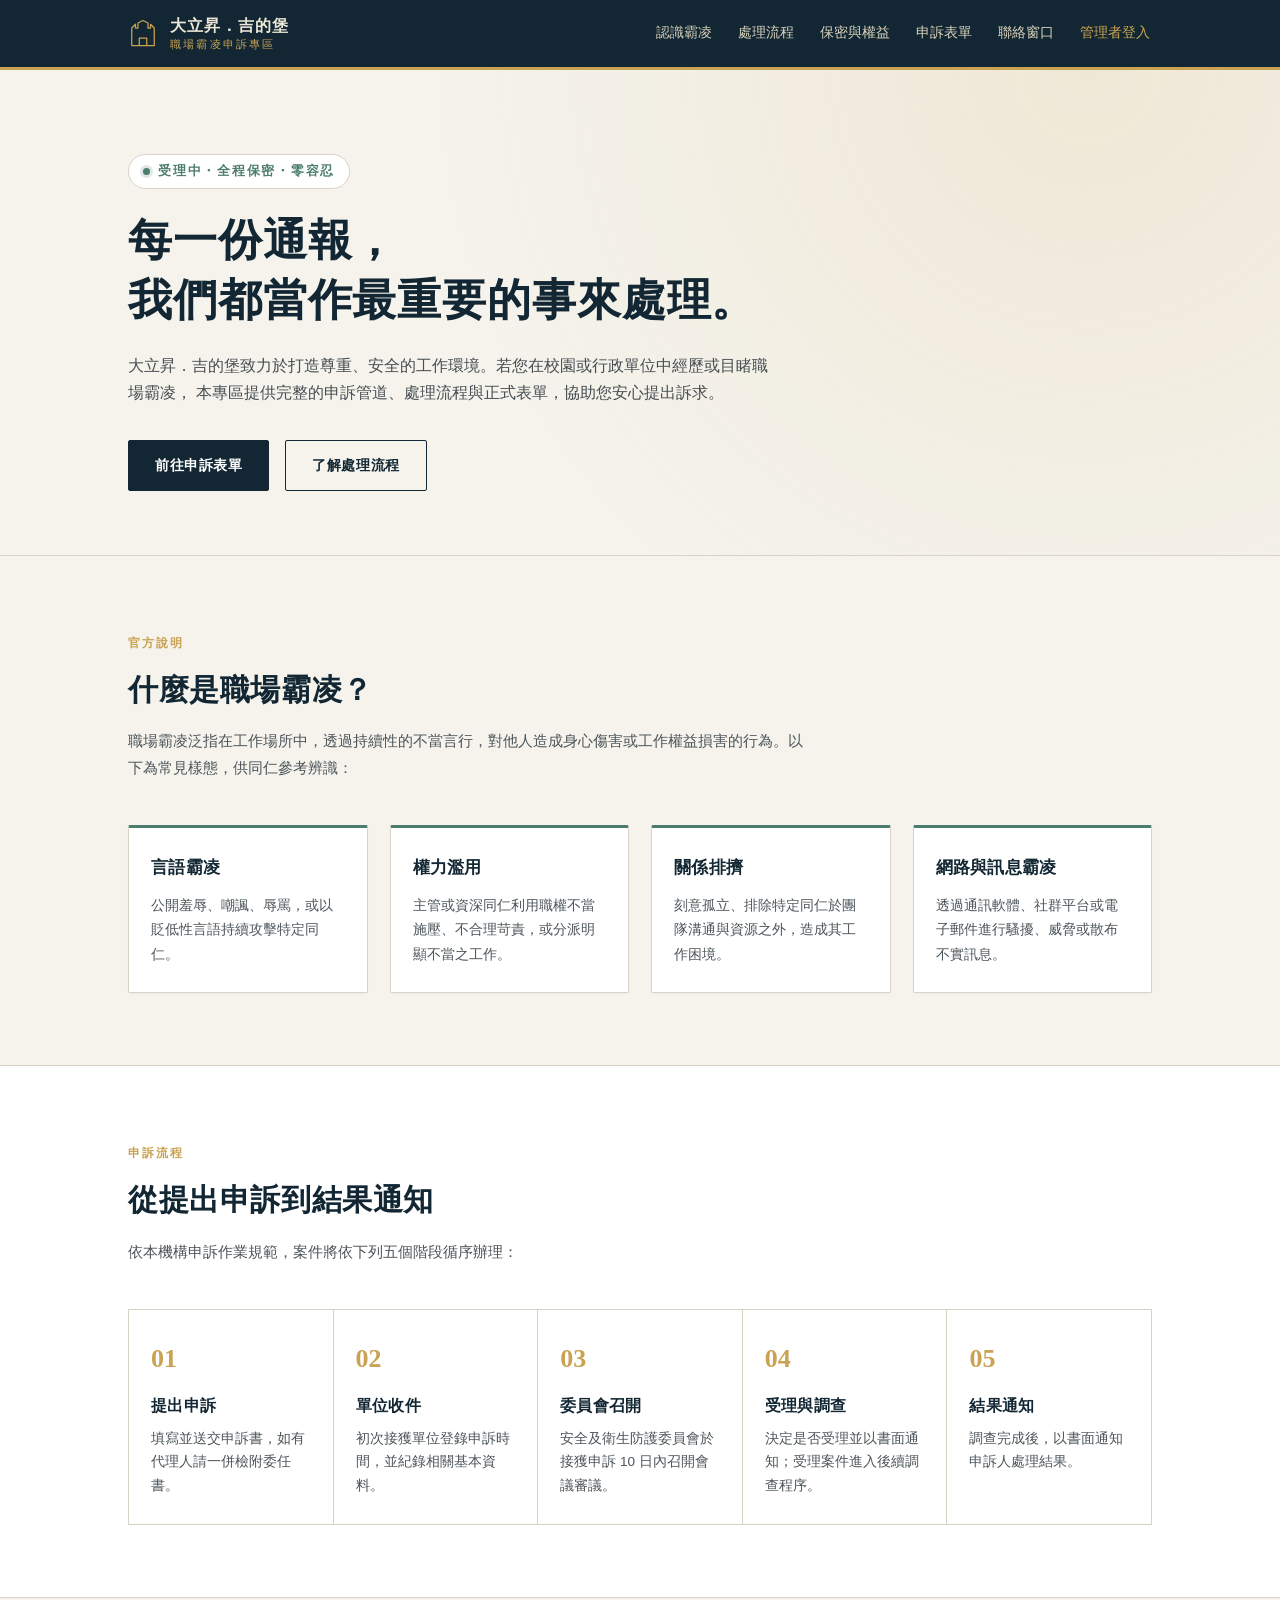
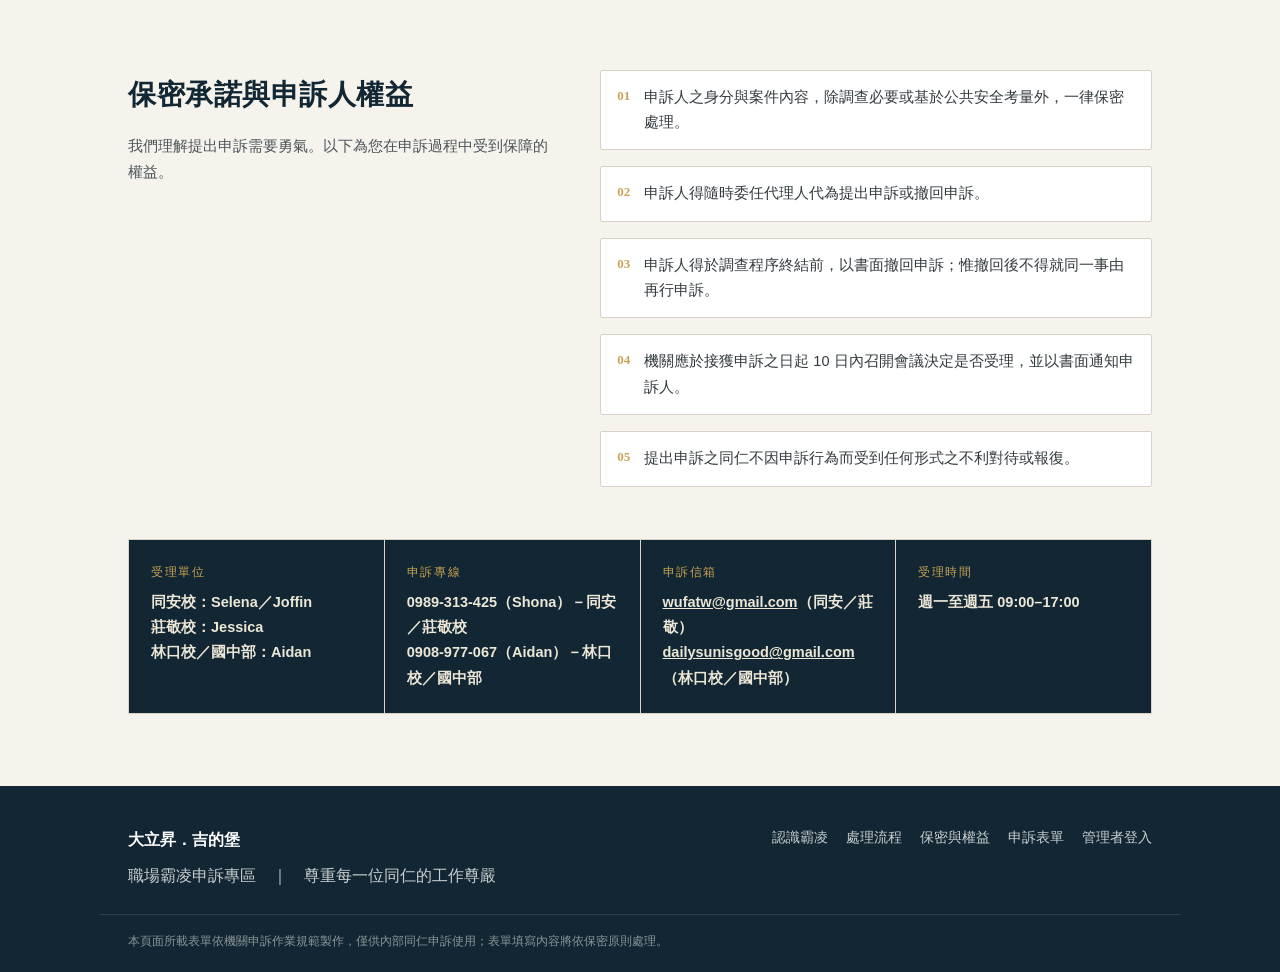
<file: index.html>
<!DOCTYPE html>
<html lang="zh-Hant">
<head>
<meta charset="UTF-8">
<meta name="viewport" content="width=device-width, initial-scale=1.0">
<title>大立昇吉的堡｜職場霸凌申訴專區</title>
<link rel="stylesheet" href="assets/style.css">
</head>
<body>
<header class="site-header">
  <div class="header-inner">
    <div class="brand">
      <svg width="30" height="30" viewBox="0 0 48 48" fill="none" xmlns="http://www.w3.org/2000/svg">
        <path d="M6 44V16L12 10V16H16V8L24 4L32 8V16H36V10L42 16V44H6Z" stroke="#C9A253" stroke-width="2" stroke-linejoin="round"/>
        <path d="M18 44V32H30V44" stroke="#C9A253" stroke-width="2" stroke-linejoin="round"/>
      </svg>
      <div class="brand-text">
        <span class="org">大立昇．吉的堡</span>
        <span class="sub">職場霸凌申訴專區</span>
      </div>
    </div>
    <nav class="main-nav">
      <a href="#about">認識霸凌</a>
      <a href="#process">處理流程</a>
      <a href="#rights">保密與權益</a>
      <a href="report.html">申訴表單</a>
      <a href="#contact">聯絡窗口</a>
      <a href="admin.html" class="admin-link">管理者登入</a>
    </nav>
  </div>
</header>

<section class="hero">
  <div class="wrap">
    <span class="eyebrow"><span class="dot"></span>受理中・全程保密・零容忍</span>
    <h1>每一份通報，<br>我們都當作最重要的事來處理。</h1>
    <p class="lede">
      大立昇．吉的堡致力於打造尊重、安全的工作環境。若您在校園或行政單位中經歷或目睹職場霸凌，
      本專區提供完整的申訴管道、處理流程與正式表單，協助您安心提出訴求。
    </p>
    <div class="cta-row">
      <a href="report.html" class="btn btn-primary">前往申訴表單</a>
      <a href="#process" class="btn btn-outline">了解處理流程</a>
    </div>
  </div>
</section>

<section id="about">
  <div class="wrap">
    <div class="section-head">
      <span class="kicker">官方說明</span>
      <h2>什麼是職場霸凌？</h2>
      <p>職場霸凌泛指在工作場所中，透過持續性的不當言行，對他人造成身心傷害或工作權益損害的行為。以下為常見樣態，供同仁參考辨識：</p>
    </div>
    <div class="card-grid">
      <div class="info-card">
        <h3>言語霸凌</h3>
        <p>公開羞辱、嘲諷、辱罵，或以貶低性言語持續攻擊特定同仁。</p>
      </div>
      <div class="info-card">
        <h3>權力濫用</h3>
        <p>主管或資深同仁利用職權不當施壓、不合理苛責，或分派明顯不當之工作。</p>
      </div>
      <div class="info-card">
        <h3>關係排擠</h3>
        <p>刻意孤立、排除特定同仁於團隊溝通與資源之外，造成其工作困境。</p>
      </div>
      <div class="info-card">
        <h3>網路與訊息霸凌</h3>
        <p>透過通訊軟體、社群平台或電子郵件進行騷擾、威脅或散布不實訊息。</p>
      </div>
    </div>
  </div>
</section>

<section id="process" style="background:#fff;border-top:1px solid var(--line);border-bottom:1px solid var(--line);">
  <div class="wrap">
    <div class="section-head">
      <span class="kicker">申訴流程</span>
      <h2>從提出申訴到結果通知</h2>
      <p>依本機構申訴作業規範，案件將依下列五個階段循序辦理：</p>
    </div>
    <div class="timeline">
      <div class="tl-step">
        <span class="num">01</span>
        <h3>提出申訴</h3>
        <p>填寫並送交申訴書，如有代理人請一併檢附委任書。</p>
      </div>
      <div class="tl-step">
        <span class="num">02</span>
        <h3>單位收件</h3>
        <p>初次接獲單位登錄申訴時間，並紀錄相關基本資料。</p>
      </div>
      <div class="tl-step">
        <span class="num">03</span>
        <h3>委員會召開</h3>
        <p>安全及衛生防護委員會於接獲申訴 10 日內召開會議審議。</p>
      </div>
      <div class="tl-step">
        <span class="num">04</span>
        <h3>受理與調查</h3>
        <p>決定是否受理並以書面通知；受理案件進入後續調查程序。</p>
      </div>
      <div class="tl-step">
        <span class="num">05</span>
        <h3>結果通知</h3>
        <p>調查完成後，以書面通知申訴人處理結果。</p>
      </div>
    </div>
  </div>
</section>

<section id="rights">
  <div class="wrap">
    <div class="rights-panel">
      <div>
        <h2>保密承諾與申訴人權益</h2>
        <p class="lede">我們理解提出申訴需要勇氣。以下為您在申訴過程中受到保障的權益。</p>
      </div>
      <ul class="rights-list">
        <li><span class="mark">01</span> 申訴人之身分與案件內容，除調查必要或基於公共安全考量外，一律保密處理。</li>
        <li><span class="mark">02</span> 申訴人得隨時委任代理人代為提出申訴或撤回申訴。</li>
        <li><span class="mark">03</span> 申訴人得於調查程序終結前，以書面撤回申訴；惟撤回後不得就同一事由再行申訴。</li>
        <li><span class="mark">04</span> 機關應於接獲申訴之日起 10 日內召開會議決定是否受理，並以書面通知申訴人。</li>
        <li><span class="mark">05</span> 提出申訴之同仁不因申訴行為而受到任何形式之不利對待或報復。</li>
      </ul>
    </div>

    <div class="contact-strip" id="contact">
      <div class="contact-item">
        <div class="label">受理單位</div>
        <div class="value">同安校：Selena／Joffin<br>莊敬校：Jessica<br>林口校／國中部：Aidan</div>
      </div>
      <div class="contact-item">
        <div class="label">申訴專線</div>
        <div class="value">0989-313-425（Shona）－同安／莊敬校<br>0908-977-067（Aidan）－林口校／國中部</div>
      </div>
      <div class="contact-item">
        <div class="label">申訴信箱</div>
        <div class="value"><a href="mailto:wufatw@gmail.com">wufatw@gmail.com</a>（同安／莊敬）<br><a href="mailto:dailysunisgood@gmail.com">dailysunisgood@gmail.com</a>（林口校／國中部）</div>
      </div>
      <div class="contact-item">
        <div class="label">受理時間</div>
        <div class="value">週一至週五 09:00–17:00</div>
      </div>
    </div>
  </div>
</section>

<footer>
  <div class="wrap foot-inner">
    <div>
      <div class="foot-brand">大立昇．吉的堡</div>
      <div>職場霸凌申訴專區　｜　尊重每一位同仁的工作尊嚴</div>
    </div>
    <div class="foot-links">
      <a href="#about">認識霸凌</a>
      <a href="#process">處理流程</a>
      <a href="#rights">保密與權益</a>
      <a href="report.html">申訴表單</a>
      <a href="admin.html">管理者登入</a>
    </div>
  </div>
  <div class="wrap copyright">
    本頁面所載表單依機關申訴作業規範製作，僅供內部同仁申訴使用；表單填寫內容將依保密原則處理。
  </div>
</footer>

<script src="js/main.js"></script>
</body>
</html>
</file>
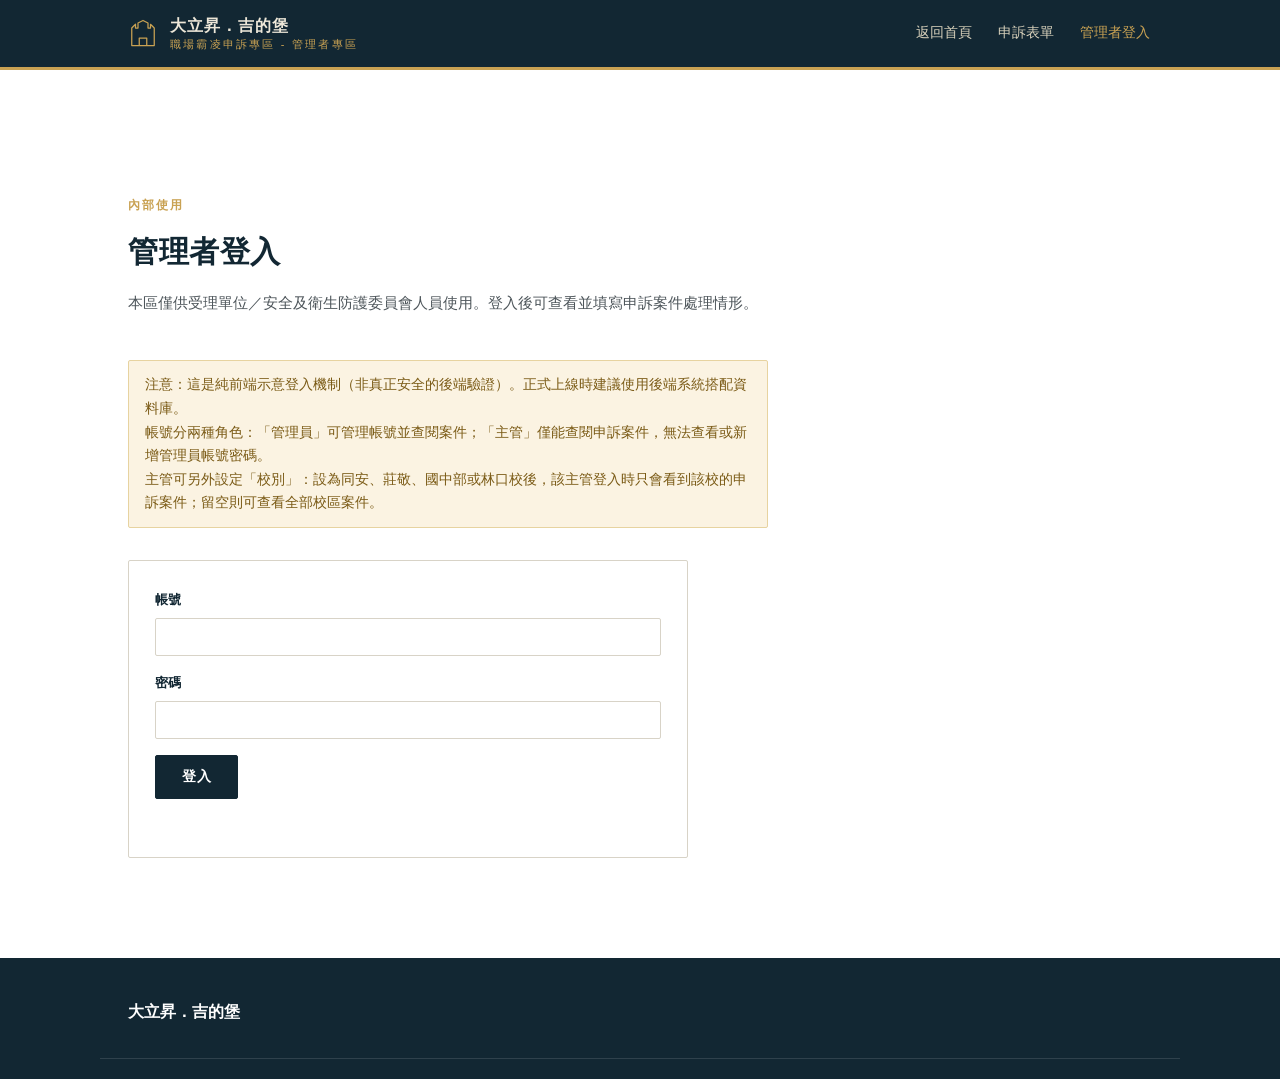
<file: admin.html>
<!DOCTYPE html>
<html lang="zh-Hant">
<head>
<meta charset="UTF-8">
<meta name="viewport" content="width=device-width, initial-scale=1.0">
<title>管理者專區｜大立昇吉的堡職場霸凌申訴專區</title>
<link rel="stylesheet" href="assets/style.css">
</head>
<body>
<header class="site-header">
  <div class="header-inner">
    <div class="brand">
      <svg width="30" height="30" viewBox="0 0 48 48" fill="none" xmlns="http://www.w3.org/2000/svg">
        <path d="M6 44V16L12 10V16H16V8L24 4L32 8V16H36V10L42 16V44H6Z" stroke="#C9A253" stroke-width="2" stroke-linejoin="round"/>
        <path d="M18 44V32H30V44" stroke="#C9A253" stroke-width="2" stroke-linejoin="round"/>
      </svg>
      <div class="brand-text">
        <span class="org">大立昇．吉的堡</span>
        <span class="sub">職場霸凌申訴專區 - 管理者專區</span>
      </div>
    </div>
    <nav class="main-nav">
      <a href="index.html">返回首頁</a>
      <a href="report.html">申訴表單</a>
      <a href="admin.html" class="admin-link">管理者登入</a>
    </nav>
  </div>
</header>

<section class="admin-section" id="admin" style="padding-top:120px; padding-bottom:100px;">
  <div class="wrap">
    <div class="section-head">
      <span class="kicker">內部使用</span>
      <h2>管理者登入</h2>
      <p>本區僅供受理單位／安全及衛生防護委員會人員使用。登入後可查看並填寫申訴案件處理情形。</p>
    </div>

    <div class="admin-note" style="max-width:640px;">
      注意：這是純前端示意登入機制（非真正安全的後端驗證）。正式上線時建議使用後端系統搭配資料庫。<br>
      帳號分兩種角色：「管理員」可管理帳號並查閱案件；「主管」僅能查閱申訴案件，無法查看或新增管理員帳號密碼。<br>
      主管可另外設定「校別」：設為同安、莊敬、國中部或林口校後，該主管登入時只會看到該校的申訴案件；留空則可查看全部校區案件。
    </div>

    <!-- 登入表單 -->
    <div class="admin-box" id="admin-login-box">
      <div class="field">
        <label for="admin-user">帳號</label>
        <input type="text" id="admin-user" autocomplete="username">
      </div>
      <div class="field">
        <label for="admin-pass">密碼</label>
        <input type="password" id="admin-pass" autocomplete="current-password">
      </div>
      <button class="btn btn-primary" onclick="adminLogin()">登入</button>
      <div id="admin-msg"></div>
    </div>

    <!-- 登入後面板 -->
    <div id="admin-panel" style="display:none;">
      <div class="admin-box">
        <p class="status-line">已登入管理者帳號：<strong id="admin-username-display"></strong>　（<span id="admin-role-display"></span>）</p>
        <button class="btn btn-outline" onclick="adminLogout()">登出</button>
      </div>

      <!-- 帳號管理區（僅「管理員」角色可見；主管角色登入時整段隱藏，且不會呼叫讀取帳號名單的 API） -->
      <div id="account-mgmt-panel" style="display:none;">
        <div class="card-grid" style="margin-top:36px;">
          <!-- 管理員列表 -->
          <div class="info-card" style="border-top-color:var(--navy);">
            <h3>管理員帳號一覽</h3>
            <table id="admin-list-table" style="width:100%;border-collapse:collapse;font-size:13.5px;">
              <thead>
                <tr>
                  <th style="text-align:left;border-bottom:1px solid var(--line);padding:6px 4px;color:var(--navy-deep);">帳號</th>
                  <th style="text-align:left;border-bottom:1px solid var(--line);padding:6px 4px;color:var(--navy-deep);">密碼</th>
                  <th style="text-align:left;border-bottom:1px solid var(--line);padding:6px 4px;color:var(--navy-deep);">身分</th>
                  <th style="text-align:left;border-bottom:1px solid var(--line);padding:6px 4px;color:var(--navy-deep);">校別</th>
                  <th style="border-bottom:1px solid var(--line);padding:6px 4px;"></th>
                </tr>
              </thead>
              <tbody id="admin-list-body"></tbody>
            </table>
            <p id="admin-list-note" style="font-size:12px;color:#75808a;margin:10px 0 0;"></p>
          </div>

          <!-- 新增管理員 -->
          <div class="info-card" style="border-top-color:var(--gold);">
            <h3>新增管理員／主管</h3>
            <div class="field">
              <label for="new-admin-user">新帳號</label>
              <input type="text" id="new-admin-user">
            </div>
            <div class="field">
              <label for="new-admin-pass">新密碼</label>
              <input type="text" id="new-admin-pass">
            </div>
            <div class="field">
              <label for="new-admin-role">角色</label>
              <select id="new-admin-role">
                <option value="admin">管理員（可管理帳號＋查閱案件）</option>
                <option value="supervisor">主管（僅可查閱申訴案件）</option>
              </select>
            </div>
            <div class="field">
              <label for="new-admin-branch">校別（僅主管角色會依此過濾案件）</label>
              <select id="new-admin-branch">
                <option value="">不分校（可查看全部）</option>
                <option value="同安">同安</option>
                <option value="莊敬">莊敬</option>
                <option value="國中部">國中部</option>
                <option value="林口校">林口校</option>
              </select>
            </div>
            <button class="btn btn-primary" onclick="addAdminAccount()">新增帳號</button>
            <div id="new-admin-msg" style="min-height:18px;font-size:13px;margin-top:10px;"></div>
          </div>

          <!-- 新案件通知設定 -->
          <div class="info-card" style="border-top-color:var(--danger);">
            <h3>新案件通知設定</h3>
            <p style="font-size:13px;color:#4d555a;margin-bottom:14px;">有新的申請案件送出時，系統會自動寄信通知以下信箱（可填多組，以逗號分隔）。留空則不寄送通知信。</p>
            <div class="field">
              <label for="notify-email">通知信箱</label>
              <input type="text" id="notify-email" placeholder="例如：a@example.com, b@example.com">
            </div>
            <button class="btn btn-primary" onclick="saveNotifySettings()">儲存設定</button>
            <div id="notify-settings-msg" style="min-height:18px;font-size:13px;margin-top:10px;"></div>
          </div>
        </div>
      </div>

      <!-- 申訴案件瀏覽 -->
      <div class="info-card" style="margin-top:24px;border-top-color:var(--teal);">
        <div style="display:flex;align-items:center;justify-content:space-between;flex-wrap:wrap;gap:12px;">
          <h3 style="margin:0;">申訴案件瀏覽</h3>
          <button class="print-btn" onclick="loadCases()">重新整理</button>
        </div>
        <table id="cases-table" style="width:100%;border-collapse:collapse;font-size:13.5px;margin-top:14px;">
          <thead>
            <tr>
              <th style="text-align:left;border-bottom:1px solid var(--line);padding:6px 4px;color:var(--navy-deep);">時間</th>
              <th style="text-align:left;border-bottom:1px solid var(--line);padding:6px 4px;color:var(--navy-deep);">類別</th>
              <th style="text-align:left;border-bottom:1px solid var(--line);padding:6px 4px;color:var(--navy-deep);">校別</th>
              <th style="text-align:left;border-bottom:1px solid var(--line);padding:6px 4px;color:var(--navy-deep);">申請人</th>
              <th style="border-bottom:1px solid var(--line);padding:6px 4px;"></th>
            </tr>
          </thead>
          <tbody id="cases-body"></tbody>
        </table>
        <p id="cases-note" style="font-size:12px;color:#75808a;margin:10px 0 0;"></p>
      </div>
    </div>
  </div>
</section>

<!-- 案件完整內容 -->
<div class="preview-overlay" id="case-detail-overlay">
  <div class="preview-modal">
    <div class="preview-modal-head">
      <h3 id="case-detail-title">案件內容</h3>
      <button class="preview-close" onclick="closeCaseDetail()" aria-label="關閉">&times;</button>
    </div>
    <div class="preview-modal-body">
      <table class="preview-table"><tbody id="case-detail-body"></tbody></table>
    </div>
    <div class="preview-modal-foot">
      <button class="btn btn-outline" onclick="closeCaseDetail()">關閉</button>
    </div>
  </div>
</div>

<footer>
  <div class="wrap foot-inner">
    <div>
      <div class="foot-brand">大立昇．吉的堡</div>
    </div>
  </div>
</footer>

<script src="js/main.js"></script>
</body>
</html>
</file>
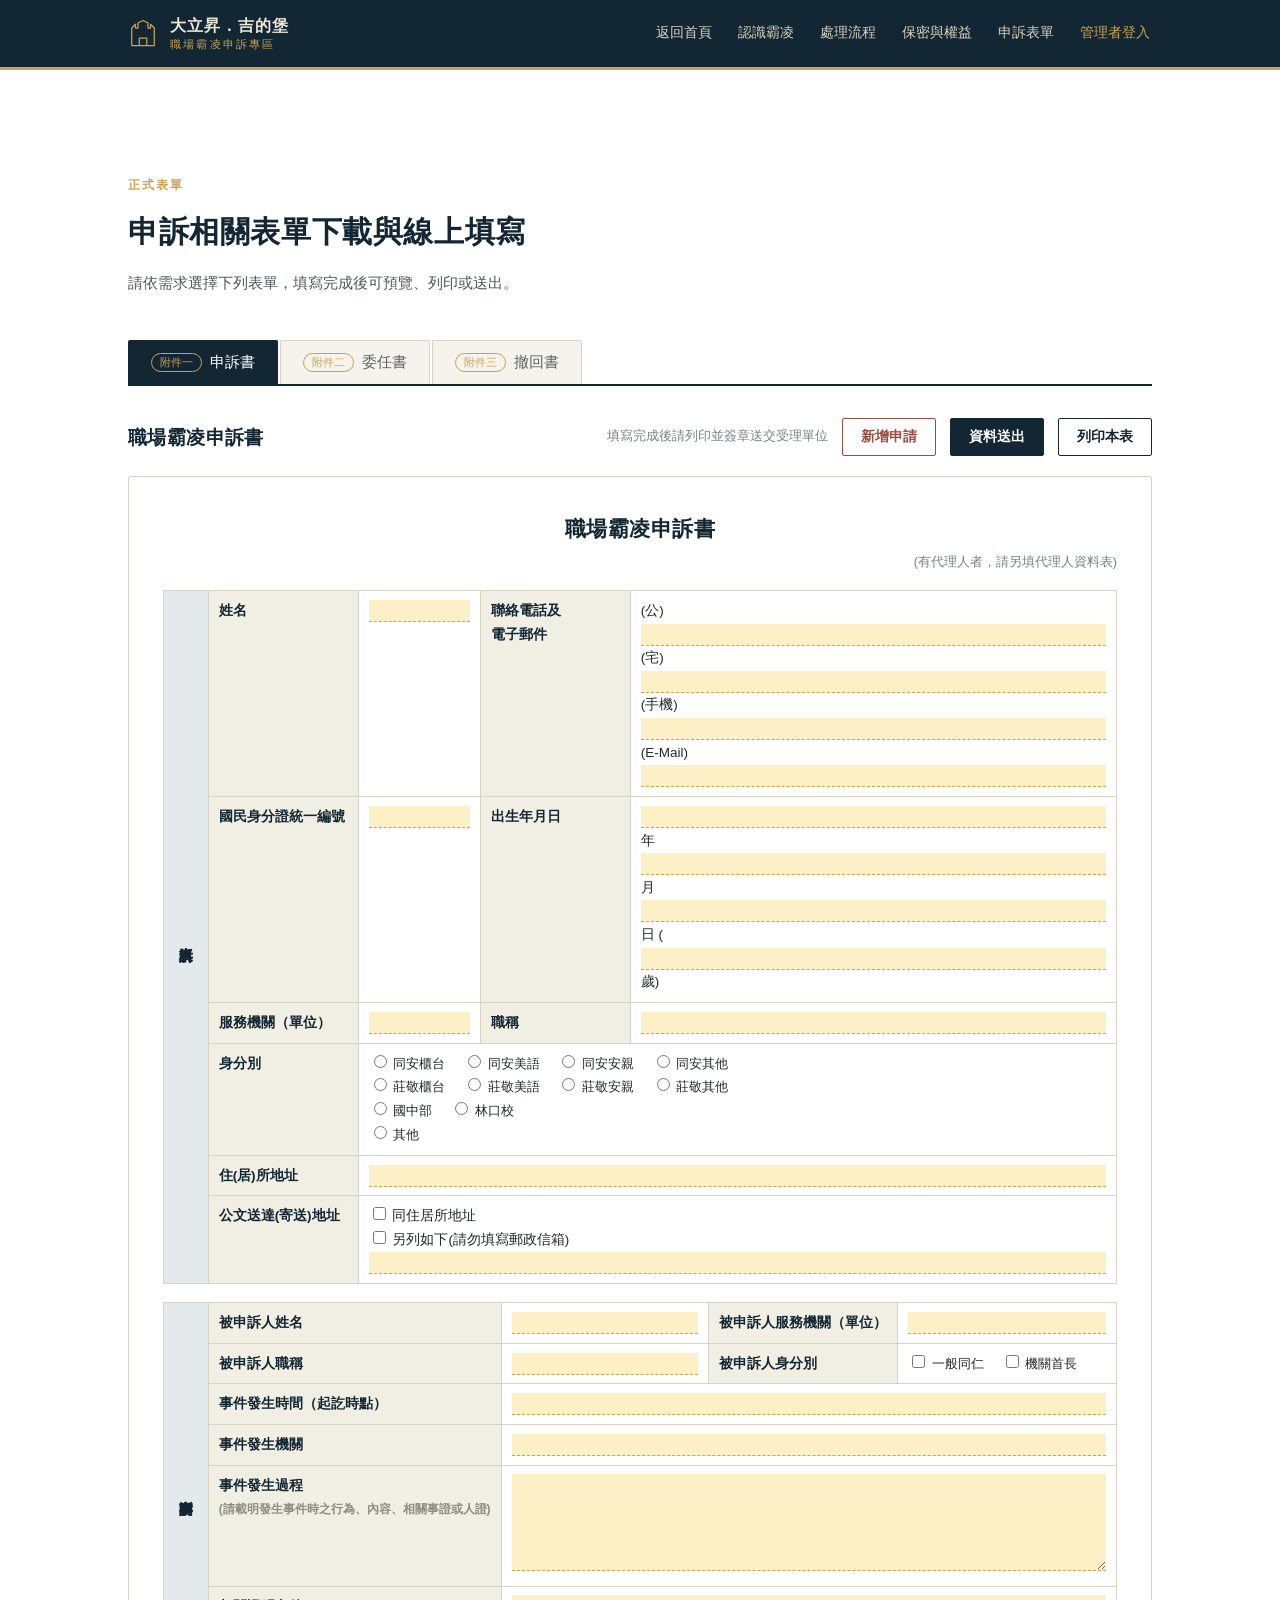
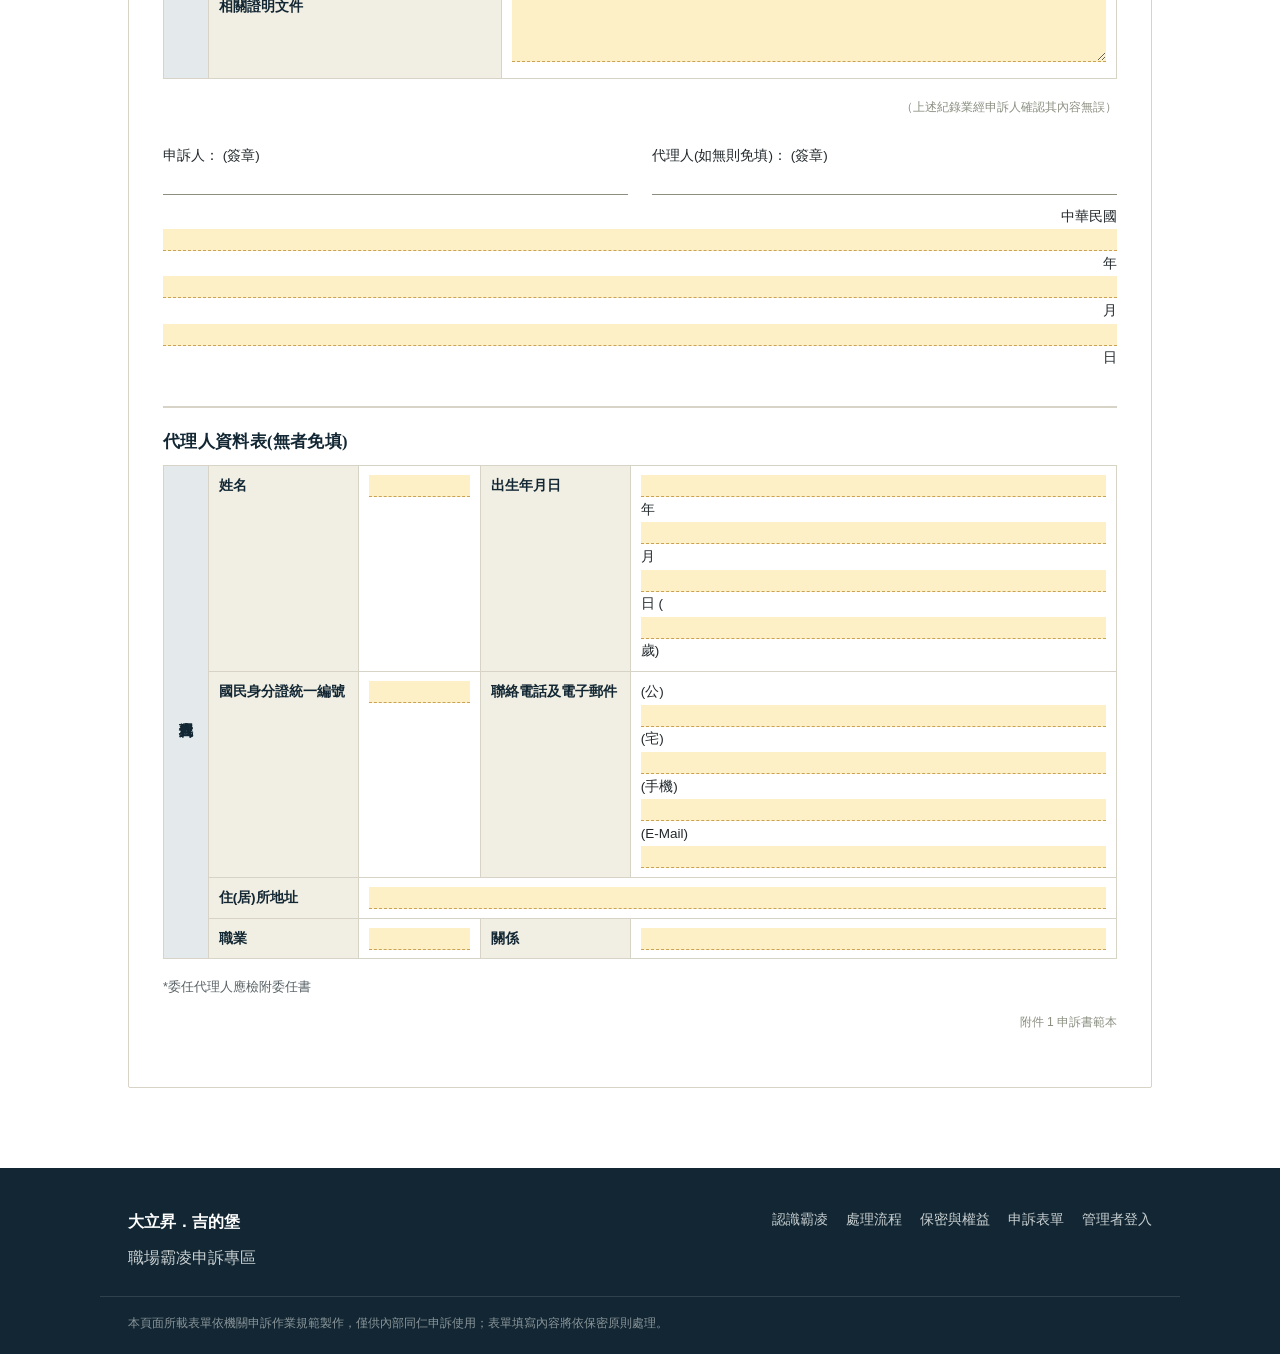
<file: report.html>
<!DOCTYPE html>
<html lang="zh-Hant">
<head>
<meta charset="UTF-8">
<meta name="viewport" content="width=device-width, initial-scale=1.0">
<title>申訴表單｜大立昇吉的堡職場霸凌申訴專區</title>
<link rel="stylesheet" href="assets/style.css">
</head>
<body>
<header class="site-header">
  <div class="header-inner">
    <div class="brand">
      <svg width="30" height="30" viewBox="0 0 48 48" fill="none" xmlns="http://www.w3.org/2000/svg">
        <path d="M6 44V16L12 10V16H16V8L24 4L32 8V16H36V10L42 16V44H6Z" stroke="#C9A253" stroke-width="2" stroke-linejoin="round"/>
        <path d="M18 44V32H30V44" stroke="#C9A253" stroke-width="2" stroke-linejoin="round"/>
      </svg>
      <div class="brand-text">
        <span class="org">大立昇．吉的堡</span>
        <span class="sub">職場霸凌申訴專區</span>
      </div>
    </div>
    <nav class="main-nav">
      <a href="index.html">返回首頁</a>
      <a href="index.html#about">認識霸凌</a>
      <a href="index.html#process">處理流程</a>
      <a href="index.html#rights">保密與權益</a>
      <a href="report.html">申訴表單</a>
      <a href="admin.html" class="admin-link">管理者登入</a>
    </nav>
  </div>
</header>

<section class="forms-section" style="padding:100px 0 80px;">
  <div class="wrap">
    <div class="section-head">
      <span class="kicker">正式表單</span>
      <h2>申訴相關表單下載與線上填寫</h2>
      <p>請依需求選擇下列表單，填寫完成後可預覽、列印或送出。</p>
    </div>

    <div class="tab-bar" role="tablist">
      <button class="tab-btn active" data-tab="tab-suit"><span class="tag">附件一</span>申訴書</button>
      <button class="tab-btn" data-tab="tab-proxy"><span class="tag">附件二</span>委任書</button>
      <button class="tab-btn" data-tab="tab-withdraw"><span class="tag">附件三</span>撤回書</button>
    </div>

    <!-- ================= 附件一：申訴書 ================= -->
    <div class="tab-panel active" id="tab-suit">
      <div class="panel-toolbar">
        <h3>職場霸凌申訴書</h3>
        <div style="display:flex;align-items:center;gap:14px;">
          <span class="hint">填寫完成後請列印並簽章送交受理單位</span>
          <button class="reset-btn" onclick="resetForm('tab-suit', '職場霸凌申訴書')">新增申請</button>
          <button class="submit-btn" onclick="openPreview('tab-suit', '職場霸凌申訴書')">資料送出</button>
          <button class="print-btn" onclick="printTab('tab-suit')">列印本表</button>
        </div>
      </div>
      <div class="form-doc">
        <h1 class="doc-title">職場霸凌申訴書</h1>
        <div class="doc-note">(有代理人者，請另填代理人資料表)</div>

        <table>
          <tr>
            <td class="section-title" rowspan="6">申訴人資料</td>
            <td class="label">姓名</td>
            <td><input type="text" data-field="申訴人姓名"></td>
            <td class="label">聯絡電話及<br>電子郵件</td>
            <td>
              (公) <input type="text" data-field="申訴人電話(公)"><br>
              (宅) <input type="text" data-field="申訴人電話(宅)"><br>
              (手機) <input type="text" data-field="申訴人電話(手機)"><br>
              (E-Mail) <input type="text" data-field="申訴人Email">
            </td>
          </tr>
          <tr>
            <td class="label">國民身分證統一編號</td>
            <td><input type="text" data-field="申訴人身分證字號"></td>
            <td class="label">出生年月日</td>
            <td>
              <input type="text" class="short" data-field="申訴人出生年"> 年
              <input type="text" class="short" data-field="申訴人出生月"> 月
              <input type="text" class="short" data-field="申訴人出生日"> 日
              ( <input type="text" class="short" data-field="申訴人年齡"> 歲)
            </td>
          </tr>
          <tr>
            <td class="label">服務機關（單位）</td>
            <td><input type="text" data-field="申訴人服務機關"></td>
            <td class="label">職稱</td>
            <td><input type="text" data-field="申訴人職稱"></td>
          </tr>
          <tr>
            <td class="label">身分別</td>
            <td colspan="3" class="checkbox-group">
              <label><input type="radio" name="applicant-identity" data-field="申訴人身分別" data-value="同安櫃台"> 同安櫃台</label>
              <label><input type="radio" name="applicant-identity" data-field="申訴人身分別" data-value="同安美語"> 同安美語</label>
              <label><input type="radio" name="applicant-identity" data-field="申訴人身分別" data-value="同安安親"> 同安安親</label>
              <label><input type="radio" name="applicant-identity" data-field="申訴人身分別" data-value="同安其他"> 同安其他</label><br>
              <label><input type="radio" name="applicant-identity" data-field="申訴人身分別" data-value="莊敬櫃台"> 莊敬櫃台</label>
              <label><input type="radio" name="applicant-identity" data-field="申訴人身分別" data-value="莊敬美語"> 莊敬美語</label>
              <label><input type="radio" name="applicant-identity" data-field="申訴人身分別" data-value="莊敬安親"> 莊敬安親</label>
              <label><input type="radio" name="applicant-identity" data-field="申訴人身分別" data-value="莊敬其他"> 莊敬其他</label><br>
              <label><input type="radio" name="applicant-identity" data-field="申訴人身分別" data-value="國中部"> 國中部</label>
              <label><input type="radio" name="applicant-identity" data-field="申訴人身分別" data-value="林口校"> 林口校</label><br>
              <label><input type="radio" name="applicant-identity" data-field="申訴人身分別" data-value="其他"> 其他</label>
            </td>
          </tr>
          <tr>
            <td class="label">住(居)所地址</td>
            <td colspan="3"><input type="text" data-field="申訴人住居所地址"></td>
          </tr>
          <tr>
            <td class="label">公文送達(寄送)地址</td>
            <td colspan="3">
              <label><input type="checkbox" data-field="送達地址方式" data-value="同住居所地址"> 同住居所地址</label><br>
              <label><input type="checkbox" data-field="送達地址方式" data-value="另列如下"> 另列如下(請勿填寫郵政信箱)</label>
              <input type="text" data-field="送達地址(另列)">
            </td>
          </tr>
        </table>

        <table>
          <tr>
            <td class="section-title" rowspan="6">申訴事實內容</td>
            <td class="label">被申訴人姓名</td>
            <td><input type="text" data-field="被申訴人姓名"></td>
            <td class="label">被申訴人服務機關（單位）</td>
            <td><input type="text" data-field="被申訴人服務機關"></td>
          </tr>
          <tr>
            <td class="label">被申訴人職稱</td>
            <td><input type="text" data-field="被申訴人職稱"></td>
            <td class="label">被申訴人身分別</td>
            <td class="checkbox-group">
              <label><input type="checkbox" data-field="被申訴人身分別" data-value="一般同仁"> 一般同仁</label>
              <label><input type="checkbox" data-field="被申訴人身分別" data-value="機關首長"> 機關首長</label>
            </td>
          </tr>
          <tr>
            <td class="label">事件發生時間（起訖時點）</td>
            <td colspan="3"><input type="text" data-field="事件發生時間"></td>
          </tr>
          <tr>
            <td class="label">事件發生機關</td>
            <td colspan="3"><input type="text" data-field="事件發生機關"></td>
          </tr>
          <tr>
            <td class="label">事件發生過程<br><span class="small">(請載明發生事件時之行為、內容、相關事證或人證)</span></td>
            <td colspan="3"><textarea rows="6" data-field="事件發生過程"></textarea></td>
          </tr>
          <tr>
            <td class="label">相關證明文件</td>
            <td colspan="3"><textarea rows="4" data-field="相關證明文件"></textarea></td>
          </tr>
        </table>

        <p class="small" style="text-align:right;">（上述紀錄業經申訴人確認其內容無誤）</p>

        <div class="signature-line">
          <div>申訴人： (簽章)</div>
          <div>代理人(如無則免填)： (簽章)</div>
        </div>

        <div class="date-line">
          中華民國 <input type="text" class="short" data-field="申訴日期-年"> 年
          <input type="text" class="short" data-field="申訴日期-月"> 月
          <input type="text" class="short" data-field="申訴日期-日"> 日
        </div>

        <h2>代理人資料表(無者免填)</h2>
        <table>
          <tr>
            <td class="section-title" rowspan="4">代理人資料</td>
            <td class="label">姓名</td>
            <td><input type="text" data-field="代理人姓名"></td>
            <td class="label">出生年月日</td>
            <td>
              <input type="text" class="short" data-field="代理人出生年"> 年
              <input type="text" class="short" data-field="代理人出生月"> 月
              <input type="text" class="short" data-field="代理人出生日"> 日
              ( <input type="text" class="short" data-field="代理人年齡"> 歲)
            </td>
          </tr>
          <tr>
            <td class="label">國民身分證統一編號</td>
            <td><input type="text" data-field="代理人身分證字號"></td>
            <td class="label">聯絡電話及電子郵件</td>
            <td>
              (公) <input type="text" data-field="代理人電話(公)"><br>
              (宅) <input type="text" data-field="代理人電話(宅)"><br>
              (手機) <input type="text" data-field="代理人電話(手機)"><br>
              (E-Mail) <input type="text" data-field="代理人Email">
            </td>
          </tr>
          <tr>
            <td class="label">住(居)所地址</td>
            <td colspan="3"><input type="text" data-field="代理人住居所地址"></td>
          </tr>
          <tr>
            <td class="label">職業</td>
            <td><input type="text" data-field="代理人職業"></td>
            <td class="label">關係</td>
            <td><input type="text" data-field="代理人與申訴人關係"></td>
          </tr>
        </table>
        <p class="footer-note">*委任代理人應檢附委任書</p>

        <div class="admin-only" id="staff-block-suit">
          <h2 style="margin-top:0;">處理情形摘要（以下申訴人免填）</h2>
          <table>
            <tr>
              <td class="section-title" rowspan="4">初次接獲單位</td>
              <td class="label">單位名稱</td>
              <td><input type="text" data-field="受理單位名稱"></td>
              <td class="label">紀錄人姓名</td>
              <td><input type="text" data-field="紀錄人姓名"></td>
            </tr>
            <tr>
              <td class="label">聯絡電話</td>
              <td><input type="text" data-field="紀錄人聯絡電話"></td>
              <td class="label">職稱</td>
              <td><input type="text" data-field="紀錄人職稱"></td>
            </tr>
            <tr>
              <td class="label">被申訴人姓名</td>
              <td><input type="text" data-field="受理登記-被申訴人姓名"></td>
              <td class="label">被申訴人國民身分證統一編號</td>
              <td><input type="text" data-field="受理登記-被申訴人身分證字號"></td>
            </tr>
            <tr>
              <td class="label">接獲申訴時間</td>
              <td colspan="3">
                <input type="text" class="short" data-field="接獲申訴時間-年"> 年
                <input type="text" class="short" data-field="接獲申訴時間-月"> 月
                <input type="text" class="short" data-field="接獲申訴時間-日"> 日
                上（下）午 <input type="text" class="short" data-field="接獲申訴時間-時"> 時
                <input type="text" class="short" data-field="接獲申訴時間-分"> 分
              </td>
            </tr>
          </table>
          <p style="text-align:right;">紀錄人： (簽章)</p>

          <table>
            <tr>
              <td class="section-title" rowspan="3">安全及衛生防護委員會</td>
              <td class="label">召開會議時間</td>
              <td colspan="3">
                <input type="text" class="short" data-field="委員會會議時間-年"> 年
                <input type="text" class="short" data-field="委員會會議時間-月"> 月
                <input type="text" class="short" data-field="委員會會議時間-日"> 日
                上（下）午 <input type="text" class="short" data-field="委員會會議時間-時"> 時
                <input type="text" class="short" data-field="委員會會議時間-分"> 分
              </td>
            </tr>
            <tr>
              <td class="label">申訴是否受理</td>
              <td colspan="3">
                <label><input type="checkbox" data-field="是否受理" data-value="受理"> 受理</label>
                <label><input type="checkbox" data-field="是否受理" data-value="不受理"> 不受理</label>
                <textarea rows="2" placeholder="理由（不受理者應敘明理由）" data-field="不受理理由"></textarea>
              </td>
            </tr>
            <tr>
              <td class="label">召集人</td>
              <td colspan="3">（簽章）</td>
            </tr>
          </table>
          <p class="footer-note">附註：機關應於接獲申訴之日起 10 日內，召開防護委員會會議，決定是否受理，並以書面通知申訴人是否受理；無從通知者，免予通知；不受理者，應於書面通知內敘明理由。</p>
        </div>

        <p class="small" style="text-align:right;">附件 1 申訴書範本</p>
      </div>
    </div>

    <!-- ================= 附件二：委任書 ================= -->
    <div class="tab-panel" id="tab-proxy">
      <div class="panel-toolbar">
        <h3>職場霸凌事件申訴委任書</h3>
        <div style="display:flex;align-items:center;gap:14px;">
          <span class="hint">若申訴人委任他人代為申訴，請填寫本表</span>
          <button class="reset-btn" onclick="resetForm('tab-proxy', '職場霸凌事件申訴委任書')">新增申請</button>
          <button class="submit-btn" onclick="openPreview('tab-proxy', '職場霸凌事件申訴委任書')">資料送出</button>
          <button class="print-btn" onclick="printTab('tab-proxy')">列印本表</button>
        </div>
      </div>
      <div class="form-doc">
        <h1 class="doc-title">職場霸凌事件申訴委任書</h1>

        <div class="checkbox-group" style="text-align:right;margin-bottom:10px;">
          <label><input type="checkbox" data-field="委任狀態" data-value="並有"> 並有</label>
          <label><input type="checkbox" data-field="委任狀態" data-value="但無"> 但無</label>
        </div>

        <table>
          <tr>
            <th></th>
            <th>稱謂</th>
            <th>姓名</th>
            <th>出生年月日</th>
            <th>國民身分證統一編號</th>
            <th>住(居)所地址</th>
            <th>聯絡電話</th>
          </tr>
          <tr>
            <td class="section-title">委任人</td>
            <td><input type="text" data-field="委任人稱謂"></td>
            <td><input type="text" data-field="委任人姓名"></td>
            <td><input type="text" data-field="委任人出生年月日"></td>
            <td><input type="text" data-field="委任人身分證字號"></td>
            <td><input type="text" data-field="委任人住居所地址"></td>
            <td><input type="text" data-field="委任人聯絡電話"></td>
          </tr>
          <tr>
            <td class="section-title">委任代理人</td>
            <td><input type="text" data-field="委任代理人稱謂"></td>
            <td><input type="text" data-field="委任代理人姓名"></td>
            <td><input type="text" data-field="委任代理人出生年月日"></td>
            <td><input type="text" data-field="委任代理人身分證字號"></td>
            <td><input type="text" data-field="委任代理人住居所地址"></td>
            <td><input type="text" data-field="委任代理人聯絡電話"></td>
          </tr>
        </table>

        <div class="statement">
          茲委任 <input type="text" data-field="受任人姓名"> 為代理人，受委任人就本人與 <input type="text" data-field="相對人(被申訴人)姓名"> 間職場霸凌案件，有為一切申訴行為之代理權限，
          <label><input type="checkbox" data-field="委任特別權限" data-value="撤回申訴"> 撤回申訴</label> 之特別權限，爰依法提出本件委任書。
        </div>

        <div class="to-line">
          此致<br>
          <input type="text" class="wide" data-field="受理機關名稱">（機關名稱）
        </div>

        <div class="signature-line">
          <div>申訴人： (簽章)</div>
          <div>代理人(如無則免填)： (簽章)</div>
        </div>

        <div class="date-line">
          中華民國 <input type="text" class="short" data-field="委任書日期-年"> 年
          <input type="text" class="short" data-field="委任書日期-月"> 月
          <input type="text" class="short" data-field="委任書日期-日"> 日
        </div>

        <p class="small" style="text-align:right;">附件 2 委任書範本</p>
      </div>
    </div>

    <!-- ================= 附件三：撤回書 ================= -->
    <div class="tab-panel" id="tab-withdraw">
      <div class="panel-toolbar">
        <h3>職場霸凌申訴撤回書</h3>
        <div style="display:flex;align-items:center;gap:14px;">
          <span class="hint">申訴人得於調查程序終結前撤回申訴</span>
          <button class="reset-btn" onclick="resetForm('tab-withdraw', '職場霸凌申訴撤回書')">新增申請</button>
          <button class="submit-btn" onclick="openPreview('tab-withdraw', '職場霸凌申訴撤回書')">資料送出</button>
          <button class="print-btn" onclick="printTab('tab-withdraw')">列印本表</button>
        </div>
      </div>
      <div class="form-doc">
        <h1 class="doc-title">職場霸凌申訴撤回書</h1>

        <table>
          <tr>
            <td class="label">申訴人姓名</td>
            <td><input type="text" data-field="申訴人姓名"></td>
            <td class="label">出生年月日</td>
            <td>
              <input type="text" class="short" data-field="申訴人出生年"> 年
              <input type="text" class="short" data-field="申訴人出生月"> 月
              <input type="text" class="short" data-field="申訴人出生日"> 日
              ( <input type="text" class="short" data-field="申訴人年齡"> 歲)
            </td>
          </tr>
          <tr>
            <td class="label">國民身分證統一編號</td>
            <td><input type="text" data-field="申訴人身分證字號"></td>
            <td class="label">聯絡電話及電子郵件</td>
            <td>
              (公) <input type="text" data-field="申訴人電話(公)"><br>
              (宅) <input type="text" data-field="申訴人電話(宅)"><br>
              (手機) <input type="text" data-field="申訴人電話(手機)"><br>
              (E-Mail) <input type="text" data-field="申訴人Email">
            </td>
          </tr>
          <tr>
            <td class="label">住(居)所地址</td>
            <td colspan="3"><input type="text" data-field="申訴人住居所地址"></td>
          </tr>
          <tr>
            <td class="label">公文送達(寄送)地址</td>
            <td colspan="3">
              <label><input type="checkbox" data-field="送達地址方式" data-value="同住居所地址"> 同住居所地址</label><br>
              <label><input type="checkbox" data-field="送達地址方式" data-value="另列如下"> 另列如下(請勿填寫郵政信箱)</label>
              <input type="text" data-field="送達地址(另列)">
            </td>
          </tr>
          <tr>
            <td class="label">撤回原因（請簡述）</td>
            <td colspan="3"><textarea rows="4" data-field="撤回原因"></textarea></td>
          </tr>
          <tr>
            <td class="label">附件</td>
            <td colspan="3">檢附原申訴書影本</td>
          </tr>
        </table>

        <h2 style="margin-top:24px;">說明</h2>
        <ol>
          <li>本撤回書送達申訴受理機關後，申訴調查程序即予終止，但機關認有必要者，得本於職權繼續調查處理。</li>
          <li>申訴經撤回者，不得就同一事由再為申訴。</li>
          <li>本撤回書所載當事人相關資料，除有調查之必要或基於公共安全之考量者外，應予保密。</li>
        </ol>

        <div class="statement">
          本人（申訴人）已瞭解上開說明內容，撤回於
          <input type="text" class="short" data-field="撤回日期-年"> 年
          <input type="text" class="short" data-field="撤回日期-月"> 月
          <input type="text" class="short" data-field="撤回日期-日"> 日申訴
          <input type="text" class="mid" data-field="原申訴之被申訴人姓名">（被申訴人姓名）之職場霸凌申訴事件，特此聲明。
        </div>

        <div class="to-line">
          此致<br>
          <input type="text" class="wide" data-field="受理機關名稱">（申訴處理機關）
        </div>

        <div class="signature-line">
          <div>本人（申訴人）簽名： <input type="text" data-field="申訴人簽名"></div>
          <div>代理人簽名（無則免填）： <input type="text" data-field="代理人簽名"></div>
        </div>

        <div class="date-line">
          中華民國 <input type="text" class="short" data-field="撤回書填寫日期-年"> 年
          <input type="text" class="short" data-field="撤回書填寫日期-月"> 月
          <input type="text" class="short" data-field="撤回書填寫日期-日"> 日
        </div>

        <p class="small" style="text-align:right;">附件 3 申訴撤回書範本</p>
      </div>
    </div>
  </div>
</section>

<footer>
  <div class="wrap foot-inner">
    <div>
      <div class="foot-brand">大立昇．吉的堡</div>
      <div>職場霸凌申訴專區</div>
    </div>
    <div class="foot-links">
      <a href="index.html#about">認識霸凌</a>
      <a href="index.html#process">處理流程</a>
      <a href="index.html#rights">保密與權益</a>
      <a href="report.html">申訴表單</a>
      <a href="admin.html">管理者登入</a>
    </div>
  </div>
  <div class="wrap copyright">
    本頁面所載表單依機關申訴作業規範製作，僅供內部同仁申訴使用；表單填寫內容將依保密原則處理。
  </div>
</footer>

<!-- 預覽視窗 -->
<div class="preview-overlay" id="preview-overlay">
  <div class="preview-modal">
    <div class="preview-modal-head">
      <h3 id="preview-title">表單預覽</h3>
      <button class="preview-close" onclick="closePreview()" aria-label="關閉">&times;</button>
    </div>
    <div class="preview-modal-body">
      <table class="preview-table"><tbody id="preview-body"></tbody></table>
    </div>
    <div class="preview-modal-foot">
      <span class="submit-status" id="submit-status"></span>
      <button class="btn btn-outline" onclick="closePreview()">返回修改</button>
      <button class="btn btn-primary" id="confirm-submit-btn" onclick="confirmSubmit()">確認送出</button>
    </div>
  </div>
</div>

<script src="js/main.js"></script>
</body>
</html>
</file>
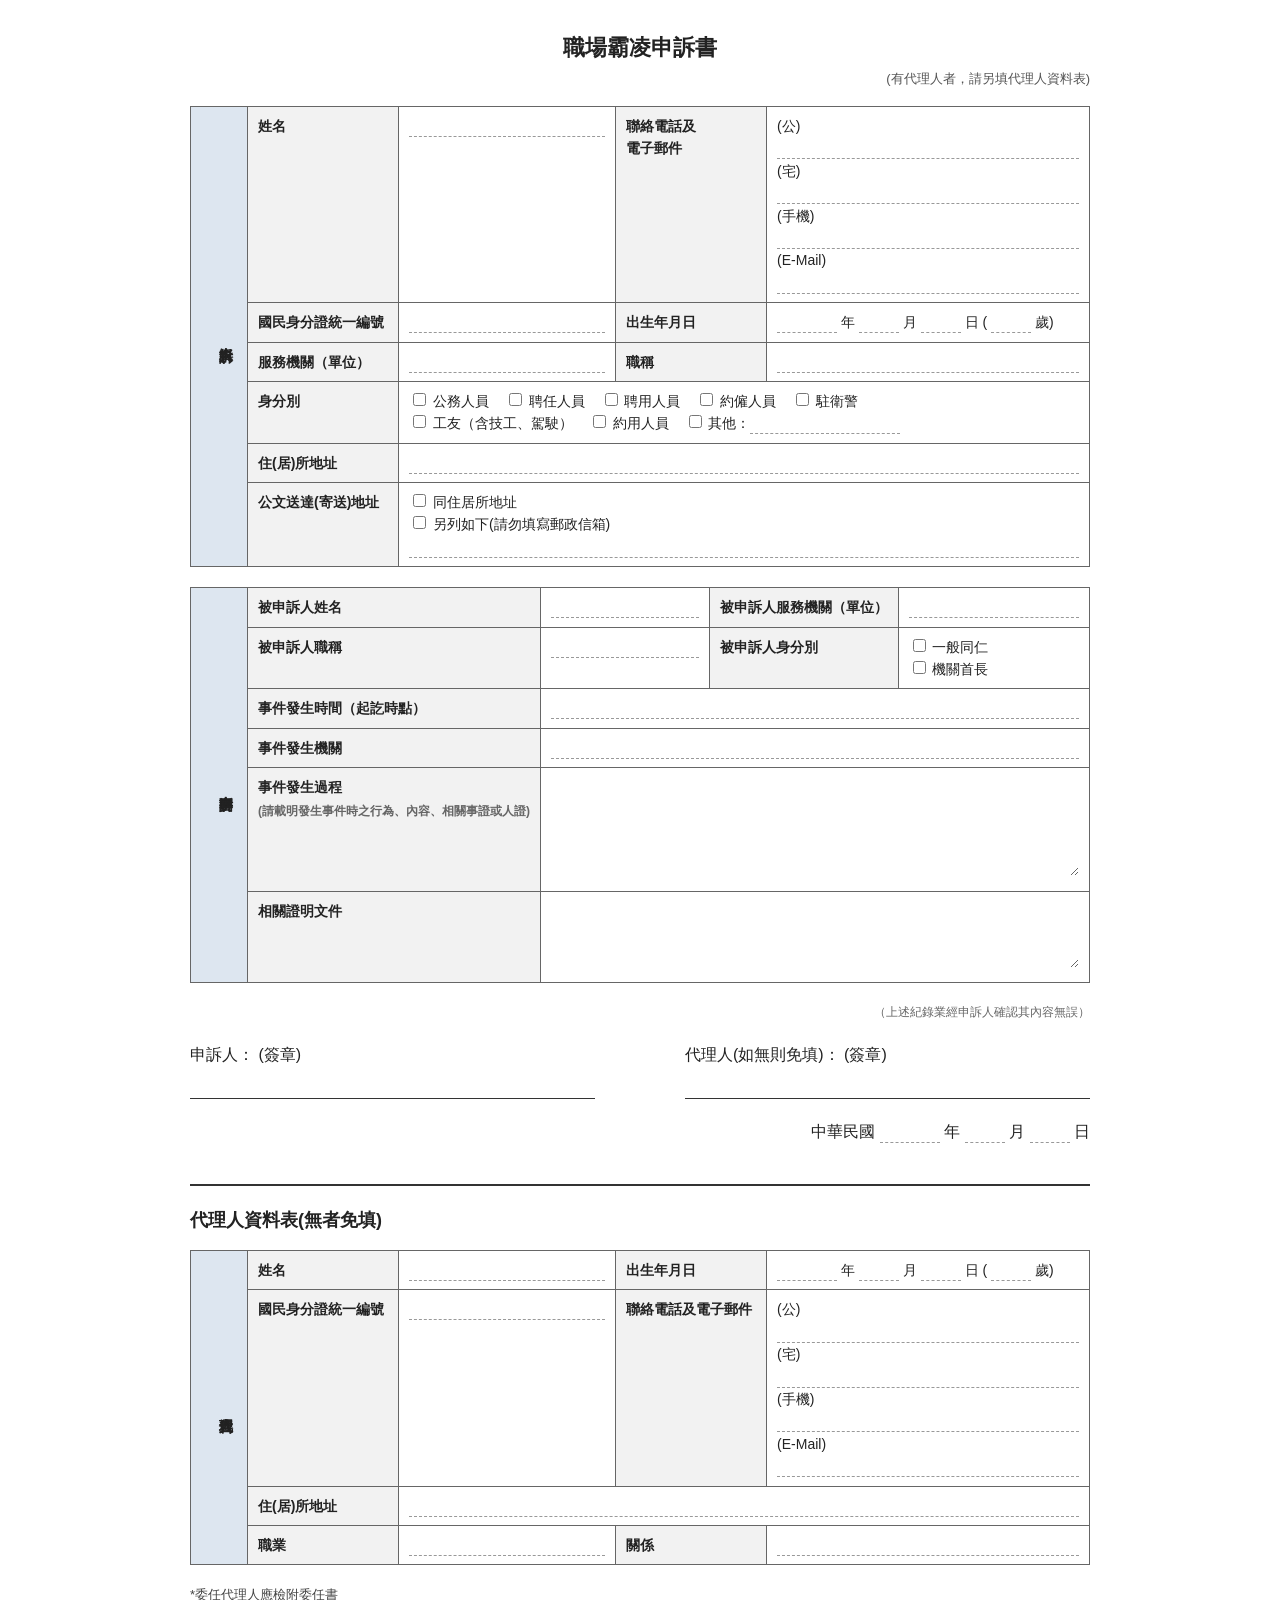
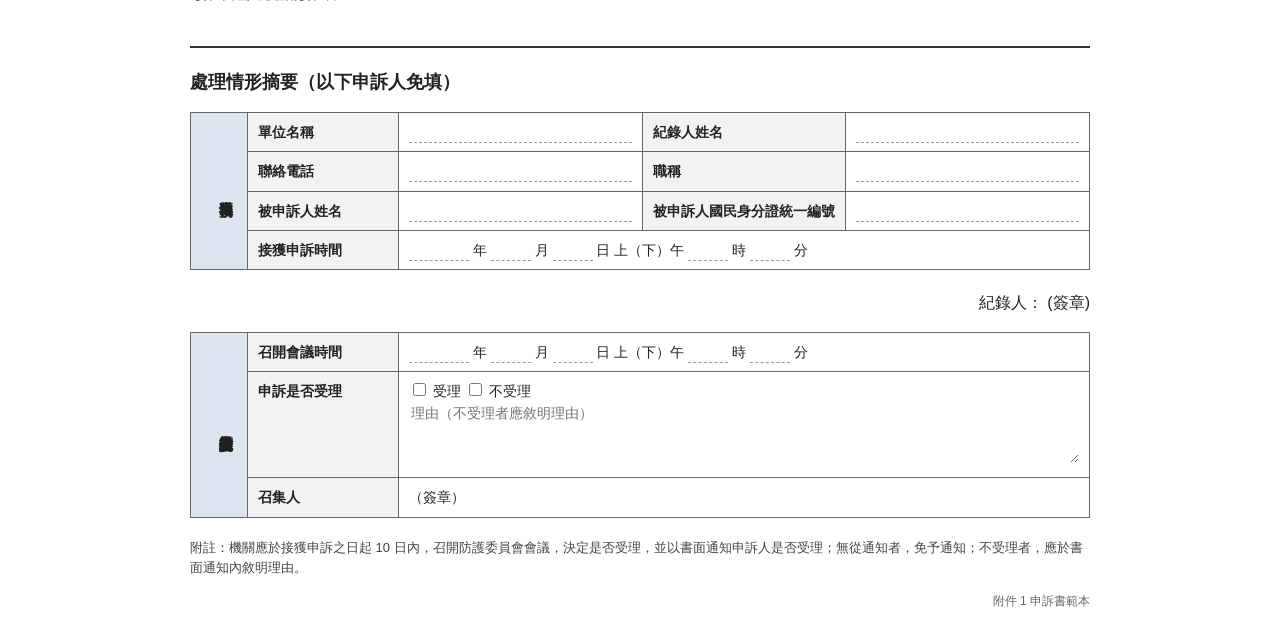
<file: 附件一_申訴書範本.html>
<!DOCTYPE html>
<html lang="zh-Hant">
<head>
<meta charset="UTF-8">
<title>職場霸凌申訴書</title>
<style>
  body {
    font-family: "Microsoft JhengHei", "PMingLiU", "Noto Sans TC", sans-serif;
    max-width: 900px;
    margin: 30px auto;
    color: #222;
    line-height: 1.6;
  }
  h1 {
    text-align: center;
    font-size: 22px;
    margin-bottom: 4px;
  }
  .note {
    text-align: right;
    font-size: 13px;
    color: #555;
    margin-bottom: 16px;
  }
  table {
    width: 100%;
    border-collapse: collapse;
    margin-bottom: 20px;
  }
  th, td {
    border: 1px solid #666;
    padding: 8px 10px;
    vertical-align: top;
    font-size: 14px;
  }
  .label {
    background: #f2f2f2;
    font-weight: bold;
    white-space: nowrap;
    width: 130px;
  }
  .section-title {
    background: #dde6f0;
    font-weight: bold;
    text-align: center;
    writing-mode: vertical-rl;
    width: 40px;
  }
  input[type="text"], textarea {
    width: 100%;
    border: none;
    border-bottom: 1px dashed #999;
    font-size: 14px;
    font-family: inherit;
    padding: 2px;
    box-sizing: border-box;
    background: transparent;
  }
  textarea {
    border: none;
    resize: vertical;
    min-height: 60px;
  }
  .checkbox-group label {
    margin-right: 12px;
    white-space: nowrap;
    display: inline-block;
  }
  .signature-line {
    display: flex;
    justify-content: space-between;
    margin: 20px 0;
  }
  .signature-line div {
    width: 45%;
    border-bottom: 1px solid #333;
    padding-bottom: 30px;
  }
  .date-line {
    text-align: right;
    margin-top: 10px;
  }
  h2 {
    font-size: 18px;
    margin-top: 40px;
    border-top: 2px solid #333;
    padding-top: 20px;
  }
  .footer-note {
    font-size: 13px;
    color: #444;
    margin-top: 10px;
  }
  .small {
    font-size: 12px;
    color: #666;
  }
  @media print {
    body { margin: 0; }
  }
</style>
</head>
<body>

<h1>職場霸凌申訴書</h1>
<div class="note">(有代理人者，請另填代理人資料表)</div>

<table>
  <tr>
    <td class="section-title" rowspan="6">申訴人資料</td>
    <td class="label">姓名</td>
    <td><input type="text"></td>
    <td class="label">聯絡電話及<br>電子郵件</td>
    <td>
      (公) <input type="text"><br>
      (宅) <input type="text"><br>
      (手機) <input type="text"><br>
      (E-Mail) <input type="text">
    </td>
  </tr>
  <tr>
    <td class="label">國民身分證統一編號</td>
    <td><input type="text"></td>
    <td class="label">出生年月日</td>
    <td><input type="text" style="width:auto;display:inline-block;width:60px;"> 年 <input type="text" style="width:auto;display:inline-block;width:40px;"> 月 <input type="text" style="width:auto;display:inline-block;width:40px;"> 日 ( <input type="text" style="width:auto;display:inline-block;width:40px;"> 歲)</td>
  </tr>
  <tr>
    <td class="label">服務機關（單位）</td>
    <td><input type="text"></td>
    <td class="label">職稱</td>
    <td><input type="text"></td>
  </tr>
  <tr>
    <td class="label">身分別</td>
    <td colspan="3" class="checkbox-group">
      <label><input type="checkbox"> 公務人員</label>
      <label><input type="checkbox"> 聘任人員</label>
      <label><input type="checkbox"> 聘用人員</label>
      <label><input type="checkbox"> 約僱人員</label>
      <label><input type="checkbox"> 駐衛警</label><br>
      <label><input type="checkbox"> 工友（含技工、駕駛）</label>
      <label><input type="checkbox"> 約用人員</label>
      <label><input type="checkbox"> 其他：<input type="text" style="width:150px;display:inline-block;"></label>
    </td>
  </tr>
  <tr>
    <td class="label">住(居)所地址</td>
    <td colspan="3"><input type="text"></td>
  </tr>
  <tr>
    <td class="label">公文送達(寄送)地址</td>
    <td colspan="3">
      <label><input type="checkbox"> 同住居所地址</label><br>
      <label><input type="checkbox"> 另列如下(請勿填寫郵政信箱)</label>
      <input type="text">
    </td>
  </tr>
</table>

<table>
  <tr>
    <td class="section-title" rowspan="6">申訴事實內容</td>
    <td class="label">被申訴人姓名</td>
    <td><input type="text"></td>
    <td class="label">被申訴人服務機關（單位）</td>
    <td><input type="text"></td>
  </tr>
  <tr>
    <td class="label">被申訴人職稱</td>
    <td><input type="text"></td>
    <td class="label">被申訴人身分別</td>
    <td class="checkbox-group">
      <label><input type="checkbox"> 一般同仁</label>
      <label><input type="checkbox"> 機關首長</label>
    </td>
  </tr>
  <tr>
    <td class="label">事件發生時間（起訖時點）</td>
    <td colspan="3"><input type="text"></td>
  </tr>
  <tr>
    <td class="label">事件發生機關</td>
    <td colspan="3"><input type="text"></td>
  </tr>
  <tr>
    <td class="label">事件發生過程<br><span class="small">(請載明發生事件時之行為、內容、相關事證或人證)</span></td>
    <td colspan="3"><textarea rows="6"></textarea></td>
  </tr>
  <tr>
    <td class="label">相關證明文件</td>
    <td colspan="3"><textarea rows="4"></textarea></td>
  </tr>
</table>

<p class="small" style="text-align:right;">（上述紀錄業經申訴人確認其內容無誤）</p>

<div class="signature-line">
  <div>申訴人： (簽章)</div>
  <div>代理人(如無則免填)： (簽章)</div>
</div>

<div class="date-line">中華民國 <input type="text" style="width:60px;display:inline-block;"> 年 <input type="text" style="width:40px;display:inline-block;"> 月 <input type="text" style="width:40px;display:inline-block;"> 日</div>

<h2>代理人資料表(無者免填)</h2>
<table>
  <tr>
    <td class="section-title" rowspan="4">代理人資料</td>
    <td class="label">姓名</td>
    <td><input type="text"></td>
    <td class="label">出生年月日</td>
    <td><input type="text" style="width:60px;display:inline-block;"> 年 <input type="text" style="width:40px;display:inline-block;"> 月 <input type="text" style="width:40px;display:inline-block;"> 日 ( <input type="text" style="width:40px;display:inline-block;"> 歲)</td>
  </tr>
  <tr>
    <td class="label">國民身分證統一編號</td>
    <td><input type="text"></td>
    <td class="label">聯絡電話及電子郵件</td>
    <td>
      (公) <input type="text"><br>
      (宅) <input type="text"><br>
      (手機) <input type="text"><br>
      (E-Mail) <input type="text">
    </td>
  </tr>
  <tr>
    <td class="label">住(居)所地址</td>
    <td colspan="3"><input type="text"></td>
  </tr>
  <tr>
    <td class="label">職業</td>
    <td><input type="text"></td>
    <td class="label">關係</td>
    <td><input type="text"></td>
  </tr>
</table>
<p class="footer-note">*委任代理人應檢附委任書</p>

<h2>處理情形摘要（以下申訴人免填）</h2>
<table>
  <tr>
    <td class="section-title" rowspan="4">初次接獲單位</td>
    <td class="label">單位名稱</td>
    <td><input type="text"></td>
    <td class="label">紀錄人姓名</td>
    <td><input type="text"></td>
  </tr>
  <tr>
    <td class="label">聯絡電話</td>
    <td><input type="text"></td>
    <td class="label">職稱</td>
    <td><input type="text"></td>
  </tr>
  <tr>
    <td class="label">被申訴人姓名</td>
    <td><input type="text"></td>
    <td class="label">被申訴人國民身分證統一編號</td>
    <td><input type="text"></td>
  </tr>
  <tr>
    <td class="label">接獲申訴時間</td>
    <td colspan="3"><input type="text" style="width:60px;display:inline-block;"> 年 <input type="text" style="width:40px;display:inline-block;"> 月 <input type="text" style="width:40px;display:inline-block;"> 日 上（下）午 <input type="text" style="width:40px;display:inline-block;"> 時 <input type="text" style="width:40px;display:inline-block;"> 分</td>
  </tr>
</table>
<p style="text-align:right;">紀錄人： (簽章)</p>

<table>
  <tr>
    <td class="section-title" rowspan="3">安全及衛生防護委員會</td>
    <td class="label">召開會議時間</td>
    <td colspan="3"><input type="text" style="width:60px;display:inline-block;"> 年 <input type="text" style="width:40px;display:inline-block;"> 月 <input type="text" style="width:40px;display:inline-block;"> 日 上（下）午 <input type="text" style="width:40px;display:inline-block;"> 時 <input type="text" style="width:40px;display:inline-block;"> 分</td>
  </tr>
  <tr>
    <td class="label">申訴是否受理</td>
    <td colspan="3">
      <label><input type="checkbox"> 受理</label>
      <label><input type="checkbox"> 不受理</label>
      <textarea rows="2" placeholder="理由（不受理者應敘明理由）"></textarea>
    </td>
  </tr>
  <tr>
    <td class="label">召集人</td>
    <td colspan="3">（簽章）</td>
  </tr>
</table>
<p class="footer-note">附註：機關應於接獲申訴之日起 10 日內，召開防護委員會會議，決定是否受理，並以書面通知申訴人是否受理；無從通知者，免予通知；不受理者，應於書面通知內敘明理由。</p>

<p class="small" style="text-align:right;">附件 1 申訴書範本</p>

</body>
</html>
</file>
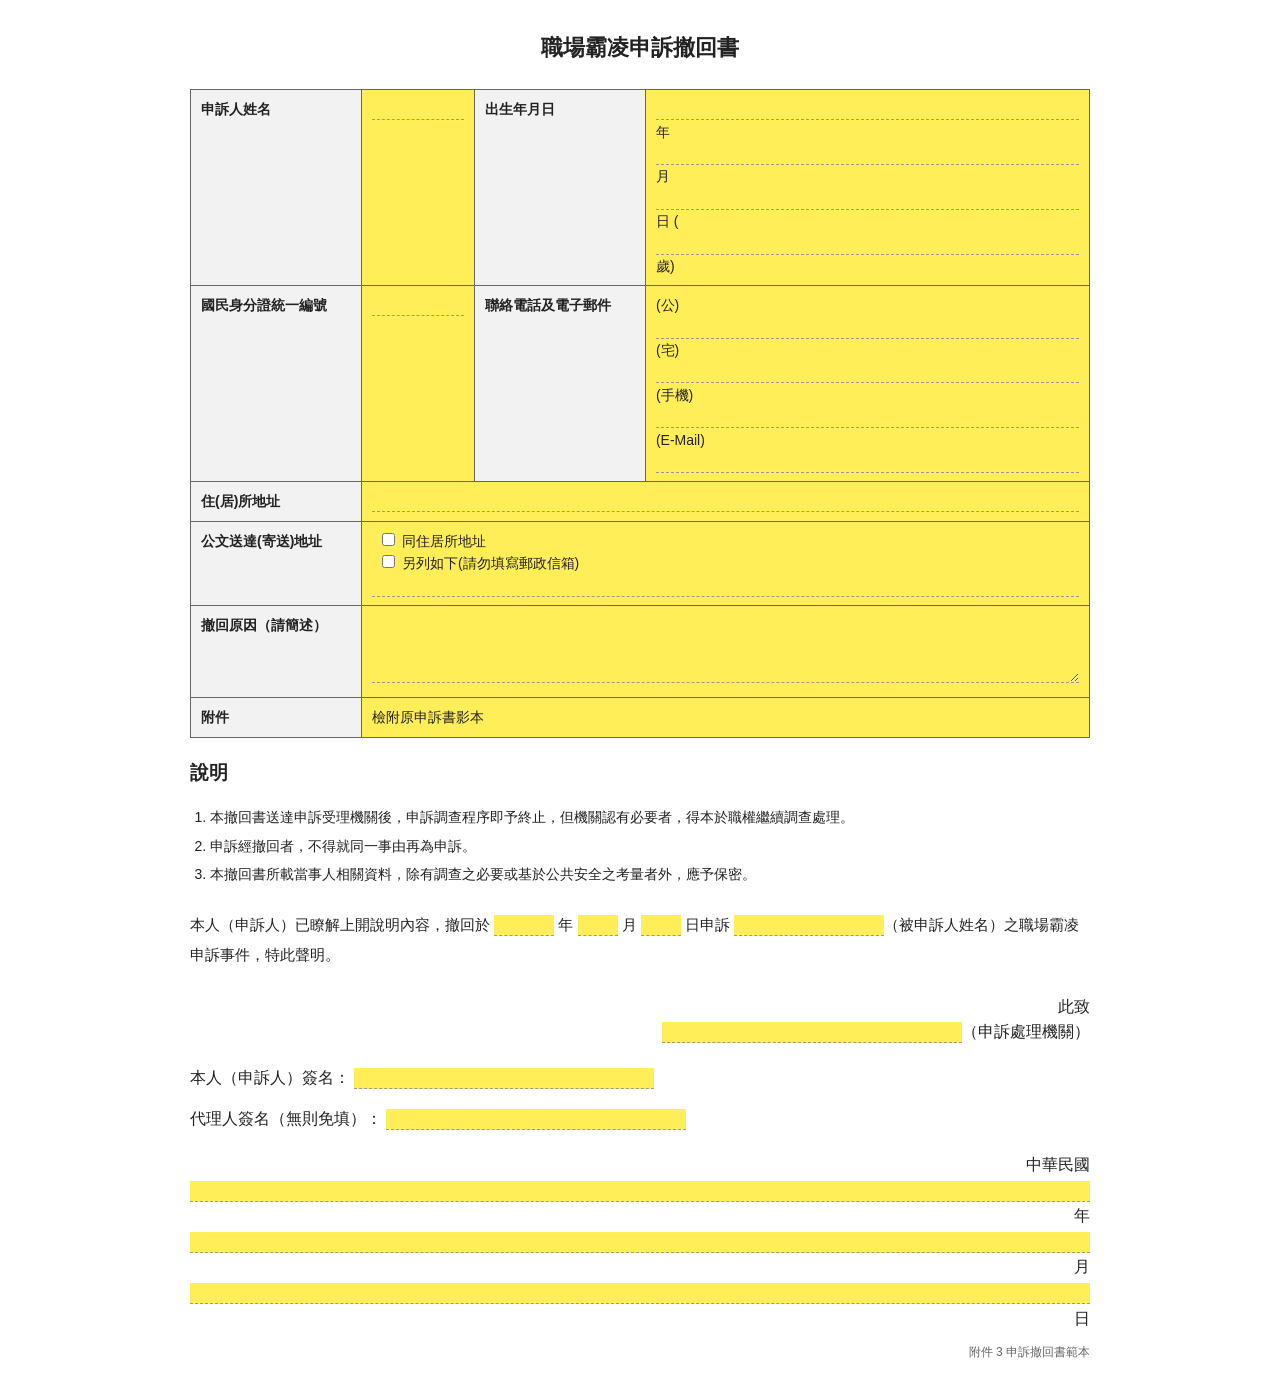
<file: 附件三_申訴撤回書範本.html>
<!DOCTYPE html>
<html lang="zh-Hant">
<head>
<meta charset="UTF-8">
<title>職場霸凌申訴撤回書</title>
<style>
  body {
    font-family: "Microsoft JhengHei", "PMingLiU", "Noto Sans TC", sans-serif;
    max-width: 900px;
    margin: 30px auto;
    color: #222;
    line-height: 1.6;
  }
  h1 {
    text-align: center;
    font-size: 22px;
    margin-bottom: 24px;
  }
  table {
    width: 100%;
    border-collapse: collapse;
    margin-bottom: 20px;
  }
  th, td {
    border: 1px solid #666;
    padding: 8px 10px;
    vertical-align: top;
    font-size: 14px;
  }
  .label {
    background: #f2f2f2;
    font-weight: bold;
    white-space: nowrap;
    width: 150px;
  }
  input[type="text"], textarea {
    width: 100%;
    border: none;
    border-bottom: 1px dashed #999;
    font-size: 14px;
    font-family: inherit;
    padding: 2px;
    box-sizing: border-box;
    background: transparent;
  }
  textarea {
    resize: vertical;
    min-height: 50px;
  }
  .short {
    width: 50px;
    display: inline-block;
  }
  ol {
    font-size: 14px;
    padding-left: 20px;
  }
  ol li {
    margin-bottom: 6px;
  }
  .statement {
    font-size: 15px;
    line-height: 2;
    margin: 24px 0;
  }
  .to-line {
    text-align: right;
    margin: 20px 0;
  }
  .signature-line div {
    margin-bottom: 16px;
  }
  .date-line {
    text-align: right;
    margin-top: 20px;
  }
  .small {
    font-size: 12px;
    color: #666;
    text-align: right;
  }
  /* 申訴人需填寫的部分反白（黃底標示） */
  .fillable td:not(.label) {
    background-color: #ffee58;
  }
  .fillable input[type="text"],
  .fillable textarea {
    background: transparent;
  }
  .fillable label {
    background-color: #ffee58;
    padding: 2px 6px;
    border-radius: 2px;
  }
  .statement input[type="text"],
  .to-line input[type="text"],
  .signature-line input[type="text"],
  .date-line input[type="text"] {
    background-color: #ffee58;
  }
</style>
</head>
<body>

<h1>職場霸凌申訴撤回書</h1>

<table class="fillable">
  <tr>
    <td class="label">申訴人姓名</td>
    <td><input type="text"></td>
    <td class="label">出生年月日</td>
    <td><input type="text" class="short"> 年 <input type="text" class="short"> 月 <input type="text" class="short"> 日 ( <input type="text" class="short"> 歲)</td>
  </tr>
  <tr>
    <td class="label">國民身分證統一編號</td>
    <td><input type="text"></td>
    <td class="label">聯絡電話及電子郵件</td>
    <td>
      (公) <input type="text"><br>
      (宅) <input type="text"><br>
      (手機) <input type="text"><br>
      (E-Mail) <input type="text">
    </td>
  </tr>
  <tr>
    <td class="label">住(居)所地址</td>
    <td colspan="3"><input type="text"></td>
  </tr>
  <tr>
    <td class="label">公文送達(寄送)地址</td>
    <td colspan="3">
      <label><input type="checkbox"> 同住居所地址</label><br>
      <label><input type="checkbox"> 另列如下(請勿填寫郵政信箱)</label>
      <input type="text">
    </td>
  </tr>
  <tr>
    <td class="label">撤回原因（請簡述）</td>
    <td colspan="3"><textarea rows="4"></textarea></td>
  </tr>
  <tr>
    <td class="label">附件</td>
    <td colspan="3">檢附原申訴書影本</td>
  </tr>
</table>

<h3>說明</h3>
<ol>
  <li>本撤回書送達申訴受理機關後，申訴調查程序即予終止，但機關認有必要者，得本於職權繼續調查處理。</li>
  <li>申訴經撤回者，不得就同一事由再為申訴。</li>
  <li>本撤回書所載當事人相關資料，除有調查之必要或基於公共安全之考量者外，應予保密。</li>
</ol>

<div class="statement">
  本人（申訴人）已瞭解上開說明內容，撤回於 <input type="text" style="width:60px;display:inline-block;"> 年
  <input type="text" style="width:40px;display:inline-block;"> 月 <input type="text" style="width:40px;display:inline-block;"> 日申訴
  <input type="text" style="width:150px;display:inline-block;">（被申訴人姓名）之職場霸凌申訴事件，特此聲明。
</div>

<div class="to-line">
  此致<br>
  <input type="text" style="width:300px; display:inline-block;">（申訴處理機關）
</div>

<div class="signature-line">
  <div>本人（申訴人）簽名： <input type="text" style="width:300px;display:inline-block;"></div>
  <div>代理人簽名（無則免填）： <input type="text" style="width:300px;display:inline-block;"></div>
</div>

<div class="date-line">中華民國 <input type="text" class="short"> 年 <input type="text" class="short"> 月 <input type="text" class="short"> 日</div>

<p class="small">附件 3 申訴撤回書範本</p>

</body>
</html>
</file>
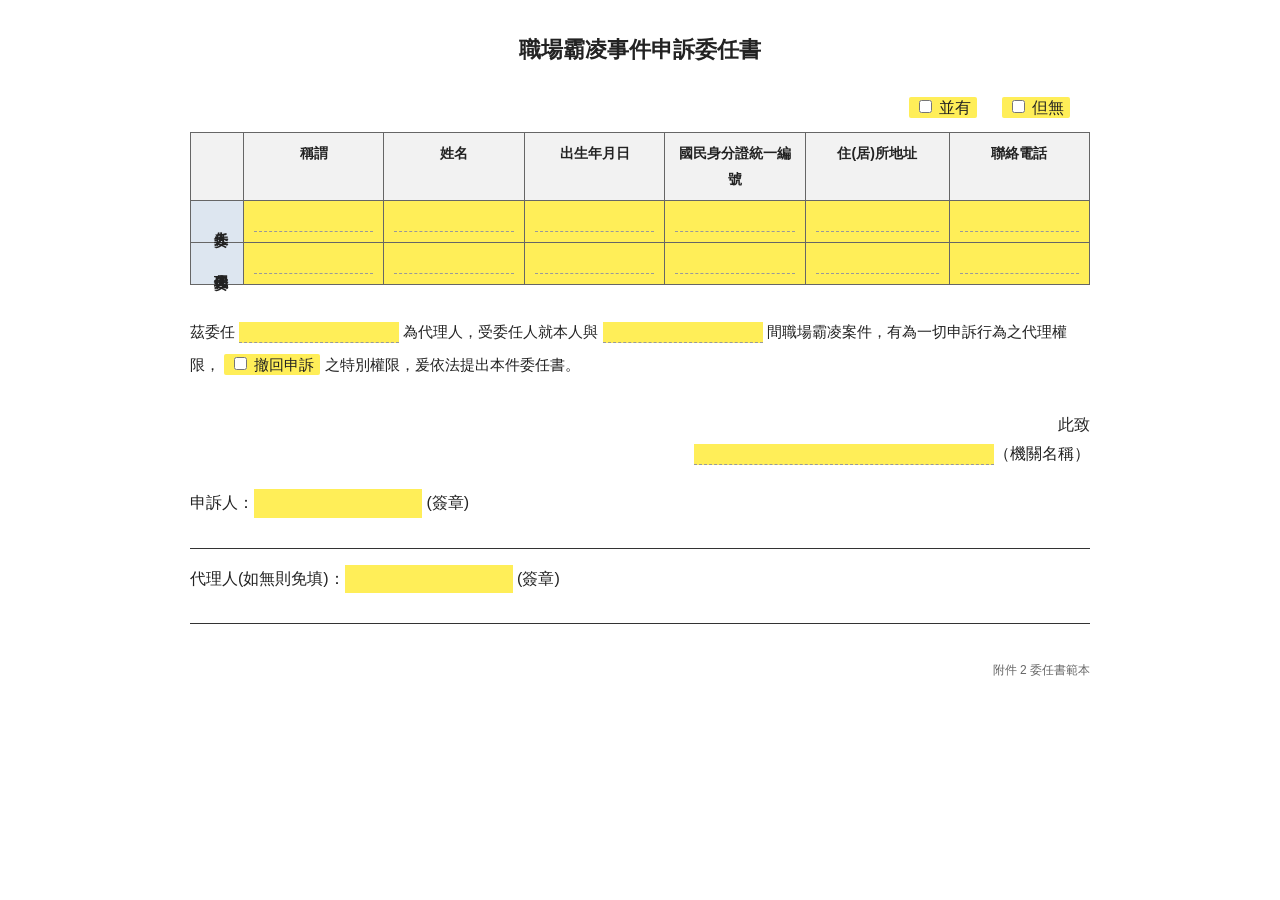
<file: 附件二_委任書範本.html>
<!DOCTYPE html>
<html lang="zh-Hant">
<head>
<meta charset="UTF-8">
<title>職場霸凌事件申訴委任書</title>
<style>
  body {
    font-family: "Microsoft JhengHei", "PMingLiU", "Noto Sans TC", sans-serif;
    max-width: 900px;
    margin: 30px auto;
    color: #222;
    line-height: 1.8;
  }
  h1 {
    text-align: center;
    font-size: 22px;
    margin-bottom: 24px;
  }
  table {
    width: 100%;
    border-collapse: collapse;
    margin-bottom: 24px;
  }
  th, td {
    border: 1px solid #666;
    padding: 8px 10px;
    vertical-align: top;
    font-size: 14px;
    text-align: center;
  }
  th {
    background: #f2f2f2;
    font-weight: bold;
  }
  .section-title {
    background: #dde6f0;
    font-weight: bold;
    writing-mode: vertical-rl;
    width: 36px;
  }
  input[type="text"] {
    width: 100%;
    border: none;
    border-bottom: 1px dashed #999;
    font-size: 14px;
    font-family: inherit;
    padding: 2px;
    box-sizing: border-box;
    background: transparent;
    text-align: center;
  }
  .checkbox-line label {
    margin-right: 20px;
  }
  .statement {
    font-size: 15px;
    line-height: 2.2;
    margin: 30px 0;
  }
  .statement input[type="text"] {
    display: inline-block;
    width: 160px;
    text-align: center;
  }
  .to-line {
    text-align: right;
    margin: 20px 0;
  }
  .signature-line {
    margin: 20px 0;
  }
  .signature-line div {
    margin-bottom: 16px;
    border-bottom: 1px solid #333;
    display: inline-block;
    padding-bottom: 30px;
    width: 100%;
  }
  .small {
    font-size: 12px;
    color: #666;
    text-align: right;
  }
  /* 申訴人（委任人）需填寫的部分反白（黃底標示） */
  .fillable td:not(.section-title) {
    background-color: #ffee58;
  }
  .fillable input[type="text"] {
    background: transparent;
  }
  .checkbox-line label,
  .statement label {
    background-color: #ffee58;
    padding: 2px 6px;
    border-radius: 2px;
  }
  .statement input[type="text"],
  .to-line input[type="text"] {
    background-color: #ffee58;
  }
  .fillable-inline {
    background-color: #ffee58;
    display: inline-block;
    min-width: 160px;
    padding: 0 4px;
  }
</style>
</head>
<body>

<h1>職場霸凌事件申訴委任書</h1>

<div class="checkbox-line" style="text-align:right; margin-bottom:10px;">
  <label><input type="checkbox"> 並有</label>
  <label><input type="checkbox"> 但無</label>
</div>

<table class="fillable">
  <tr>
    <th></th>
    <th>稱謂</th>
    <th>姓名</th>
    <th>出生年月日</th>
    <th>國民身分證統一編號</th>
    <th>住(居)所地址</th>
    <th>聯絡電話</th>
  </tr>
  <tr>
    <td class="section-title">委任人</td>
    <td><input type="text"></td>
    <td><input type="text"></td>
    <td><input type="text"></td>
    <td><input type="text"></td>
    <td><input type="text"></td>
    <td><input type="text"></td>
  </tr>
  <tr>
    <td class="section-title">委任代理人</td>
    <td><input type="text"></td>
    <td><input type="text"></td>
    <td><input type="text"></td>
    <td><input type="text"></td>
    <td><input type="text"></td>
    <td><input type="text"></td>
  </tr>
</table>

<div class="statement">
  茲委任 <input type="text"> 為代理人，受委任人就本人與 <input type="text"> 間職場霸凌案件，有為一切申訴行為之代理權限，
  <label><input type="checkbox"> 撤回申訴</label> 之特別權限，爰依法提出本件委任書。
</div>

<div class="to-line">
  此致<br>
  <input type="text" style="width:300px; display:inline-block;">（機關名稱）
</div>

<div class="signature-line">
  <div>申訴人：<span class="fillable-inline">&nbsp;</span> (簽章)</div>
  <div>代理人(如無則免填)：<span class="fillable-inline">&nbsp;</span> (簽章)</div>
</div>

<p class="small">附件 2 委任書範本</p>

</body>
</html>
</file>
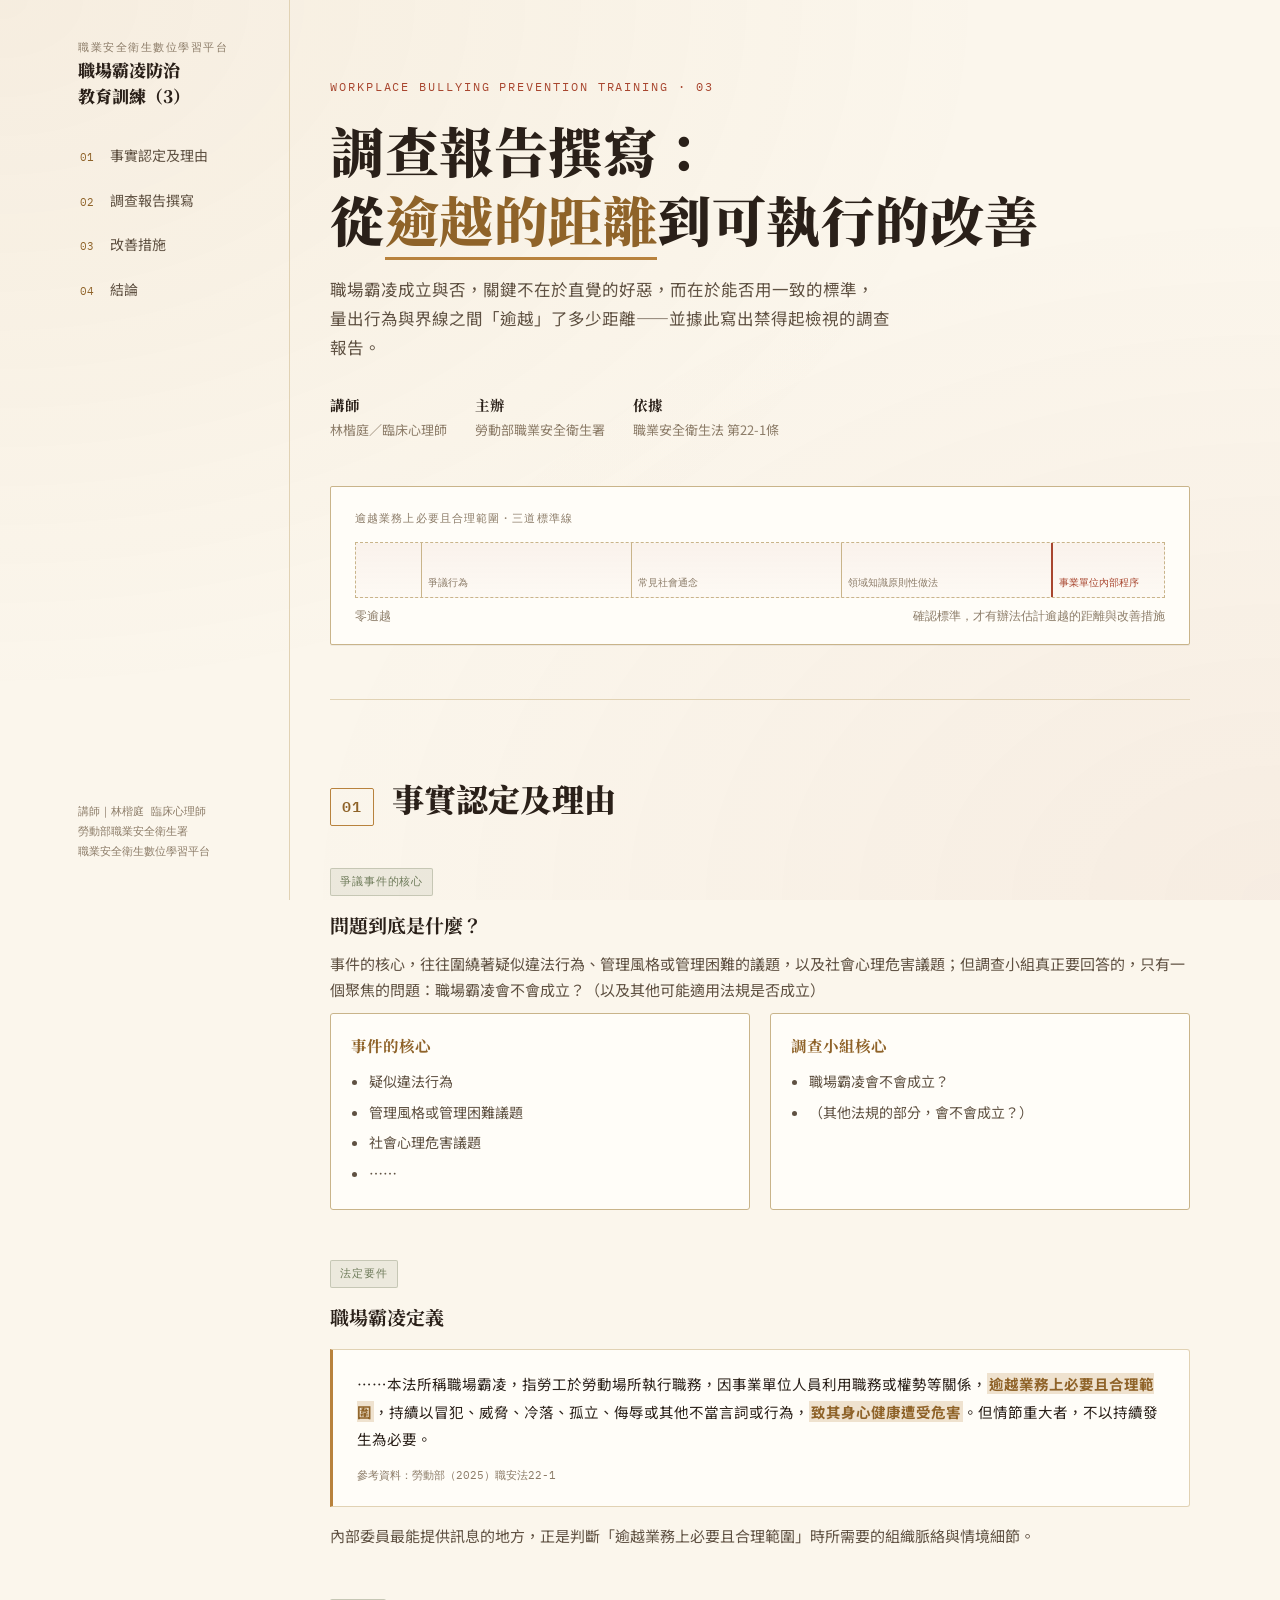
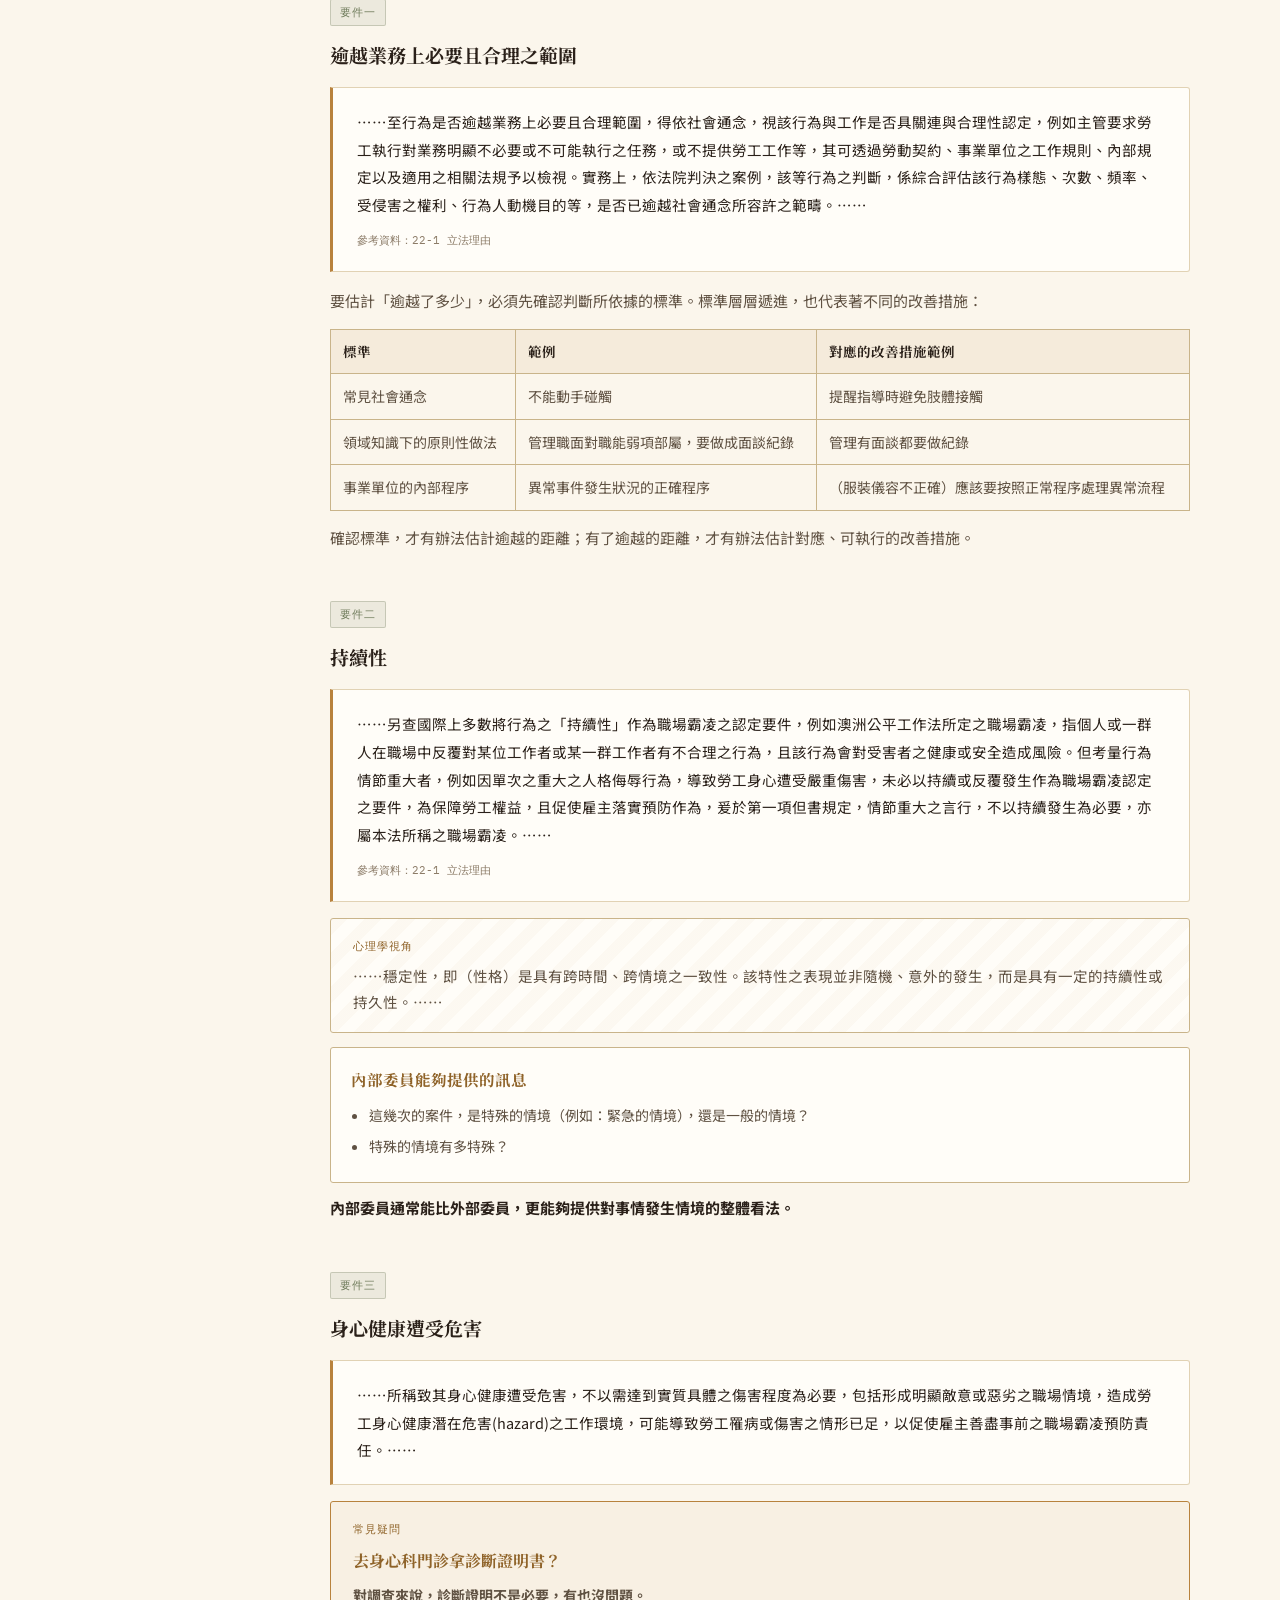
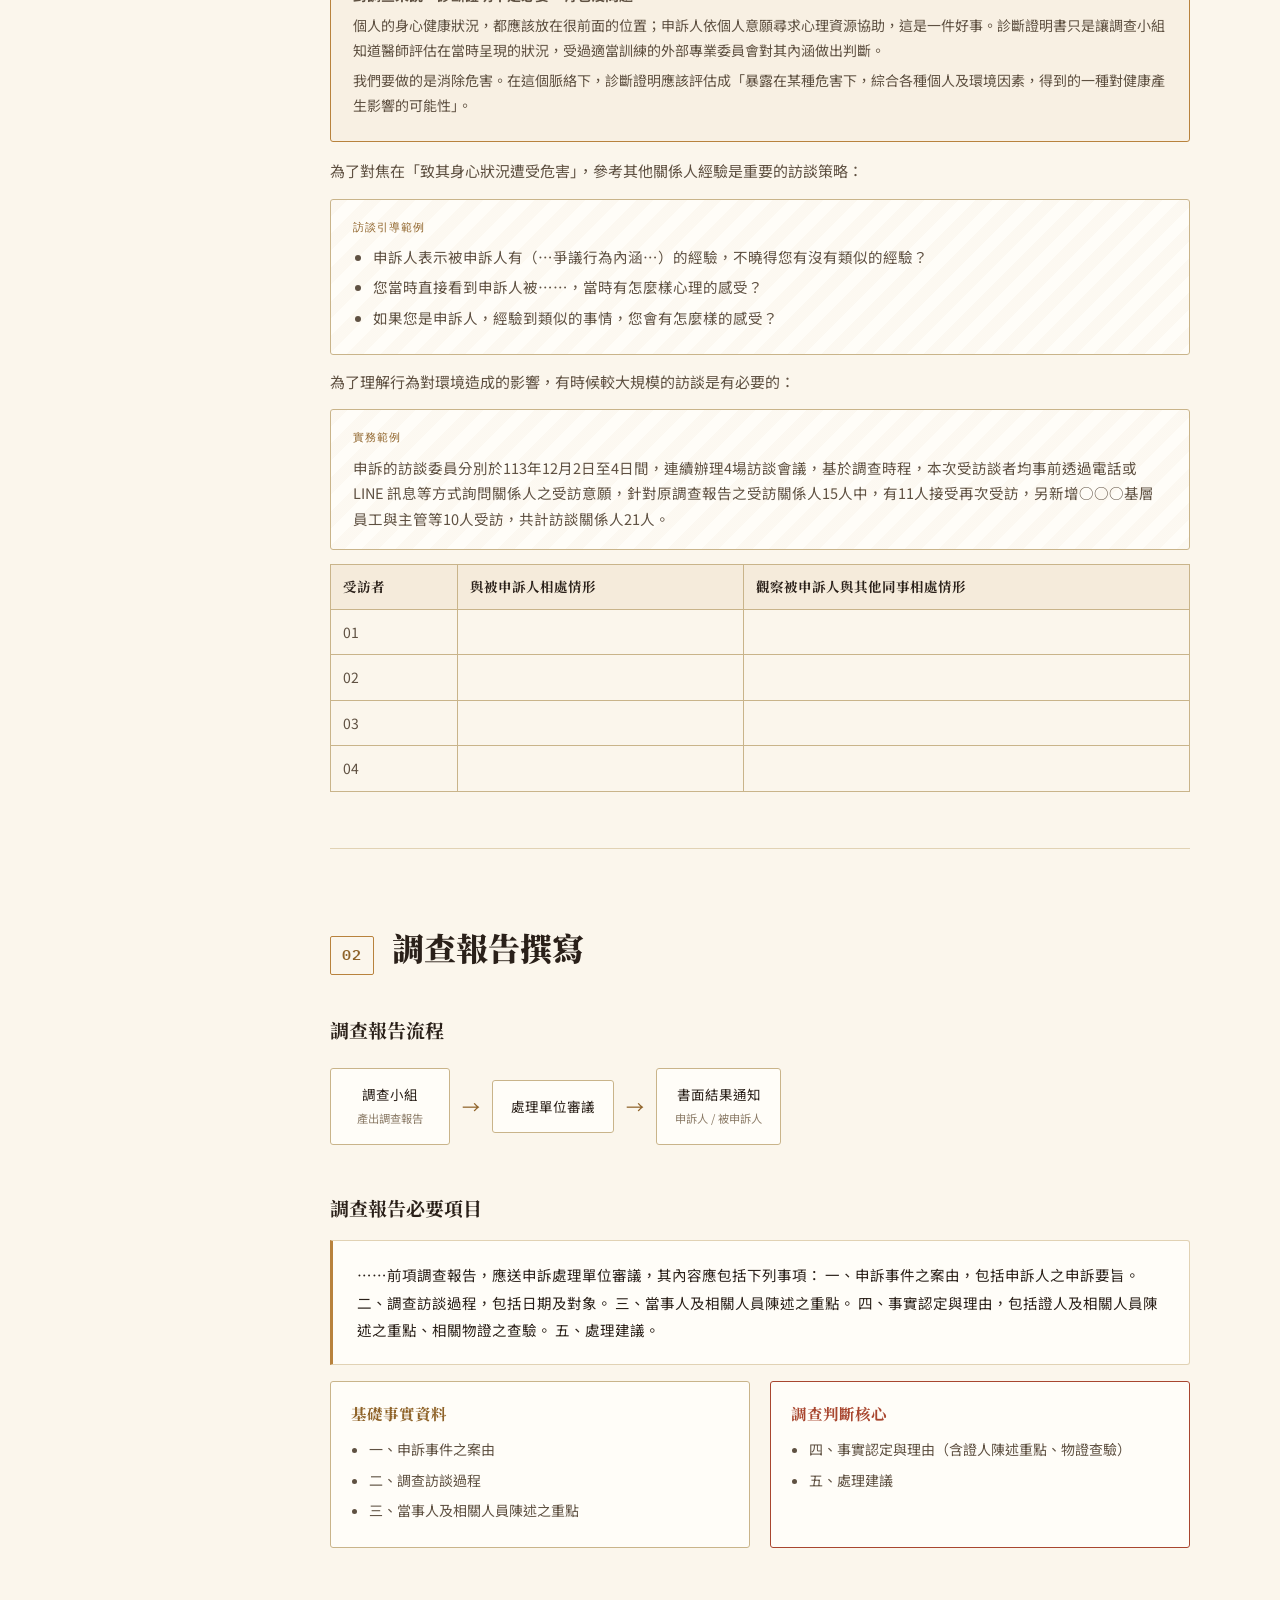
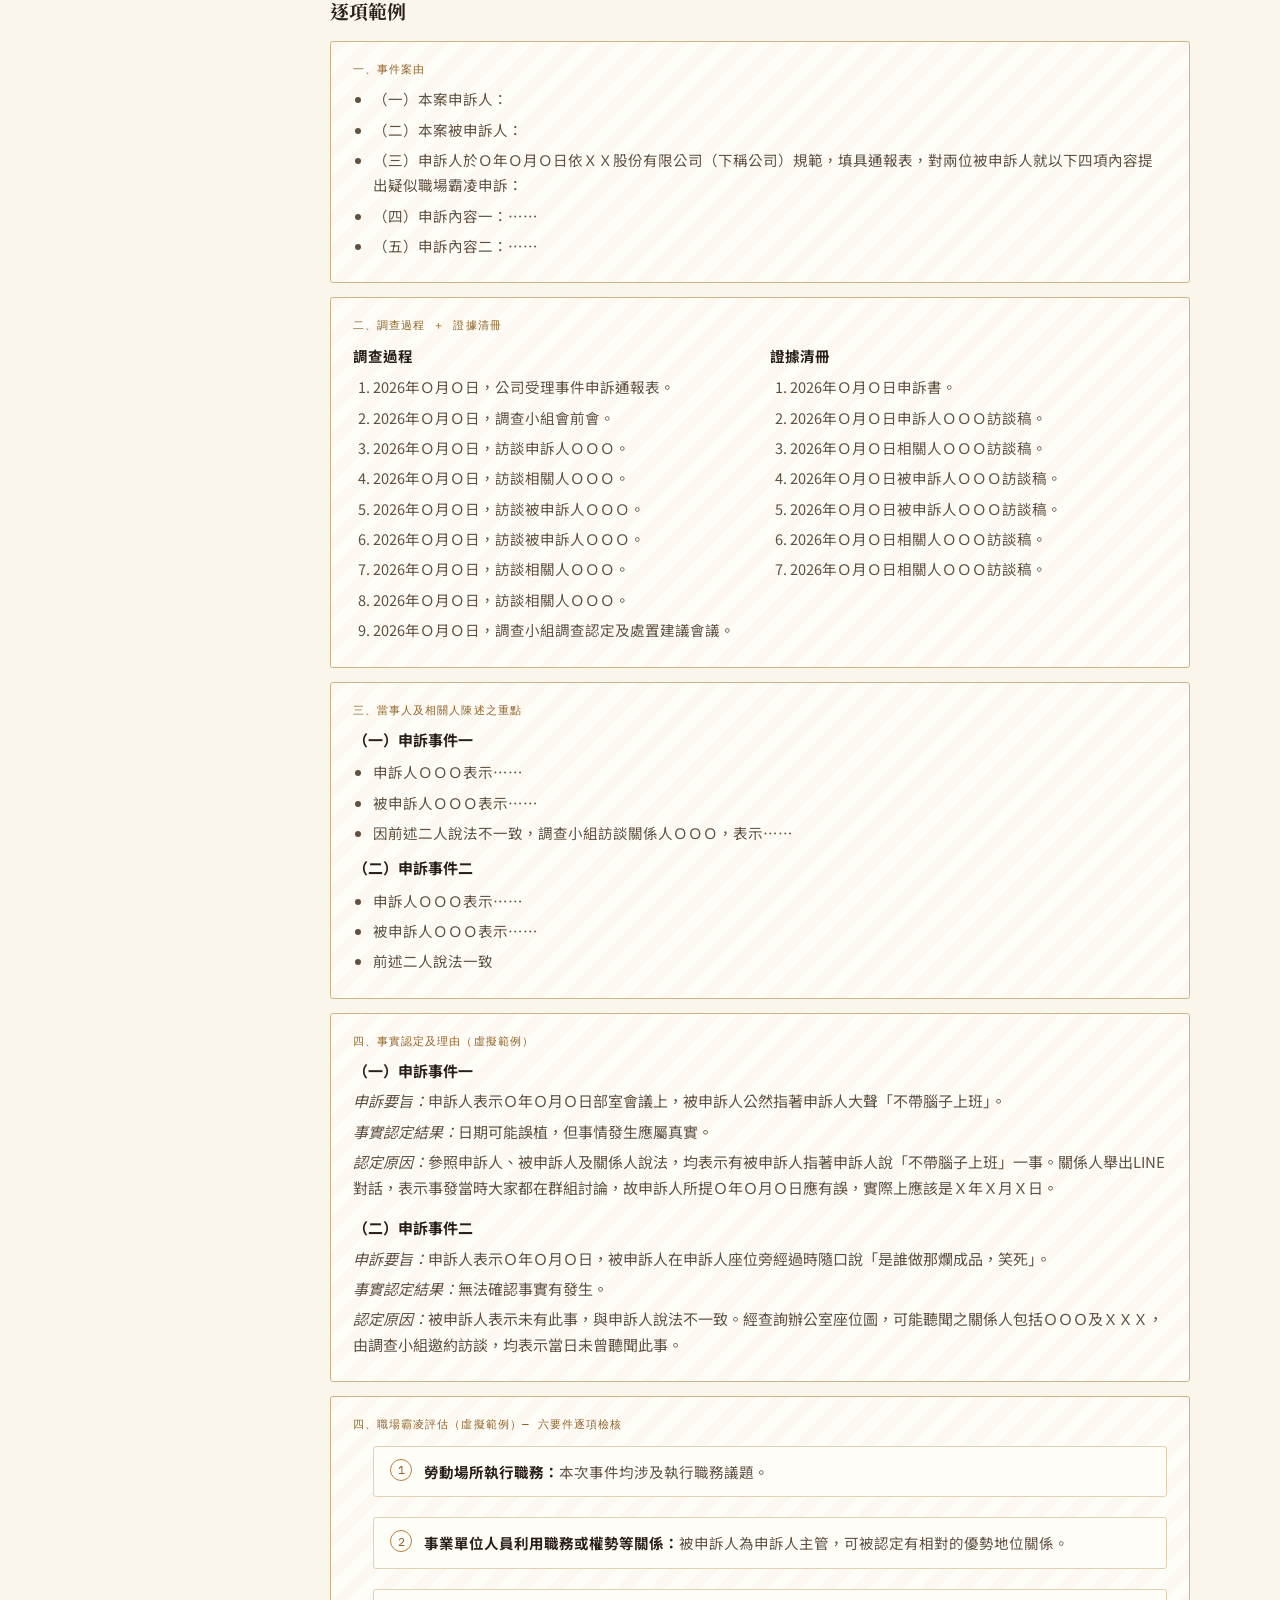
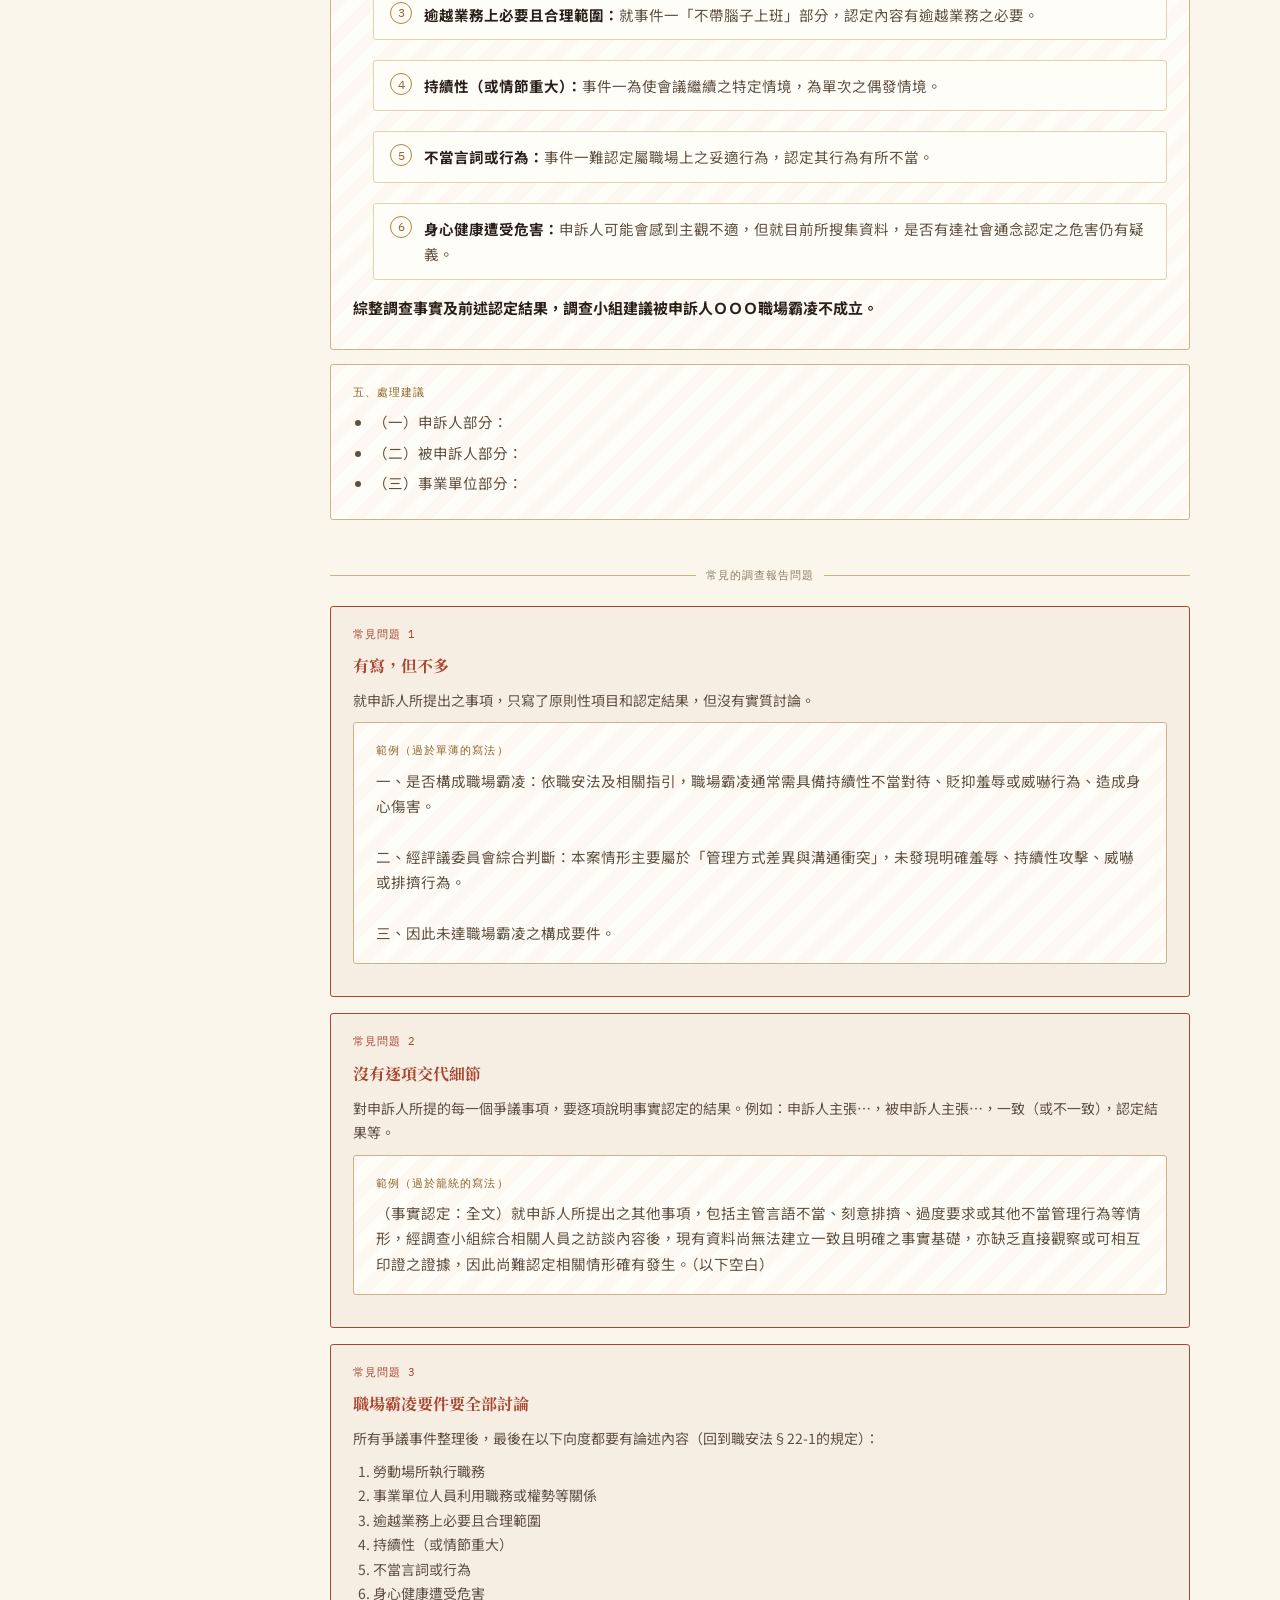
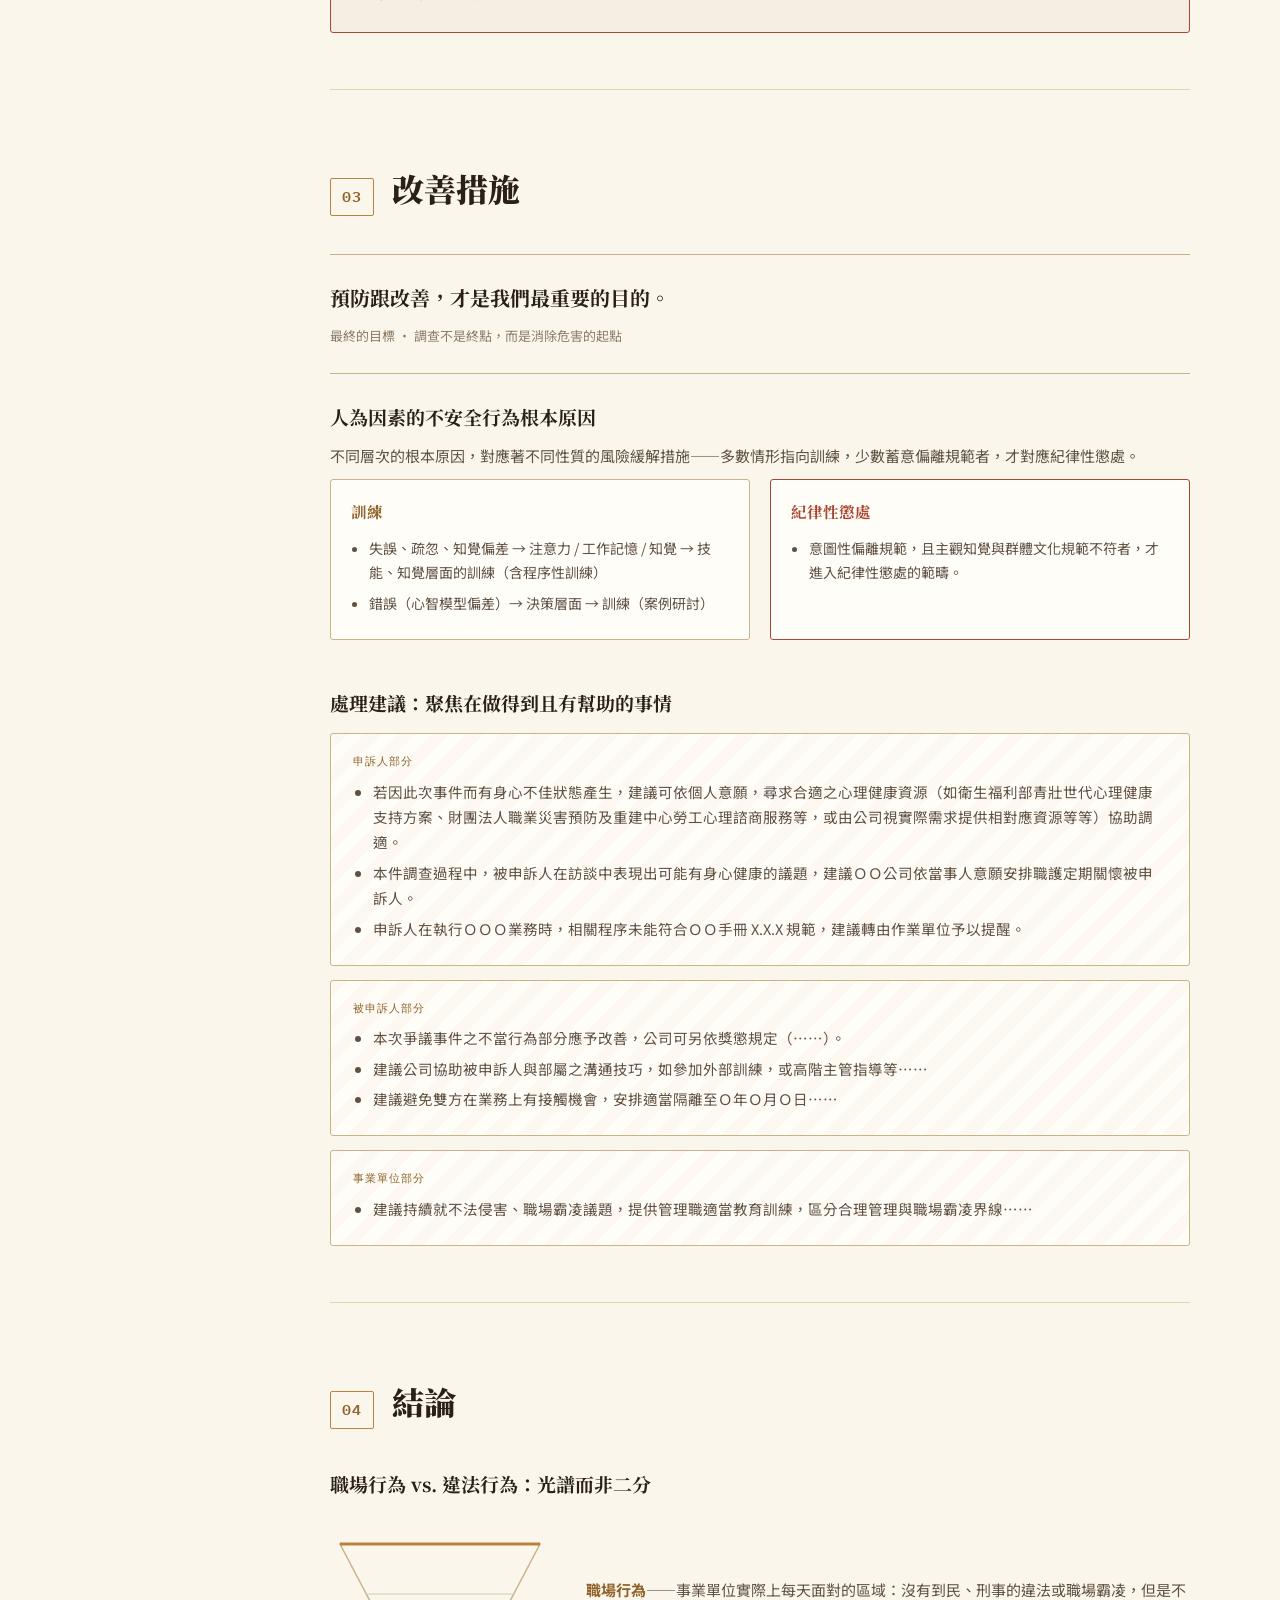
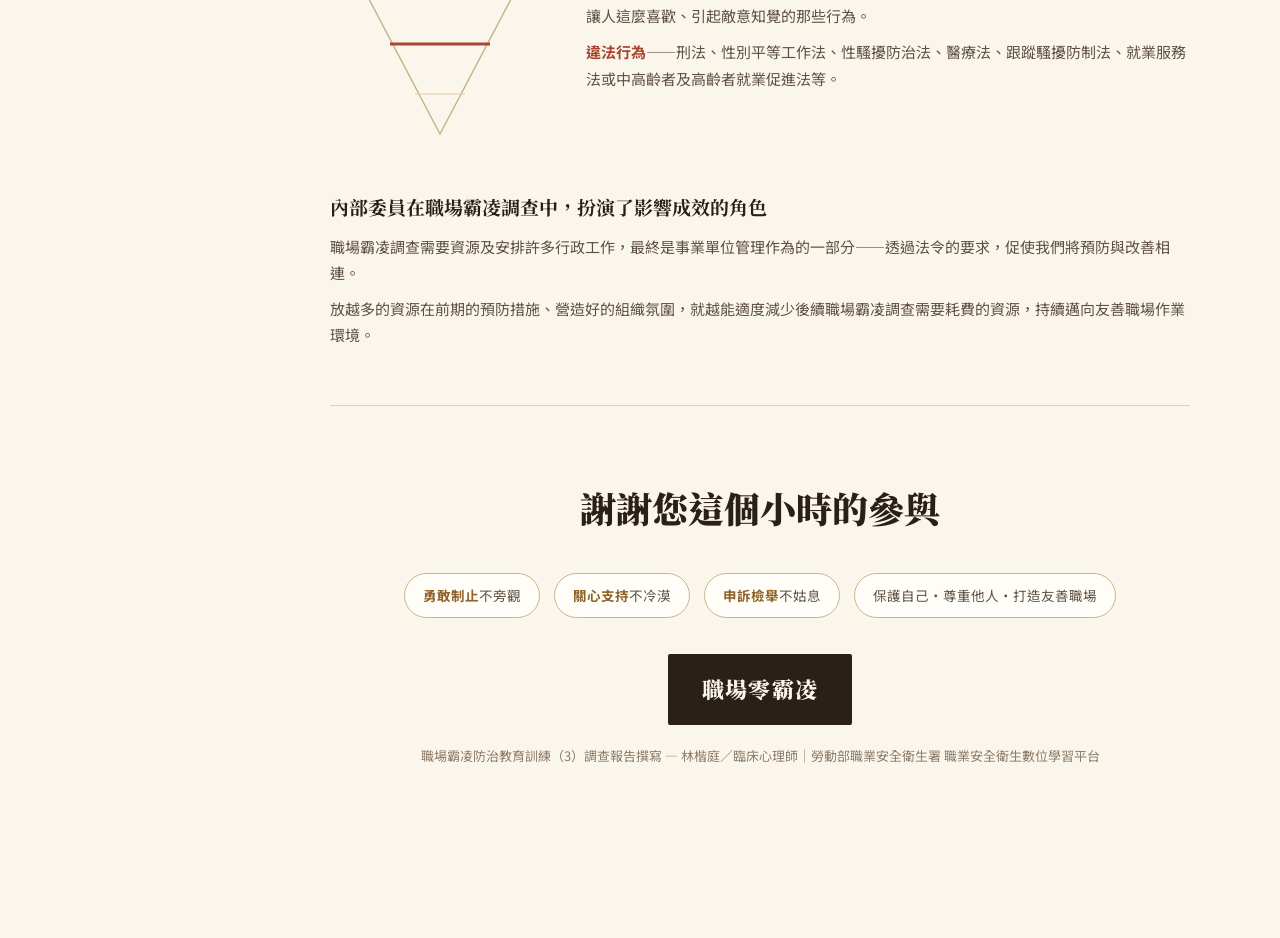
<file: Education/BullyPrevention3WriteReport.html>
<!DOCTYPE html>
<html lang="zh-Hant">
<head>
<meta charset="UTF-8">
<meta name="viewport" content="width=device-width, initial-scale=1.0">
<title>職場霸凌防治教育訓練（3）調查報告撰寫</title>
<link rel="preconnect" href="https://fonts.googleapis.com">
<link rel="preconnect" href="https://fonts.gstatic.com" crossorigin>
<link href="https://fonts.googleapis.com/css2?family=Noto+Serif+TC:wght@500;700;900&family=Noto+Sans+TC:wght@400;500;700;900&family=IBM+Plex+Mono:wght@500;600&display=swap" rel="stylesheet">
<style>
  :root{
    --paper:#FBF6EC;
    --card:#FFFDF8;
    --ink:#2A2019;
    --ink-soft:#5F5142;
    --ink-faint:#8C7C68;
    --gold:#B8823D;
    --gold-deep:#8F6329;
    --clay:#A8462F;
    --sage:#6E7B5A;
    --line:#E1D2B4;
    --line-strong:#C9B48A;
    --shadow: 0 1px 0 rgba(42,32,25,0.06);
    --serif:'Noto Serif TC', serif;
    --sans:'Noto Sans TC', sans-serif;
    --mono:'IBM Plex Mono', monospace;
  }
  *{box-sizing:border-box;}
  html{scroll-behavior:smooth;}
  body{
    margin:0;
    background:var(--paper);
    color:var(--ink);
    font-family:var(--sans);
    line-height:1.75;
    -webkit-font-smoothing:antialiased;
  }
  body::before{
    content:"";
    position:fixed;inset:0;
    background-image:
      radial-gradient(ellipse at top left, rgba(184,130,61,0.07), transparent 55%),
      radial-gradient(ellipse at bottom right, rgba(168,70,47,0.05), transparent 55%);
    pointer-events:none;
    z-index:0;
  }
  a{color:inherit;}

  /* ===== Layout shell ===== */
  .shell{
    position:relative;
    z-index:1;
    display:grid;
    grid-template-columns: 240px minmax(0,1fr);
    max-width:1180px;
    margin:0 auto;
  }
  @media (max-width:900px){
    .shell{grid-template-columns: 1fr;}
  }

  /* ===== Sidebar / ruler nav ===== */
  .rail{
    position:sticky;
    top:0;
    align-self:start;
    height:100vh;
    padding:38px 0 38px 28px;
    display:flex;
    flex-direction:column;
    gap:26px;
    border-right:1px solid var(--line);
  }
  @media (max-width:900px){
    .rail{position:static;height:auto;padding:24px 20px;border-right:none;border-bottom:1px solid var(--line);flex-direction:row;flex-wrap:wrap;align-items:center;gap:14px;}
  }
  .rail-brand{
    font-family:var(--mono);
    font-size:11px;
    letter-spacing:.14em;
    color:var(--ink-faint);
    text-transform:uppercase;
  }
  .rail-title{
    font-family:var(--serif);
    font-weight:900;
    font-size:17px;
    line-height:1.5;
    color:var(--ink);
    max-width:190px;
  }
  .rail nav{display:flex;flex-direction:column;gap:2px;}
  @media (max-width:900px){ .rail nav{flex-direction:row;flex-wrap:wrap;gap:8px 16px;} }
  .rail nav a{
    display:flex;
    align-items:baseline;
    gap:10px;
    padding:9px 10px 9px 0;
    text-decoration:none;
    font-size:14px;
    color:var(--ink-soft);
    border-left:2px solid transparent;
    transition:color .15s, border-color .15s;
  }
  .rail nav a:hover{color:var(--gold-deep); border-left-color:var(--gold);}
  .rail nav a .n{
    font-family:var(--mono);
    font-size:11px;
    color:var(--gold-deep);
    min-width:20px;
  }
  .rail-foot{
    margin-top:auto;
    font-family:var(--mono);
    font-size:10.5px;
    color:var(--ink-faint);
    line-height:1.9;
  }
  @media (max-width:900px){ .rail-foot{display:none;} }

  /* ===== Main column ===== */
  main{padding:0 40px 80px;}
  @media (max-width:900px){ main{padding:0 20px 60px;} }
  @media (max-width:520px){ main{padding:0 16px 48px;} }

  /* ===== Hero ===== */
  .hero{
    padding:76px 0 54px;
    border-bottom:1px solid var(--line);
  }
  .hero-eyebrow{
    font-family:var(--mono);
    font-size:12px;
    letter-spacing:.16em;
    color:var(--clay);
    text-transform:uppercase;
    margin-bottom:18px;
  }
  .hero h1{
    font-family:var(--serif);
    font-weight:900;
    font-size:clamp(32px, 5vw, 54px);
    line-height:1.28;
    margin:0 0 22px;
    letter-spacing:.01em;
  }
  .hero h1 em{
    font-style:normal;
    color:var(--gold-deep);
    border-bottom:3px solid var(--gold);
  }
  .hero p.lede{
    font-size:16.5px;
    color:var(--ink-soft);
    max-width:560px;
    margin:0 0 30px;
  }
  .hero-meta{
    display:flex;
    gap:28px;
    flex-wrap:wrap;
    font-size:13px;
    color:var(--ink-faint);
  }
  .hero-meta strong{display:block;color:var(--ink);font-family:var(--serif);font-weight:700;font-size:14.5px;margin-bottom:2px;}

  /* ===== gauge signature (ruler measuring the "overreach distance") ===== */
  .gauge{
    margin-top:44px;
    border:1px solid var(--line-strong);
    background:var(--card);
    border-radius:2px;
    padding:22px 24px 18px;
    box-shadow:var(--shadow);
  }
  .gauge-label{
    font-family:var(--mono);
    font-size:11px;
    letter-spacing:.1em;
    color:var(--ink-faint);
    margin-bottom:14px;
    text-transform:uppercase;
  }
  .gauge-track{
    position:relative;
    height:56px;
    background:linear-gradient(180deg, rgba(168,70,47,0.06), rgba(168,70,47,0.02));
    border:1px dashed var(--line-strong);
  }
  .gauge-tick{
    position:absolute; top:0; bottom:0;
    border-left:1px solid var(--line-strong);
  }
  .gauge-tick span{
    position:absolute; bottom:6px; left:6px;
    font-family:var(--mono);
    font-size:10px;
    color:var(--ink-faint);
    white-space:nowrap;
  }
  .gauge-tick.overreach{border-left:2px solid var(--clay);}
  .gauge-tick.overreach span{color:var(--clay);}
  .gauge-cap{
    display:flex; justify-content:space-between;
    font-size:11.5px; color:var(--ink-faint); margin-top:8px;
    font-family:var(--mono);
  }

  /* ===== chapter blocks ===== */
  .chapter{
    padding:70px 0 10px;
    border-bottom:1px solid var(--line);
  }
  .chapter:last-of-type{border-bottom:none;}
  .chapter-head{
    display:flex;
    align-items:flex-end;
    gap:18px;
    margin-bottom:38px;
  }
  .chapter-num{
    font-family:var(--mono);
    font-weight:600;
    font-size:15px;
    color:var(--gold-deep);
    border:1px solid var(--gold);
    padding:5px 11px;
    border-radius:2px;
    letter-spacing:.05em;
  }
  .chapter-head h2{
    font-family:var(--serif);
    font-weight:900;
    font-size:clamp(24px,3.4vw,32px);
    margin:0;
  }

  .section{margin:0 0 46px;}
  .section h3{
    font-family:var(--serif);
    font-weight:700;
    font-size:19px;
    margin:0 0 6px;
    color:var(--ink);
  }
  .section .kicker{
    display:inline-block;
    font-family:var(--mono);
    font-size:11px;
    letter-spacing:.08em;
    color:var(--sage);
    background:rgba(110,123,90,0.1);
    border:1px solid rgba(110,123,90,0.3);
    padding:3px 9px;
    border-radius:2px;
    margin-bottom:12px;
    text-transform:uppercase;
  }
  .section p{margin:10px 0; color:var(--ink-soft); font-size:15px;}

  .lawbox{
    background:var(--card);
    border-left:3px solid var(--gold);
    border-top:1px solid var(--line);
    border-right:1px solid var(--line);
    border-bottom:1px solid var(--line);
    padding:20px 24px;
    margin:16px 0;
    font-size:14.5px;
    color:var(--ink);
    line-height:1.9;
    border-radius:0 3px 3px 0;
  }
  .lawbox .cite{
    display:block; margin-top:12px;
    font-family:var(--mono); font-size:11px; color:var(--ink-faint);
  }
  .lawbox mark{
    background:rgba(184,130,61,0.22);
    color:var(--gold-deep);
    padding:0 2px;
    font-weight:700;
  }

  .example{
    background:repeating-linear-gradient(135deg, rgba(184,130,61,0.035) 0 12px, transparent 12px 24px), var(--card);
    border:1px solid var(--line-strong);
    padding:18px 22px;
    margin:14px 0;
    border-radius:3px;
    font-size:14.5px;
    color:var(--ink-soft);
  }
  .example .tag{
    font-family:var(--mono);
    font-size:10.5px;
    letter-spacing:.1em;
    color:var(--gold-deep);
    text-transform:uppercase;
    margin-bottom:8px;
    display:block;
  }
  .example ul, .example ol{margin:6px 0; padding-left:20px;}
  .example li{margin:5px 0;}
  .example strong{color:var(--ink);}

  .two-col{display:grid; grid-template-columns:1fr 1fr; gap:20px;}
  @media (max-width:640px){.two-col{grid-template-columns:1fr;}}

  .card-pair{
    border:1px solid var(--line-strong);
    border-radius:3px;
    padding:18px 20px;
    background:var(--card);
  }
  .card-pair h4{margin:0 0 10px; font-family:var(--serif); font-size:15.5px; color:var(--gold-deep);}
  .card-pair ul{margin:0; padding-left:18px; font-size:14px; color:var(--ink-soft);}
  .card-pair li{margin:6px 0;}

  .checklist{list-style:none; margin:14px 0; padding:0; display:flex; flex-direction:column; gap:10px;}
  .checklist li{
    display:flex; gap:12px; align-items:flex-start;
    font-size:14.5px; color:var(--ink-soft);
    padding:12px 16px;
    background:var(--card);
    border:1px solid var(--line);
    border-radius:3px;
  }
  .checklist li .idx{
    font-family:var(--mono); font-size:12px; color:var(--gold-deep);
    border:1px solid var(--gold); border-radius:50%;
    width:22px; height:22px; flex:none;
    display:flex; align-items:center; justify-content:center;
  }
  .checklist li strong{color:var(--ink); font-weight:700;}

  table.simple{
    width:100%; border-collapse:collapse; margin:14px 0; font-size:14px;
  }
  table.simple th, table.simple td{
    border:1px solid var(--line-strong);
    padding:10px 12px;
    text-align:left;
    color:var(--ink-soft);
  }
  table.simple th{
    background:rgba(184,130,61,0.09);
    color:var(--ink);
    font-family:var(--serif);
    font-weight:700;
    font-size:13.5px;
  }

  .flow{
    display:flex; align-items:center; gap:0; flex-wrap:wrap;
    margin:22px 0;
  }
  .flow .node{
    background:var(--card);
    border:1px solid var(--line-strong);
    border-radius:3px;
    padding:14px 18px;
    font-size:13.5px;
    color:var(--ink);
    text-align:center;
    min-width:120px;
  }
  .flow .arrow{
    color:var(--gold-deep);
    font-size:18px;
    padding:0 12px;
  }
  @media (max-width:640px){
    .flow{flex-direction:column; align-items:stretch;}
    .flow .arrow{transform:rotate(90deg); align-self:center; padding:6px;}
  }

  .quote-callout{
    font-family:var(--serif);
    font-weight:700;
    font-size:20px;
    line-height:1.7;
    color:var(--ink);
    padding:26px 0;
    border-top:1px solid var(--line-strong);
    border-bottom:1px solid var(--line-strong);
    margin:26px 0;
  }
  .quote-callout .who{
    display:block; margin-top:10px;
    font-family:var(--sans); font-weight:400; font-size:13px; color:var(--ink-faint);
  }

  .problem-card{
    border:1px solid var(--clay);
    background:rgba(168,70,47,0.045);
    border-radius:3px;
    padding:18px 22px;
    margin:16px 0;
  }
  .problem-card .ptag{
    font-family:var(--mono);
    font-size:11px;
    color:var(--clay);
    letter-spacing:.08em;
    text-transform:uppercase;
    margin-bottom:8px;
    display:block;
  }
  .problem-card h4{margin:0 0 8px; font-family:var(--serif); font-size:16px; color:var(--clay);}
  .problem-card p{margin:6px 0; font-size:14px; color:var(--ink-soft);}

  .funnel-wrap{display:flex; gap:36px; align-items:center; flex-wrap:wrap; margin:24px 0;}
  .funnel-copy{flex:1; min-width:240px; font-size:14.5px; color:var(--ink-soft);}
  .funnel-copy strong{color:var(--ink);}

  .divider-tick{
    display:flex; align-items:center; gap:10px;
    margin:34px 0 20px;
    color:var(--ink-faint);
    font-family:var(--mono); font-size:11px; letter-spacing:.1em; text-transform:uppercase;
  }
  .divider-tick::before, .divider-tick::after{
    content:""; flex:1; height:1px; background:var(--line-strong);
  }

  .closing{
    padding:70px 0 90px;
    text-align:center;
  }
  .closing h2{
    font-family:var(--serif);
    font-weight:900;
    font-size:clamp(26px,4vw,36px);
    margin:0 0 34px;
  }
  .values{
    display:flex; justify-content:center; flex-wrap:wrap; gap:14px;
    margin-bottom:36px;
  }
  .values span{
    font-family:var(--sans);
    font-size:13.5px;
    padding:10px 18px;
    border:1px solid var(--line-strong);
    border-radius:30px;
    color:var(--ink-soft);
    background:var(--card);
  }
  .values span b{color:var(--gold-deep);}
  .banner{
    display:inline-block;
    font-family:var(--serif);
    font-weight:900;
    font-size:22px;
    color:var(--paper);
    background:var(--ink);
    padding:16px 34px;
    letter-spacing:.05em;
    border-radius:2px;
  }
  .closing .sub{margin-top:20px; font-size:13px; color:var(--ink-faint);}

  ::selection{background:rgba(184,130,61,0.3);}

  @media print{
    .rail{display:none;}
    .shell{grid-template-columns:1fr;}
  }
</style>
</head>
<body>
<div class="shell">

  <aside class="rail">
    <div>
      <div class="rail-brand">職業安全衛生數位學習平台</div>
      <div class="rail-title">職場霸凌防治<br>教育訓練（3）</div>
    </div>
    <nav>
      <a href="#ch1"><span class="n">01</span>事實認定及理由</a>
      <a href="#ch2"><span class="n">02</span>調查報告撰寫</a>
      <a href="#ch3"><span class="n">03</span>改善措施</a>
      <a href="#ch4"><span class="n">04</span>結論</a>
    </nav>
    <div class="rail-foot">
      講師｜林楷庭 臨床心理師<br>
      勞動部職業安全衛生署<br>
      職業安全衛生數位學習平台
    </div>
  </aside>

  <main>

    <section class="hero">
      <div class="hero-eyebrow">workplace bullying prevention training · 03</div>
      <h1>調查報告撰寫：<br>從<em>逾越的距離</em>到可執行的改善</h1>
      <p class="lede">職場霸凌成立與否，關鍵不在於直覺的好惡，而在於能否用一致的標準，量出行為與界線之間「逾越」了多少距離——並據此寫出禁得起檢視的調查報告。</p>
      <div class="hero-meta">
        <div><strong>講師</strong>林楷庭／臨床心理師</div>
        <div><strong>主辦</strong>勞動部職業安全衛生署</div>
        <div><strong>依據</strong>職業安全衛生法 第22-1條</div>
      </div>

      <div class="gauge">
        <div class="gauge-label">逾越業務上必要且合理範圍・三道標準線</div>
        <div class="gauge-track">
          <div class="gauge-tick" style="left:8%"><span>爭議行為</span></div>
          <div class="gauge-tick" style="left:34%"><span>常見社會通念</span></div>
          <div class="gauge-tick" style="left:60%"><span>領域知識原則性做法</span></div>
          <div class="gauge-tick overreach" style="left:86%"><span>事業單位內部程序</span></div>
        </div>
        <div class="gauge-cap">
          <span>零逾越</span>
          <span>確認標準，才有辦法估計逾越的距離與改善措施</span>
        </div>
      </div>
    </section>

    <!-- ============ CHAPTER 1 ============ -->
    <section class="chapter" id="ch1">
      <div class="chapter-head">
        <span class="chapter-num">01</span>
        <h2>事實認定及理由</h2>
      </div>

      <div class="section">
        <span class="kicker">爭議事件的核心</span>
        <h3>問題到底是什麼？</h3>
        <p>事件的核心，往往圍繞著疑似違法行為、管理風格或管理困難的議題，以及社會心理危害議題；但調查小組真正要回答的，只有一個聚焦的問題：職場霸凌會不會成立？（以及其他可能適用法規是否成立）</p>
        <div class="two-col">
          <div class="card-pair">
            <h4>事件的核心</h4>
            <ul>
              <li>疑似違法行為</li>
              <li>管理風格或管理困難議題</li>
              <li>社會心理危害議題</li>
              <li>……</li>
            </ul>
          </div>
          <div class="card-pair">
            <h4>調查小組核心</h4>
            <ul>
              <li>職場霸凌會不會成立？</li>
              <li>（其他法規的部分，會不會成立？）</li>
            </ul>
          </div>
        </div>
      </div>

      <div class="section">
        <span class="kicker">法定要件</span>
        <h3>職場霸凌定義</h3>
        <div class="lawbox">
          ……本法所稱職場霸凌，指勞工於勞動場所執行職務，因事業單位人員利用職務或權勢等關係，<mark>逾越業務上必要且合理範圍</mark>，持續以冒犯、威脅、冷落、孤立、侮辱或其他不當言詞或行為，<mark>致其身心健康遭受危害</mark>。但情節重大者，不以持續發生為必要。
          <span class="cite">參考資料：勞動部（2025）職安法22-1</span>
        </div>
        <p>內部委員最能提供訊息的地方，正是判斷「逾越業務上必要且合理範圍」時所需要的組織脈絡與情境細節。</p>
      </div>

      <div class="section">
        <span class="kicker">要件一</span>
        <h3>逾越業務上必要且合理之範圍</h3>
        <div class="lawbox">
          ……至行為是否逾越業務上必要且合理範圍，得依社會通念，視該行為與工作是否具關連與合理性認定，例如主管要求勞工執行對業務明顯不必要或不可能執行之任務，或不提供勞工工作等，其可透過勞動契約、事業單位之工作規則、內部規定以及適用之相關法規予以檢視。實務上，依法院判決之案例，該等行為之判斷，係綜合評估該行為樣態、次數、頻率、受侵害之權利、行為人動機目的等，是否已逾越社會通念所容許之範疇。……
          <span class="cite">參考資料：22-1 立法理由</span>
        </div>
        <p>要估計「逾越了多少」，必須先確認判斷所依據的標準。標準層層遞進，也代表著不同的改善措施：</p>

        <table class="simple">
          <tr><th>標準</th><th>範例</th><th>對應的改善措施範例</th></tr>
          <tr><td>常見社會通念</td><td>不能動手碰觸</td><td>提醒指導時避免肢體接觸</td></tr>
          <tr><td>領域知識下的原則性做法</td><td>管理職面對職能弱項部屬，要做成面談紀錄</td><td>管理有面談都要做紀錄</td></tr>
          <tr><td>事業單位的內部程序</td><td>異常事件發生狀況的正確程序</td><td>（服裝儀容不正確）應該要按照正常程序處理異常流程</td></tr>
        </table>
        <p>確認標準，才有辦法估計逾越的距離；有了逾越的距離，才有辦法估計對應、可執行的改善措施。</p>
      </div>

      <div class="section">
        <span class="kicker">要件二</span>
        <h3>持續性</h3>
        <div class="lawbox">
          ……另查國際上多數將行為之「持續性」作為職場霸凌之認定要件，例如澳洲公平工作法所定之職場霸凌，指個人或一群人在職場中反覆對某位工作者或某一群工作者有不合理之行為，且該行為會對受害者之健康或安全造成風險。但考量行為情節重大者，例如因單次之重大之人格侮辱行為，導致勞工身心遭受嚴重傷害，未必以持續或反覆發生作為職場霸凌認定之要件，為保障勞工權益，且促使雇主落實預防作為，爰於第一項但書規定，情節重大之言行，不以持續發生為必要，亦屬本法所稱之職場霸凌。……
          <span class="cite">參考資料：22-1 立法理由</span>
        </div>
        <div class="example">
          <span class="tag">心理學視角</span>
          ……穩定性，即（性格）是具有跨時間、跨情境之一致性。該特性之表現並非隨機、意外的發生，而是具有一定的持續性或持久性。……
        </div>
        <div class="card-pair" style="margin-top:14px;">
          <h4>內部委員能夠提供的訊息</h4>
          <ul>
            <li>這幾次的案件，是特殊的情境（例如：緊急的情境），還是一般的情境？</li>
            <li>特殊的情境有多特殊？</li>
          </ul>
        </div>
        <p style="margin-top:12px;"><strong style="color:var(--ink)">內部委員通常能比外部委員，更能夠提供對事情發生情境的整體看法。</strong></p>
      </div>

      <div class="section">
        <span class="kicker">要件三</span>
        <h3>身心健康遭受危害</h3>
        <div class="lawbox">
          ……所稱致其身心健康遭受危害，不以需達到實質具體之傷害程度為必要，包括形成明顯敵意或惡劣之職場情境，造成勞工身心健康潛在危害(hazard)之工作環境，可能導致勞工罹病或傷害之情形已足，以促使雇主善盡事前之職場霸凌預防責任。……
        </div>

        <div class="problem-card" style="border-color:var(--gold); background:rgba(184,130,61,0.05);">
          <span class="ptag" style="color:var(--gold-deep);">常見疑問</span>
          <h4 style="color:var(--gold-deep);">去身心科門診拿診斷證明書？</h4>
          <p><strong>對調查來說，診斷證明不是必要，有也沒問題。</strong></p>
          <p>個人的身心健康狀況，都應該放在很前面的位置；申訴人依個人意願尋求心理資源協助，這是一件好事。診斷證明書只是讓調查小組知道醫師評估在當時呈現的狀況，受過適當訓練的外部專業委員會對其內涵做出判斷。</p>
          <p>我們要做的是消除危害。在這個脈絡下，診斷證明應該評估成「暴露在某種危害下，綜合各種個人及環境因素，得到的一種對健康產生影響的可能性」。</p>
        </div>

        <p>為了對焦在「致其身心狀況遭受危害」，參考其他關係人經驗是重要的訪談策略：</p>
        <div class="example">
          <span class="tag">訪談引導範例</span>
          <ul>
            <li>申訴人表示被申訴人有（…爭議行為內涵…）的經驗，不曉得您有沒有類似的經驗？</li>
            <li>您當時直接看到申訴人被……，當時有怎麼樣心理的感受？</li>
            <li>如果您是申訴人，經驗到類似的事情，您會有怎麼樣的感受？</li>
          </ul>
        </div>
        <p>為了理解行為對環境造成的影響，有時候較大規模的訪談是有必要的：</p>
        <div class="example">
          <span class="tag">實務範例</span>
          申訴的訪談委員分別於113年12月2日至4日間，連續辦理4場訪談會議，基於調查時程，本次受訪談者均事前透過電話或 LINE 訊息等方式詢問關係人之受訪意願，針對原調查報告之受訪關係人15人中，有11人接受再次受訪，另新增○○○基層員工與主管等10人受訪，共計訪談關係人21人。
        </div>
        <table class="simple">
          <tr><th>受訪者</th><th>與被申訴人相處情形</th><th>觀察被申訴人與其他同事相處情形</th></tr>
          <tr><td>01</td><td></td><td></td></tr>
          <tr><td>02</td><td></td><td></td></tr>
          <tr><td>03</td><td></td><td></td></tr>
          <tr><td>04</td><td></td><td></td></tr>
        </table>
      </div>
    </section>

    <!-- ============ CHAPTER 2 ============ -->
    <section class="chapter" id="ch2">
      <div class="chapter-head">
        <span class="chapter-num">02</span>
        <h2>調查報告撰寫</h2>
      </div>

      <div class="section">
        <h3>調查報告流程</h3>
        <div class="flow">
          <div class="node">調查小組<br><small style="color:var(--ink-faint)">產出調查報告</small></div>
          <div class="arrow">→</div>
          <div class="node">處理單位審議</div>
          <div class="arrow">→</div>
          <div class="node">書面結果通知<br><small style="color:var(--ink-faint)">申訴人 / 被申訴人</small></div>
        </div>
      </div>

      <div class="section">
        <h3>調查報告必要項目</h3>
        <div class="lawbox">
          ……前項調查報告，應送申訴處理單位審議，其內容應包括下列事項：
          一、申訴事件之案由，包括申訴人之申訴要旨。
          二、調查訪談過程，包括日期及對象。
          三、當事人及相關人員陳述之重點。
          四、事實認定與理由，包括證人及相關人員陳述之重點、相關物證之查驗。
          五、處理建議。
        </div>
        <div class="two-col">
          <div class="card-pair">
            <h4>基礎事實資料</h4>
            <ul>
              <li>一、申訴事件之案由</li>
              <li>二、調查訪談過程</li>
              <li>三、當事人及相關人員陳述之重點</li>
            </ul>
          </div>
          <div class="card-pair" style="border-color:var(--clay);">
            <h4 style="color:var(--clay);">調查判斷核心</h4>
            <ul>
              <li>四、事實認定與理由（含證人陳述重點、物證查驗）</li>
              <li>五、處理建議</li>
            </ul>
          </div>
        </div>
      </div>

      <div class="section">
        <h3>逐項範例</h3>

        <div class="example">
          <span class="tag">一、事件案由</span>
          <ul>
            <li>（一）本案申訴人：</li>
            <li>（二）本案被申訴人：</li>
            <li>（三）申訴人於Ｏ年Ｏ月Ｏ日依ＸＸ股份有限公司（下稱公司）規範，填具通報表，對兩位被申訴人就以下四項內容提出疑似職場霸凌申訴：</li>
            <li>（四）申訴內容一：……</li>
            <li>（五）申訴內容二：……</li>
          </ul>
        </div>

        <div class="example">
          <span class="tag">二、調查過程 ＋ 證據清冊</span>
          <div class="two-col">
            <div>
              <strong>調查過程</strong>
              <ol>
                <li>2026年Ｏ月Ｏ日，公司受理事件申訴通報表。</li>
                <li>2026年Ｏ月Ｏ日，調查小組會前會。</li>
                <li>2026年Ｏ月Ｏ日，訪談申訴人ＯＯＯ。</li>
                <li>2026年Ｏ月Ｏ日，訪談相關人ＯＯＯ。</li>
                <li>2026年Ｏ月Ｏ日，訪談被申訴人ＯＯＯ。</li>
                <li>2026年Ｏ月Ｏ日，訪談被申訴人ＯＯＯ。</li>
                <li>2026年Ｏ月Ｏ日，訪談相關人ＯＯＯ。</li>
                <li>2026年Ｏ月Ｏ日，訪談相關人ＯＯＯ。</li>
                <li>2026年Ｏ月Ｏ日，調查小組調查認定及處置建議會議。</li>
              </ol>
            </div>
            <div>
              <strong>證據清冊</strong>
              <ol>
                <li>2026年Ｏ月Ｏ日申訴書。</li>
                <li>2026年Ｏ月Ｏ日申訴人ＯＯＯ訪談稿。</li>
                <li>2026年Ｏ月Ｏ日相關人ＯＯＯ訪談稿。</li>
                <li>2026年Ｏ月Ｏ日被申訴人ＯＯＯ訪談稿。</li>
                <li>2026年Ｏ月Ｏ日被申訴人ＯＯＯ訪談稿。</li>
                <li>2026年Ｏ月Ｏ日相關人ＯＯＯ訪談稿。</li>
                <li>2026年Ｏ月Ｏ日相關人ＯＯＯ訪談稿。</li>
              </ol>
            </div>
          </div>
        </div>

        <div class="example">
          <span class="tag">三、當事人及相關人陳述之重點</span>
          <p style="margin:4px 0;"><strong>（一）申訴事件一</strong></p>
          <ul>
            <li>申訴人ＯＯＯ表示……</li>
            <li>被申訴人ＯＯＯ表示……</li>
            <li>因前述二人說法不一致，調查小組訪談關係人ＯＯＯ，表示……</li>
          </ul>
          <p style="margin:10px 0 4px;"><strong>（二）申訴事件二</strong></p>
          <ul>
            <li>申訴人ＯＯＯ表示……</li>
            <li>被申訴人ＯＯＯ表示……</li>
            <li>前述二人說法一致</li>
          </ul>
        </div>

        <div class="example">
          <span class="tag">四、事實認定及理由（虛擬範例）</span>
          <p style="margin:4px 0;"><strong>（一）申訴事件一</strong></p>
          <p style="margin:4px 0;"><em>申訴要旨：</em>申訴人表示Ｏ年Ｏ月Ｏ日部室會議上，被申訴人公然指著申訴人大聲「不帶腦子上班」。</p>
          <p style="margin:4px 0;"><em>事實認定結果：</em>日期可能誤植，但事情發生應屬真實。</p>
          <p style="margin:4px 0;"><em>認定原因：</em>參照申訴人、被申訴人及關係人說法，均表示有被申訴人指著申訴人說「不帶腦子上班」一事。關係人舉出LINE對話，表示事發當時大家都在群組討論，故申訴人所提Ｏ年Ｏ月Ｏ日應有誤，實際上應該是Ｘ年Ｘ月Ｘ日。</p>
          <p style="margin:14px 0 4px;"><strong>（二）申訴事件二</strong></p>
          <p style="margin:4px 0;"><em>申訴要旨：</em>申訴人表示Ｏ年Ｏ月Ｏ日，被申訴人在申訴人座位旁經過時隨口說「是誰做那爛成品，笑死」。</p>
          <p style="margin:4px 0;"><em>事實認定結果：</em>無法確認事實有發生。</p>
          <p style="margin:4px 0;"><em>認定原因：</em>被申訴人表示未有此事，與申訴人說法不一致。經查詢辦公室座位圖，可能聽聞之關係人包括ＯＯＯ及ＸＸＸ，由調查小組邀約訪談，均表示當日未曾聽聞此事。</p>
        </div>

        <div class="example">
          <span class="tag">四、職場霸凌評估（虛擬範例）— 六要件逐項檢核</span>
          <ul class="checklist" style="margin:8px 0;">
            <li><span class="idx">1</span><span><strong>勞動場所執行職務：</strong>本次事件均涉及執行職務議題。</span></li>
            <li><span class="idx">2</span><span><strong>事業單位人員利用職務或權勢等關係：</strong>被申訴人為申訴人主管，可被認定有相對的優勢地位關係。</span></li>
            <li><span class="idx">3</span><span><strong>逾越業務上必要且合理範圍：</strong>就事件一「不帶腦子上班」部分，認定內容有逾越業務之必要。</span></li>
            <li><span class="idx">4</span><span><strong>持續性（或情節重大）：</strong>事件一為使會議繼續之特定情境，為單次之偶發情境。</span></li>
            <li><span class="idx">5</span><span><strong>不當言詞或行為：</strong>事件一難認定屬職場上之妥適行為，認定其行為有所不當。</span></li>
            <li><span class="idx">6</span><span><strong>身心健康遭受危害：</strong>申訴人可能會感到主觀不適，但就目前所搜集資料，是否有達社會通念認定之危害仍有疑義。</span></li>
          </ul>
          <p style="margin-top:10px;"><strong style="color:var(--ink)">綜整調查事實及前述認定結果，調查小組建議被申訴人ＯＯＯ職場霸凌不成立。</strong></p>
        </div>

        <div class="example">
          <span class="tag">五、處理建議</span>
          <ul>
            <li>（一）申訴人部分：</li>
            <li>（二）被申訴人部分：</li>
            <li>（三）事業單位部分：</li>
          </ul>
        </div>
      </div>

      <div class="divider-tick">常見的調查報告問題</div>

      <div class="section">
        <div class="problem-card">
          <span class="ptag">常見問題 1</span>
          <h4>有寫，但不多</h4>
          <p>就申訴人所提出之事項，只寫了原則性項目和認定結果，但沒有實質討論。</p>
          <div class="example" style="margin-top:10px;">
            <span class="tag">範例（過於單薄的寫法）</span>
            一、是否構成職場霸凌：依職安法及相關指引，職場霸凌通常需具備持續性不當對待、貶抑羞辱或威嚇行為、造成身心傷害。<br><br>
            二、經評議委員會綜合判斷：本案情形主要屬於「管理方式差異與溝通衝突」，未發現明確羞辱、持續性攻擊、威嚇或排擠行為。<br><br>
            三、因此未達職場霸凌之構成要件。
          </div>
        </div>

        <div class="problem-card">
          <span class="ptag">常見問題 2</span>
          <h4>沒有逐項交代細節</h4>
          <p>對申訴人所提的每一個爭議事項，要逐項說明事實認定的結果。例如：申訴人主張…，被申訴人主張…，一致（或不一致），認定結果等。</p>
          <div class="example" style="margin-top:10px;">
            <span class="tag">範例（過於籠統的寫法）</span>
            （事實認定：全文）就申訴人所提出之其他事項，包括主管言語不當、刻意排擠、過度要求或其他不當管理行為等情形，經調查小組綜合相關人員之訪談內容後，現有資料尚無法建立一致且明確之事實基礎，亦缺乏直接觀察或可相互印證之證據，因此尚難認定相關情形確有發生。（以下空白）
          </div>
        </div>

        <div class="problem-card">
          <span class="ptag">常見問題 3</span>
          <h4>職場霸凌要件要全部討論</h4>
          <p>所有爭議事件整理後，最後在以下向度都要有論述內容（回到職安法§22-1的規定）：</p>
          <ol style="margin:8px 0; padding-left:20px; font-size:14px; color:var(--ink-soft);">
            <li>勞動場所執行職務</li>
            <li>事業單位人員利用職務或權勢等關係</li>
            <li>逾越業務上必要且合理範圍</li>
            <li>持續性（或情節重大）</li>
            <li>不當言詞或行為</li>
            <li>身心健康遭受危害</li>
          </ol>
        </div>
      </div>
    </section>

    <!-- ============ CHAPTER 3 ============ -->
    <section class="chapter" id="ch3">
      <div class="chapter-head">
        <span class="chapter-num">03</span>
        <h2>改善措施</h2>
      </div>

      <div class="quote-callout">
        預防跟改善，才是我們最重要的目的。
        <span class="who">最終的目標 · 調查不是終點，而是消除危害的起點</span>
      </div>

      <div class="section">
        <h3>人為因素的不安全行為根本原因</h3>
        <p>不同層次的根本原因，對應著不同性質的風險緩解措施——多數情形指向訓練，少數蓄意偏離規範者，才對應紀律性懲處。</p>
        <div class="two-col">
          <div class="card-pair">
            <h4>訓練</h4>
            <ul>
              <li>失誤、疏忽、知覺偏差 → 注意力 / 工作記憶 / 知覺 → 技能、知覺層面的訓練（含程序性訓練）</li>
              <li>錯誤（心智模型偏差）→ 決策層面 → 訓練（案例研討）</li>
            </ul>
          </div>
          <div class="card-pair" style="border-color:var(--clay);">
            <h4 style="color:var(--clay);">紀律性懲處</h4>
            <ul>
              <li>意圖性偏離規範，且主觀知覺與群體文化規範不符者，才進入紀律性懲處的範疇。</li>
            </ul>
          </div>
        </div>
      </div>

      <div class="section">
        <h3>處理建議：聚焦在做得到且有幫助的事情</h3>

        <div class="example">
          <span class="tag">申訴人部分</span>
          <ul>
            <li>若因此次事件而有身心不佳狀態產生，建議可依個人意願，尋求合適之心理健康資源（如衛生福利部青壯世代心理健康支持方案、財團法人職業災害預防及重建中心勞工心理諮商服務等，或由公司視實際需求提供相對應資源等等）協助調適。</li>
            <li>本件調查過程中，被申訴人在訪談中表現出可能有身心健康的議題，建議ＯＯ公司依當事人意願安排職護定期關懷被申訴人。</li>
            <li>申訴人在執行ＯＯＯ業務時，相關程序未能符合ＯＯ手冊 X.X.X 規範，建議轉由作業單位予以提醒。</li>
          </ul>
        </div>

        <div class="example">
          <span class="tag">被申訴人部分</span>
          <ul>
            <li>本次爭議事件之不當行為部分應予改善，公司可另依獎懲規定（……）。</li>
            <li>建議公司協助被申訴人與部屬之溝通技巧，如參加外部訓練，或高階主管指導等……</li>
            <li>建議避免雙方在業務上有接觸機會，安排適當隔離至Ｏ年Ｏ月Ｏ日……</li>
          </ul>
        </div>

        <div class="example">
          <span class="tag">事業單位部分</span>
          <ul>
            <li>建議持續就不法侵害、職場霸凌議題，提供管理職適當教育訓練，區分合理管理與職場霸凌界線……</li>
          </ul>
        </div>
      </div>
    </section>

    <!-- ============ CHAPTER 4 ============ -->
    <section class="chapter" id="ch4">
      <div class="chapter-head">
        <span class="chapter-num">04</span>
        <h2>結論</h2>
      </div>

      <div class="section">
        <h3>職場行為 vs. 違法行為：光譜而非二分</h3>
        <div class="funnel-wrap">
          <svg width="220" height="220" viewBox="0 0 220 220" role="img" aria-label="職場行為到違法行為的倒三角光譜圖">
            <polygon points="10,20 210,20 110,210" fill="none" stroke="#C9B48A" stroke-width="1.5"/>
            <line x1="10" y1="20" x2="210" y2="20" stroke="#B8823D" stroke-width="3"/>
            <line x1="60" y1="120" x2="160" y2="120" stroke="#A8462F" stroke-width="3"/>
            <line x1="35" y1="70"  x2="185" y2="70"  stroke="#DCCBAE" stroke-width="1"/>
            <line x1="85" y1="170" x2="135" y2="170" stroke="#DCCBAE" stroke-width="1"/>
          </svg>
          <div class="funnel-copy">
            <p><strong style="color:var(--gold-deep)">職場行為</strong>——事業單位實際上每天面對的區域：沒有到民、刑事的違法或職場霸凌，但是不讓人這麼喜歡、引起敵意知覺的那些行為。</p>
            <p><strong style="color:var(--clay)">違法行為</strong>——刑法、性別平等工作法、性騷擾防治法、醫療法、跟蹤騷擾防制法、就業服務法或中高齡者及高齡者就業促進法等。</p>
          </div>
        </div>
      </div>

      <div class="section">
        <h3>內部委員在職場霸凌調查中，扮演了影響成效的角色</h3>
        <p>職場霸凌調查需要資源及安排許多行政工作，最終是事業單位管理作為的一部分——透過法令的要求，促使我們將預防與改善相連。</p>
        <p>放越多的資源在前期的預防措施、營造好的組織氛圍，就越能適度減少後續職場霸凌調查需要耗費的資源，持續邁向友善職場作業環境。</p>
      </div>
    </section>

    <section class="closing">
      <h2>謝謝您這個小時的參與</h2>
      <div class="values">
        <span><b>勇敢制止</b>不旁觀</span>
        <span><b>關心支持</b>不冷漠</span>
        <span><b>申訴檢舉</b>不姑息</span>
        <span>保護自己・尊重他人・打造友善職場</span>
      </div>
      <div class="banner">職場零霸凌</div>
      <div class="sub">職場霸凌防治教育訓練（3）調查報告撰寫 — 林楷庭／臨床心理師｜勞動部職業安全衛生署 職業安全衛生數位學習平台</div>
    </section>

  </main>
</div>
</body>
</html>
</file>
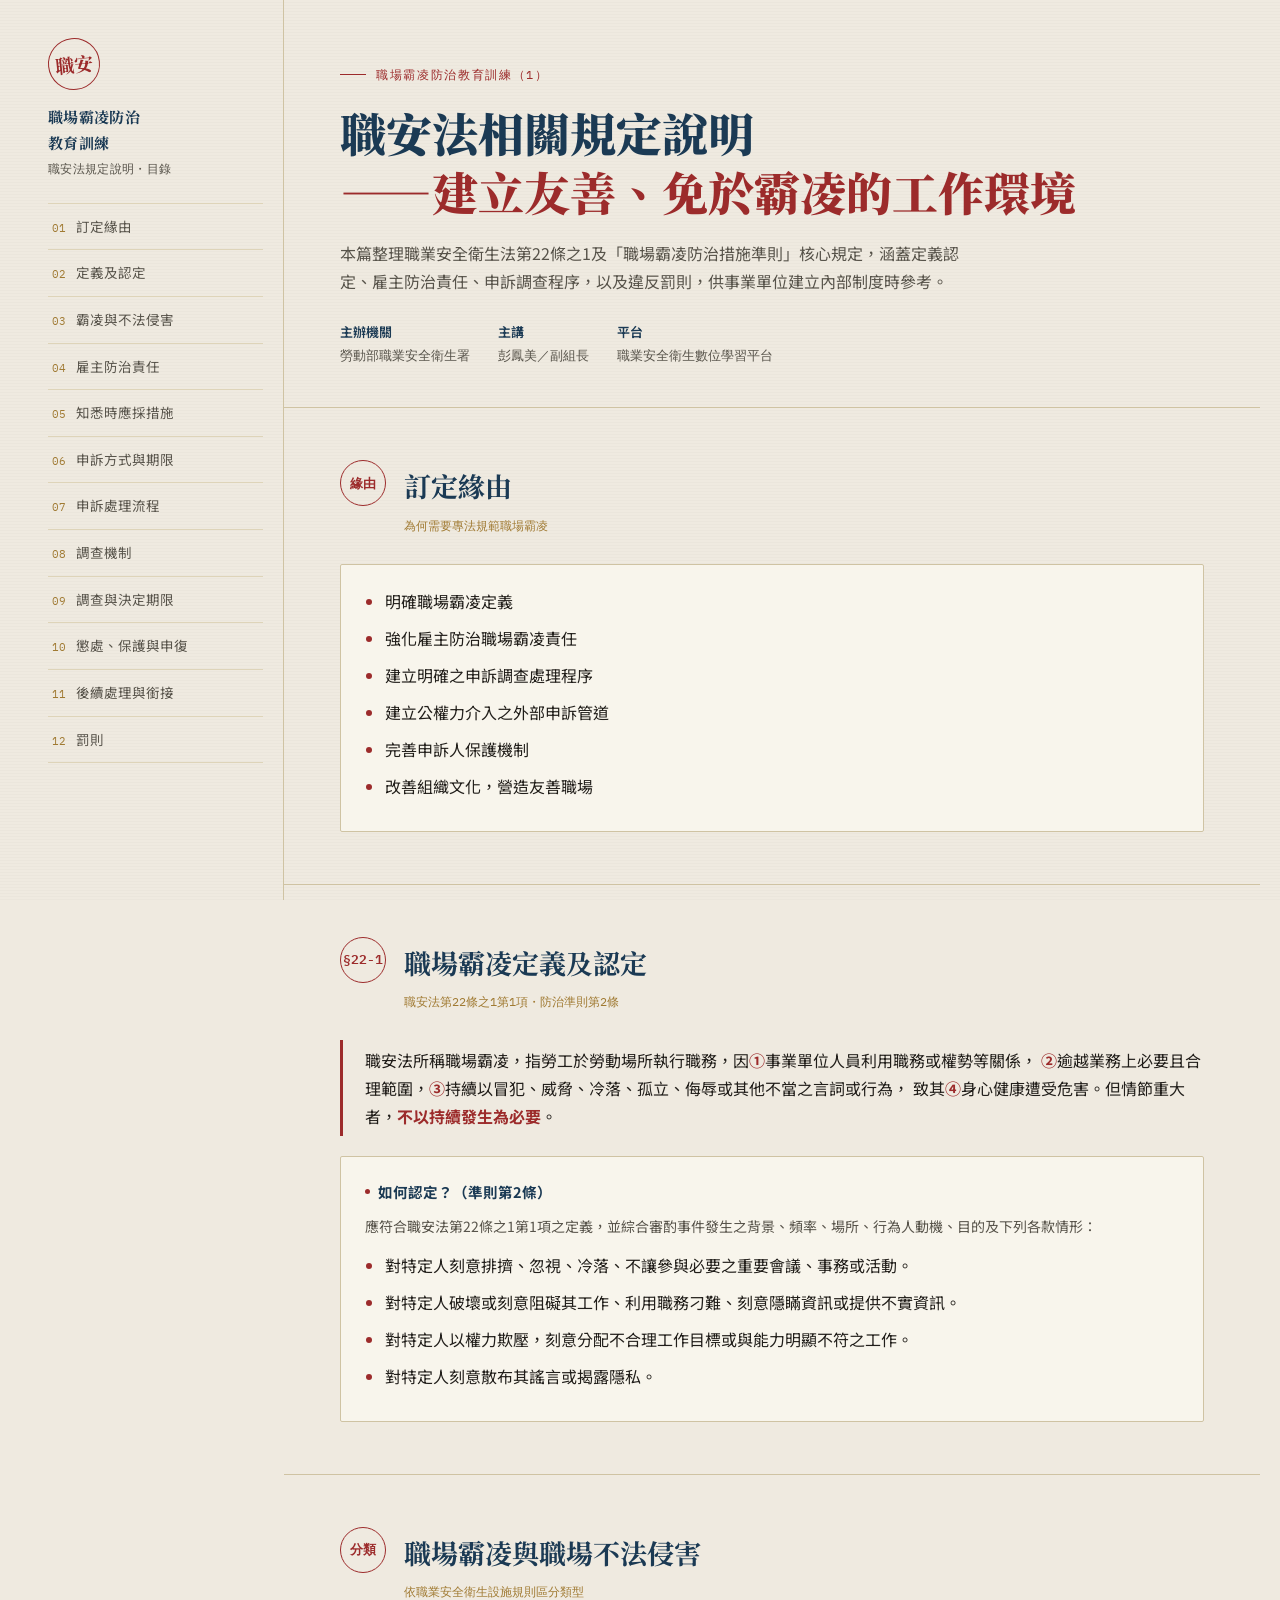
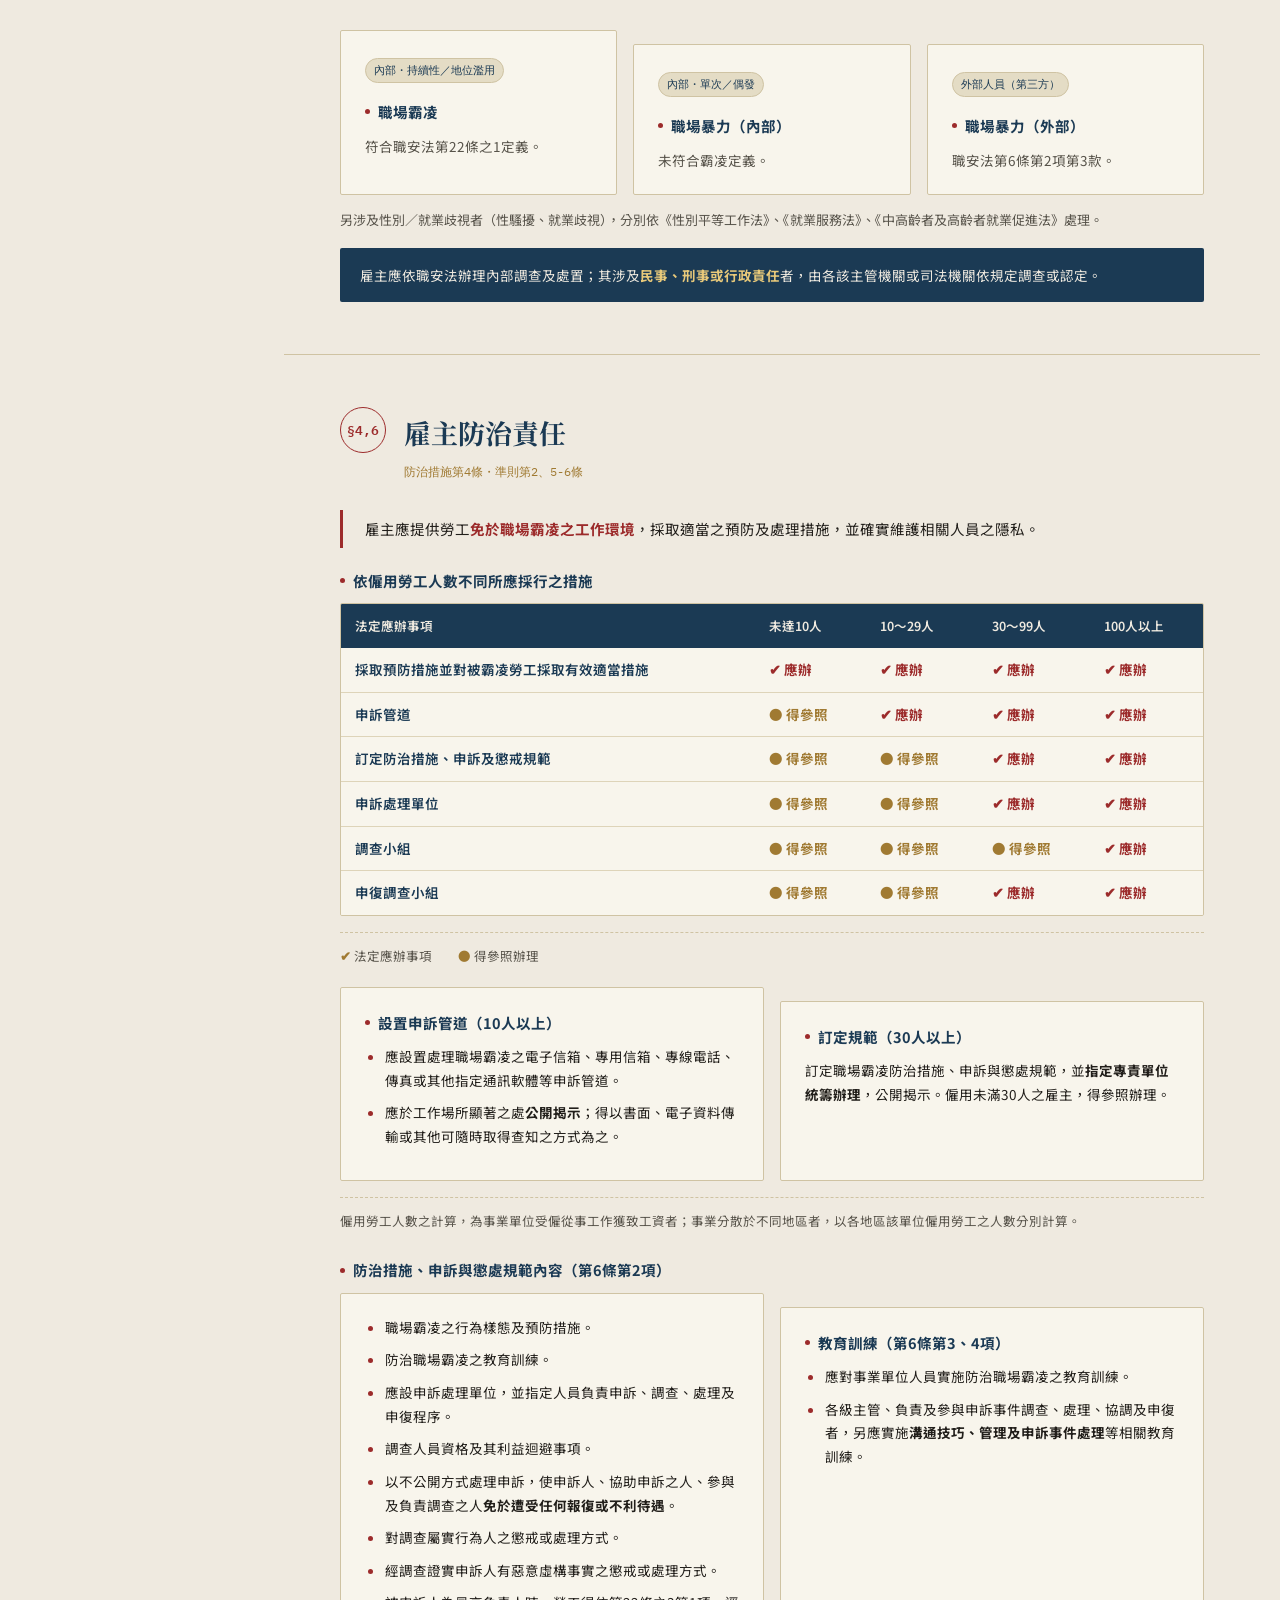
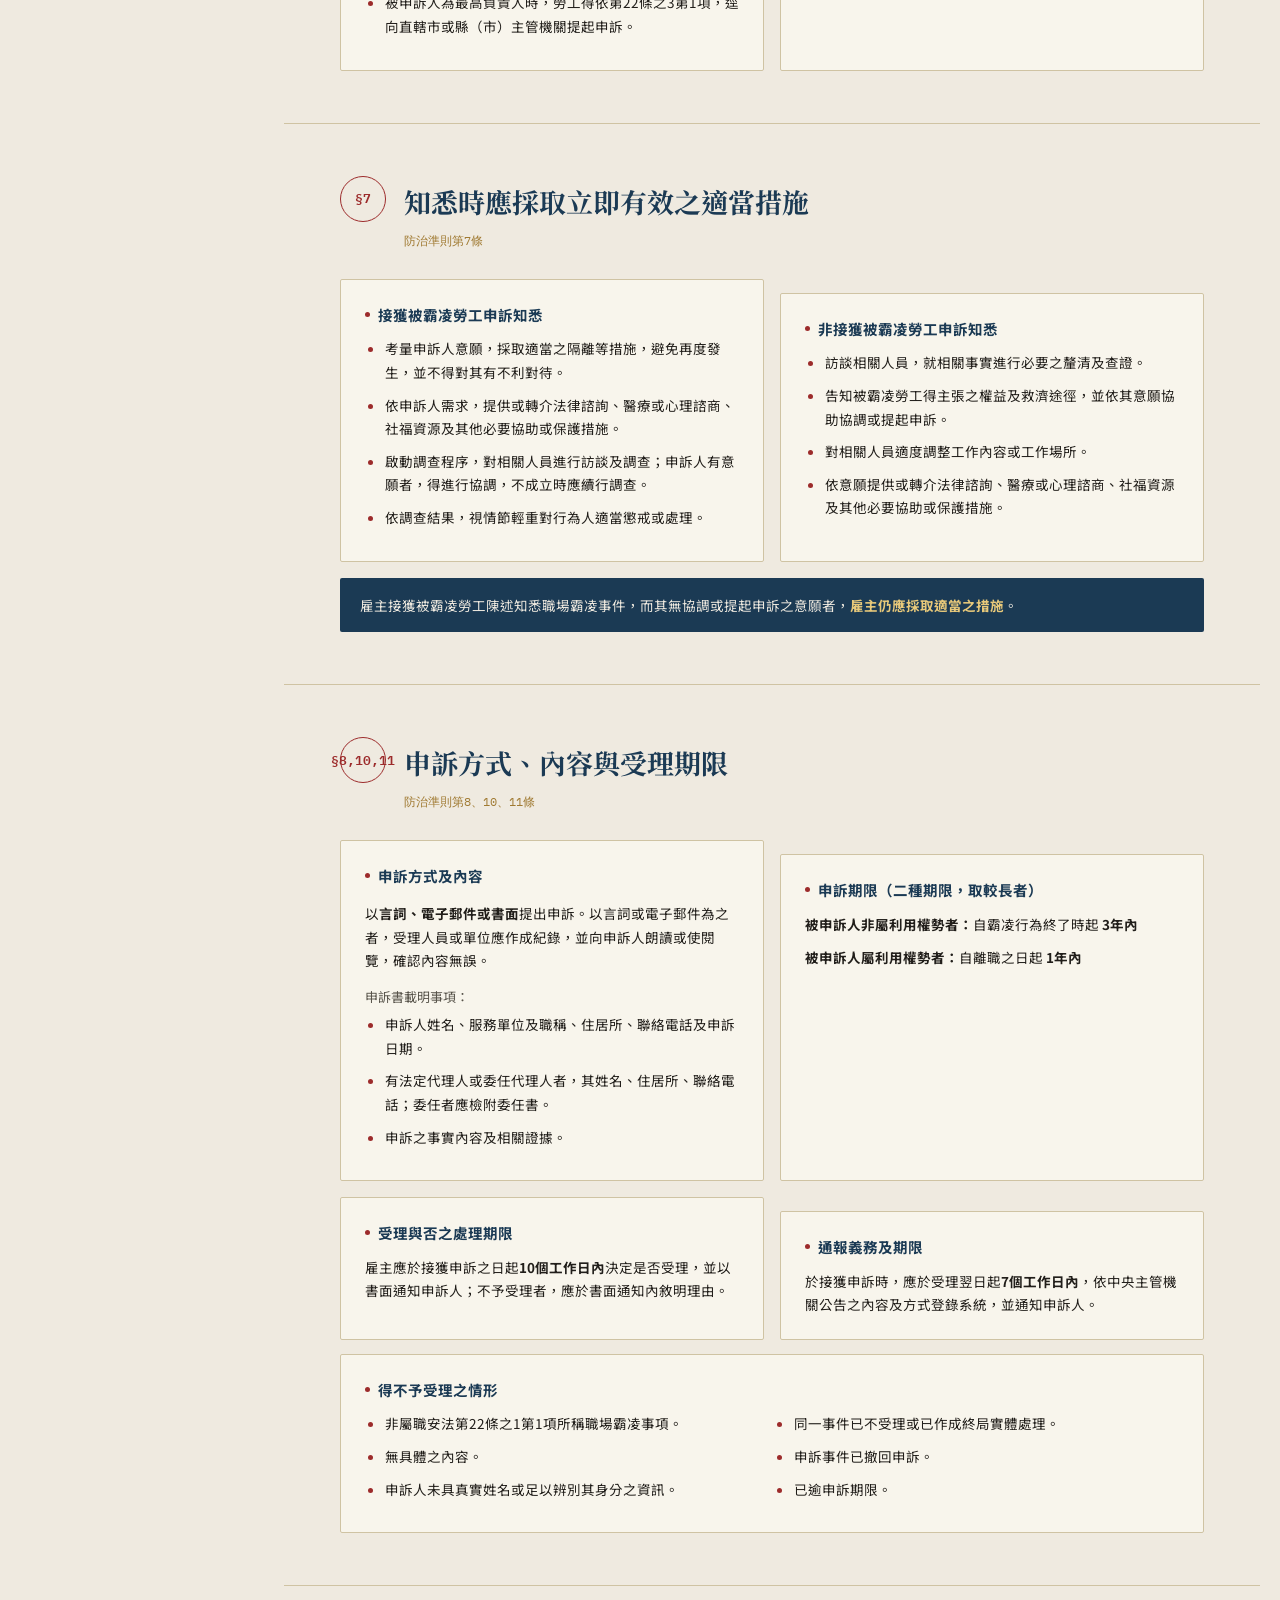
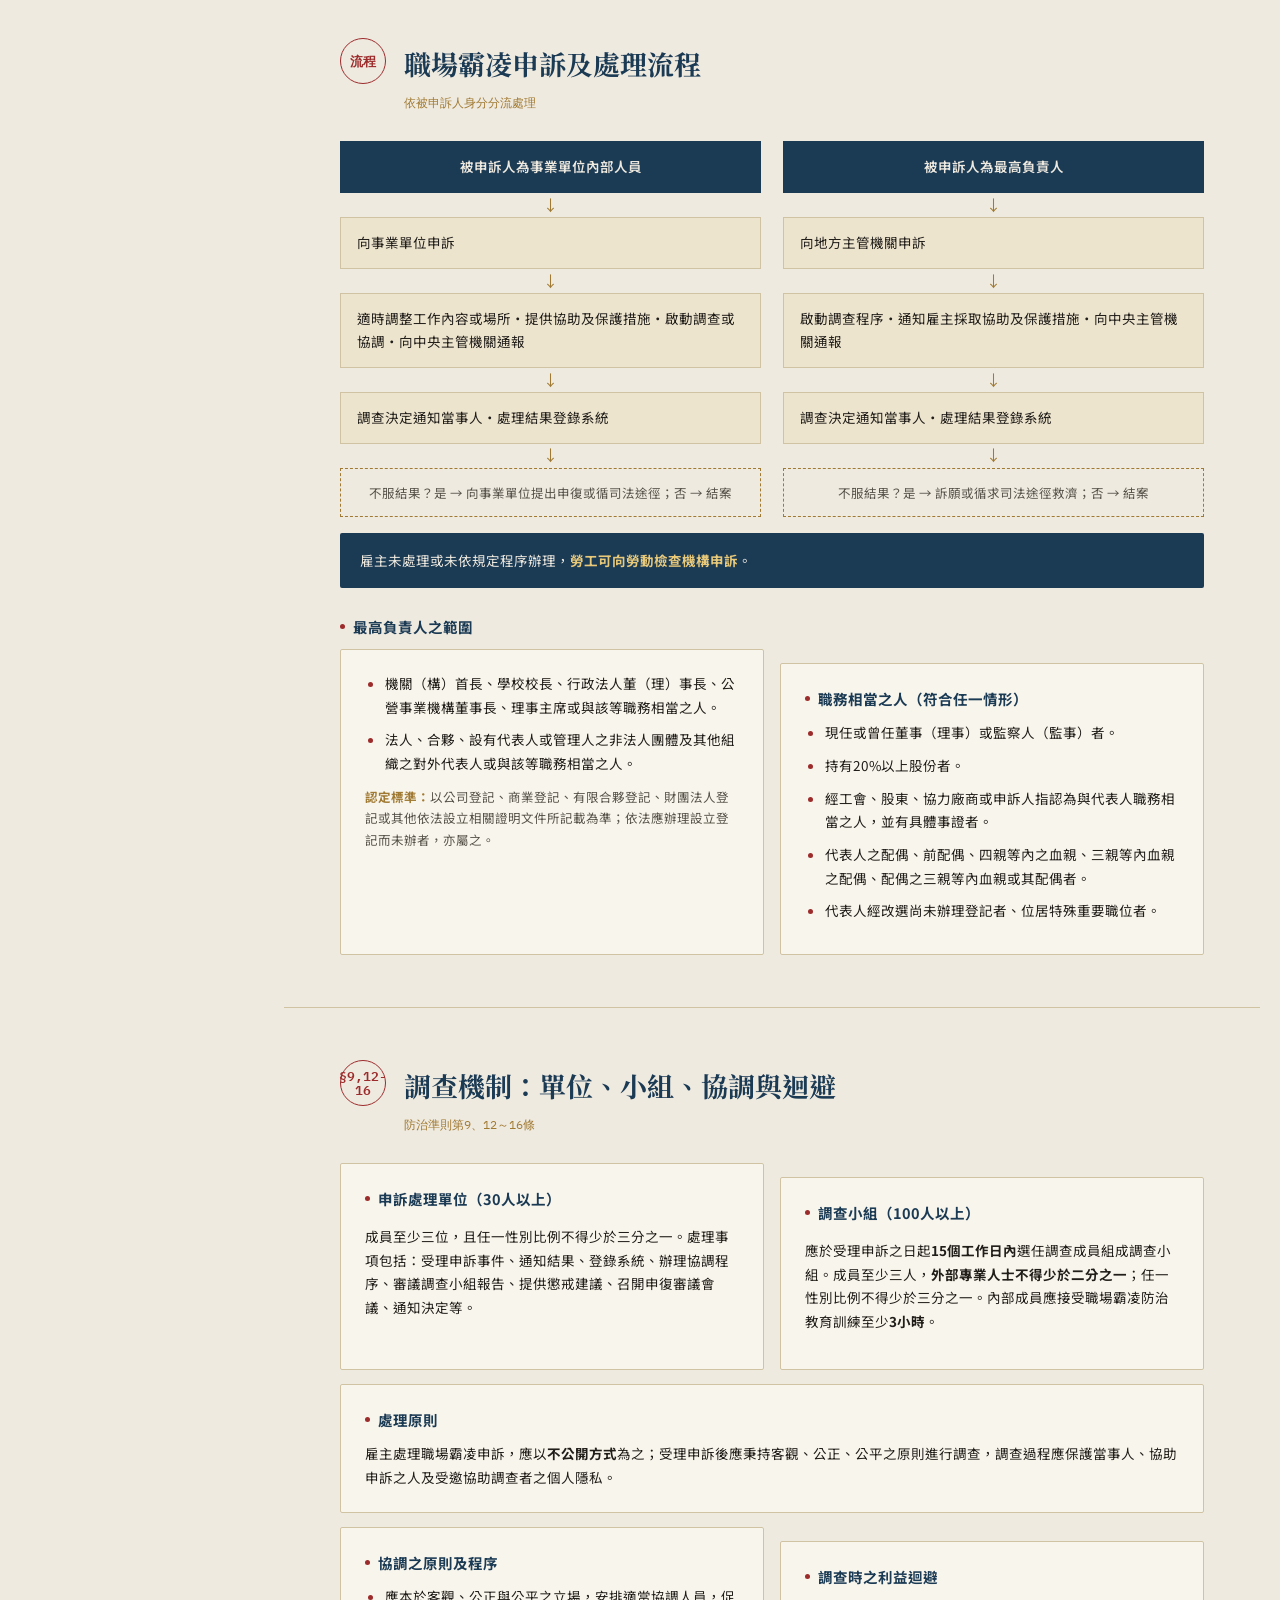
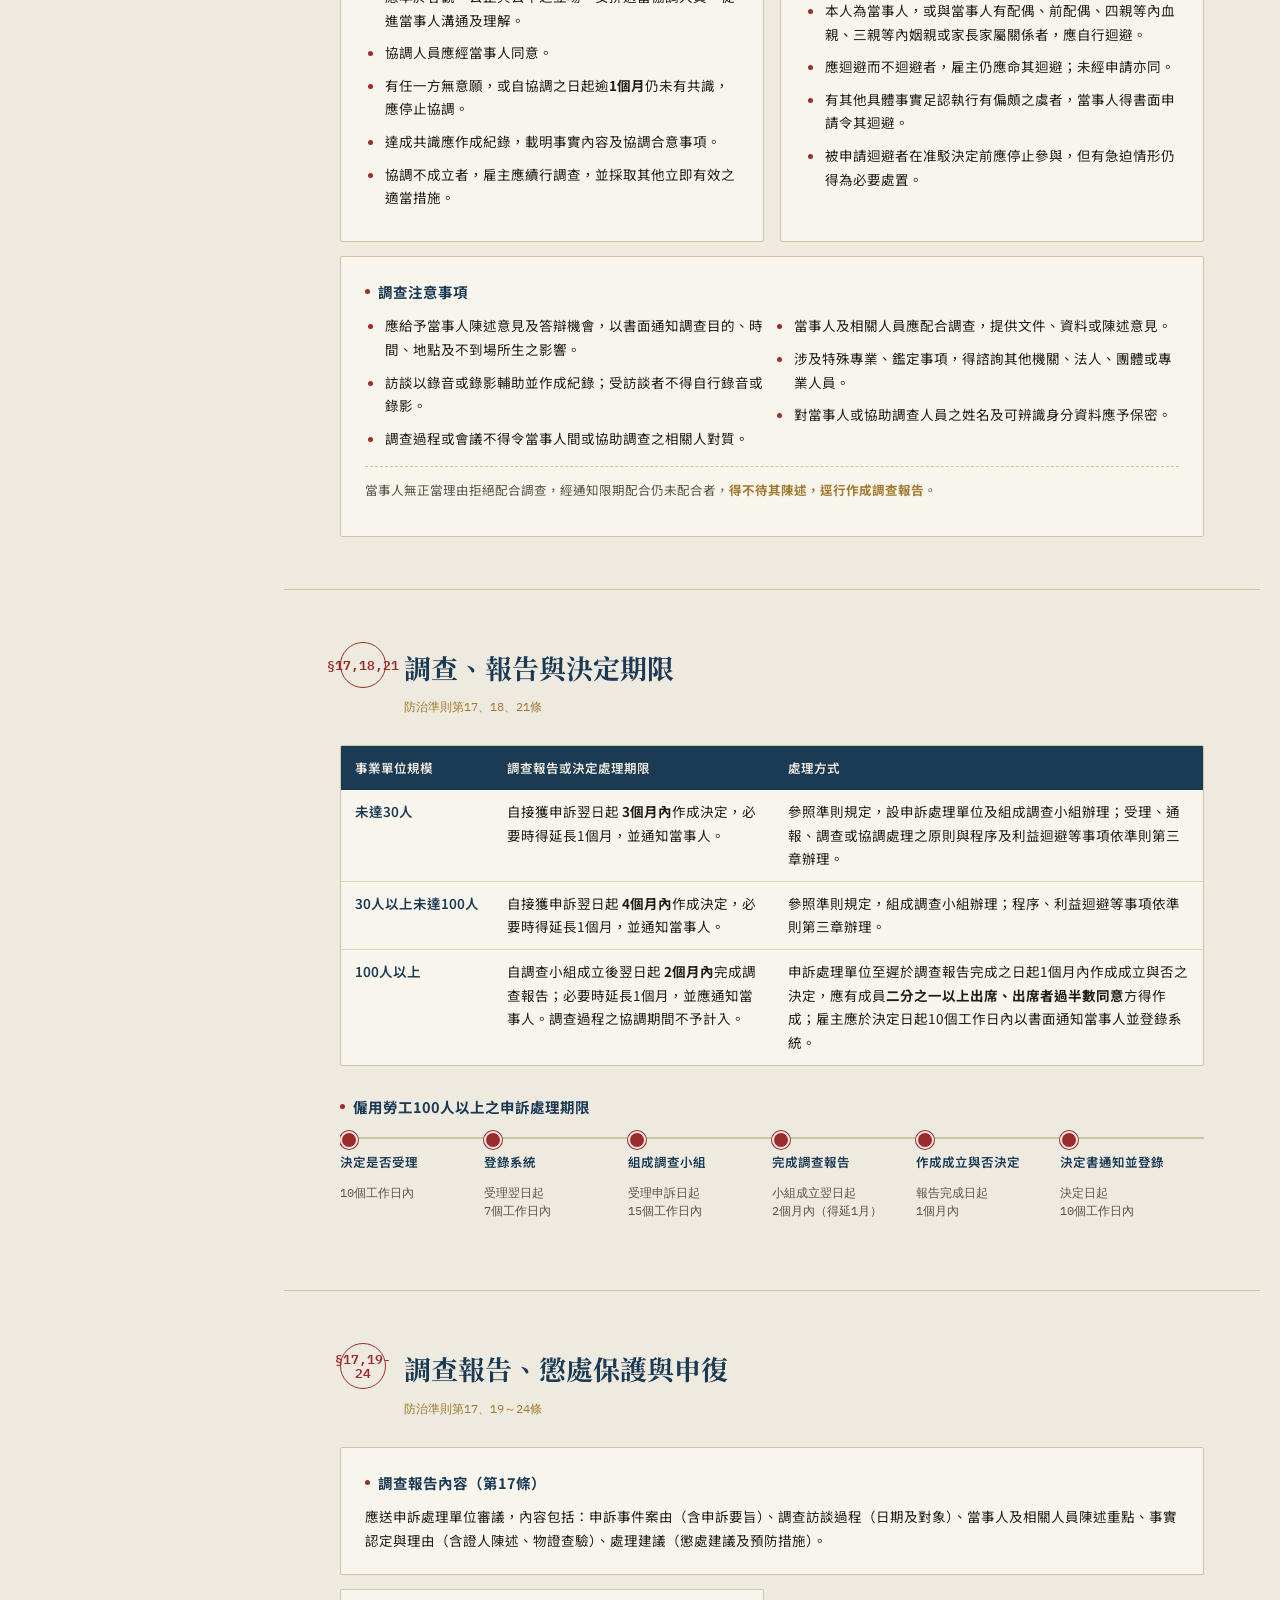
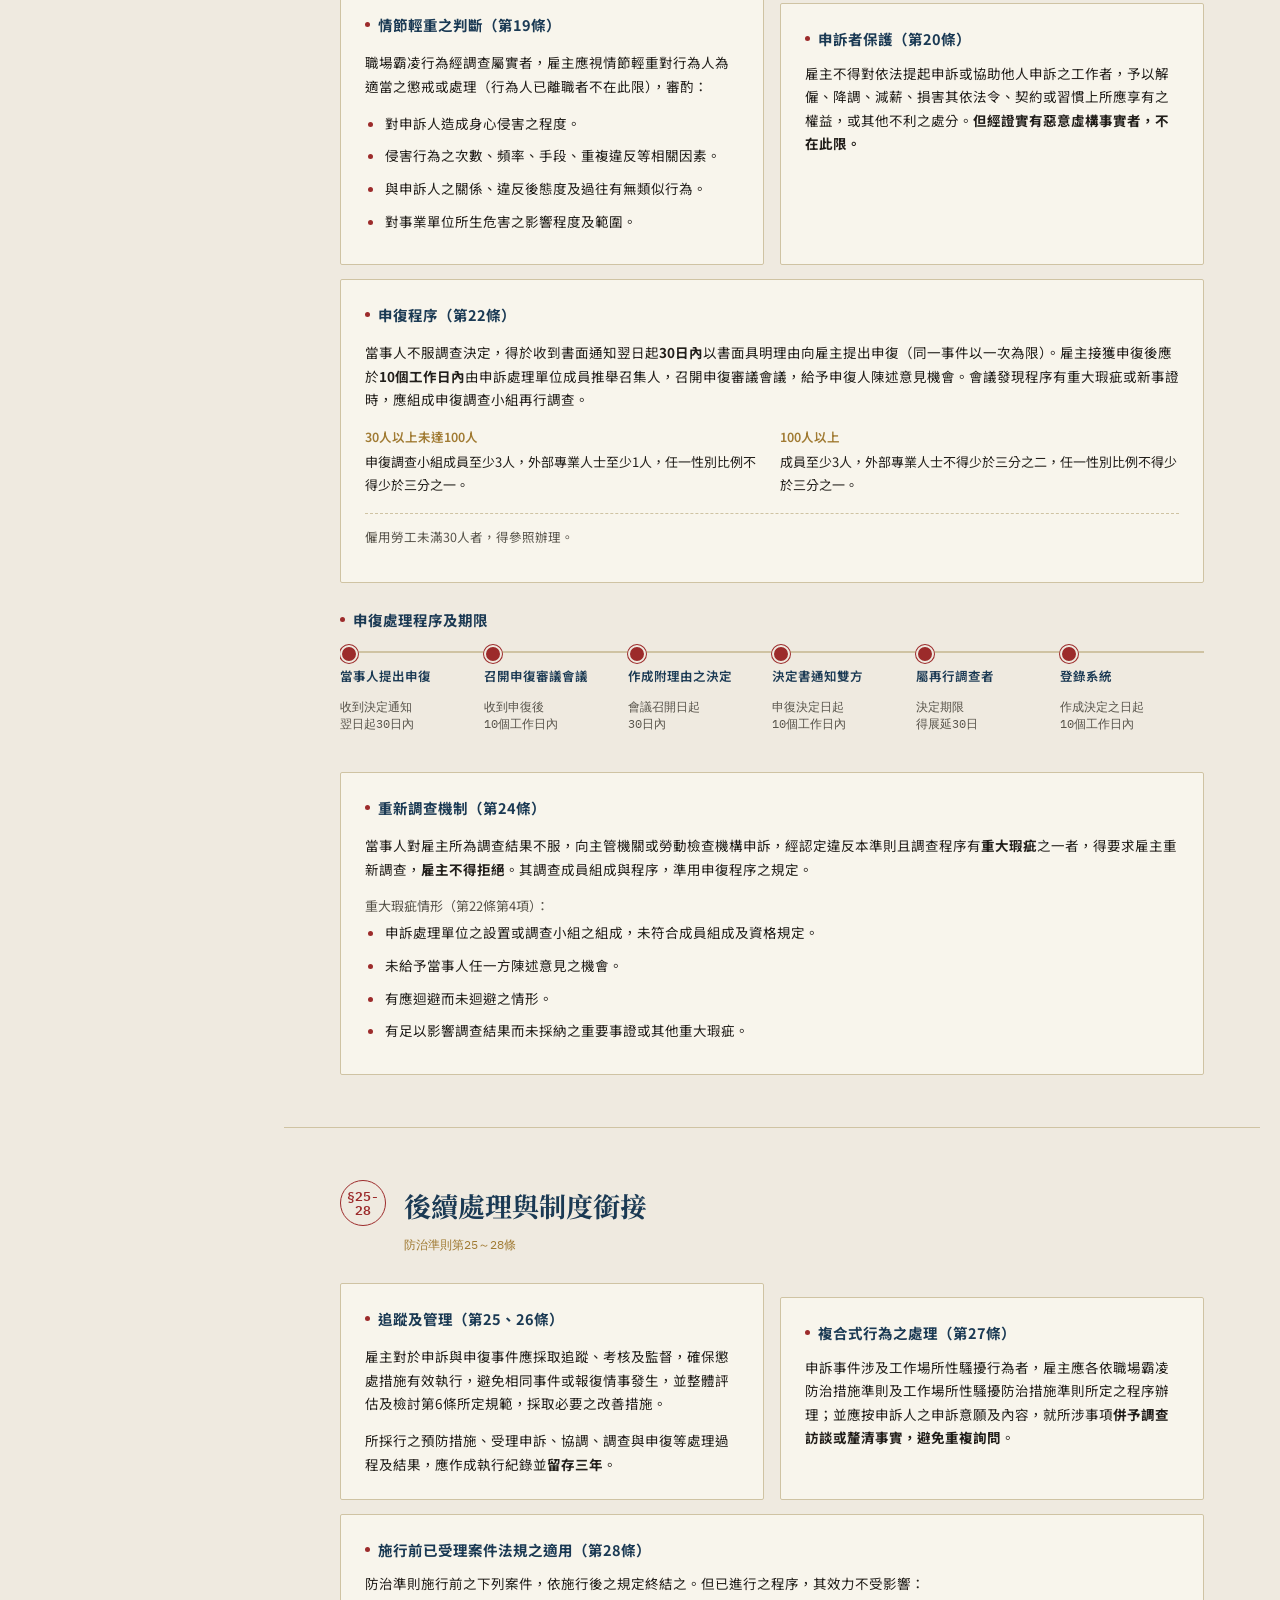
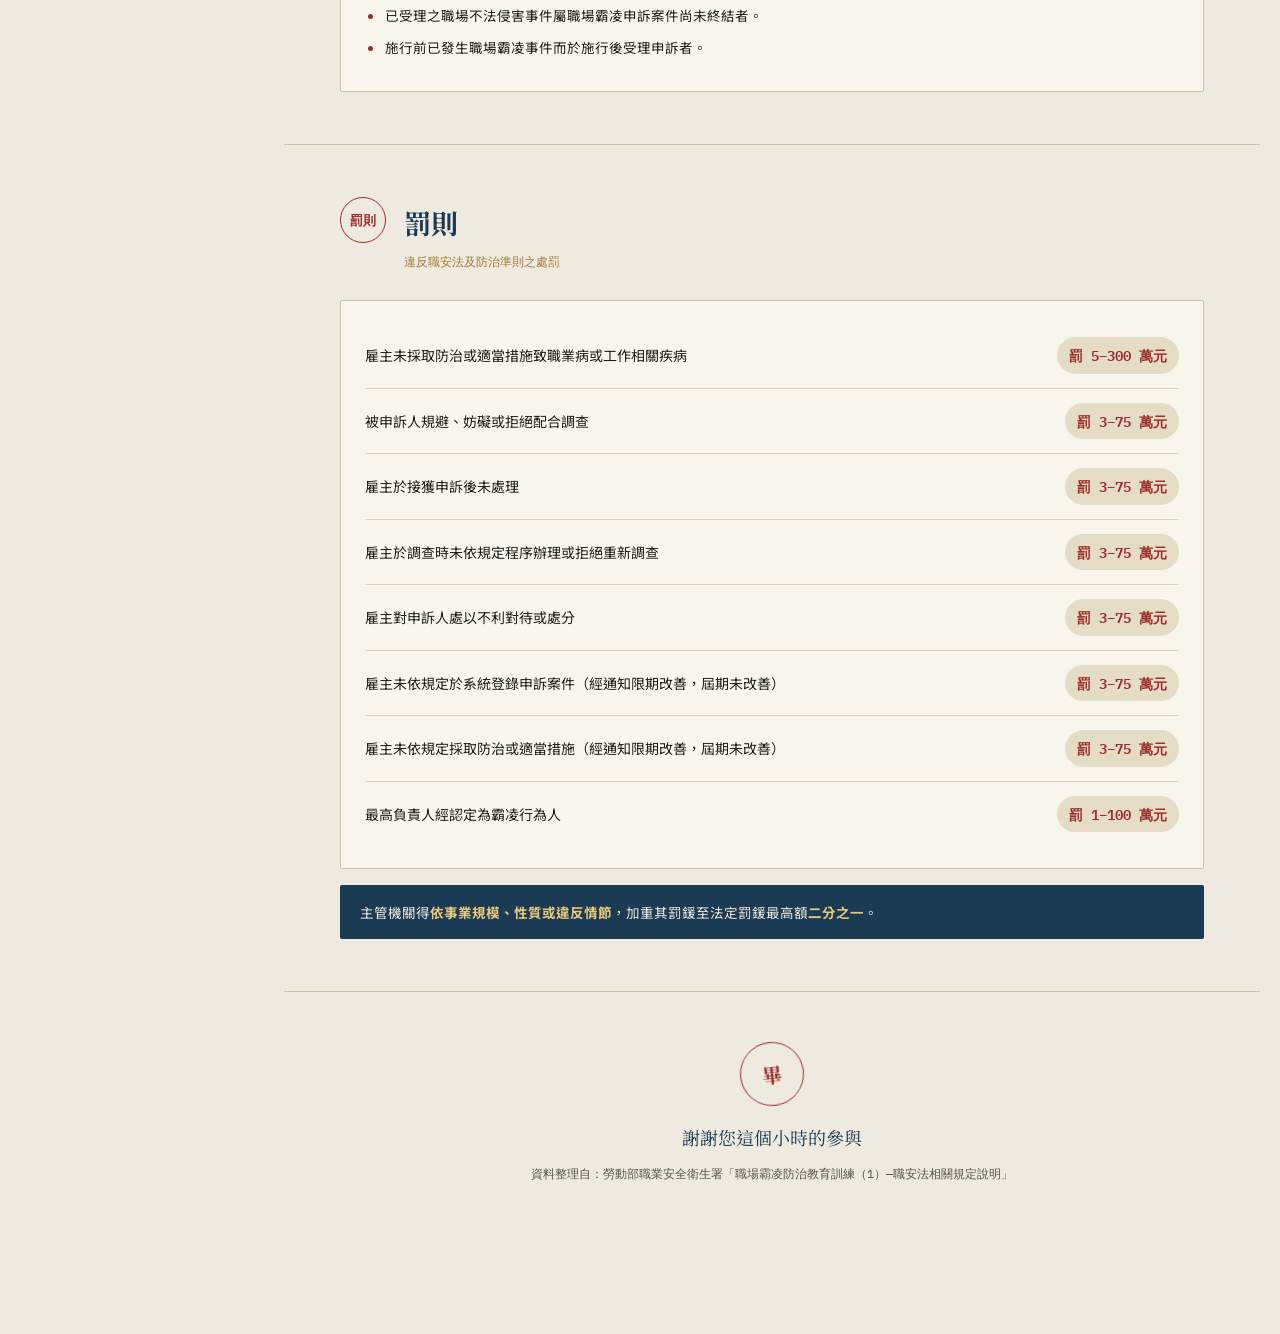
<file: Education/BullyPreventionEducation-Rules.html>
<!DOCTYPE html>
<html lang="zh-Hant">
<head>
<meta charset="UTF-8">
<meta name="viewport" content="width=device-width, initial-scale=1.0">
<title>職場霸凌防治教育訓練｜職安法相關規定說明</title>
<link rel="preconnect" href="https://fonts.googleapis.com">
<link rel="preconnect" href="https://fonts.gstatic.com" crossorigin>
<link href="https://fonts.googleapis.com/css2?family=Noto+Serif+TC:wght@500;600;700;900&family=Noto+Sans+TC:wght@400;500;600;700&family=IBM+Plex+Mono:wght@400;500;600&display=swap" rel="stylesheet">
<style>
:root{
  --paper:#EFEAE0;
  --paper-card:#F8F5EC;
  --paper-alt:#E4DCC5;
  --ink:#211E1A;
  --ink-soft:#57534A;
  --navy:#1B3A54;
  --navy-soft:#345170;
  --seal:#9C2B2B;
  --seal-soft:#B85555;
  --brass:#A07A32;
  --line:#CFC3A3;
  --line-soft:#DED4B9;
  --radius:2px;
  --serif:'Noto Serif TC', serif;
  --sans:'Noto Sans TC', sans-serif;
  --mono:'IBM Plex Mono', monospace;
}
*{box-sizing:border-box;}
html{scroll-behavior:smooth;}
@media (prefers-reduced-motion: reduce){
  html{scroll-behavior:auto;}
  *{animation-duration:0.01ms !important; transition-duration:0.01ms !important;}
}
body{
  margin:0;
  background:var(--paper);
  color:var(--ink);
  font-family:var(--sans);
  line-height:1.75;
  -webkit-font-smoothing:antialiased;
}
a{color:inherit;}

/* subtle paper texture */
body::before{
  content:"";
  position:fixed; inset:0;
  background-image:
    repeating-linear-gradient(0deg, rgba(0,0,0,0.015) 0px, rgba(0,0,0,0.015) 1px, transparent 1px, transparent 3px);
  pointer-events:none;
  z-index:0;
}

/* ===== Layout shell ===== */
.shell{
  display:grid;
  grid-template-columns: 264px 1fr;
  max-width:1240px;
  margin:0 auto;
  position:relative;
  z-index:1;
}
@media (max-width: 900px){
  .shell{grid-template-columns: 1fr;}
}

/* ===== Sidebar ===== */
.toc{
  position:sticky;
  top:0;
  align-self:start;
  height:100vh;
  overflow-y:auto;
  padding:38px 20px 40px 28px;
  border-right:1px solid var(--line);
}
@media (max-width: 900px){
  .toc{position:relative; height:auto; border-right:none; border-bottom:1px solid var(--line); padding:24px 20px;}
}
.toc-seal{
  width:52px; height:52px;
  border-radius:50%;
  border:1.5px solid var(--seal);
  color:var(--seal);
  display:flex; align-items:center; justify-content:center;
  font-family:var(--serif); font-weight:700; font-size:19px;
  margin-bottom:14px;
  transform:rotate(-6deg);
}
.toc-title{
  font-family:var(--serif);
  font-weight:700;
  font-size:15px;
  color:var(--navy);
  margin:0 0 2px;
  letter-spacing:0.02em;
}
.toc-sub{
  font-size:11.5px;
  color:var(--ink-soft);
  margin:0 0 24px;
  font-family:var(--mono);
  letter-spacing:0.03em;
}
.toc-list{
  list-style:none; margin:0; padding:0;
  border-top:1px solid var(--line-soft);
}
.toc-list li{border-bottom:1px solid var(--line-soft);}
.toc-list a{
  display:flex; gap:10px; align-items:baseline;
  padding:11px 4px;
  text-decoration:none;
  font-size:13.5px;
  color:var(--ink-soft);
  transition:color .15s ease, padding-left .15s ease;
}
.toc-list a:hover{color:var(--seal); padding-left:6px;}
.toc-num{
  font-family:var(--mono);
  font-size:11px;
  color:var(--brass);
  flex-shrink:0;
  padding-top:1px;
}

/* ===== Main ===== */
main{padding:0 0 80px;}
.hero{
  padding:64px 56px 40px;
  border-bottom:1px solid var(--line);
  position:relative;
}
@media (max-width:640px){.hero{padding:44px 24px 32px;}}
.hero-eyebrow{
  font-family:var(--mono);
  font-size:12px;
  letter-spacing:0.14em;
  color:var(--seal);
  text-transform:uppercase;
  margin:0 0 18px;
  display:flex; align-items:center; gap:10px;
}
.hero-eyebrow::before{
  content:"";
  width:26px; height:1px; background:var(--seal);
  display:inline-block;
}
.hero h1{
  font-family:var(--serif);
  font-weight:900;
  font-size:clamp(30px, 4.4vw, 46px);
  line-height:1.28;
  color:var(--navy);
  margin:0 0 18px;
}
.hero h1 em{
  font-style:normal;
  color:var(--seal);
}
.hero p.lead{
  max-width:640px;
  font-size:16px;
  color:var(--ink-soft);
  margin:0 0 26px;
}
.hero-meta{
  display:flex; flex-wrap:wrap; gap:28px;
  font-size:13px;
  color:var(--ink-soft);
  font-family:var(--mono);
}
.hero-meta strong{color:var(--navy); font-family:var(--sans); font-weight:600;}

section.block{
  padding:52px 56px;
  border-bottom:1px solid var(--line);
}
@media (max-width:640px){section.block{padding:40px 24px;}}
section.block:target{animation:flash 1.4s ease;}
@keyframes flash{ from{background:var(--paper-alt);} to{background:transparent;} }

.block-head{
  display:flex; align-items:flex-start; gap:18px;
  margin-bottom:28px;
}
.stamp{
  flex-shrink:0;
  width:46px; height:46px;
  border-radius:50%;
  border:1.5px solid var(--seal);
  color:var(--seal);
  font-family:var(--mono);
  font-weight:600;
  font-size:13px;
  display:flex; align-items:center; justify-content:center;
  text-align:center;
  line-height:1.1;
}
.block-head h2{
  font-family:var(--serif);
  font-weight:700;
  font-size:clamp(21px,2.6vw,27px);
  color:var(--navy);
  margin:2px 0 0;
}
.block-head .cite{
  font-family:var(--mono);
  font-size:12px;
  color:var(--brass);
  display:block;
  margin-top:5px;
}

.card{
  background:var(--paper-card);
  border:1px solid var(--line);
  border-radius:var(--radius);
  padding:22px 24px;
}
.card + .card{margin-top:14px;}
.grid2{display:grid; grid-template-columns:1fr 1fr; gap:16px;}
.grid3{display:grid; grid-template-columns:repeat(3,1fr); gap:16px;}
@media (max-width:760px){.grid2,.grid3{grid-template-columns:1fr;}}

.tag{
  display:inline-block;
  font-family:var(--mono);
  font-size:11px;
  color:var(--navy);
  background:var(--paper-alt);
  border:1px solid var(--line);
  padding:2px 8px;
  border-radius:20px;
  margin-bottom:10px;
}

ul.plain{margin:0; padding-left:20px;}
ul.plain li{margin-bottom:9px;}
ul.plain li::marker{color:var(--seal);}

.definition{
  border-left:3px solid var(--seal);
  padding:6px 0 6px 22px;
  font-size:16px;
  color:var(--ink);
  margin:0 0 20px;
}
.definition b{color:var(--seal); font-weight:700;}

table{
  width:100%;
  border-collapse:collapse;
  font-size:13.5px;
  background:var(--paper-card);
}
thead th{
  background:var(--navy);
  color:var(--paper);
  font-family:var(--sans);
  font-weight:600;
  text-align:left;
  padding:11px 14px;
  font-size:12.5px;
}
tbody td, tbody th{
  padding:10px 14px;
  border-bottom:1px solid var(--line-soft);
  vertical-align:top;
}
tbody th{text-align:left; font-weight:600; color:var(--navy); white-space:nowrap;}
tbody tr:last-child td, tbody tr:last-child th{border-bottom:none;}
.table-wrap{overflow-x:auto; border:1px solid var(--line); border-radius:var(--radius);}

.check{color:var(--seal); font-weight:700;}
.dot{color:var(--brass); font-weight:700;}

/* flow diagram */
.flow{
  display:grid; grid-template-columns:1fr 1fr; gap:22px;
}
@media (max-width:760px){.flow{grid-template-columns:1fr;}}
.flow-col{display:flex; flex-direction:column; gap:0;}
.flow-node{
  background:var(--paper-card);
  border:1px solid var(--line);
  padding:13px 16px;
  font-size:13.5px;
  position:relative;
}
.flow-node.start{background:var(--navy); color:var(--paper); border-color:var(--navy); font-weight:600; text-align:center;}
.flow-node.action{background:#EDE4CE;}
.flow-node.decision{
  background:transparent; border:1px dashed var(--brass); color:var(--ink-soft); font-size:12.5px; text-align:center;
}
.flow-arrow{
  height:24px; display:flex; align-items:center; justify-content:center;
  color:var(--brass); font-size:15px;
}

/* timeline steps */
.timeline{
  display:flex; overflow-x:auto; gap:0; padding-bottom:8px;
  scrollbar-width:thin;
}
.tstep{
  flex:1 1 140px; min-width:140px;
  position:relative;
  padding:22px 14px 0 0;
}
.tstep::before{
  content:"";
  position:absolute; top:8px; left:0; right:0;
  height:2px; background:var(--line);
}
.tstep:first-child::before{left:8px;}
.tstep::after{
  content:"";
  position:absolute; top:2px; left:0;
  width:14px; height:14px; border-radius:50%;
  background:var(--seal); border:2px solid var(--paper);
  box-shadow:0 0 0 1px var(--seal);
}
.tstep .tt{font-family:var(--sans); font-weight:600; font-size:12.5px; color:var(--navy); margin:0 0 6px;}
.tstep .td{font-family:var(--mono); font-size:11.5px; color:var(--ink-soft); line-height:1.5;}

/* penalty rows */
.penalty{
  display:flex; justify-content:space-between; align-items:center; gap:16px;
  padding:14px 0; border-bottom:1px solid var(--line-soft);
  flex-wrap:wrap;
}
.penalty:last-child{border-bottom:none;}
.penalty .pdesc{font-size:14px; flex:1 1 320px;}
.penalty .pfine{
  font-family:var(--mono); font-weight:600; font-size:14px;
  color:var(--seal); background:var(--paper-alt);
  padding:6px 12px; border-radius:20px; white-space:nowrap;
}

.note{
  font-size:12.5px; color:var(--ink-soft);
  border-top:1px dashed var(--line);
  margin-top:16px; padding-top:12px;
}
.note b{color:var(--brass);}

.callout{
  background:var(--navy); color:var(--paper);
  padding:16px 20px; border-radius:var(--radius);
  font-size:13.5px; margin-top:16px;
  line-height:1.65;
}
.callout b{color:#E8C97A;}

footer{
  padding:50px 56px 70px;
  text-align:center;
}
footer .seal-big{
  width:64px; height:64px; margin:0 auto 16px;
  border-radius:50%; border:1.5px solid var(--seal); color:var(--seal);
  display:flex; align-items:center; justify-content:center;
  font-family:var(--serif); font-weight:700; font-size:20px;
  transform:rotate(-6deg);
}
footer p{font-family:var(--serif); color:var(--navy); font-size:18px; margin:0;}
footer span{display:block; font-family:var(--mono); font-size:11.5px; color:var(--ink-soft); margin-top:10px;}

h3.sub{
  font-family:var(--sans); font-weight:700; font-size:14.5px;
  color:var(--navy); margin:0 0 10px;
  display:flex; align-items:center; gap:8px;
}
h3.sub::before{content:""; width:5px; height:5px; background:var(--seal); border-radius:50%; display:inline-block;}
</style>
</head>
<body>

<div class="shell">
  <nav class="toc">
    <div class="toc-seal">職安</div>
    <p class="toc-title">職場霸凌防治<br>教育訓練</p>
    <p class="toc-sub">職安法規定說明・目錄</p>
    <ul class="toc-list">
      <li><a href="#sec1"><span class="toc-num">01</span>訂定緣由</a></li>
      <li><a href="#sec2"><span class="toc-num">02</span>定義及認定</a></li>
      <li><a href="#sec3"><span class="toc-num">03</span>霸凌與不法侵害</a></li>
      <li><a href="#sec4"><span class="toc-num">04</span>雇主防治責任</a></li>
      <li><a href="#sec5"><span class="toc-num">05</span>知悉時應採措施</a></li>
      <li><a href="#sec6"><span class="toc-num">06</span>申訴方式與期限</a></li>
      <li><a href="#sec7"><span class="toc-num">07</span>申訴處理流程</a></li>
      <li><a href="#sec8"><span class="toc-num">08</span>調查機制</a></li>
      <li><a href="#sec9"><span class="toc-num">09</span>調查與決定期限</a></li>
      <li><a href="#sec10"><span class="toc-num">10</span>懲處、保護與申復</a></li>
      <li><a href="#sec11"><span class="toc-num">11</span>後續處理與銜接</a></li>
      <li><a href="#sec12"><span class="toc-num">12</span>罰則</a></li>
    </ul>
  </nav>

  <main>
    <div class="hero">
      <p class="hero-eyebrow">職場霸凌防治教育訓練（1）</p>
      <h1>職安法相關規定說明<br><em>——建立友善、免於霸凌的工作環境</em></h1>
      <p class="lead">本篇整理職業安全衛生法第22條之1及「職場霸凌防治措施準則」核心規定，涵蓋定義認定、雇主防治責任、申訴調查程序，以及違反罰則，供事業單位建立內部制度時參考。</p>
      <div class="hero-meta">
        <div><strong>主辦機關</strong><br>勞動部職業安全衛生署</div>
        <div><strong>主講</strong><br>彭鳳美／副組長</div>
        <div><strong>平台</strong><br>職業安全衛生數位學習平台</div>
      </div>
    </div>

    <!-- 01 -->
    <section class="block" id="sec1">
      <div class="block-head">
        <div class="stamp">緣由</div>
        <div>
          <h2>訂定緣由</h2>
          <span class="cite">為何需要專法規範職場霸凌</span>
        </div>
      </div>
      <div class="card">
        <ul class="plain">
          <li>明確職場霸凌定義</li>
          <li>強化雇主防治職場霸凌責任</li>
          <li>建立明確之申訴調查處理程序</li>
          <li>建立公權力介入之外部申訴管道</li>
          <li>完善申訴人保護機制</li>
          <li>改善組織文化，營造友善職場</li>
        </ul>
      </div>
    </section>

    <!-- 02 -->
    <section class="block" id="sec2">
      <div class="block-head">
        <div class="stamp">§22-1</div>
        <div>
          <h2>職場霸凌定義及認定</h2>
          <span class="cite">職安法第22條之1第1項・防治準則第2條</span>
        </div>
      </div>

      <p class="definition">
        職安法所稱職場霸凌，指勞工於勞動場所執行職務，因<b>①</b>事業單位人員利用職務或權勢等關係，
        <b>②</b>逾越業務上必要且合理範圍，<b>③</b>持續以冒犯、威脅、冷落、孤立、侮辱或其他不當之言詞或行為，
        致其<b>④</b>身心健康遭受危害。但情節重大者，<b>不以持續發生為必要</b>。
      </p>

      <div class="card">
        <h3 class="sub">如何認定？（準則第2條）</h3>
        <p style="margin:0 0 12px; font-size:14px; color:var(--ink-soft);">應符合職安法第22條之1第1項之定義，並綜合審酌事件發生之背景、頻率、場所、行為人動機、目的及下列各款情形：</p>
        <ul class="plain">
          <li>對特定人刻意排擠、忽視、冷落、不讓參與必要之重要會議、事務或活動。</li>
          <li>對特定人破壞或刻意阻礙其工作、利用職務刁難、刻意隱瞞資訊或提供不實資訊。</li>
          <li>對特定人以權力欺壓，刻意分配不合理工作目標或與能力明顯不符之工作。</li>
          <li>對特定人刻意散布其謠言或揭露隱私。</li>
        </ul>
      </div>
    </section>

    <!-- 03 -->
    <section class="block" id="sec3">
      <div class="block-head">
        <div class="stamp">分類</div>
        <div>
          <h2>職場霸凌與職場不法侵害</h2>
          <span class="cite">依職業安全衛生設施規則區分類型</span>
        </div>
      </div>

      <div class="grid3">
        <div class="card">
          <span class="tag">內部・持續性／地位濫用</span>
          <h3 class="sub" style="margin-top:6px;">職場霸凌</h3>
          <p style="font-size:13.5px; color:var(--ink-soft); margin:0;">符合職安法第22條之1定義。</p>
        </div>
        <div class="card">
          <span class="tag">內部・單次／偶發</span>
          <h3 class="sub" style="margin-top:6px;">職場暴力（內部）</h3>
          <p style="font-size:13.5px; color:var(--ink-soft); margin:0;">未符合霸凌定義。</p>
        </div>
        <div class="card">
          <span class="tag">外部人員（第三方）</span>
          <h3 class="sub" style="margin-top:6px;">職場暴力（外部）</h3>
          <p style="font-size:13.5px; color:var(--ink-soft); margin:0;">職安法第6條第2項第3款。</p>
        </div>
      </div>
      <p style="font-size:13px; color:var(--ink-soft); margin:14px 0 0;">另涉及性別／就業歧視者（性騷擾、就業歧視），分別依《性別平等工作法》、《就業服務法》、《中高齡者及高齡者就業促進法》處理。</p>

      <div class="callout">
        雇主應依職安法辦理內部調查及處置；其涉及<b>民事、刑事或行政責任</b>者，由各該主管機關或司法機關依規定調查或認定。
      </div>
    </section>

    <!-- 04 -->
    <section class="block" id="sec4">
      <div class="block-head">
        <div class="stamp">§4,6</div>
        <div>
          <h2>雇主防治責任</h2>
          <span class="cite">防治措施第4條・準則第2、5-6條</span>
        </div>
      </div>

      <p class="definition" style="font-size:14.5px;">雇主應提供勞工<b>免於職場霸凌之工作環境</b>，採取適當之預防及處理措施，並確實維護相關人員之隱私。</p>

      <h3 class="sub">依僱用勞工人數不同所應採行之措施</h3>
      <div class="table-wrap">
        <table>
          <thead>
            <tr><th>法定應辦事項</th><th>未達10人</th><th>10～29人</th><th>30～99人</th><th>100人以上</th></tr>
          </thead>
          <tbody>
            <tr><th>採取預防措施並對被霸凌勞工採取有效適當措施</th><td class="check">✔ 應辦</td><td class="check">✔ 應辦</td><td class="check">✔ 應辦</td><td class="check">✔ 應辦</td></tr>
            <tr><th>申訴管道</th><td class="dot">● 得參照</td><td class="check">✔ 應辦</td><td class="check">✔ 應辦</td><td class="check">✔ 應辦</td></tr>
            <tr><th>訂定防治措施、申訴及懲戒規範</th><td class="dot">● 得參照</td><td class="dot">● 得參照</td><td class="check">✔ 應辦</td><td class="check">✔ 應辦</td></tr>
            <tr><th>申訴處理單位</th><td class="dot">● 得參照</td><td class="dot">● 得參照</td><td class="check">✔ 應辦</td><td class="check">✔ 應辦</td></tr>
            <tr><th>調查小組</th><td class="dot">● 得參照</td><td class="dot">● 得參照</td><td class="dot">● 得參照</td><td class="check">✔ 應辦</td></tr>
            <tr><th>申復調查小組</th><td class="dot">● 得參照</td><td class="dot">● 得參照</td><td class="check">✔ 應辦</td><td class="check">✔ 應辦</td></tr>
          </tbody>
        </table>
      </div>
      <p class="note"><b>✔</b> 法定應辦事項　　<b>●</b> 得參照辦理</p>

      <div class="grid2" style="margin-top:20px;">
        <div class="card">
          <h3 class="sub">設置申訴管道（10人以上）</h3>
          <ul class="plain" style="font-size:13.5px;">
            <li>應設置處理職場霸凌之電子信箱、專用信箱、專線電話、傳真或其他指定通訊軟體等申訴管道。</li>
            <li>應於工作場所顯著之處<b>公開揭示</b>；得以書面、電子資料傳輸或其他可隨時取得查知之方式為之。</li>
          </ul>
        </div>
        <div class="card">
          <h3 class="sub">訂定規範（30人以上）</h3>
          <p style="font-size:13.5px; margin:0;">訂定職場霸凌防治措施、申訴與懲處規範，並<b>指定專責單位統籌辦理</b>，公開揭示。僱用未滿30人之雇主，得參照辦理。</p>
        </div>
      </div>
      <p class="note">僱用勞工人數之計算，為事業單位受僱從事工作獲致工資者；事業分散於不同地區者，以各地區該單位僱用勞工之人數分別計算。</p>

      <h3 class="sub" style="margin-top:26px;">防治措施、申訴與懲處規範內容（第6條第2項）</h3>
      <div class="grid2">
        <div class="card">
          <ul class="plain" style="font-size:13.5px;">
            <li>職場霸凌之行為樣態及預防措施。</li>
            <li>防治職場霸凌之教育訓練。</li>
            <li>應設申訴處理單位，並指定人員負責申訴、調查、處理及申復程序。</li>
            <li>調查人員資格及其利益迴避事項。</li>
            <li>以不公開方式處理申訴，使申訴人、協助申訴之人、參與及負責調查之人<b>免於遭受任何報復或不利待遇</b>。</li>
            <li>對調查屬實行為人之懲戒或處理方式。</li>
            <li>經調查證實申訴人有惡意虛構事實之懲戒或處理方式。</li>
            <li>被申訴人為最高負責人時，勞工得依第22條之3第1項，逕向直轄市或縣（市）主管機關提起申訴。</li>
          </ul>
        </div>
        <div class="card">
          <h3 class="sub">教育訓練（第6條第3、4項）</h3>
          <ul class="plain" style="font-size:13.5px;">
            <li>應對事業單位人員實施防治職場霸凌之教育訓練。</li>
            <li>各級主管、負責及參與申訴事件調查、處理、協調及申復者，另應實施<b>溝通技巧、管理及申訴事件處理</b>等相關教育訓練。</li>
          </ul>
        </div>
      </div>
    </section>

    <!-- 05 -->
    <section class="block" id="sec5">
      <div class="block-head">
        <div class="stamp">§7</div>
        <div>
          <h2>知悉時應採取立即有效之適當措施</h2>
          <span class="cite">防治準則第7條</span>
        </div>
      </div>
      <div class="grid2">
        <div class="card">
          <h3 class="sub">接獲被霸凌勞工申訴知悉</h3>
          <ul class="plain" style="font-size:13.5px;">
            <li>考量申訴人意願，採取適當之隔離等措施，避免再度發生，並不得對其有不利對待。</li>
            <li>依申訴人需求，提供或轉介法律諮詢、醫療或心理諮商、社福資源及其他必要協助或保護措施。</li>
            <li>啟動調查程序，對相關人員進行訪談及調查；申訴人有意願者，得進行協調，不成立時應續行調查。</li>
            <li>依調查結果，視情節輕重對行為人適當懲戒或處理。</li>
          </ul>
        </div>
        <div class="card">
          <h3 class="sub">非接獲被霸凌勞工申訴知悉</h3>
          <ul class="plain" style="font-size:13.5px;">
            <li>訪談相關人員，就相關事實進行必要之釐清及查證。</li>
            <li>告知被霸凌勞工得主張之權益及救濟途徑，並依其意願協助協調或提起申訴。</li>
            <li>對相關人員適度調整工作內容或工作場所。</li>
            <li>依意願提供或轉介法律諮詢、醫療或心理諮商、社福資源及其他必要協助或保護措施。</li>
          </ul>
        </div>
      </div>
      <div class="callout">雇主接獲被霸凌勞工陳述知悉職場霸凌事件，而其無協調或提起申訴之意願者，<b>雇主仍應採取適當之措施</b>。</div>
    </section>

    <!-- 06 -->
    <section class="block" id="sec6">
      <div class="block-head">
        <div class="stamp">§8,10,11</div>
        <div>
          <h2>申訴方式、內容與受理期限</h2>
          <span class="cite">防治準則第8、10、11條</span>
        </div>
      </div>

      <div class="grid2">
        <div class="card">
          <h3 class="sub">申訴方式及內容</h3>
          <p style="font-size:13.5px;">以<b>言詞、電子郵件或書面</b>提出申訴。以言詞或電子郵件為之者，受理人員或單位應作成紀錄，並向申訴人朗讀或使閱覽，確認內容無誤。</p>
          <p style="font-size:13px; color:var(--ink-soft); margin-bottom:4px;">申訴書載明事項：</p>
          <ul class="plain" style="font-size:13.5px;">
            <li>申訴人姓名、服務單位及職稱、住居所、聯絡電話及申訴日期。</li>
            <li>有法定代理人或委任代理人者，其姓名、住居所、聯絡電話；委任者應檢附委任書。</li>
            <li>申訴之事實內容及相關證據。</li>
          </ul>
        </div>
        <div class="card">
          <h3 class="sub">申訴期限（二種期限，取較長者）</h3>
          <p style="font-size:13.5px; margin:0 0 10px;"><b>被申訴人非屬利用權勢者：</b>自霸凌行為終了時起 <b>3年內</b></p>
          <p style="font-size:13.5px; margin:0;"><b>被申訴人屬利用權勢者：</b>自離職之日起 <b>1年內</b></p>
        </div>
      </div>

      <div class="grid2" style="margin-top:16px;">
        <div class="card">
          <h3 class="sub">受理與否之處理期限</h3>
          <p style="font-size:13.5px; margin:0;">雇主應於接獲申訴之日起<b>10個工作日內</b>決定是否受理，並以書面通知申訴人；不予受理者，應於書面通知內敘明理由。</p>
        </div>
        <div class="card">
          <h3 class="sub">通報義務及期限</h3>
          <p style="font-size:13.5px; margin:0;">於接獲申訴時，應於受理翌日起<b>7個工作日內</b>，依中央主管機關公告之內容及方式登錄系統，並通知申訴人。</p>
        </div>
      </div>

      <div class="card" style="margin-top:14px;">
        <h3 class="sub">得不予受理之情形</h3>
        <ul class="plain" style="font-size:13.5px; columns:2; column-gap:24px;">
          <li>非屬職安法第22條之1第1項所稱職場霸凌事項。</li>
          <li>無具體之內容。</li>
          <li>申訴人未具真實姓名或足以辨別其身分之資訊。</li>
          <li>同一事件已不受理或已作成終局實體處理。</li>
          <li>申訴事件已撤回申訴。</li>
          <li>已逾申訴期限。</li>
        </ul>
      </div>
    </section>

    <!-- 07 -->
    <section class="block" id="sec7">
      <div class="block-head">
        <div class="stamp">流程</div>
        <div>
          <h2>職場霸凌申訴及處理流程</h2>
          <span class="cite">依被申訴人身分分流處理</span>
        </div>
      </div>

      <div class="flow">
        <div class="flow-col">
          <div class="flow-node start">被申訴人為事業單位內部人員</div>
          <div class="flow-arrow">↓</div>
          <div class="flow-node action">向事業單位申訴</div>
          <div class="flow-arrow">↓</div>
          <div class="flow-node action">適時調整工作內容或場所・提供協助及保護措施・啟動調查或協調・向中央主管機關通報</div>
          <div class="flow-arrow">↓</div>
          <div class="flow-node action">調查決定通知當事人・處理結果登錄系統</div>
          <div class="flow-arrow">↓</div>
          <div class="flow-node decision">不服結果？是 → 向事業單位提出申復或循司法途徑；否 → 結案</div>
        </div>
        <div class="flow-col">
          <div class="flow-node start">被申訴人為最高負責人</div>
          <div class="flow-arrow">↓</div>
          <div class="flow-node action">向地方主管機關申訴</div>
          <div class="flow-arrow">↓</div>
          <div class="flow-node action">啟動調查程序・通知雇主採取協助及保護措施・向中央主管機關通報</div>
          <div class="flow-arrow">↓</div>
          <div class="flow-node action">調查決定通知當事人・處理結果登錄系統</div>
          <div class="flow-arrow">↓</div>
          <div class="flow-node decision">不服結果？是 → 訴願或循求司法途徑救濟；否 → 結案</div>
        </div>
      </div>
      <div class="callout">雇主未處理或未依規定程序辦理，<b>勞工可向勞動檢查機構申訴</b>。</div>

      <h3 class="sub" style="margin-top:26px;">最高負責人之範圍</h3>
      <div class="grid2">
        <div class="card">
          <ul class="plain" style="font-size:13.5px;">
            <li>機關（構）首長、學校校長、行政法人董（理）事長、公營事業機構董事長、理事主席或與該等職務相當之人。</li>
            <li>法人、合夥、設有代表人或管理人之非法人團體及其他組織之對外代表人或與該等職務相當之人。</li>
          </ul>
          <p style="font-size:12.5px; color:var(--ink-soft); margin-top:10px;"><b style="color:var(--brass);">認定標準：</b>以公司登記、商業登記、有限合夥登記、財團法人登記或其他依法設立相關證明文件所記載為準；依法應辦理設立登記而未辦者，亦屬之。</p>
        </div>
        <div class="card">
          <h3 class="sub">職務相當之人（符合任一情形）</h3>
          <ul class="plain" style="font-size:13.5px;">
            <li>現任或曾任董事（理事）或監察人（監事）者。</li>
            <li>持有20%以上股份者。</li>
            <li>經工會、股東、協力廠商或申訴人指認為與代表人職務相當之人，並有具體事證者。</li>
            <li>代表人之配偶、前配偶、四親等內之血親、三親等內血親之配偶、配偶之三親等內血親或其配偶者。</li>
            <li>代表人經改選尚未辦理登記者、位居特殊重要職位者。</li>
          </ul>
        </div>
      </div>
    </section>

    <!-- 08 -->
    <section class="block" id="sec8">
      <div class="block-head">
        <div class="stamp">§9,12-16</div>
        <div>
          <h2>調查機制：單位、小組、協調與迴避</h2>
          <span class="cite">防治準則第9、12～16條</span>
        </div>
      </div>

      <div class="grid2">
        <div class="card">
          <h3 class="sub">申訴處理單位（30人以上）</h3>
          <p style="font-size:13.5px;">成員至少三位，且任一性別比例不得少於三分之一。處理事項包括：受理申訴事件、通知結果、登錄系統、辦理協調程序、審議調查小組報告、提供懲戒建議、召開申復審議會議、通知決定等。</p>
        </div>
        <div class="card">
          <h3 class="sub">調查小組（100人以上）</h3>
          <p style="font-size:13.5px;">應於受理申訴之日起<b>15個工作日內</b>選任調查成員組成調查小組。成員至少三人，<b>外部專業人士不得少於二分之一</b>；任一性別比例不得少於三分之一。內部成員應接受職場霸凌防治教育訓練至少<b>3小時</b>。</p>
        </div>
      </div>

      <div class="card" style="margin-top:14px;">
        <h3 class="sub">處理原則</h3>
        <p style="font-size:13.5px; margin:0;">雇主處理職場霸凌申訴，應以<b>不公開方式</b>為之；受理申訴後應秉持客觀、公正、公平之原則進行調查，調查過程應保護當事人、協助申訴之人及受邀協助調查者之個人隱私。</p>
      </div>

      <div class="grid2" style="margin-top:14px;">
        <div class="card">
          <h3 class="sub">協調之原則及程序</h3>
          <ul class="plain" style="font-size:13.5px;">
            <li>應本於客觀、公正與公平之立場，安排適當協調人員，促進當事人溝通及理解。</li>
            <li>協調人員應經當事人同意。</li>
            <li>有任一方無意願，或自協調之日起逾<b>1個月</b>仍未有共識，應停止協調。</li>
            <li>達成共識應作成紀錄，載明事實內容及協調合意事項。</li>
            <li>協調不成立者，雇主應續行調查，並採取其他立即有效之適當措施。</li>
          </ul>
        </div>
        <div class="card">
          <h3 class="sub">調查時之利益迴避</h3>
          <ul class="plain" style="font-size:13.5px;">
            <li>本人為當事人，或與當事人有配偶、前配偶、四親等內血親、三親等內姻親或家長家屬關係者，應自行迴避。</li>
            <li>應迴避而不迴避者，雇主仍應命其迴避；未經申請亦同。</li>
            <li>有其他具體事實足認執行有偏頗之虞者，當事人得書面申請令其迴避。</li>
            <li>被申請迴避者在准駁決定前應停止參與，但有急迫情形仍得為必要處置。</li>
          </ul>
        </div>
      </div>

      <div class="card" style="margin-top:14px;">
        <h3 class="sub">調查注意事項</h3>
        <ul class="plain" style="font-size:13.5px; columns:2; column-gap:24px;">
          <li>應給予當事人陳述意見及答辯機會，以書面通知調查目的、時間、地點及不到場所生之影響。</li>
          <li>訪談以錄音或錄影輔助並作成紀錄；受訪談者不得自行錄音或錄影。</li>
          <li>調查過程或會議不得令當事人間或協助調查之相關人對質。</li>
          <li>當事人及相關人員應配合調查，提供文件、資料或陳述意見。</li>
          <li>涉及特殊專業、鑑定事項，得諮詢其他機關、法人、團體或專業人員。</li>
          <li>對當事人或協助調查人員之姓名及可辨識身分資料應予保密。</li>
        </ul>
        <p class="note">當事人無正當理由拒絕配合調查，經通知限期配合仍未配合者，<b>得不待其陳述，逕行作成調查報告</b>。</p>
      </div>
    </section>

    <!-- 09 -->
    <section class="block" id="sec9">
      <div class="block-head">
        <div class="stamp">§17,18,21</div>
        <div>
          <h2>調查、報告與決定期限</h2>
          <span class="cite">防治準則第17、18、21條</span>
        </div>
      </div>

      <div class="table-wrap">
        <table>
          <thead>
            <tr><th>事業單位規模</th><th>調查報告或決定處理期限</th><th>處理方式</th></tr>
          </thead>
          <tbody>
            <tr>
              <th>未達30人</th>
              <td>自接獲申訴翌日起 <b>3個月內</b>作成決定，必要時得延長1個月，並通知當事人。</td>
              <td>參照準則規定，設申訴處理單位及組成調查小組辦理；受理、通報、調查或協調處理之原則與程序及利益迴避等事項依準則第三章辦理。</td>
            </tr>
            <tr>
              <th>30人以上未達100人</th>
              <td>自接獲申訴翌日起 <b>4個月內</b>作成決定，必要時得延長1個月，並通知當事人。</td>
              <td>參照準則規定，組成調查小組辦理；程序、利益迴避等事項依準則第三章辦理。</td>
            </tr>
            <tr>
              <th>100人以上</th>
              <td>自調查小組成立後翌日起 <b>2個月內</b>完成調查報告；必要時延長1個月，並應通知當事人。調查過程之協調期間不予計入。</td>
              <td>申訴處理單位至遲於調查報告完成之日起1個月內作成成立與否之決定，應有成員<b>二分之一以上出席、出席者過半數同意</b>方得作成；雇主應於決定日起10個工作日內以書面通知當事人並登錄系統。</td>
            </tr>
          </tbody>
        </table>
      </div>

      <h3 class="sub" style="margin-top:28px;">僱用勞工100人以上之申訴處理期限</h3>
      <div class="timeline">
        <div class="tstep"><p class="tt">決定是否受理</p><p class="td">10個工作日內</p></div>
        <div class="tstep"><p class="tt">登錄系統</p><p class="td">受理翌日起<br>7個工作日內</p></div>
        <div class="tstep"><p class="tt">組成調查小組</p><p class="td">受理申訴日起<br>15個工作日內</p></div>
        <div class="tstep"><p class="tt">完成調查報告</p><p class="td">小組成立翌日起<br>2個月內（得延1月）</p></div>
        <div class="tstep"><p class="tt">作成成立與否決定</p><p class="td">報告完成日起<br>1個月內</p></div>
        <div class="tstep"><p class="tt">決定書通知並登錄</p><p class="td">決定日起<br>10個工作日內</p></div>
      </div>
    </section>

    <!-- 10 -->
    <section class="block" id="sec10">
      <div class="block-head">
        <div class="stamp">§17,19-24</div>
        <div>
          <h2>調查報告、懲處保護與申復</h2>
          <span class="cite">防治準則第17、19～24條</span>
        </div>
      </div>

      <div class="card">
        <h3 class="sub">調查報告內容（第17條）</h3>
        <p style="font-size:13.5px; margin:0;">應送申訴處理單位審議，內容包括：申訴事件案由（含申訴要旨）、調查訪談過程（日期及對象）、當事人及相關人員陳述重點、事實認定與理由（含證人陳述、物證查驗）、處理建議（懲處建議及預防措施）。</p>
      </div>

      <div class="grid2" style="margin-top:14px;">
        <div class="card">
          <h3 class="sub">情節輕重之判斷（第19條）</h3>
          <p style="font-size:13.5px;">職場霸凌行為經調查屬實者，雇主應視情節輕重對行為人為適當之懲戒或處理（行為人已離職者不在此限），審酌：</p>
          <ul class="plain" style="font-size:13.5px;">
            <li>對申訴人造成身心侵害之程度。</li>
            <li>侵害行為之次數、頻率、手段、重複違反等相關因素。</li>
            <li>與申訴人之關係、違反後態度及過往有無類似行為。</li>
            <li>對事業單位所生危害之影響程度及範圍。</li>
          </ul>
        </div>
        <div class="card">
          <h3 class="sub">申訴者保護（第20條）</h3>
          <p style="font-size:13.5px; margin:0;">雇主不得對依法提起申訴或協助他人申訴之工作者，予以解僱、降調、減薪、損害其依法令、契約或習慣上所應享有之權益，或其他不利之處分。<b>但經證實有惡意虛構事實者，不在此限。</b></p>
        </div>
      </div>

      <div class="card" style="margin-top:14px;">
        <h3 class="sub">申復程序（第22條）</h3>
        <p style="font-size:13.5px;">當事人不服調查決定，得於收到書面通知翌日起<b>30日內</b>以書面具明理由向雇主提出申復（同一事件以一次為限）。雇主接獲申復後應於<b>10個工作日內</b>由申訴處理單位成員推舉召集人，召開申復審議會議，給予申復人陳述意見機會。會議發現程序有重大瑕疵或新事證時，應組成申復調查小組再行調查。</p>
        <div class="grid2" style="margin-top:12px;">
          <div>
            <p style="font-size:12.5px; color:var(--brass); margin:0 0 4px; font-weight:600;">30人以上未達100人</p>
            <p style="font-size:13px; margin:0;">申復調查小組成員至少3人，外部專業人士至少1人，任一性別比例不得少於三分之一。</p>
          </div>
          <div>
            <p style="font-size:12.5px; color:var(--brass); margin:0 0 4px; font-weight:600;">100人以上</p>
            <p style="font-size:13px; margin:0;">成員至少3人，外部專業人士不得少於三分之二，任一性別比例不得少於三分之一。</p>
          </div>
        </div>
        <p class="note">僱用勞工未滿30人者，得參照辦理。</p>
      </div>

      <h3 class="sub" style="margin-top:24px;">申復處理程序及期限</h3>
      <div class="timeline">
        <div class="tstep"><p class="tt">當事人提出申復</p><p class="td">收到決定通知<br>翌日起30日內</p></div>
        <div class="tstep"><p class="tt">召開申復審議會議</p><p class="td">收到申復後<br>10個工作日內</p></div>
        <div class="tstep"><p class="tt">作成附理由之決定</p><p class="td">會議召開日起<br>30日內</p></div>
        <div class="tstep"><p class="tt">決定書通知雙方</p><p class="td">申復決定日起<br>10個工作日內</p></div>
        <div class="tstep"><p class="tt">屬再行調查者</p><p class="td">決定期限<br>得展延30日</p></div>
        <div class="tstep"><p class="tt">登錄系統</p><p class="td">作成決定之日起<br>10個工作日內</p></div>
      </div>

      <div class="card" style="margin-top:20px;">
        <h3 class="sub">重新調查機制（第24條）</h3>
        <p style="font-size:13.5px;">當事人對雇主所為調查結果不服，向主管機關或勞動檢查機構申訴，經認定違反本準則且調查程序有<b>重大瑕疵</b>之一者，得要求雇主重新調查，<b>雇主不得拒絕</b>。其調查成員組成與程序，準用申復程序之規定。</p>
        <p style="font-size:13px; color:var(--ink-soft); margin-bottom:4px;">重大瑕疵情形（第22條第4項）：</p>
        <ul class="plain" style="font-size:13.5px;">
          <li>申訴處理單位之設置或調查小組之組成，未符合成員組成及資格規定。</li>
          <li>未給予當事人任一方陳述意見之機會。</li>
          <li>有應迴避而未迴避之情形。</li>
          <li>有足以影響調查結果而未採納之重要事證或其他重大瑕疵。</li>
        </ul>
      </div>
    </section>

    <!-- 11 -->
    <section class="block" id="sec11">
      <div class="block-head">
        <div class="stamp">§25-28</div>
        <div>
          <h2>後續處理與制度銜接</h2>
          <span class="cite">防治準則第25～28條</span>
        </div>
      </div>

      <div class="grid2">
        <div class="card">
          <h3 class="sub">追蹤及管理（第25、26條）</h3>
          <p style="font-size:13.5px;">雇主對於申訴與申復事件應採取追蹤、考核及監督，確保懲處措施有效執行，避免相同事件或報復情事發生，並整體評估及檢討第6條所定規範，採取必要之改善措施。</p>
          <p style="font-size:13.5px; margin:0;">所採行之預防措施、受理申訴、協調、調查與申復等處理過程及結果，應作成執行紀錄並<b>留存三年</b>。</p>
        </div>
        <div class="card">
          <h3 class="sub">複合式行為之處理（第27條）</h3>
          <p style="font-size:13.5px; margin:0;">申訴事件涉及工作場所性騷擾行為者，雇主應各依職場霸凌防治措施準則及工作場所性騷擾防治措施準則所定之程序辦理；並應按申訴人之申訴意願及內容，就所涉事項<b>併予調查訪談或釐清事實，避免重複詢問</b>。</p>
        </div>
      </div>

      <div class="card" style="margin-top:14px;">
        <h3 class="sub">施行前已受理案件法規之適用（第28條）</h3>
        <p style="font-size:13.5px; margin:0 0 8px;">防治準則施行前之下列案件，依施行後之規定終結之。但已進行之程序，其效力不受影響：</p>
        <ul class="plain" style="font-size:13.5px;">
          <li>已受理之職場不法侵害事件屬職場霸凌申訴案件尚未終結者。</li>
          <li>施行前已發生職場霸凌事件而於施行後受理申訴者。</li>
        </ul>
      </div>
    </section>

    <!-- 12 -->
    <section class="block" id="sec12">
      <div class="block-head">
        <div class="stamp">罰則</div>
        <div>
          <h2>罰則</h2>
          <span class="cite">違反職安法及防治準則之處罰</span>
        </div>
      </div>

      <div class="card">
        <div class="penalty">
          <div class="pdesc">雇主未採取防治或適當措施致職業病或工作相關疾病</div>
          <div class="pfine">罰 5–300 萬元</div>
        </div>
        <div class="penalty">
          <div class="pdesc">被申訴人規避、妨礙或拒絕配合調查</div>
          <div class="pfine">罰 3–75 萬元</div>
        </div>
        <div class="penalty">
          <div class="pdesc">雇主於接獲申訴後未處理</div>
          <div class="pfine">罰 3–75 萬元</div>
        </div>
        <div class="penalty">
          <div class="pdesc">雇主於調查時未依規定程序辦理或拒絕重新調查</div>
          <div class="pfine">罰 3–75 萬元</div>
        </div>
        <div class="penalty">
          <div class="pdesc">雇主對申訴人處以不利對待或處分</div>
          <div class="pfine">罰 3–75 萬元</div>
        </div>
        <div class="penalty">
          <div class="pdesc">雇主未依規定於系統登錄申訴案件（經通知限期改善，屆期未改善）</div>
          <div class="pfine">罰 3–75 萬元</div>
        </div>
        <div class="penalty">
          <div class="pdesc">雇主未依規定採取防治或適當措施（經通知限期改善，屆期未改善）</div>
          <div class="pfine">罰 3–75 萬元</div>
        </div>
        <div class="penalty">
          <div class="pdesc">最高負責人經認定為霸凌行為人</div>
          <div class="pfine">罰 1–100 萬元</div>
        </div>
      </div>

      <div class="callout" style="margin-top:16px;">主管機關得<b>依事業規模、性質或違反情節</b>，加重其罰鍰至法定罰鍰最高額<b>二分之一</b>。</div>
    </section>

    <footer>
      <div class="seal-big">畢</div>
      <p>謝謝您這個小時的參與</p>
      <span>資料整理自：勞動部職業安全衛生署「職場霸凌防治教育訓練（1）—職安法相關規定說明」</span>
    </footer>
  </main>
</div>

</body>
</html>
</file>
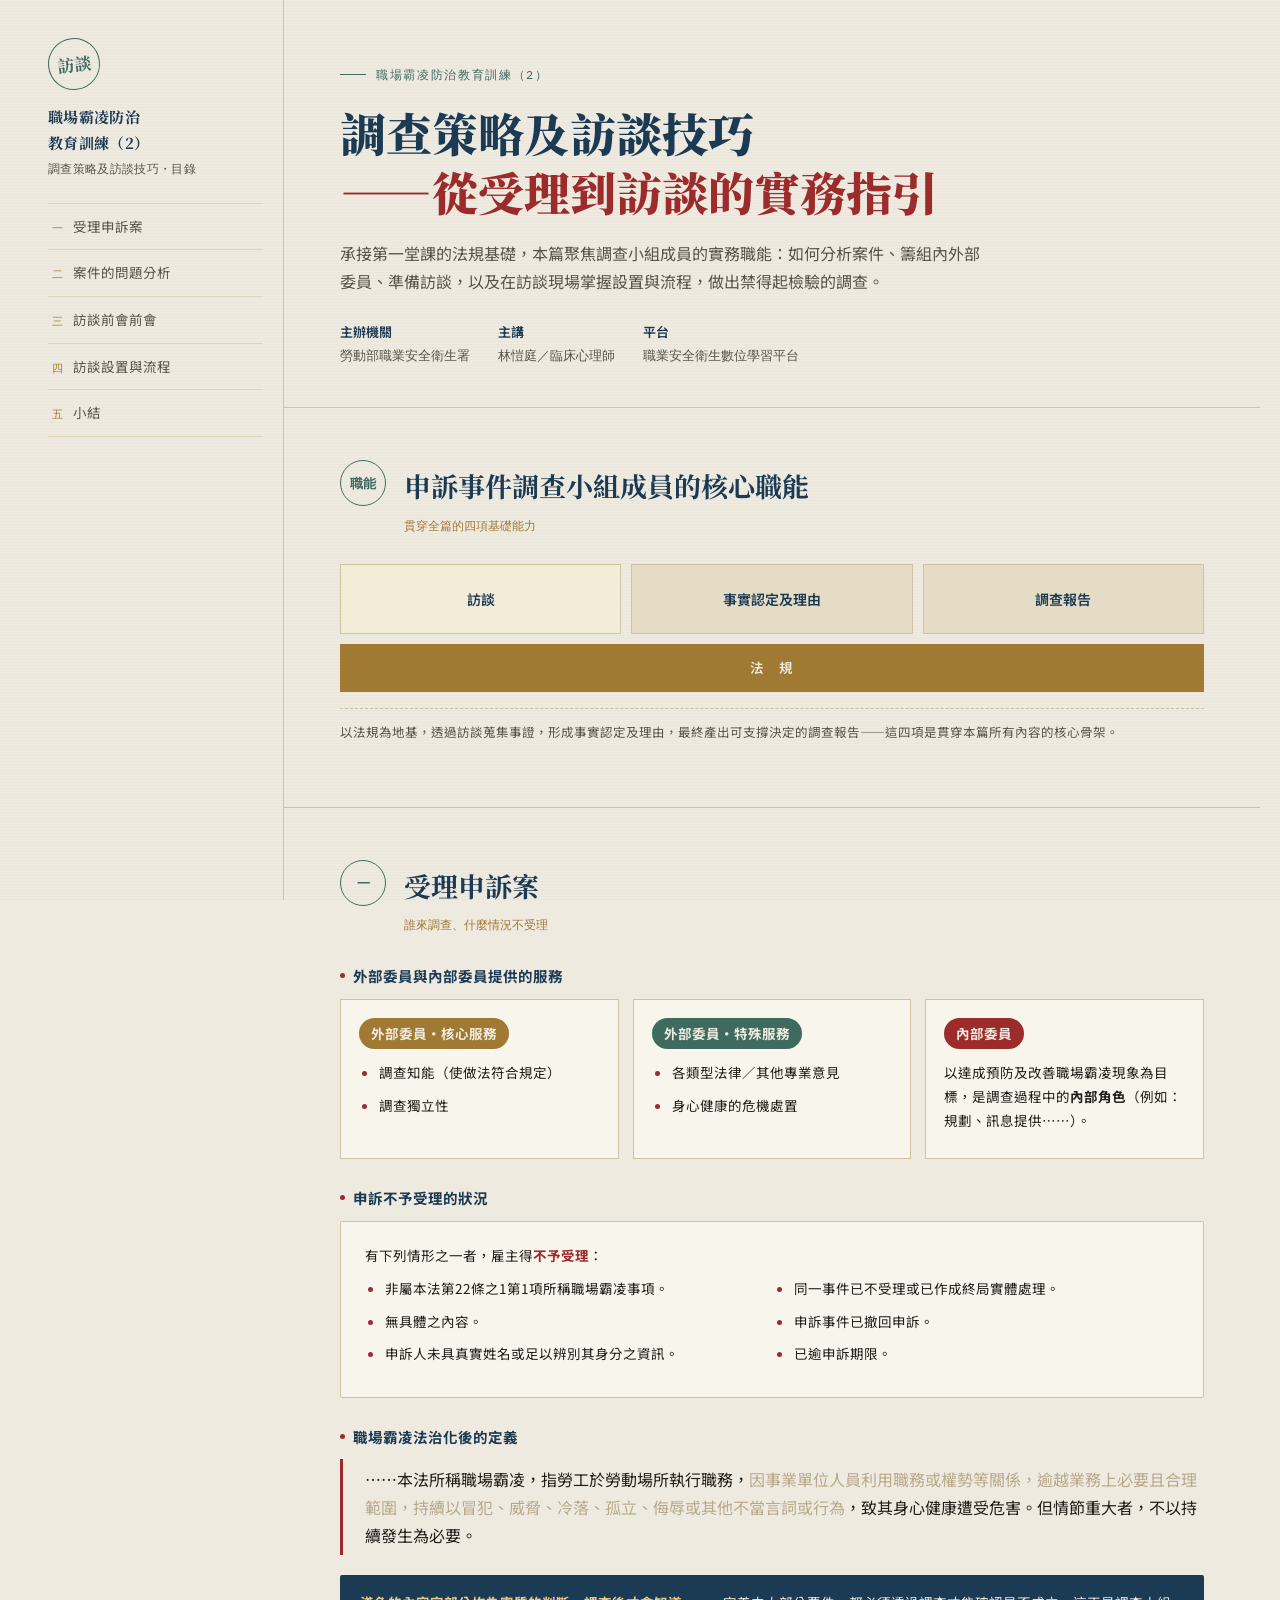
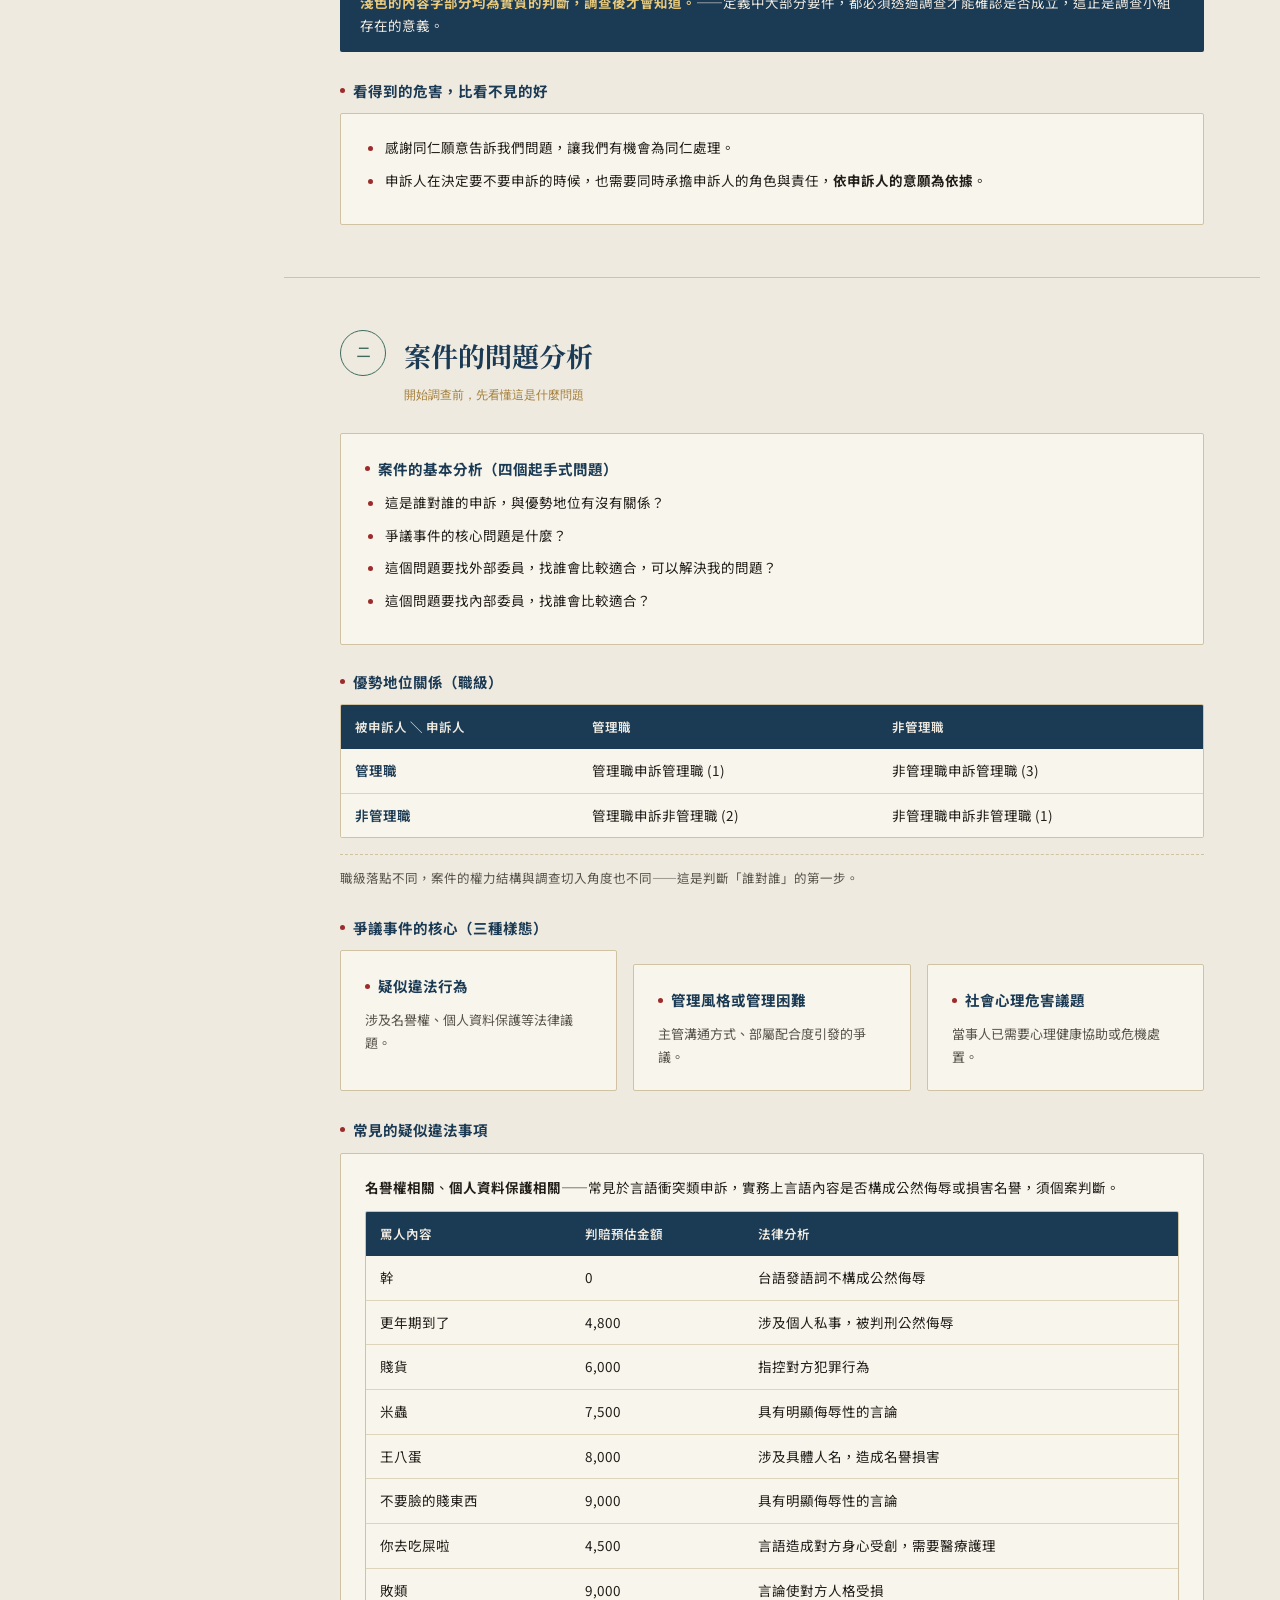
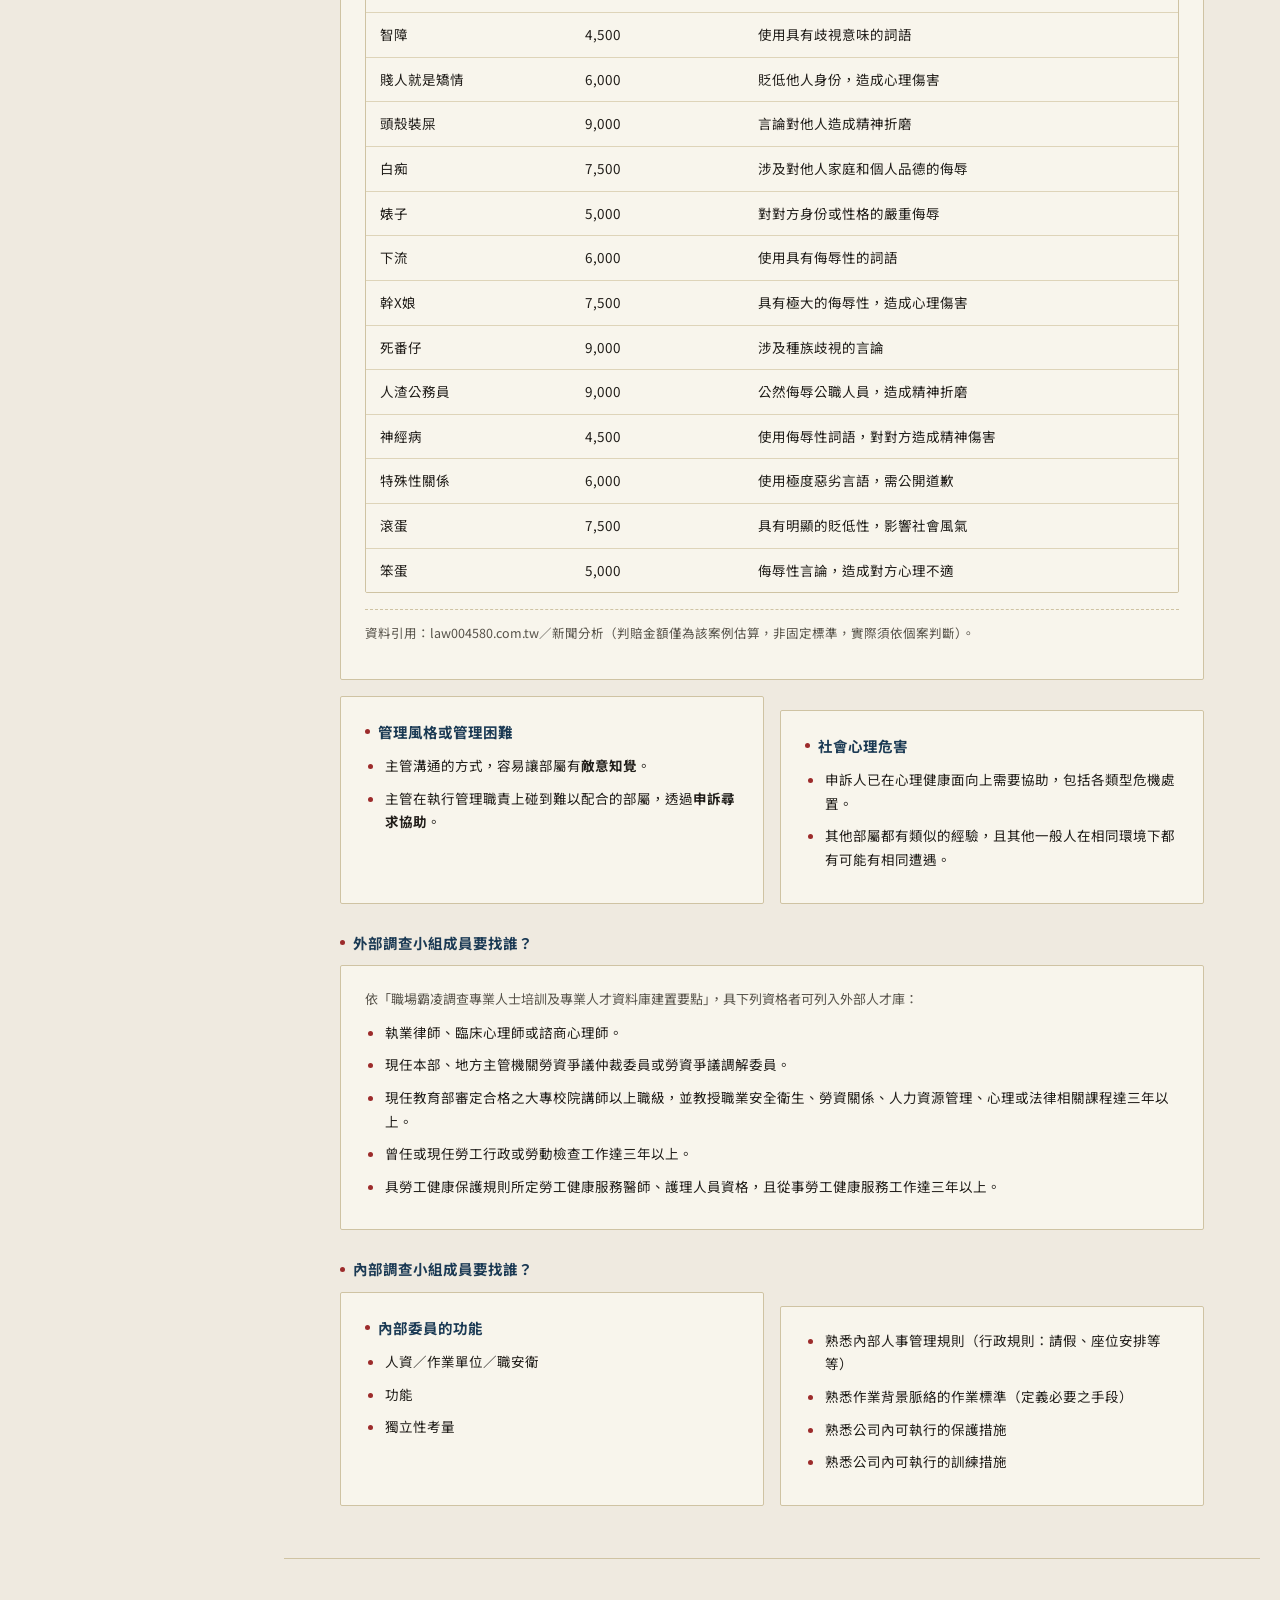
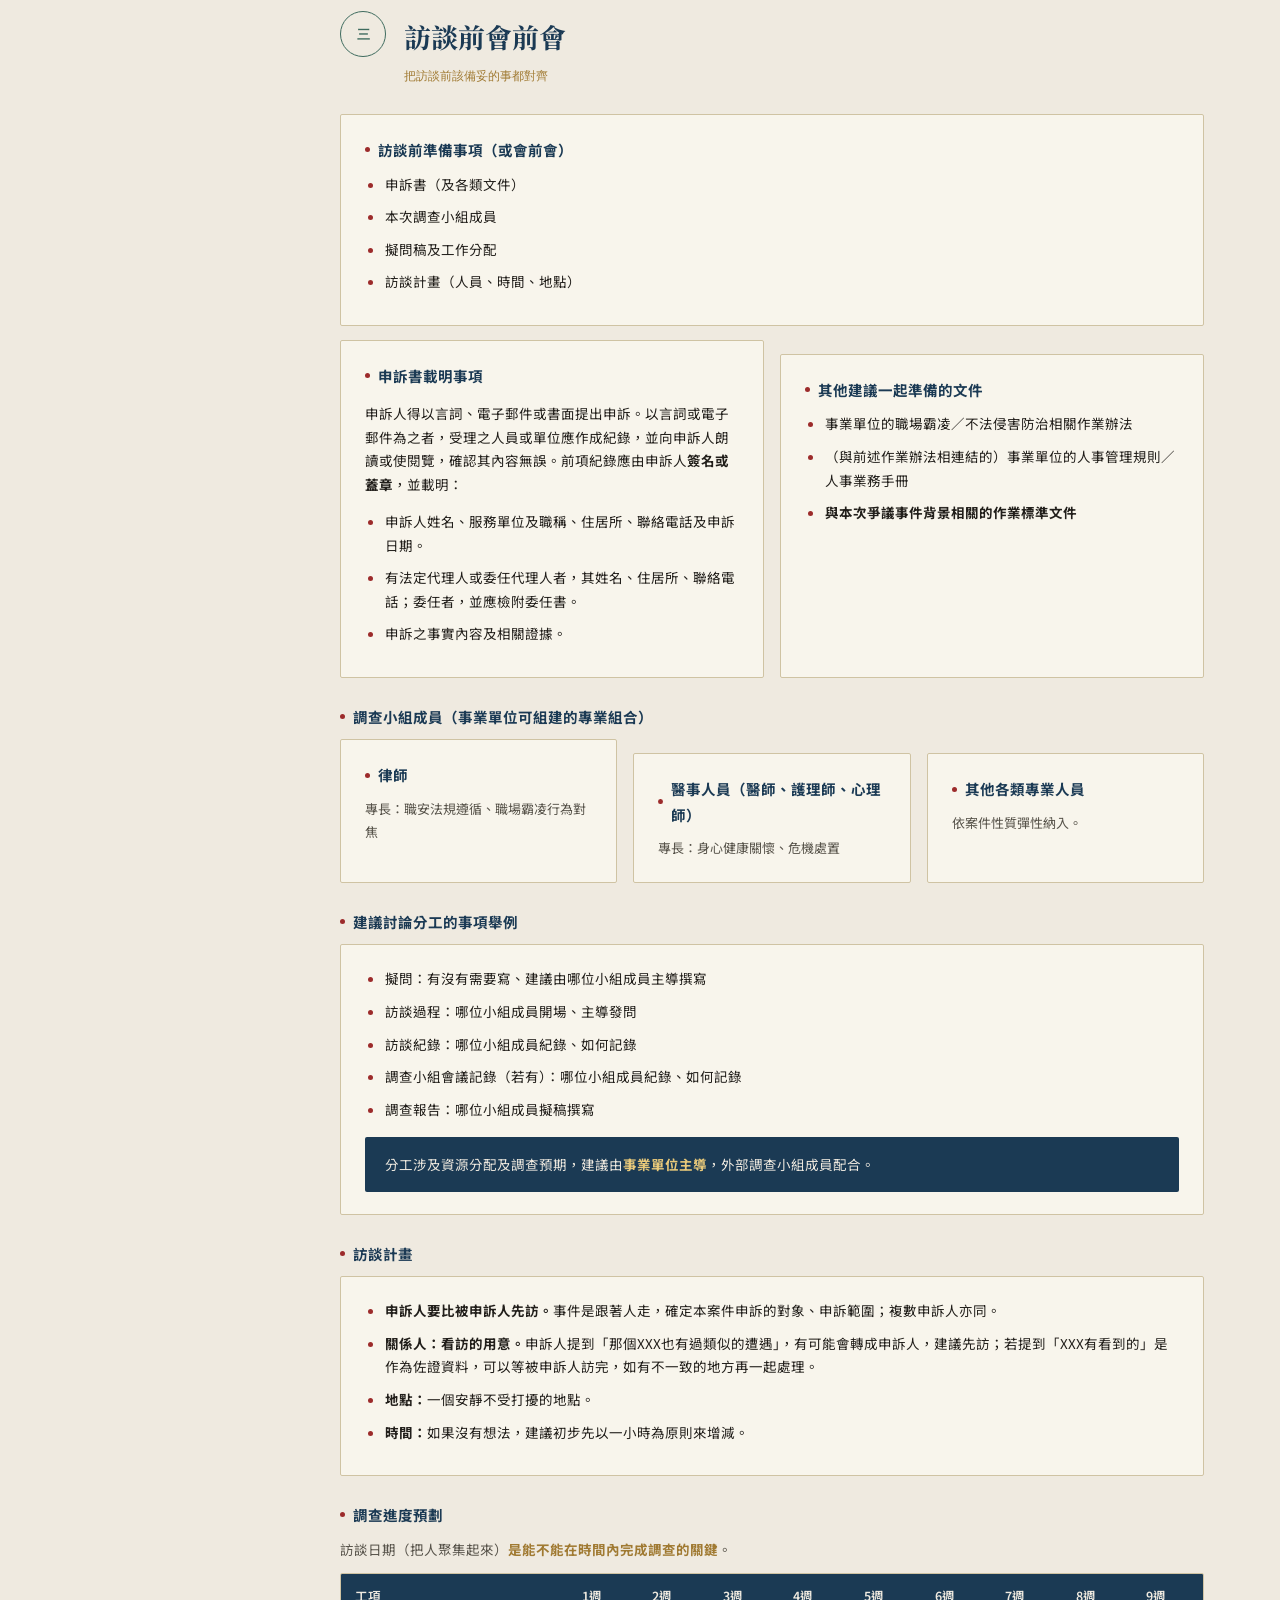
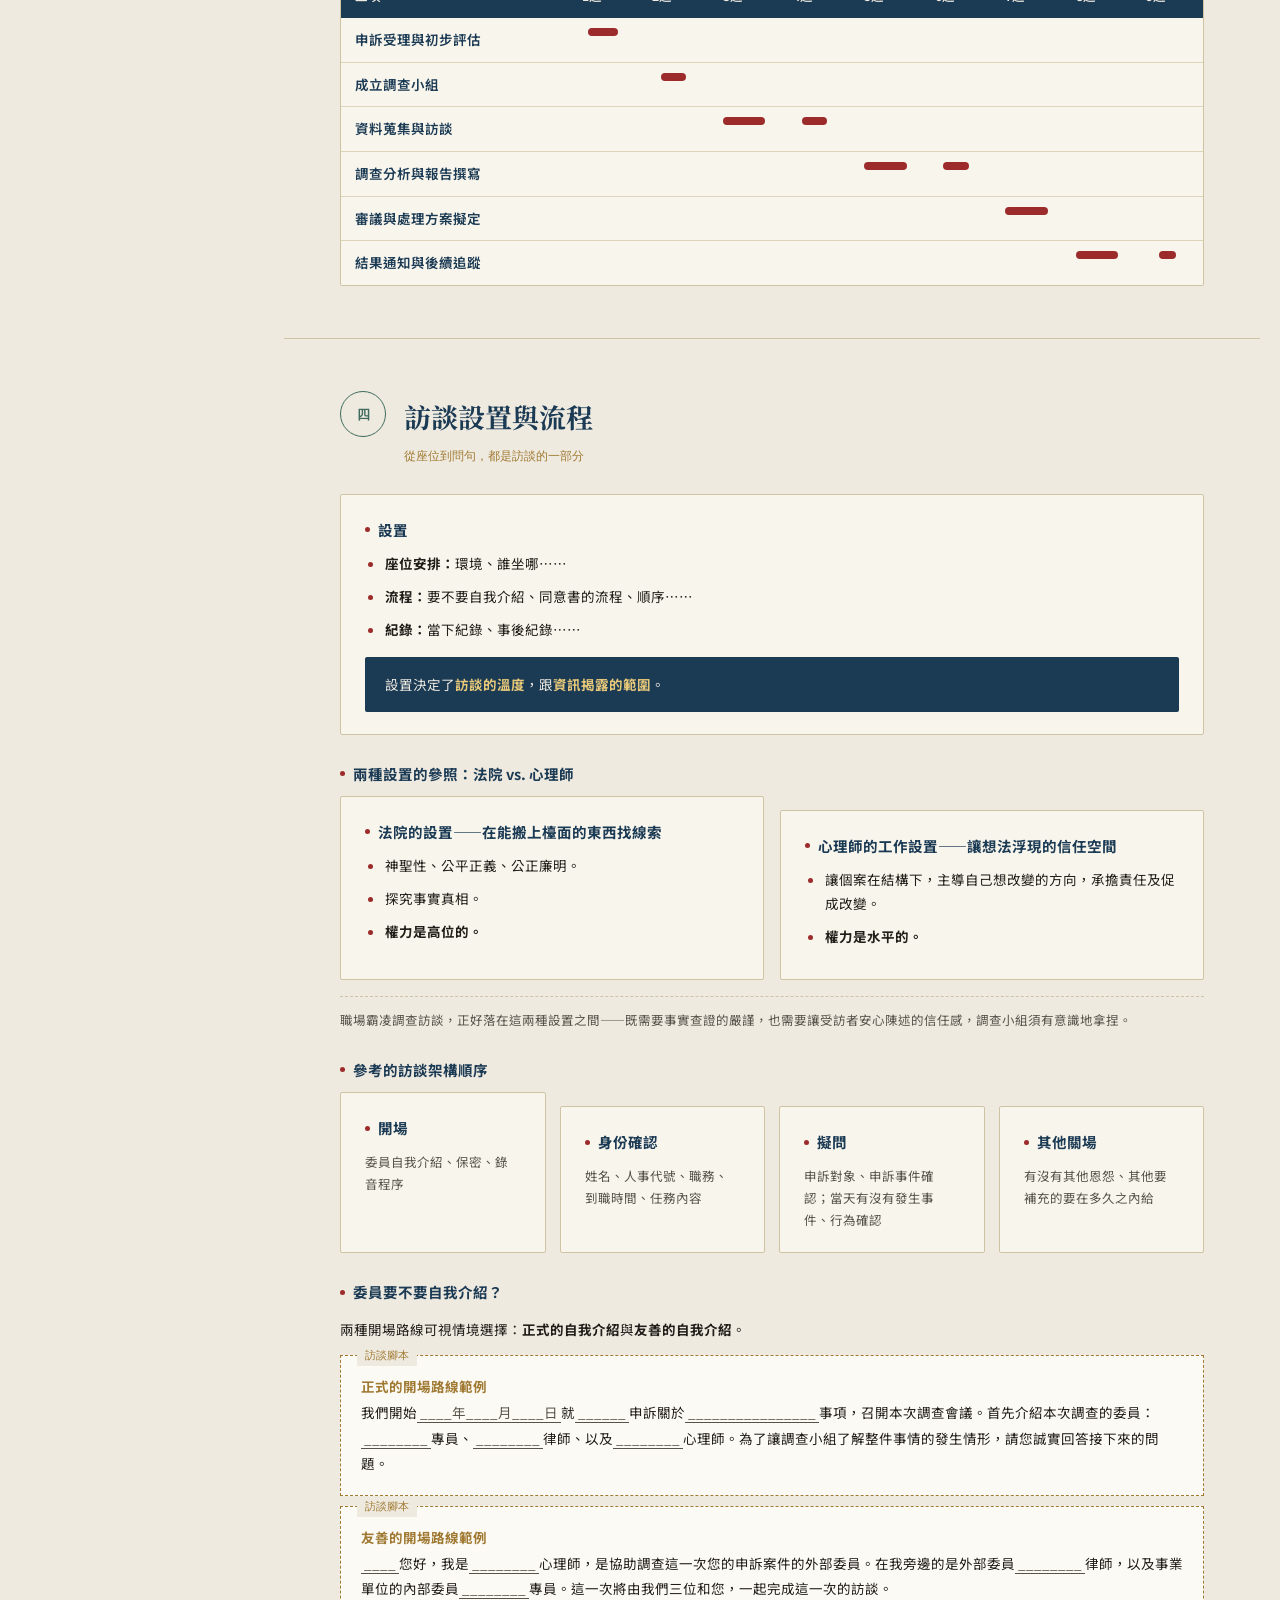
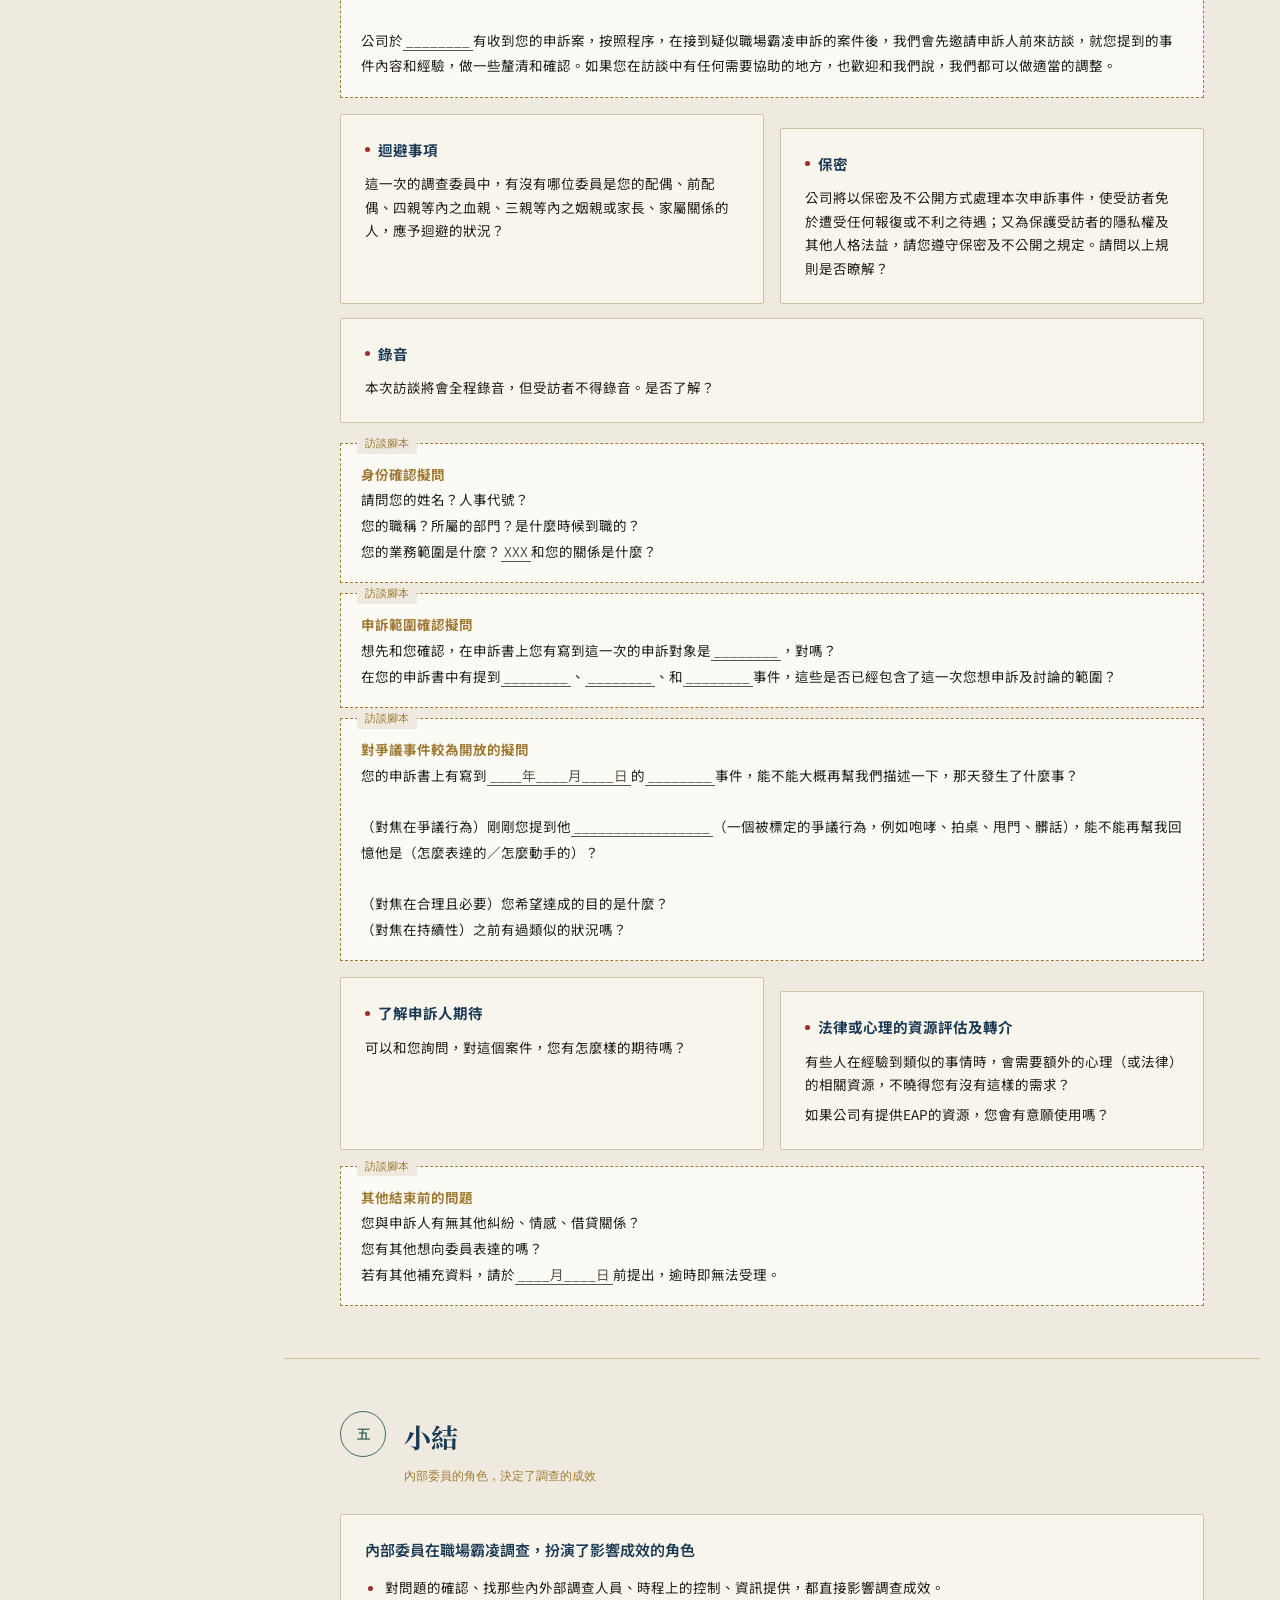
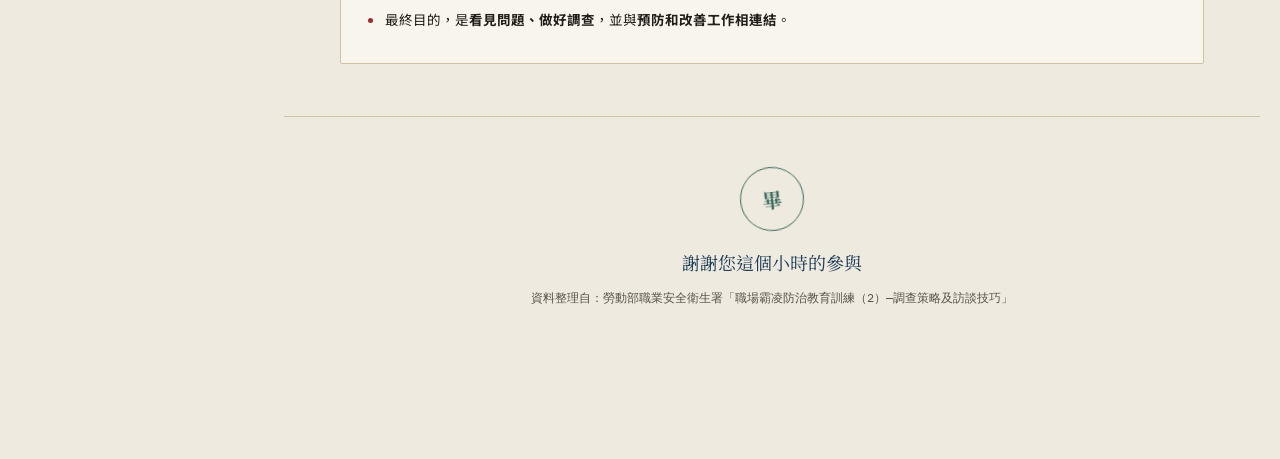
<file: Education/BullyPreventionTrainingInvestigatation.html>
<!DOCTYPE html>
<html lang="zh-Hant">
<head>
<meta charset="UTF-8">
<meta name="viewport" content="width=device-width, initial-scale=1.0">
<title>職場霸凌防治教育訓練（2）｜調查策略及訪談技巧</title>
<link rel="preconnect" href="https://fonts.googleapis.com">
<link rel="preconnect" href="https://fonts.gstatic.com" crossorigin>
<link href="https://fonts.googleapis.com/css2?family=Noto+Serif+TC:wght@500;600;700;900&family=Noto+Sans+TC:wght@400;500;600;700&family=IBM+Plex+Mono:wght@400;500;600&display=swap" rel="stylesheet">
<style>
:root{
  --paper:#EFEAE0;
  --paper-card:#F8F5EC;
  --paper-alt:#E4DCC5;
  --ink:#211E1A;
  --ink-soft:#57534A;
  --navy:#1B3A54;
  --navy-soft:#345170;
  --seal:#9C2B2B;
  --seal-soft:#B85555;
  --brass:#A07A32;
  --teal:#3E6B5E;
  --line:#CFC3A3;
  --line-soft:#DED4B9;
  --radius:2px;
  --serif:'Noto Serif TC', serif;
  --sans:'Noto Sans TC', sans-serif;
  --mono:'IBM Plex Mono', monospace;
}
*{box-sizing:border-box;}
html{scroll-behavior:smooth;}
@media (prefers-reduced-motion: reduce){
  html{scroll-behavior:auto;}
  *{animation-duration:0.01ms !important; transition-duration:0.01ms !important;}
}
body{
  margin:0;
  background:var(--paper);
  color:var(--ink);
  font-family:var(--sans);
  line-height:1.75;
  -webkit-font-smoothing:antialiased;
}
a{color:inherit;}
body::before{
  content:"";
  position:fixed; inset:0;
  background-image:
    repeating-linear-gradient(0deg, rgba(0,0,0,0.015) 0px, rgba(0,0,0,0.015) 1px, transparent 1px, transparent 3px);
  pointer-events:none;
  z-index:0;
}
.shell{
  display:grid;
  grid-template-columns: 264px 1fr;
  max-width:1240px;
  margin:0 auto;
  position:relative;
  z-index:1;
}
@media (max-width: 900px){ .shell{grid-template-columns: 1fr;} }
.toc{
  position:sticky; top:0; align-self:start; height:100vh; overflow-y:auto;
  padding:38px 20px 40px 28px; border-right:1px solid var(--line);
}
@media (max-width: 900px){
  .toc{position:relative; height:auto; border-right:none; border-bottom:1px solid var(--line); padding:24px 20px;}
}
.toc-seal{
  width:52px; height:52px; border-radius:50%;
  border:1.5px solid var(--teal); color:var(--teal);
  display:flex; align-items:center; justify-content:center;
  font-family:var(--serif); font-weight:700; font-size:17px;
  margin-bottom:14px; transform:rotate(-6deg);
}
.toc-title{font-family:var(--serif); font-weight:700; font-size:15px; color:var(--navy); margin:0 0 2px; letter-spacing:0.02em;}
.toc-sub{font-size:11.5px; color:var(--ink-soft); margin:0 0 24px; font-family:var(--mono); letter-spacing:0.03em;}
.toc-list{list-style:none; margin:0; padding:0; border-top:1px solid var(--line-soft);}
.toc-list li{border-bottom:1px solid var(--line-soft);}
.toc-list a{display:flex; gap:10px; align-items:baseline; padding:11px 4px; text-decoration:none; font-size:13.5px; color:var(--ink-soft); transition:color .15s ease, padding-left .15s ease;}
.toc-list a:hover{color:var(--teal); padding-left:6px;}
.toc-num{font-family:var(--mono); font-size:11px; color:var(--brass); flex-shrink:0; padding-top:1px;}

main{padding:0 0 80px;}
.hero{padding:64px 56px 40px; border-bottom:1px solid var(--line); position:relative;}
@media (max-width:640px){.hero{padding:44px 24px 32px;}}
.hero-eyebrow{font-family:var(--mono); font-size:12px; letter-spacing:0.14em; color:var(--teal); text-transform:uppercase; margin:0 0 18px; display:flex; align-items:center; gap:10px;}
.hero-eyebrow::before{content:""; width:26px; height:1px; background:var(--teal); display:inline-block;}
.hero h1{font-family:var(--serif); font-weight:900; font-size:clamp(30px, 4.4vw, 46px); line-height:1.28; color:var(--navy); margin:0 0 18px;}
.hero h1 em{font-style:normal; color:var(--seal);}
.hero p.lead{max-width:640px; font-size:16px; color:var(--ink-soft); margin:0 0 26px;}
.hero-meta{display:flex; flex-wrap:wrap; gap:28px; font-size:13px; color:var(--ink-soft); font-family:var(--mono);}
.hero-meta strong{color:var(--navy); font-family:var(--sans); font-weight:600;}

section.block{padding:52px 56px; border-bottom:1px solid var(--line);}
@media (max-width:640px){section.block{padding:40px 24px;}}
section.block:target{animation:flash 1.4s ease;}
@keyframes flash{ from{background:var(--paper-alt);} to{background:transparent;} }
.block-head{display:flex; align-items:flex-start; gap:18px; margin-bottom:28px;}
.stamp{
  flex-shrink:0; width:46px; height:46px; border-radius:50%;
  border:1.5px solid var(--teal); color:var(--teal);
  font-family:var(--mono); font-weight:600; font-size:13px;
  display:flex; align-items:center; justify-content:center; text-align:center; line-height:1.1;
}
.block-head h2{font-family:var(--serif); font-weight:700; font-size:clamp(21px,2.6vw,27px); color:var(--navy); margin:2px 0 0;}
.block-head .cite{font-family:var(--mono); font-size:12px; color:var(--brass); display:block; margin-top:5px;}

.card{background:var(--paper-card); border:1px solid var(--line); border-radius:var(--radius); padding:22px 24px;}
.card + .card{margin-top:14px;}
.grid2{display:grid; grid-template-columns:1fr 1fr; gap:16px;}
.grid3{display:grid; grid-template-columns:repeat(3,1fr); gap:16px;}
.grid4{display:grid; grid-template-columns:repeat(4,1fr); gap:14px;}
@media (max-width:760px){.grid2,.grid3,.grid4{grid-template-columns:1fr;}}

.tag{display:inline-block; font-family:var(--mono); font-size:11px; color:var(--navy); background:var(--paper-alt); border:1px solid var(--line); padding:2px 8px; border-radius:20px; margin-bottom:10px;}
ul.plain{margin:0; padding-left:20px;}
ul.plain li{margin-bottom:9px;}
ul.plain li::marker{color:var(--seal);}
.definition{border-left:3px solid var(--seal); padding:6px 0 6px 22px; font-size:16px; color:var(--ink); margin:0 0 20px;}
.definition b{color:var(--seal); font-weight:700;}
.definition .faded{color:#B7A98A;}

table{width:100%; border-collapse:collapse; font-size:13.5px; background:var(--paper-card);}
thead th{background:var(--navy); color:var(--paper); font-family:var(--sans); font-weight:600; text-align:left; padding:11px 14px; font-size:12.5px;}
tbody td, tbody th{padding:10px 14px; border-bottom:1px solid var(--line-soft); vertical-align:top;}
tbody th{text-align:left; font-weight:600; color:var(--navy); white-space:nowrap;}
tbody tr:last-child td, tbody tr:last-child th{border-bottom:none;}
.table-wrap{overflow-x:auto; border:1px solid var(--line); border-radius:var(--radius);}

.note{font-size:12.5px; color:var(--ink-soft); border-top:1px dashed var(--line); margin-top:16px; padding-top:12px;}
.note b{color:var(--brass);}
.callout{background:var(--navy); color:var(--paper); padding:16px 20px; border-radius:var(--radius); font-size:13.5px; margin-top:16px; line-height:1.65;}
.callout b{color:#E8C97A;}
h3.sub{font-family:var(--sans); font-weight:700; font-size:14.5px; color:var(--navy); margin:0 0 10px; display:flex; align-items:center; gap:8px;}
h3.sub::before{content:""; width:5px; height:5px; background:var(--seal); border-radius:50%; display:inline-block;}

/* pillar diagram */
.pillars{display:flex; flex-direction:column; gap:0; margin-bottom:6px;}
.pillar-row{display:grid; grid-template-columns:repeat(3,1fr); gap:10px; margin-bottom:10px;}
@media (max-width:640px){.pillar-row{grid-template-columns:1fr;}}
.pillar{
  background:var(--paper-alt); border:1px solid var(--line);
  padding:22px 14px; text-align:center; font-weight:600; font-size:14px; color:var(--navy);
}
.pillar.light{background:#F3ECD8;}
.foundation{
  background:var(--brass); color:var(--paper);
  text-align:center; padding:12px; font-weight:600; font-size:13.5px; letter-spacing:0.05em;
}

/* speech / script card */
.script{
  background:#FBFAF5; border:1px dashed var(--brass);
  padding:18px 20px; font-size:13.5px; color:var(--ink); line-height:1.9;
  position:relative; margin-top:10px;
}
.script::before{
  content:"訪談腳本";
  position:absolute; top:-11px; left:16px;
  background:var(--paper); padding:0 8px;
  font-family:var(--mono); font-size:11px; color:var(--brass);
}
.blank{border-bottom:1px solid var(--ink-soft); padding:0 3px; color:var(--ink-soft);}

/* gantt */
.gantt{overflow-x:auto;}
.gantt table{min-width:640px;}
.gbar{height:8px; background:var(--seal); border-radius:4px; margin:0 auto;}

/* venn-ish comparison */
.compare3{display:grid; grid-template-columns:repeat(3,1fr); gap:14px;}
@media (max-width:760px){.compare3{grid-template-columns:1fr;}}
.compare-card{border:1px solid var(--line); background:var(--paper-card); padding:18px;}
.compare-card .head{
  font-family:var(--sans); font-weight:700; font-size:13.5px; color:var(--paper);
  background:var(--brass); display:inline-block; padding:4px 12px; border-radius:20px; margin-bottom:12px;
}
.compare-card.alt .head{background:var(--teal);}
.compare-card.main .head{background:var(--seal);}

footer{padding:50px 56px 70px; text-align:center;}
footer .seal-big{width:64px; height:64px; margin:0 auto 16px; border-radius:50%; border:1.5px solid var(--teal); color:var(--teal); display:flex; align-items:center; justify-content:center; font-family:var(--serif); font-weight:700; font-size:20px; transform:rotate(-6deg);}
footer p{font-family:var(--serif); color:var(--navy); font-size:18px; margin:0;}
footer span{display:block; font-family:var(--mono); font-size:11.5px; color:var(--ink-soft); margin-top:10px;}
</style>
</head>
<body>

<div class="shell">
  <nav class="toc">
    <div class="toc-seal">訪談</div>
    <p class="toc-title">職場霸凌防治<br>教育訓練（2）</p>
    <p class="toc-sub">調查策略及訪談技巧・目錄</p>
    <ul class="toc-list">
      <li><a href="#sec1"><span class="toc-num">一</span>受理申訴案</a></li>
      <li><a href="#sec2"><span class="toc-num">二</span>案件的問題分析</a></li>
      <li><a href="#sec3"><span class="toc-num">三</span>訪談前會前會</a></li>
      <li><a href="#sec4"><span class="toc-num">四</span>訪談設置與流程</a></li>
      <li><a href="#sec5"><span class="toc-num">五</span>小結</a></li>
    </ul>
  </nav>

  <main>
    <div class="hero">
      <p class="hero-eyebrow">職場霸凌防治教育訓練（2）</p>
      <h1>調查策略及訪談技巧<br><em>——從受理到訪談的實務指引</em></h1>
      <p class="lead">承接第一堂課的法規基礎，本篇聚焦調查小組成員的實務職能：如何分析案件、籌組內外部委員、準備訪談，以及在訪談現場掌握設置與流程，做出禁得起檢驗的調查。</p>
      <div class="hero-meta">
        <div><strong>主辦機關</strong><br>勞動部職業安全衛生署</div>
        <div><strong>主講</strong><br>林愷庭／臨床心理師</div>
        <div><strong>平台</strong><br>職業安全衛生數位學習平台</div>
      </div>
    </div>

    <!-- 核心職能 overview -->
    <section class="block">
      <div class="block-head">
        <div class="stamp">職能</div>
        <div>
          <h2>申訴事件調查小組成員的核心職能</h2>
          <span class="cite">貫穿全篇的四項基礎能力</span>
        </div>
      </div>
      <div class="pillars">
        <div class="pillar-row">
          <div class="pillar light">訪談</div>
          <div class="pillar">事實認定及理由</div>
          <div class="pillar">調查報告</div>
        </div>
        <div class="foundation">法　規</div>
      </div>
      <p class="note">以法規為地基，透過訪談蒐集事證，形成事實認定及理由，最終產出可支撐決定的調查報告——這四項是貫穿本篇所有內容的核心骨架。</p>
    </section>

    <!-- 01 -->
    <section class="block" id="sec1">
      <div class="block-head">
        <div class="stamp">一</div>
        <div>
          <h2>受理申訴案</h2>
          <span class="cite">誰來調查、什麼情況不受理</span>
        </div>
      </div>

      <h3 class="sub">外部委員與內部委員提供的服務</h3>
      <div class="compare3">
        <div class="compare-card">
          <span class="head">外部委員・核心服務</span>
          <ul class="plain" style="font-size:13.5px;">
            <li>調查知能（使做法符合規定）</li>
            <li>調查獨立性</li>
          </ul>
        </div>
        <div class="compare-card alt">
          <span class="head">外部委員・特殊服務</span>
          <ul class="plain" style="font-size:13.5px;">
            <li>各類型法律／其他專業意見</li>
            <li>身心健康的危機處置</li>
          </ul>
        </div>
        <div class="compare-card main">
          <span class="head">內部委員</span>
          <p style="font-size:13.5px; margin:0 0 8px;">以達成預防及改善職場霸凌現象為目標，是調查過程中的<b>內部角色</b>（例如：規劃、訊息提供……）。</p>
        </div>
      </div>

      <h3 class="sub" style="margin-top:26px;">申訴不予受理的狀況</h3>
      <div class="card">
        <p style="font-size:13.5px; margin:0 0 10px;">有下列情形之一者，雇主得<b style="color:var(--seal);">不予受理</b>：</p>
        <ul class="plain" style="font-size:13.5px; columns:2; column-gap:24px;">
          <li>非屬本法第22條之1第1項所稱職場霸凌事項。</li>
          <li>無具體之內容。</li>
          <li>申訴人未具真實姓名或足以辨別其身分之資訊。</li>
          <li>同一事件已不受理或已作成終局實體處理。</li>
          <li>申訴事件已撤回申訴。</li>
          <li>已逾申訴期限。</li>
        </ul>
      </div>

      <h3 class="sub" style="margin-top:26px;">職場霸凌法治化後的定義</h3>
      <p class="definition">
        ……本法所稱職場霸凌，指勞工於勞動場所執行職務，<span class="faded">因事業單位人員利用職務或權勢等關係，逾越業務上必要且合理範圍，持續以冒犯、威脅、冷落、孤立、侮辱或其他不當言詞或行為</span>，致其身心健康遭受危害。但情節重大者，不以持續發生為必要。
      </p>
      <div class="callout"><b>淺色的內容字部分均為實質的判斷，調查後才會知道。</b>——定義中大部分要件，都必須透過調查才能確認是否成立，這正是調查小組存在的意義。</div>

      <h3 class="sub" style="margin-top:26px;">看得到的危害，比看不見的好</h3>
      <div class="card">
        <ul class="plain" style="font-size:13.5px;">
          <li>感謝同仁願意告訴我們問題，讓我們有機會為同仁處理。</li>
          <li>申訴人在決定要不要申訴的時候，也需要同時承擔申訴人的角色與責任，<b>依申訴人的意願為依據</b>。</li>
        </ul>
      </div>
    </section>

    <!-- 02 -->
    <section class="block" id="sec2">
      <div class="block-head">
        <div class="stamp">二</div>
        <div>
          <h2>案件的問題分析</h2>
          <span class="cite">開始調查前，先看懂這是什麼問題</span>
        </div>
      </div>

      <div class="card">
        <h3 class="sub">案件的基本分析（四個起手式問題）</h3>
        <ul class="plain" style="font-size:13.5px;">
          <li>這是誰對誰的申訴，與優勢地位有沒有關係？</li>
          <li>爭議事件的核心問題是什麼？</li>
          <li>這個問題要找外部委員，找誰會比較適合，可以解決我的問題？</li>
          <li>這個問題要找內部委員，找誰會比較適合？</li>
        </ul>
      </div>

      <h3 class="sub" style="margin-top:24px;">優勢地位關係（職級）</h3>
      <div class="table-wrap">
        <table>
          <thead><tr><th>被申訴人 ＼ 申訴人</th><th>管理職</th><th>非管理職</th></tr></thead>
          <tbody>
            <tr><th>管理職</th><td>管理職申訴管理職 (1)</td><td>非管理職申訴管理職 (3)</td></tr>
            <tr><th>非管理職</th><td>管理職申訴非管理職 (2)</td><td>非管理職申訴非管理職 (1)</td></tr>
          </tbody>
        </table>
      </div>
      <p class="note">職級落點不同，案件的權力結構與調查切入角度也不同——這是判斷「誰對誰」的第一步。</p>

      <h3 class="sub" style="margin-top:26px;">爭議事件的核心（三種樣態）</h3>
      <div class="grid3">
        <div class="card"><h3 class="sub">疑似違法行為</h3><p style="font-size:13px; color:var(--ink-soft); margin:0;">涉及名譽權、個人資料保護等法律議題。</p></div>
        <div class="card"><h3 class="sub">管理風格或管理困難</h3><p style="font-size:13px; color:var(--ink-soft); margin:0;">主管溝通方式、部屬配合度引發的爭議。</p></div>
        <div class="card"><h3 class="sub">社會心理危害議題</h3><p style="font-size:13px; color:var(--ink-soft); margin:0;">當事人已需要心理健康協助或危機處置。</p></div>
      </div>

      <h3 class="sub" style="margin-top:26px;">常見的疑似違法事項</h3>
      <div class="card">
        <p style="font-size:13.5px; margin:0 0 12px;"><b>名譽權相關</b>、<b>個人資料保護相關</b>——常見於言語衝突類申訴，實務上言語內容是否構成公然侮辱或損害名譽，須個案判斷。</p>
        <div class="table-wrap">
          <table>
            <thead><tr><th>罵人內容</th><th>判賠預估金額</th><th>法律分析</th></tr></thead>
            <tbody>
              <tr><td>幹</td><td>0</td><td>台語發語詞不構成公然侮辱</td></tr>
              <tr><td>更年期到了</td><td>4,800</td><td>涉及個人私事，被判刑公然侮辱</td></tr>
              <tr><td>賤貨</td><td>6,000</td><td>指控對方犯罪行為</td></tr>
              <tr><td>米蟲</td><td>7,500</td><td>具有明顯侮辱性的言論</td></tr>
              <tr><td>王八蛋</td><td>8,000</td><td>涉及具體人名，造成名譽損害</td></tr>
              <tr><td>不要臉的賤東西</td><td>9,000</td><td>具有明顯侮辱性的言論</td></tr>
              <tr><td>你去吃屎啦</td><td>4,500</td><td>言語造成對方身心受創，需要醫療護理</td></tr>
              <tr><td>敗類</td><td>9,000</td><td>言論使對方人格受損</td></tr>
              <tr><td>智障</td><td>4,500</td><td>使用具有歧視意味的詞語</td></tr>
              <tr><td>賤人就是矯情</td><td>6,000</td><td>貶低他人身份，造成心理傷害</td></tr>
              <tr><td>頭殼裝屎</td><td>9,000</td><td>言論對他人造成精神折磨</td></tr>
              <tr><td>白痴</td><td>7,500</td><td>涉及對他人家庭和個人品德的侮辱</td></tr>
              <tr><td>婊子</td><td>5,000</td><td>對對方身份或性格的嚴重侮辱</td></tr>
              <tr><td>下流</td><td>6,000</td><td>使用具有侮辱性的詞語</td></tr>
              <tr><td>幹X娘</td><td>7,500</td><td>具有極大的侮辱性，造成心理傷害</td></tr>
              <tr><td>死番仔</td><td>9,000</td><td>涉及種族歧視的言論</td></tr>
              <tr><td>人渣公務員</td><td>9,000</td><td>公然侮辱公職人員，造成精神折磨</td></tr>
              <tr><td>神經病</td><td>4,500</td><td>使用侮辱性詞語，對對方造成精神傷害</td></tr>
              <tr><td>特殊性關係</td><td>6,000</td><td>使用極度惡劣言語，需公開道歉</td></tr>
              <tr><td>滾蛋</td><td>7,500</td><td>具有明顯的貶低性，影響社會風氣</td></tr>
              <tr><td>笨蛋</td><td>5,000</td><td>侮辱性言論，造成對方心理不適</td></tr>
            </tbody>
          </table>
        </div>
        <p class="note">資料引用：law004580.com.tw／新聞分析（判賠金額僅為該案例估算，非固定標準，實際須依個案判斷）。</p>
      </div>

      <div class="grid2" style="margin-top:16px;">
        <div class="card">
          <h3 class="sub">管理風格或管理困難</h3>
          <ul class="plain" style="font-size:13.5px;">
            <li>主管溝通的方式，容易讓部屬有<b>敵意知覺</b>。</li>
            <li>主管在執行管理職責上碰到難以配合的部屬，透過<b>申訴尋求協助</b>。</li>
          </ul>
        </div>
        <div class="card">
          <h3 class="sub">社會心理危害</h3>
          <ul class="plain" style="font-size:13.5px;">
            <li>申訴人已在心理健康面向上需要協助，包括各類型危機處置。</li>
            <li>其他部屬都有類似的經驗，且其他一般人在相同環境下都有可能有相同遭遇。</li>
          </ul>
        </div>
      </div>

      <h3 class="sub" style="margin-top:26px;">外部調查小組成員要找誰？</h3>
      <div class="card">
        <p style="font-size:13px; color:var(--ink-soft); margin:0 0 10px;">依「職場霸凌調查專業人士培訓及專業人才資料庫建置要點」，具下列資格者可列入外部人才庫：</p>
        <ul class="plain" style="font-size:13.5px;">
          <li>執業律師、臨床心理師或諮商心理師。</li>
          <li>現任本部、地方主管機關勞資爭議仲裁委員或勞資爭議調解委員。</li>
          <li>現任教育部審定合格之大專校院講師以上職級，並教授職業安全衛生、勞資關係、人力資源管理、心理或法律相關課程達三年以上。</li>
          <li>曾任或現任勞工行政或勞動檢查工作達三年以上。</li>
          <li>具勞工健康保護規則所定勞工健康服務醫師、護理人員資格，且從事勞工健康服務工作達三年以上。</li>
        </ul>
      </div>

      <h3 class="sub" style="margin-top:26px;">內部調查小組成員要找誰？</h3>
      <div class="grid2">
        <div class="card">
          <h3 class="sub">內部委員的功能</h3>
          <ul class="plain" style="font-size:13.5px;">
            <li>人資／作業單位／職安衛</li>
            <li>功能</li>
            <li>獨立性考量</li>
          </ul>
        </div>
        <div class="card">
          <ul class="plain" style="font-size:13.5px;">
            <li>熟悉內部人事管理規則（行政規則：請假、座位安排等等）</li>
            <li>熟悉作業背景脈絡的作業標準（定義必要之手段）</li>
            <li>熟悉公司內可執行的保護措施</li>
            <li>熟悉公司內可執行的訓練措施</li>
          </ul>
        </div>
      </div>
    </section>

    <!-- 03 -->
    <section class="block" id="sec3">
      <div class="block-head">
        <div class="stamp">三</div>
        <div>
          <h2>訪談前會前會</h2>
          <span class="cite">把訪談前該備妥的事都對齊</span>
        </div>
      </div>

      <div class="card">
        <h3 class="sub">訪談前準備事項（或會前會）</h3>
        <ul class="plain" style="font-size:13.5px;">
          <li>申訴書（及各類文件）</li>
          <li>本次調查小組成員</li>
          <li>擬問稿及工作分配</li>
          <li>訪談計畫（人員、時間、地點）</li>
        </ul>
      </div>

      <div class="grid2" style="margin-top:14px;">
        <div class="card">
          <h3 class="sub">申訴書載明事項</h3>
          <p style="font-size:13.5px;">申訴人得以言詞、電子郵件或書面提出申訴。以言詞或電子郵件為之者，受理之人員或單位應作成紀錄，並向申訴人朗讀或使閱覽，確認其內容無誤。前項紀錄應由申訴人<b>簽名或蓋章</b>，並載明：</p>
          <ul class="plain" style="font-size:13.5px;">
            <li>申訴人姓名、服務單位及職稱、住居所、聯絡電話及申訴日期。</li>
            <li>有法定代理人或委任代理人者，其姓名、住居所、聯絡電話；委任者，並應檢附委任書。</li>
            <li>申訴之事實內容及相關證據。</li>
          </ul>
        </div>
        <div class="card">
          <h3 class="sub">其他建議一起準備的文件</h3>
          <ul class="plain" style="font-size:13.5px;">
            <li>事業單位的職場霸凌／不法侵害防治相關作業辦法</li>
            <li>（與前述作業辦法相連結的）事業單位的人事管理規則／人事業務手冊</li>
            <li><b>與本次爭議事件背景相關的作業標準文件</b></li>
          </ul>
        </div>
      </div>

      <h3 class="sub" style="margin-top:26px;">調查小組成員（事業單位可組建的專業組合）</h3>
      <div class="grid3">
        <div class="card"><h3 class="sub">律師</h3><p style="font-size:13px; color:var(--ink-soft); margin:0;">專長：職安法規遵循、職場霸凌行為對焦</p></div>
        <div class="card"><h3 class="sub">醫事人員（醫師、護理師、心理師）</h3><p style="font-size:13px; color:var(--ink-soft); margin:0;">專長：身心健康關懷、危機處置</p></div>
        <div class="card"><h3 class="sub">其他各類專業人員</h3><p style="font-size:13px; color:var(--ink-soft); margin:0;">依案件性質彈性納入。</p></div>
      </div>

      <h3 class="sub" style="margin-top:26px;">建議討論分工的事項舉例</h3>
      <div class="card">
        <ul class="plain" style="font-size:13.5px;">
          <li>擬問：有沒有需要寫、建議由哪位小組成員主導撰寫</li>
          <li>訪談過程：哪位小組成員開場、主導發問</li>
          <li>訪談紀錄：哪位小組成員紀錄、如何記錄</li>
          <li>調查小組會議記錄（若有）：哪位小組成員紀錄、如何記錄</li>
          <li>調查報告：哪位小組成員擬稿撰寫</li>
        </ul>
        <div class="callout">分工涉及資源分配及調查預期，建議由<b>事業單位主導</b>，外部調查小組成員配合。</div>
      </div>

      <h3 class="sub" style="margin-top:26px;">訪談計畫</h3>
      <div class="card">
        <ul class="plain" style="font-size:13.5px;">
          <li><b>申訴人要比被申訴人先訪。</b>事件是跟著人走，確定本案件申訴的對象、申訴範圍；複數申訴人亦同。</li>
          <li><b>關係人：看訪的用意。</b>申訴人提到「那個XXX也有過類似的遭遇」，有可能會轉成申訴人，建議先訪；若提到「XXX有看到的」是作為佐證資料，可以等被申訴人訪完，如有不一致的地方再一起處理。</li>
          <li><b>地點：</b>一個安靜不受打擾的地點。</li>
          <li><b>時間：</b>如果沒有想法，建議初步先以一小時為原則來增減。</li>
        </ul>
      </div>

      <h3 class="sub" style="margin-top:26px;">調查進度預劃</h3>
      <p style="font-size:13.5px; color:var(--ink-soft); margin:0 0 12px;">訪談日期（把人聚集起來）<b style="color:var(--brass);">是能不能在時間內完成調查的關鍵</b>。</p>
      <div class="gantt table-wrap">
        <table>
          <thead>
            <tr><th>工項</th><th>1週</th><th>2週</th><th>3週</th><th>4週</th><th>5週</th><th>6週</th><th>7週</th><th>8週</th><th>9週</th></tr>
          </thead>
          <tbody>
            <tr><th>申訴受理與初步評估</th><td><div class="gbar" style="width:70%;"></div></td><td></td><td></td><td></td><td></td><td></td><td></td><td></td><td></td></tr>
            <tr><th>成立調查小組</th><td></td><td><div class="gbar" style="width:60%;"></div></td><td></td><td></td><td></td><td></td><td></td><td></td><td></td></tr>
            <tr><th>資料蒐集與訪談</th><td></td><td></td><td><div class="gbar" style="width:100%;"></div></td><td><div class="gbar" style="width:60%;"></div></td><td></td><td></td><td></td><td></td><td></td></tr>
            <tr><th>調查分析與報告撰寫</th><td></td><td></td><td></td><td></td><td><div class="gbar" style="width:100%;"></div></td><td><div class="gbar" style="width:60%;"></div></td><td></td><td></td><td></td></tr>
            <tr><th>審議與處理方案擬定</th><td></td><td></td><td></td><td></td><td></td><td></td><td><div class="gbar" style="width:100%;"></div></td><td></td><td></td></tr>
            <tr><th>結果通知與後續追蹤</th><td></td><td></td><td></td><td></td><td></td><td></td><td></td><td><div class="gbar" style="width:100%;"></div></td><td><div class="gbar" style="width:40%;"></div></td></tr>
          </tbody>
        </table>
      </div>
    </section>

    <!-- 04 -->
    <section class="block" id="sec4">
      <div class="block-head">
        <div class="stamp">四</div>
        <div>
          <h2>訪談設置與流程</h2>
          <span class="cite">從座位到問句，都是訪談的一部分</span>
        </div>
      </div>

      <div class="card">
        <h3 class="sub">設置</h3>
        <ul class="plain" style="font-size:13.5px;">
          <li><b>座位安排：</b>環境、誰坐哪……</li>
          <li><b>流程：</b>要不要自我介紹、同意書的流程、順序……</li>
          <li><b>紀錄：</b>當下紀錄、事後紀錄……</li>
        </ul>
        <div class="callout">設置決定了<b>訪談的溫度</b>，跟<b>資訊揭露的範圍</b>。</div>
      </div>

      <h3 class="sub" style="margin-top:26px;">兩種設置的參照：法院 vs. 心理師</h3>
      <div class="grid2">
        <div class="card">
          <h3 class="sub">法院的設置——在能搬上檯面的東西找線索</h3>
          <ul class="plain" style="font-size:13.5px;">
            <li>神聖性、公平正義、公正廉明。</li>
            <li>探究事實真相。</li>
            <li><b>權力是高位的。</b></li>
          </ul>
        </div>
        <div class="card">
          <h3 class="sub">心理師的工作設置——讓想法浮現的信任空間</h3>
          <ul class="plain" style="font-size:13.5px;">
            <li>讓個案在結構下，主導自己想改變的方向，承擔責任及促成改變。</li>
            <li><b>權力是水平的。</b></li>
          </ul>
        </div>
      </div>
      <p class="note">職場霸凌調查訪談，正好落在這兩種設置之間——既需要事實查證的嚴謹，也需要讓受訪者安心陳述的信任感，調查小組須有意識地拿捏。</p>

      <h3 class="sub" style="margin-top:26px;">參考的訪談架構順序</h3>
      <div class="grid4">
        <div class="card"><h3 class="sub">開場</h3><p style="font-size:12.5px; color:var(--ink-soft); margin:0;">委員自我介紹、保密、錄音程序</p></div>
        <div class="card"><h3 class="sub">身份確認</h3><p style="font-size:12.5px; color:var(--ink-soft); margin:0;">姓名、人事代號、職務、到職時間、任務內容</p></div>
        <div class="card"><h3 class="sub">擬問</h3><p style="font-size:12.5px; color:var(--ink-soft); margin:0;">申訴對象、申訴事件確認；當天有沒有發生事件、行為確認</p></div>
        <div class="card"><h3 class="sub">其他關場</h3><p style="font-size:12.5px; color:var(--ink-soft); margin:0;">有沒有其他恩怨、其他要補充的要在多久之內給</p></div>
      </div>

      <h3 class="sub" style="margin-top:26px;">委員要不要自我介紹？</h3>
      <p style="font-size:13.5px;">兩種開場路線可視情境選擇：<b>正式的自我介紹</b>與<b>友善的自我介紹</b>。</p>

      <div class="script">
        <b style="color:var(--brass);">正式的開場路線範例</b><br>
        我們開始<span class="blank">____年____月____日</span>就<span class="blank">______</span>申訴關於<span class="blank">________________</span>事項，召開本次調查會議。首先介紹本次調查的委員：<span class="blank">________</span>專員、<span class="blank">________</span>律師、以及<span class="blank">________</span>心理師。為了讓調查小組了解整件事情的發生情形，請您誠實回答接下來的問題。
      </div>

      <div class="script">
        <b style="color:var(--brass);">友善的開場路線範例</b><br>
        <span class="blank">____</span>您好，我是<span class="blank">________</span>心理師，是協助調查這一次您的申訴案件的外部委員。在我旁邊的是外部委員<span class="blank">________</span>律師，以及事業單位的內部委員<span class="blank">________</span>專員。這一次將由我們三位和您，一起完成這一次的訪談。<br><br>
        公司於<span class="blank">________</span>有收到您的申訴案，按照程序，在接到疑似職場霸凌申訴的案件後，我們會先邀請申訴人前來訪談，就您提到的事件內容和經驗，做一些釐清和確認。如果您在訪談中有任何需要協助的地方，也歡迎和我們說，我們都可以做適當的調整。
      </div>

      <div class="grid2" style="margin-top:16px;">
        <div class="card">
          <h3 class="sub">迴避事項</h3>
          <p style="font-size:13.5px; margin:0;">這一次的調查委員中，有沒有哪位委員是您的配偶、前配偶、四親等內之血親、三親等內之姻親或家長、家屬關係的人，應予迴避的狀況？</p>
        </div>
        <div class="card">
          <h3 class="sub">保密</h3>
          <p style="font-size:13.5px; margin:0;">公司將以保密及不公開方式處理本次申訴事件，使受訪者免於遭受任何報復或不利之待遇；又為保護受訪者的隱私權及其他人格法益，請您遵守保密及不公開之規定。請問以上規則是否瞭解？</p>
        </div>
      </div>

      <div class="card" style="margin-top:14px;">
        <h3 class="sub">錄音</h3>
        <p style="font-size:13.5px; margin:0;">本次訪談將會全程錄音，但受訪者不得錄音。是否了解？</p>
      </div>

      <div class="script" style="margin-top:20px;">
        <b style="color:var(--brass);">身份確認擬問</b><br>
        請問您的姓名？人事代號？<br>
        您的職稱？所屬的部門？是什麼時候到職的？<br>
        您的業務範圍是什麼？<span class="blank">XXX</span>和您的關係是什麼？
      </div>

      <div class="script">
        <b style="color:var(--brass);">申訴範圍確認擬問</b><br>
        想先和您確認，在申訴書上您有寫到這一次的申訴對象是<span class="blank">________</span>，對嗎？<br>
        在您的申訴書中有提到<span class="blank">________</span>、<span class="blank">________</span>、和<span class="blank">________</span>事件，這些是否已經包含了這一次您想申訴及討論的範圍？
      </div>

      <div class="script">
        <b style="color:var(--brass);">對爭議事件較為開放的擬問</b><br>
        您的申訴書上有寫到<span class="blank">____年____月____日</span>的<span class="blank">________</span>事件，能不能大概再幫我們描述一下，那天發生了什麼事？<br><br>
        （對焦在爭議行為）剛剛您提到他<span class="blank">_________________</span>（一個被標定的爭議行為，例如咆哮、拍桌、甩門、髒話），能不能再幫我回憶他是（怎麼表達的／怎麼動手的）？<br><br>
        （對焦在合理且必要）您希望達成的目的是什麼？<br>
        （對焦在持續性）之前有過類似的狀況嗎？
      </div>

      <div class="grid2" style="margin-top:16px;">
        <div class="card">
          <h3 class="sub">了解申訴人期待</h3>
          <p style="font-size:13.5px; margin:0;">可以和您詢問，對這個案件，您有怎麼樣的期待嗎？</p>
        </div>
        <div class="card">
          <h3 class="sub">法律或心理的資源評估及轉介</h3>
          <p style="font-size:13.5px; margin:0 0 6px;">有些人在經驗到類似的事情時，會需要額外的心理（或法律）的相關資源，不曉得您有沒有這樣的需求？</p>
          <p style="font-size:13.5px; margin:0;">如果公司有提供EAP的資源，您會有意願使用嗎？</p>
        </div>
      </div>

      <div class="script" style="margin-top:16px;">
        <b style="color:var(--brass);">其他結束前的問題</b><br>
        您與申訴人有無其他糾紛、情感、借貸關係？<br>
        您有其他想向委員表達的嗎？<br>
        若有其他補充資料，請於<span class="blank">____月____日</span>前提出，逾時即無法受理。
      </div>
    </section>

    <!-- 05 -->
    <section class="block" id="sec5">
      <div class="block-head">
        <div class="stamp">五</div>
        <div>
          <h2>小結</h2>
          <span class="cite">內部委員的角色，決定了調查的成效</span>
        </div>
      </div>
      <div class="card">
        <p style="font-size:15px; font-weight:600; color:var(--navy); margin:0 0 12px;">內部委員在職場霸凌調查，扮演了影響成效的角色</p>
        <ul class="plain" style="font-size:13.5px;">
          <li>對問題的確認、找那些內外部調查人員、時程上的控制、資訊提供，都直接影響調查成效。</li>
          <li>最終目的，是<b>看見問題、做好調查</b>，並與<b>預防和改善工作相連結</b>。</li>
        </ul>
      </div>
    </section>

    <footer>
      <div class="seal-big">畢</div>
      <p>謝謝您這個小時的參與</p>
      <span>資料整理自：勞動部職業安全衛生署「職場霸凌防治教育訓練（2）—調查策略及訪談技巧」</span>
    </footer>
  </main>
</div>

</body>
</html>
</file>
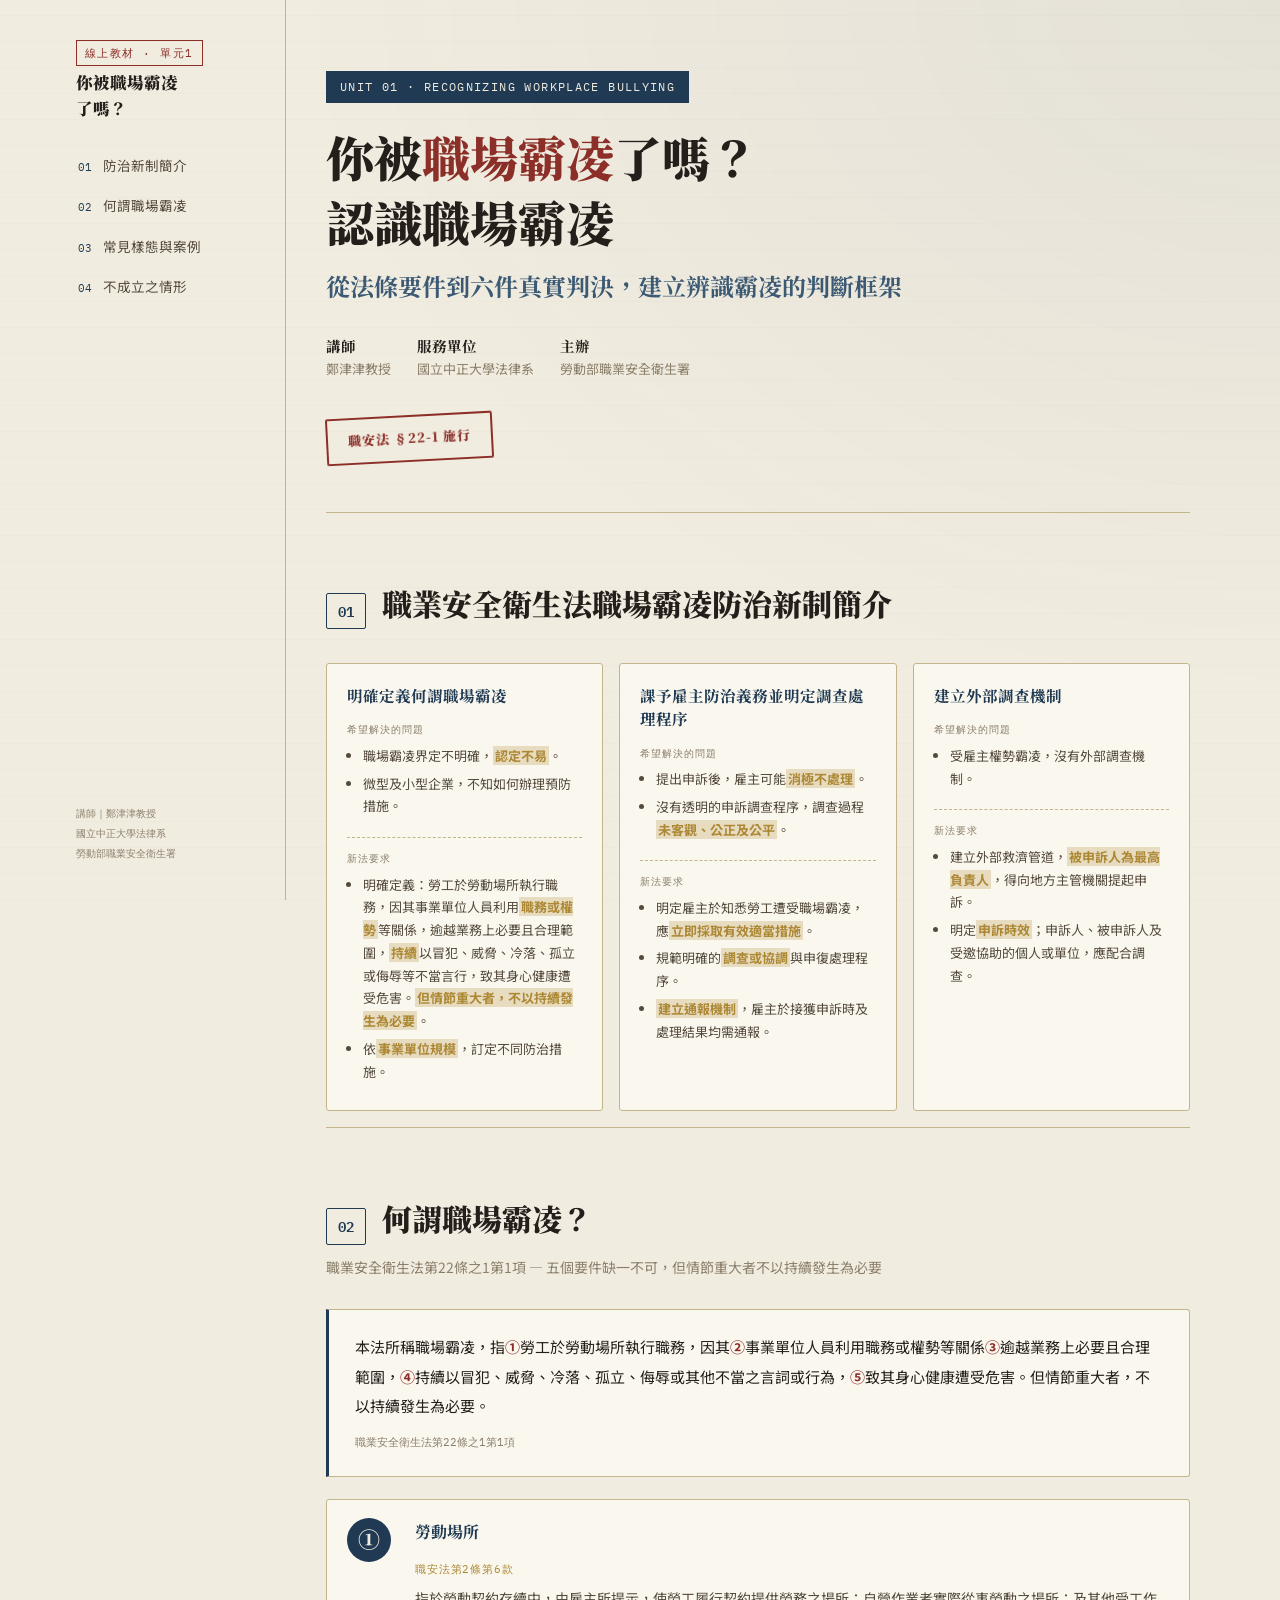
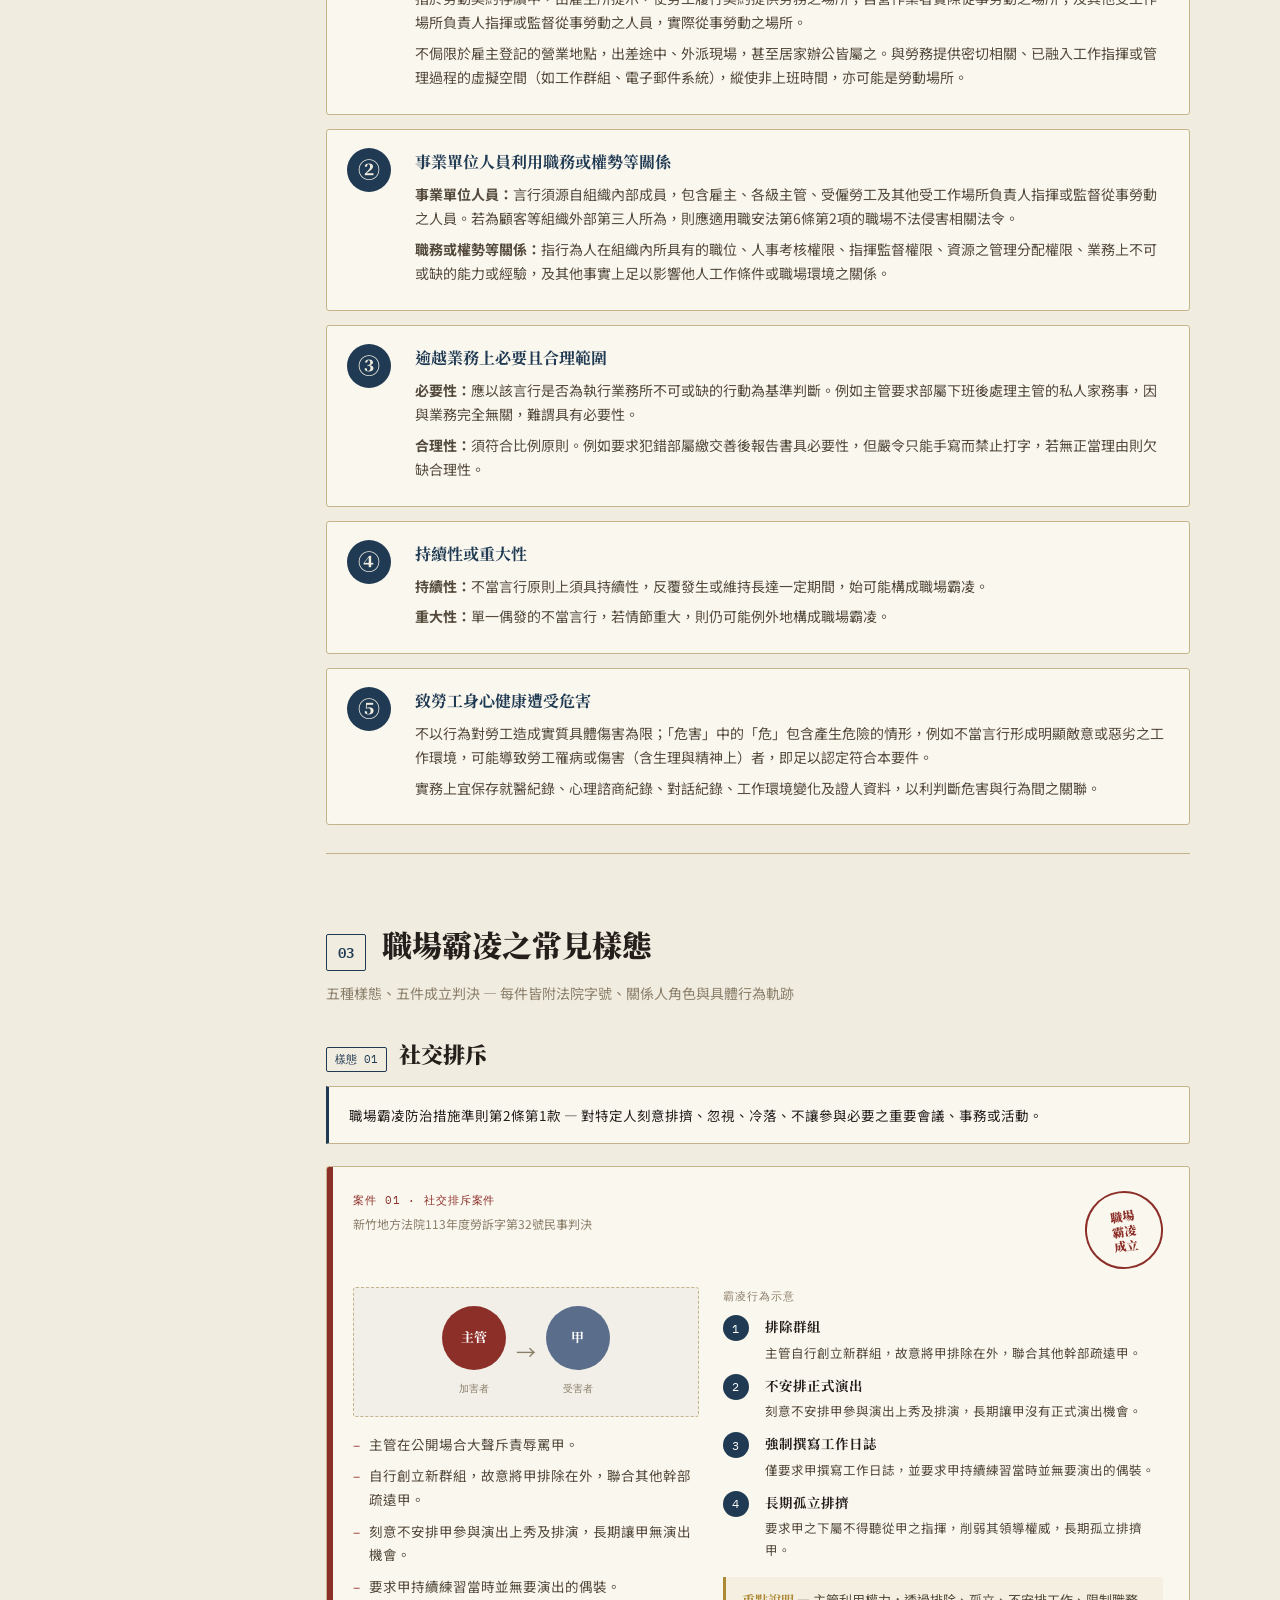
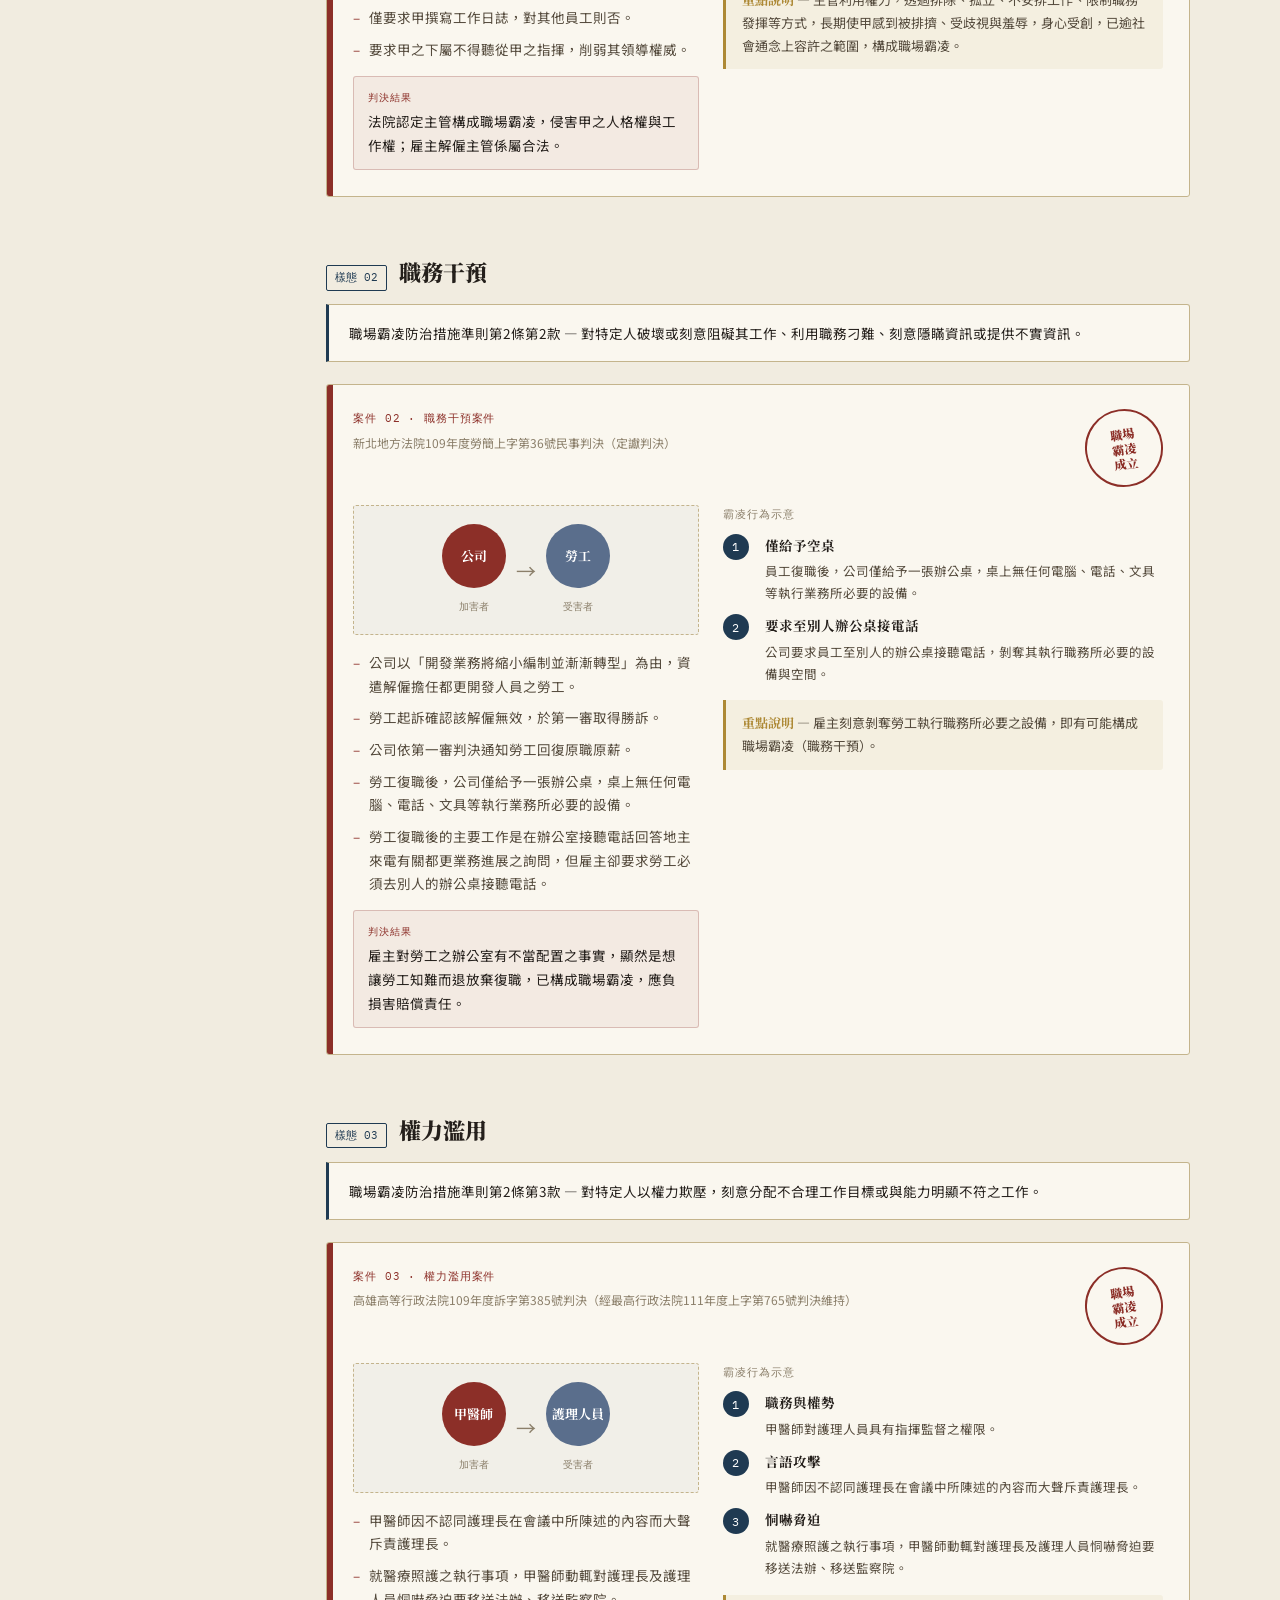
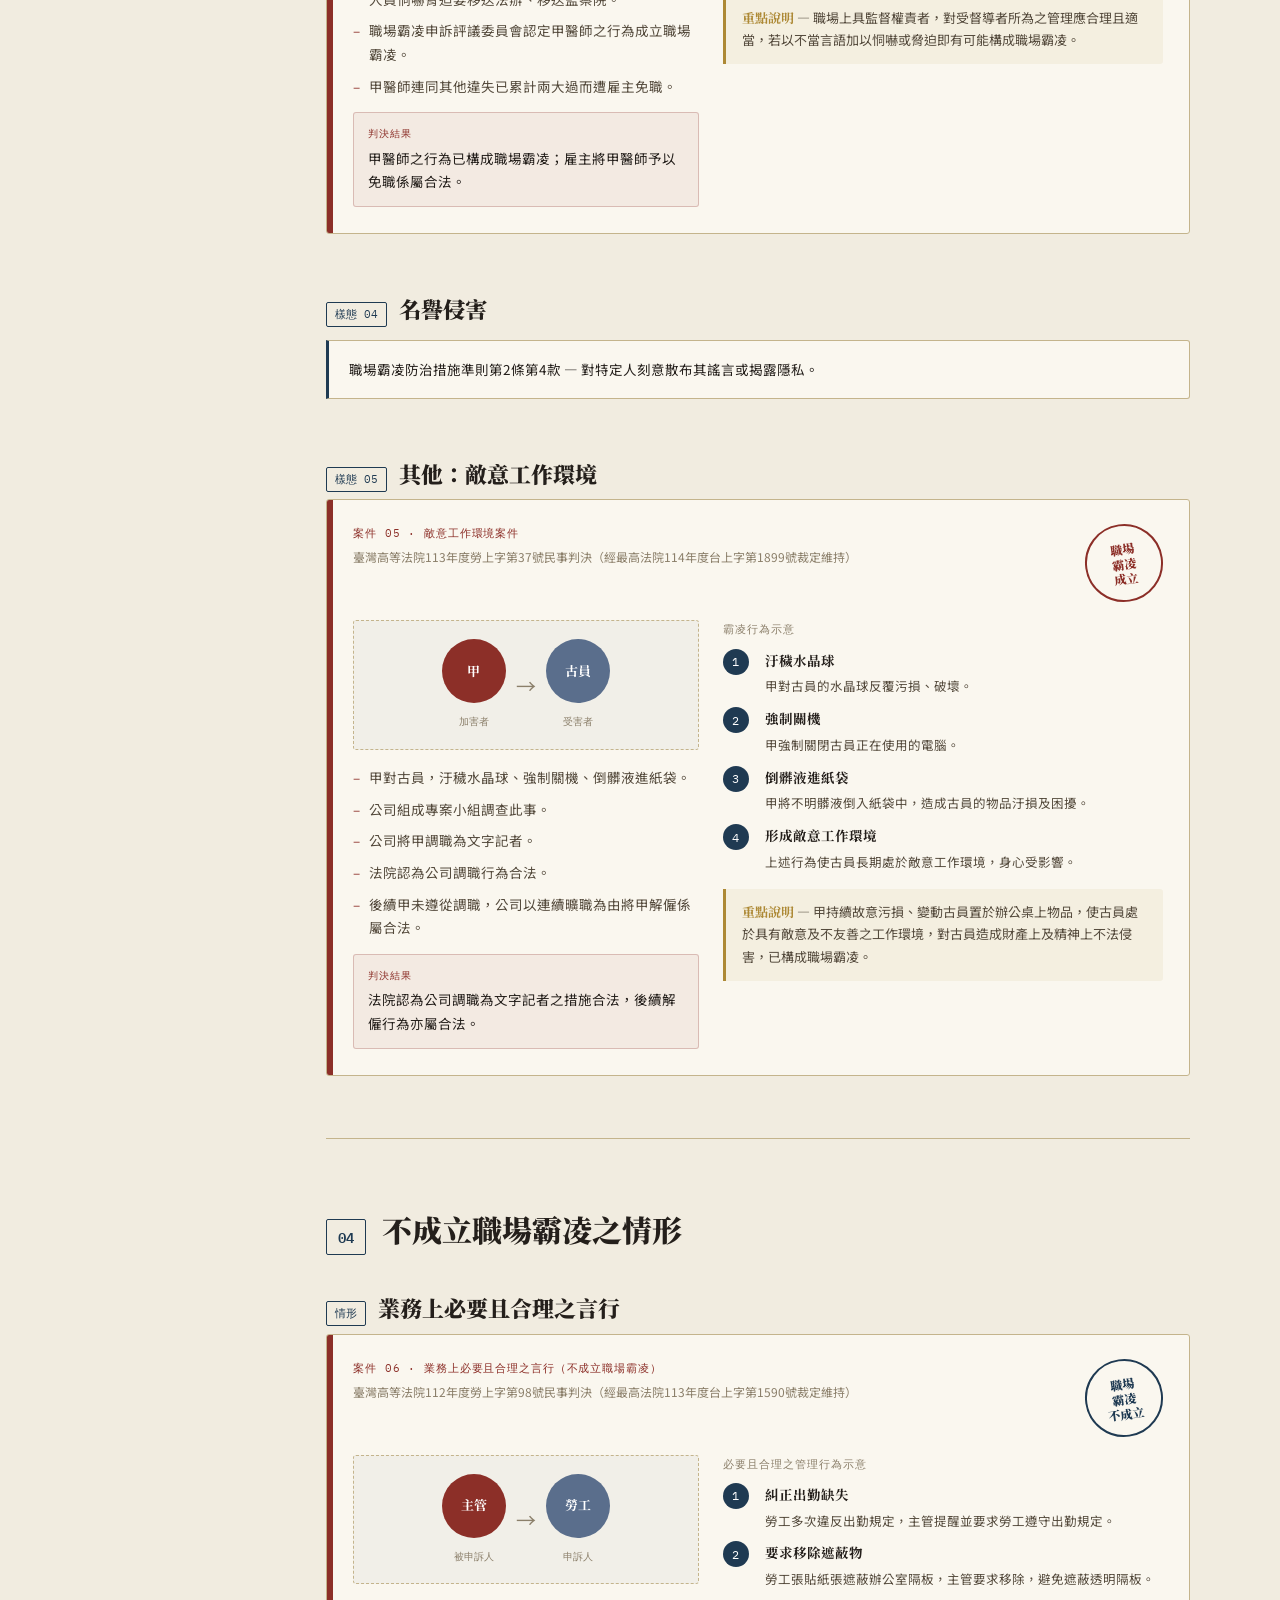
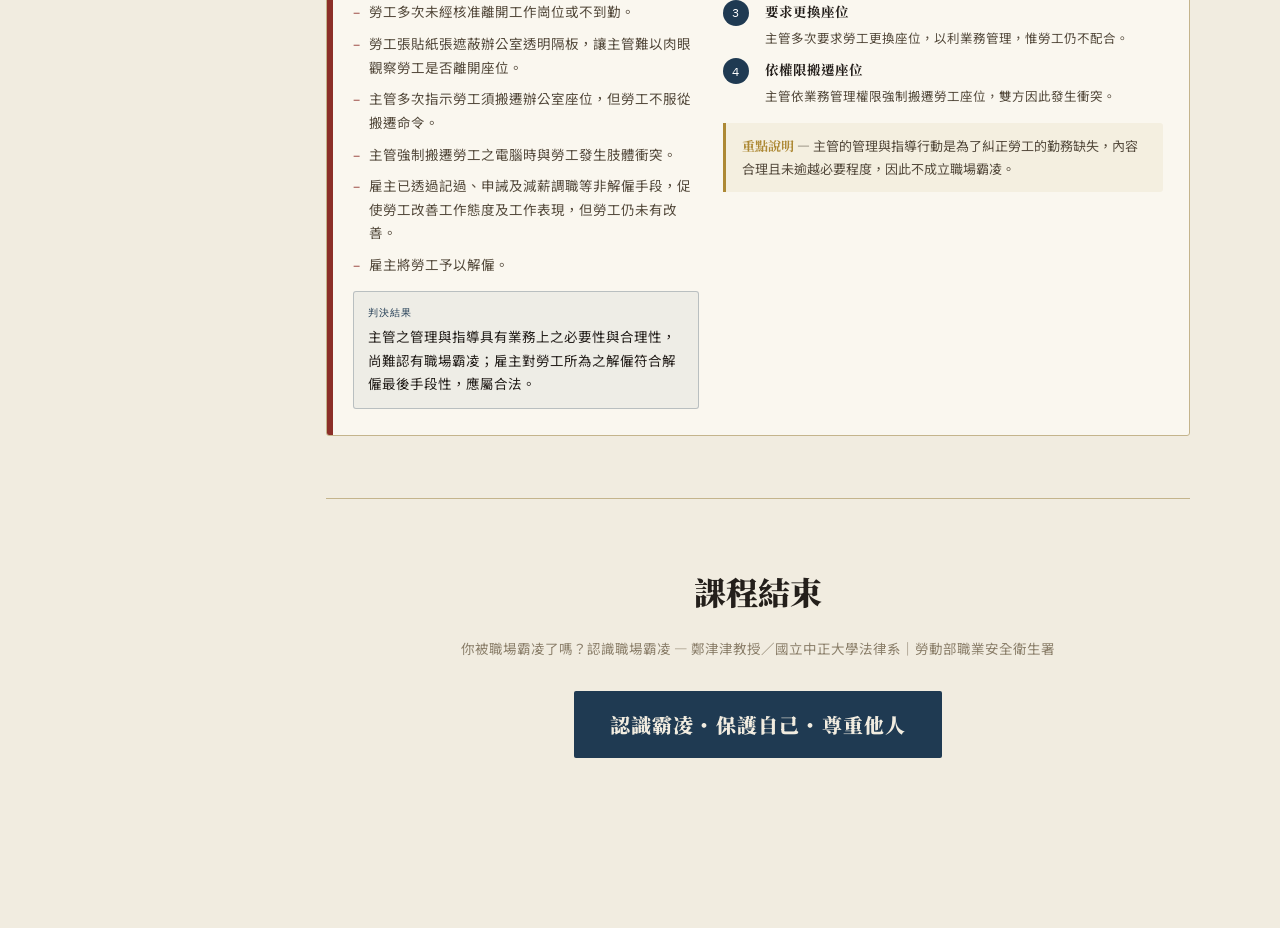
<file: Education/OnlineEducation1UnderstandBully.html>
<!DOCTYPE html>
<html lang="zh-Hant">
<head>
<meta charset="UTF-8">
<meta name="viewport" content="width=device-width, initial-scale=1.0">
<title>你被職場霸凌了嗎？認識職場霸凌｜線上教材單元1</title>
<link rel="preconnect" href="https://fonts.googleapis.com">
<link rel="preconnect" href="https://fonts.gstatic.com" crossorigin>
<link href="https://fonts.googleapis.com/css2?family=Noto+Serif+TC:wght@500;700;900&family=Noto+Sans+TC:wght@400;500;700;900&family=IBM+Plex+Mono:wght@500;600&display=swap" rel="stylesheet">
<style>
  :root{
    --paper:#F1ECE0;
    --card:#FAF7EF;
    --ink:#241F1B;
    --ink-soft:#544A3C;
    --ink-faint:#8B7F6A;
    --navy:#1F3A52;
    --navy-soft:#3C5A73;
    --stamp:#8C2F28;
    --gold:#AD8935;
    --line:#DBD0B7;
    --line-strong:#C4B48C;
    --victim:#5A6E8C;
    --offender:#8C2F28;
    --serif:'Noto Serif TC', serif;
    --sans:'Noto Sans TC', sans-serif;
    --mono:'IBM Plex Mono', monospace;
  }
  *{box-sizing:border-box;}
  html{scroll-behavior:smooth;}
  body{
    margin:0;
    background:var(--paper);
    color:var(--ink);
    font-family:var(--sans);
    line-height:1.75;
    -webkit-font-smoothing:antialiased;
  }
  body::before{
    content:"";
    position:fixed; inset:0; z-index:0; pointer-events:none;
    background-image:
      repeating-linear-gradient(0deg, rgba(36,31,27,0.015) 0px, rgba(36,31,27,0.015) 1px, transparent 1px, transparent 26px),
      radial-gradient(ellipse at top right, rgba(31,58,82,0.06), transparent 55%);
  }
  a{color:inherit;}

  .shell{position:relative; z-index:1; display:grid; grid-template-columns:236px minmax(0,1fr); max-width:1180px; margin:0 auto;}
  @media (max-width:900px){.shell{grid-template-columns:1fr;}}

  .rail{
    position:sticky; top:0; align-self:start; height:100vh;
    padding:36px 0 36px 26px;
    display:flex; flex-direction:column; gap:24px;
    border-right:1px solid var(--line-strong);
  }
  @media (max-width:900px){.rail{position:static;height:auto;padding:22px 20px;border-right:none;border-bottom:1px solid var(--line-strong);flex-direction:row;flex-wrap:wrap;align-items:center;gap:12px;}}
  .rail-tag{font-family:var(--mono); font-size:10.5px; letter-spacing:.14em; color:var(--stamp); text-transform:uppercase; border:1px solid var(--stamp); display:inline-block; padding:3px 8px; width:fit-content;}
  .rail-title{font-family:var(--serif); font-weight:900; font-size:16.5px; line-height:1.55; max-width:190px; margin-top:4px;}
  .rail nav{display:flex; flex-direction:column; gap:1px;}
  @media (max-width:900px){.rail nav{flex-direction:row;flex-wrap:wrap;gap:8px 16px;}}
  .rail nav a{display:flex; gap:9px; align-items:baseline; padding:8px 8px 8px 0; text-decoration:none; font-size:13.5px; color:var(--ink-soft); border-left:2px solid transparent;}
  .rail nav a:hover{color:var(--navy); border-left-color:var(--navy);}
  .rail nav a .n{font-family:var(--mono); font-size:10.5px; color:var(--navy); min-width:16px;}
  .rail-foot{margin-top:auto; font-family:var(--mono); font-size:10px; color:var(--ink-faint); line-height:2;}
  @media (max-width:900px){.rail-foot{display:none;}}

  main{padding:0 40px 80px;}
  @media (max-width:900px){main{padding:0 20px 60px;}}
  @media (max-width:520px){main{padding:0 16px 44px;}}

  /* hero — folder / dossier cover */
  .hero{padding:70px 0 50px; border-bottom:1px solid var(--line-strong);}
  .hero-tab{
    display:inline-flex; align-items:center; gap:8px;
    font-family:var(--mono); font-size:11.5px; letter-spacing:.12em;
    color:var(--paper); background:var(--navy);
    padding:6px 14px; margin-bottom:22px; text-transform:uppercase;
  }
  .hero h1{font-family:var(--serif); font-weight:900; font-size:clamp(30px,4.6vw,48px); line-height:1.35; margin:0 0 10px;}
  .hero h1 .q{color:var(--stamp);}
  .hero h2{font-family:var(--serif); font-weight:700; font-size:clamp(18px,2.2vw,24px); color:var(--navy-soft); margin:0 0 26px;}
  .hero-byline{display:flex; gap:26px; flex-wrap:wrap; font-size:13px; color:var(--ink-faint); margin-bottom:34px;}
  .hero-byline strong{display:block; font-family:var(--serif); font-weight:700; font-size:14.5px; color:var(--ink);}
  .stamp-corner{
    position:relative; display:inline-block;
    border:2px solid var(--stamp); color:var(--stamp);
    font-family:var(--serif); font-weight:900; font-size:13px;
    padding:10px 20px; transform:rotate(-3deg); letter-spacing:.08em;
    border-radius:2px;
  }

  .chapter{padding:64px 0 6px; border-bottom:1px solid var(--line-strong);}
  .chapter:last-of-type{border-bottom:none;}
  .chapter-head{display:flex; align-items:flex-end; gap:16px; margin-bottom:34px;}
  .chapter-num{font-family:var(--mono); font-weight:600; font-size:14px; color:var(--navy); border:1px solid var(--navy); padding:5px 11px; border-radius:2px;}
  .chapter-head h2{font-family:var(--serif); font-weight:900; font-size:clamp(22px,3.2vw,30px); margin:0;}
  .chapter-sub{color:var(--ink-faint); font-size:14px; margin:-24px 0 30px;}

  /* policy trio cards */
  .policy-grid{display:grid; grid-template-columns:repeat(3,1fr); gap:16px; margin:20px 0 10px;}
  @media (max-width:820px){.policy-grid{grid-template-columns:1fr;}}
  .policy-card{background:var(--card); border:1px solid var(--line-strong); border-radius:3px; padding:20px 20px 22px; display:flex; flex-direction:column; gap:14px;}
  .policy-card h3{font-family:var(--serif); font-size:15.5px; font-weight:700; color:var(--navy); margin:0; line-height:1.5;}
  .policy-block{font-size:13px;}
  .policy-block .lbl{display:block; font-family:var(--mono); font-size:10px; letter-spacing:.1em; text-transform:uppercase; color:var(--ink-faint); margin-bottom:6px;}
  .policy-block.problem{color:var(--ink-soft);}
  .policy-block.answer{color:var(--ink-soft); border-top:1px dashed var(--line-strong); padding-top:12px;}
  .policy-block ul{margin:4px 0; padding-left:16px;}
  .policy-block li{margin:5px 0;}
  .policy-block mark{background:rgba(173,137,53,0.25); color:var(--gold); font-weight:700; padding:0 2px;}

  /* legal definition dossier */
  .lawbox{
    background:var(--card); border-left:3px solid var(--navy);
    border-top:1px solid var(--line-strong); border-right:1px solid var(--line-strong); border-bottom:1px solid var(--line-strong);
    padding:22px 26px; margin:18px 0; border-radius:0 3px 3px 0;
    font-size:15px; line-height:1.95;
  }
  .lawbox .cite{display:block; margin-top:12px; font-family:var(--mono); font-size:11px; color:var(--ink-faint);}
  .lawbox .num{color:var(--stamp); font-weight:700;}

  .element-grid{display:grid; grid-template-columns:1fr; gap:14px; margin:22px 0;}
  .element-card{
    display:grid; grid-template-columns:52px 1fr; gap:16px;
    background:var(--card); border:1px solid var(--line-strong); border-radius:3px; padding:18px 20px;
  }
  .element-card .num{
    font-family:var(--serif); font-weight:900; font-size:22px; color:var(--paper);
    background:var(--navy); width:44px; height:44px; border-radius:50%;
    display:flex; align-items:center; justify-content:center;
  }
  .element-card h4{margin:0 0 6px; font-family:var(--serif); font-size:16px; color:var(--navy);}
  .element-card p{margin:6px 0; font-size:14px; color:var(--ink-soft);}
  .element-card .sub-lbl{font-family:var(--mono); font-size:10.5px; color:var(--gold); text-transform:uppercase; letter-spacing:.08em;}

  .divider-tick{display:flex; align-items:center; gap:10px; margin:36px 0 22px; color:var(--ink-faint); font-family:var(--mono); font-size:11px; letter-spacing:.1em; text-transform:uppercase;}
  .divider-tick::before,.divider-tick::after{content:""; flex:1; height:1px; background:var(--line-strong);}

  /* ===== case type block ===== */
  .type-block{margin:0 0 56px;}
  .type-head{display:flex; align-items:baseline; gap:12px; margin-bottom:6px; flex-wrap:wrap;}
  .type-head .badge{font-family:var(--mono); font-size:11px; color:var(--navy); border:1px solid var(--navy); padding:2px 8px; border-radius:2px;}
  .type-head h3{font-family:var(--serif); font-weight:900; font-size:22px; margin:0;}

  .lawbox.compact{margin:12px 0 22px; padding:16px 20px; font-size:13.5px; line-height:1.8;}

  /* case file */
  .case-file{
    background:var(--card); border:1px solid var(--line-strong); border-radius:3px;
    padding:24px 26px 26px; position:relative; overflow:hidden;
  }
  .case-file::before{
    content:""; position:absolute; top:0; left:0; width:6px; height:100%;
    background:var(--offender);
  }
  .case-head{display:flex; justify-content:space-between; align-items:flex-start; gap:16px; flex-wrap:wrap; margin-bottom:18px;}
  .case-id{font-family:var(--mono); font-size:11px; color:var(--stamp); letter-spacing:.08em;}
  .case-court{font-size:12px; color:var(--ink-faint); margin-top:3px;}
  .stamp{
    font-family:var(--serif); font-weight:900; font-size:12px; color:var(--navy);
    border:2px solid var(--navy); border-radius:50%; width:78px; height:78px;
    display:flex; align-items:center; justify-content:center; text-align:center;
    transform:rotate(-8deg); flex:none; line-height:1.25; padding:6px;
  }
  .stamp.no{color:var(--offender); border-color:var(--offender);}

  .case-body{display:grid; grid-template-columns:1.1fr 1.4fr; gap:24px;}
  @media (max-width:760px){.case-body{grid-template-columns:1fr;}}

  .relation{display:flex; align-items:center; justify-content:center; gap:10px; padding:18px 10px; background:rgba(31,58,82,0.04); border:1px dashed var(--line-strong); border-radius:3px; margin-bottom:16px;}
  .relation .role{text-align:center; font-size:12.5px;}
  .relation .role .box{
    width:64px; height:64px; border-radius:50%;
    display:flex; align-items:center; justify-content:center;
    font-family:var(--serif); font-weight:700; font-size:13px; color:#fff;
    margin:0 auto 6px;
  }
  .relation .role.offender .box{background:var(--offender);}
  .relation .role.victim .box{background:var(--victim);}
  .relation .role .tag{font-family:var(--mono); font-size:10px; color:var(--ink-faint); text-transform:uppercase;}
  .relation .arrow{font-size:20px; color:var(--ink-faint);}

  .case-points{list-style:none; margin:0; padding:0; display:flex; flex-direction:column; gap:8px;}
  .case-points li{font-size:13.5px; color:var(--ink-soft); padding-left:16px; position:relative;}
  .case-points li::before{content:"–"; position:absolute; left:0; color:var(--stamp);}

  .verdict{margin-top:14px; padding:12px 14px; background:rgba(140,47,40,0.06); border:1px solid rgba(140,47,40,0.25); border-radius:3px; font-size:13.5px; color:var(--ink);}
  .verdict .lbl{display:block; font-family:var(--mono); font-size:10px; letter-spacing:.1em; text-transform:uppercase; color:var(--stamp); margin-bottom:4px;}
  .verdict.pass{background:rgba(31,58,82,0.05); border-color:rgba(31,58,82,0.25);}
  .verdict.pass .lbl{color:var(--navy);}

  .steps{display:flex; flex-direction:column; gap:10px;}
  .step{display:grid; grid-template-columns:30px 1fr; gap:12px; align-items:flex-start;}
  .step .idx{
    width:26px; height:26px; border-radius:50%; background:var(--navy); color:#fff;
    font-family:var(--mono); font-size:12px; display:flex; align-items:center; justify-content:center; flex:none;
  }
  .step .txt h5{margin:0 0 3px; font-size:13.5px; font-family:var(--serif); font-weight:700; color:var(--ink);}
  .step .txt p{margin:0; font-size:12.5px; color:var(--ink-soft);}
  .steps-title{font-family:var(--mono); font-size:10.5px; letter-spacing:.1em; text-transform:uppercase; color:var(--ink-faint); margin:0 0 10px;}

  .insight{margin-top:16px; padding:12px 16px; background:rgba(173,137,53,0.08); border-left:3px solid var(--gold); font-size:13px; color:var(--ink-soft); border-radius:0 3px 3px 0;}
  .insight strong{color:var(--gold); font-family:var(--serif);}

  .closing{padding:64px 0 90px; text-align:center;}
  .closing h2{font-family:var(--serif); font-weight:900; font-size:clamp(24px,3.6vw,32px); margin:0 0 18px;}
  .closing p{color:var(--ink-faint); font-size:13.5px; margin:0 0 30px;}
  .final-stamp{
    display:inline-block; font-family:var(--serif); font-weight:900; font-size:20px;
    color:var(--paper); background:var(--navy); padding:16px 36px; letter-spacing:.06em; border-radius:2px;
  }

  ::selection{background:rgba(173,137,53,0.3);}
  @media print{.rail{display:none;} .shell{grid-template-columns:1fr;}}
</style>
</head>
<body>
<div class="shell">

  <aside class="rail">
    <div>
      <span class="rail-tag">線上教材 · 單元1</span>
      <div class="rail-title">你被職場霸凌<br>了嗎？</div>
    </div>
    <nav>
      <a href="#ch1"><span class="n">01</span>防治新制簡介</a>
      <a href="#ch2"><span class="n">02</span>何謂職場霸凌</a>
      <a href="#ch3"><span class="n">03</span>常見樣態與案例</a>
      <a href="#ch4"><span class="n">04</span>不成立之情形</a>
    </nav>
    <div class="rail-foot">
      講師｜鄭津津教授<br>
      國立中正大學法律系<br>
      勞動部職業安全衛生署
    </div>
  </aside>

  <main>

    <section class="hero">
      <span class="hero-tab">Unit 01 · Recognizing Workplace Bullying</span>
      <h1>你被<span class="q">職場霸凌</span>了嗎？<br>認識職場霸凌</h1>
      <h2>從法條要件到六件真實判決，建立辨識霸凌的判斷框架</h2>
      <div class="hero-byline">
        <div><strong>講師</strong>鄭津津教授</div>
        <div><strong>服務單位</strong>國立中正大學法律系</div>
        <div><strong>主辦</strong>勞動部職業安全衛生署</div>
      </div>
      <span class="stamp-corner">職安法 §22-1 施行</span>
    </section>

    <!-- ============ CHAPTER 1 ============ -->
    <section class="chapter" id="ch1">
      <div class="chapter-head">
        <span class="chapter-num">01</span>
        <h2>職業安全衛生法職場霸凌防治新制簡介</h2>
      </div>

      <div class="policy-grid">
        <div class="policy-card">
          <h3>明確定義何謂職場霸凌</h3>
          <div class="policy-block problem">
            <span class="lbl">希望解決的問題</span>
            <ul>
              <li>職場霸凌界定不明確，<mark>認定不易</mark>。</li>
              <li>微型及小型企業，不知如何辦理預防措施。</li>
            </ul>
          </div>
          <div class="policy-block answer">
            <span class="lbl">新法要求</span>
            <ul>
              <li>明確定義：勞工於勞動場所執行職務，因其事業單位人員利用<mark>職務或權勢</mark>等關係，逾越業務上必要且合理範圍，<mark>持續</mark>以冒犯、威脅、冷落、孤立或侮辱等不當言行，致其身心健康遭受危害。<mark>但情節重大者，不以持續發生為必要</mark>。</li>
              <li>依<mark>事業單位規模</mark>，訂定不同防治措施。</li>
            </ul>
          </div>
        </div>

        <div class="policy-card">
          <h3>課予雇主防治義務並明定調查處理程序</h3>
          <div class="policy-block problem">
            <span class="lbl">希望解決的問題</span>
            <ul>
              <li>提出申訴後，雇主可能<mark>消極不處理</mark>。</li>
              <li>沒有透明的申訴調查程序，調查過程<mark>未客觀、公正及公平</mark>。</li>
            </ul>
          </div>
          <div class="policy-block answer">
            <span class="lbl">新法要求</span>
            <ul>
              <li>明定雇主於知悉勞工遭受職場霸凌，應<mark>立即採取有效適當措施</mark>。</li>
              <li>規範明確的<mark>調查或協調</mark>與申復處理程序。</li>
              <li><mark>建立通報機制</mark>，雇主於接獲申訴時及處理結果均需通報。</li>
            </ul>
          </div>
        </div>

        <div class="policy-card">
          <h3>建立外部調查機制</h3>
          <div class="policy-block problem">
            <span class="lbl">希望解決的問題</span>
            <ul>
              <li>受雇主權勢霸凌，沒有外部調查機制。</li>
            </ul>
          </div>
          <div class="policy-block answer">
            <span class="lbl">新法要求</span>
            <ul>
              <li>建立外部救濟管道，<mark>被申訴人為最高負責人</mark>，得向地方主管機關提起申訴。</li>
              <li>明定<mark>申訴時效</mark>；申訴人、被申訴人及受邀協助的個人或單位，應配合調查。</li>
            </ul>
          </div>
        </div>
      </div>
    </section>

    <!-- ============ CHAPTER 2 ============ -->
    <section class="chapter" id="ch2">
      <div class="chapter-head">
        <span class="chapter-num">02</span>
        <h2>何謂職場霸凌？</h2>
      </div>
      <p class="chapter-sub">職業安全衛生法第22條之1第1項 — 五個要件缺一不可，但情節重大者不以持續發生為必要</p>

      <div class="lawbox">
        本法所稱職場霸凌，指<span class="num">①</span>勞工於勞動場所執行職務，因其<span class="num">②</span>事業單位人員利用職務或權勢等關係<span class="num">③</span>逾越業務上必要且合理範圍，<span class="num">④</span>持續以冒犯、威脅、冷落、孤立、侮辱或其他不當之言詞或行為，<span class="num">⑤</span>致其身心健康遭受危害。但情節重大者，不以持續發生為必要。
        <span class="cite">職業安全衛生法第22條之1第1項</span>
      </div>

      <div class="element-grid">
        <div class="element-card">
          <div class="num">①</div>
          <div>
            <h4>勞動場所</h4>
            <span class="sub-lbl">職安法第2條第6款</span>
            <p>指於勞動契約存續中，由雇主所提示，使勞工履行契約提供勞務之場所；自營作業者實際從事勞動之場所；及其他受工作場所負責人指揮或監督從事勞動之人員，實際從事勞動之場所。</p>
            <p>不侷限於雇主登記的營業地點，出差途中、外派現場，甚至居家辦公皆屬之。與勞務提供密切相關、已融入工作指揮或管理過程的虛擬空間（如工作群組、電子郵件系統），縱使非上班時間，亦可能是勞動場所。</p>
          </div>
        </div>

        <div class="element-card">
          <div class="num">②</div>
          <div>
            <h4>事業單位人員利用職務或權勢等關係</h4>
            <p><strong>事業單位人員：</strong>言行須源自組織內部成員，包含雇主、各級主管、受僱勞工及其他受工作場所負責人指揮或監督從事勞動之人員。若為顧客等組織外部第三人所為，則應適用職安法第6條第2項的職場不法侵害相關法令。</p>
            <p><strong>職務或權勢等關係：</strong>指行為人在組織內所具有的職位、人事考核權限、指揮監督權限、資源之管理分配權限、業務上不可或缺的能力或經驗，及其他事實上足以影響他人工作條件或職場環境之關係。</p>
          </div>
        </div>

        <div class="element-card">
          <div class="num">③</div>
          <div>
            <h4>逾越業務上必要且合理範圍</h4>
            <p><strong>必要性：</strong>應以該言行是否為執行業務所不可或缺的行動為基準判斷。例如主管要求部屬下班後處理主管的私人家務事，因與業務完全無關，難謂具有必要性。</p>
            <p><strong>合理性：</strong>須符合比例原則。例如要求犯錯部屬繳交善後報告書具必要性，但嚴令只能手寫而禁止打字，若無正當理由則欠缺合理性。</p>
          </div>
        </div>

        <div class="element-card">
          <div class="num">④</div>
          <div>
            <h4>持續性或重大性</h4>
            <p><strong>持續性：</strong>不當言行原則上須具持續性，反覆發生或維持長達一定期間，始可能構成職場霸凌。</p>
            <p><strong>重大性：</strong>單一偶發的不當言行，若情節重大，則仍可能例外地構成職場霸凌。</p>
          </div>
        </div>

        <div class="element-card">
          <div class="num">⑤</div>
          <div>
            <h4>致勞工身心健康遭受危害</h4>
            <p>不以行為對勞工造成實質具體傷害為限；「危害」中的「危」包含產生危險的情形，例如不當言行形成明顯敵意或惡劣之工作環境，可能導致勞工罹病或傷害（含生理與精神上）者，即足以認定符合本要件。</p>
            <p>實務上宜保存就醫紀錄、心理諮商紀錄、對話紀錄、工作環境變化及證人資料，以利判斷危害與行為間之關聯。</p>
          </div>
        </div>
      </div>
    </section>

    <!-- ============ CHAPTER 3 ============ -->
    <section class="chapter" id="ch3">
      <div class="chapter-head">
        <span class="chapter-num">03</span>
        <h2>職場霸凌之常見樣態</h2>
      </div>
      <p class="chapter-sub">五種樣態、五件成立判決 — 每件皆附法院字號、關係人角色與具體行為軌跡</p>

      <!-- TYPE 1 -->
      <div class="type-block">
        <div class="type-head"><span class="badge">樣態 01</span><h3>社交排斥</h3></div>
        <div class="lawbox compact">職場霸凌防治措施準則第2條第1款 — 對特定人刻意排擠、忽視、冷落、不讓參與必要之重要會議、事務或活動。</div>

        <div class="case-file">
          <div class="case-head">
            <div>
              <div class="case-id">案件 01 · 社交排斥案件</div>
              <div class="case-court">新竹地方法院113年度勞訴字第32號民事判決</div>
            </div>
            <div class="stamp no">職場<br>霸凌<br>成立</div>
          </div>
          <div class="case-body">
            <div>
              <div class="relation">
                <div class="role offender"><div class="box">主管</div><span class="tag">加害者</span></div>
                <div class="arrow">→</div>
                <div class="role victim"><div class="box">甲</div><span class="tag">受害者</span></div>
              </div>
              <ul class="case-points">
                <li>主管在公開場合大聲斥責辱罵甲。</li>
                <li>自行創立新群組，故意將甲排除在外，聯合其他幹部疏遠甲。</li>
                <li>刻意不安排甲參與演出上秀及排演，長期讓甲無演出機會。</li>
                <li>要求甲持續練習當時並無要演出的偶裝。</li>
                <li>僅要求甲撰寫工作日誌，對其他員工則否。</li>
                <li>要求甲之下屬不得聽從甲之指揮，削弱其領導權威。</li>
              </ul>
              <div class="verdict">
                <span class="lbl">判決結果</span>
                法院認定主管構成職場霸凌，侵害甲之人格權與工作權；雇主解僱主管係屬合法。
              </div>
            </div>
            <div>
              <p class="steps-title">霸凌行為示意</p>
              <div class="steps">
                <div class="step"><div class="idx">1</div><div class="txt"><h5>排除群組</h5><p>主管自行創立新群組，故意將甲排除在外，聯合其他幹部疏遠甲。</p></div></div>
                <div class="step"><div class="idx">2</div><div class="txt"><h5>不安排正式演出</h5><p>刻意不安排甲參與演出上秀及排演，長期讓甲沒有正式演出機會。</p></div></div>
                <div class="step"><div class="idx">3</div><div class="txt"><h5>強制撰寫工作日誌</h5><p>僅要求甲撰寫工作日誌，並要求甲持續練習當時並無要演出的偶裝。</p></div></div>
                <div class="step"><div class="idx">4</div><div class="txt"><h5>長期孤立排擠</h5><p>要求甲之下屬不得聽從甲之指揮，削弱其領導權威，長期孤立排擠甲。</p></div></div>
              </div>
              <div class="insight"><strong>重點說明</strong> — 主管利用權力，透過排除、孤立、不安排工作、限制職務發揮等方式，長期使甲感到被排擠、受歧視與羞辱，身心受創，已逾社會通念上容許之範圍，構成職場霸凌。</div>
            </div>
          </div>
        </div>
      </div>

      <!-- TYPE 2 -->
      <div class="type-block">
        <div class="type-head"><span class="badge">樣態 02</span><h3>職務干預</h3></div>
        <div class="lawbox compact">職場霸凌防治措施準則第2條第2款 — 對特定人破壞或刻意阻礙其工作、利用職務刁難、刻意隱瞞資訊或提供不實資訊。</div>

        <div class="case-file">
          <div class="case-head">
            <div>
              <div class="case-id">案件 02 · 職務干預案件</div>
              <div class="case-court">新北地方法院109年度勞簡上字第36號民事判決（定讞判決）</div>
            </div>
            <div class="stamp no">職場<br>霸凌<br>成立</div>
          </div>
          <div class="case-body">
            <div>
              <div class="relation">
                <div class="role offender"><div class="box">公司</div><span class="tag">加害者</span></div>
                <div class="arrow">→</div>
                <div class="role victim"><div class="box">勞工</div><span class="tag">受害者</span></div>
              </div>
              <ul class="case-points">
                <li>公司以「開發業務將縮小編制並漸漸轉型」為由，資遣解僱擔任都更開發人員之勞工。</li>
                <li>勞工起訴確認該解僱無效，於第一審取得勝訴。</li>
                <li>公司依第一審判決通知勞工回復原職原薪。</li>
                <li>勞工復職後，公司僅給予一張辦公桌，桌上無任何電腦、電話、文具等執行業務所必要的設備。</li>
                <li>勞工復職後的主要工作是在辦公室接聽電話回答地主來電有關都更業務進展之詢問，但雇主卻要求勞工必須去別人的辦公桌接聽電話。</li>
              </ul>
              <div class="verdict">
                <span class="lbl">判決結果</span>
                雇主對勞工之辦公室有不當配置之事實，顯然是想讓勞工知難而退放棄復職，已構成職場霸凌，應負損害賠償責任。
              </div>
            </div>
            <div>
              <p class="steps-title">霸凌行為示意</p>
              <div class="steps">
                <div class="step"><div class="idx">1</div><div class="txt"><h5>僅給予空桌</h5><p>員工復職後，公司僅給予一張辦公桌，桌上無任何電腦、電話、文具等執行業務所必要的設備。</p></div></div>
                <div class="step"><div class="idx">2</div><div class="txt"><h5>要求至別人辦公桌接電話</h5><p>公司要求員工至別人的辦公桌接聽電話，剝奪其執行職務所必要的設備與空間。</p></div></div>
              </div>
              <div class="insight"><strong>重點說明</strong> — 雇主刻意剝奪勞工執行職務所必要之設備，即有可能構成職場霸凌（職務干預）。</div>
            </div>
          </div>
        </div>
      </div>

      <!-- TYPE 3 -->
      <div class="type-block">
        <div class="type-head"><span class="badge">樣態 03</span><h3>權力濫用</h3></div>
        <div class="lawbox compact">職場霸凌防治措施準則第2條第3款 — 對特定人以權力欺壓，刻意分配不合理工作目標或與能力明顯不符之工作。</div>

        <div class="case-file">
          <div class="case-head">
            <div>
              <div class="case-id">案件 03 · 權力濫用案件</div>
              <div class="case-court">高雄高等行政法院109年度訴字第385號判決（經最高行政法院111年度上字第765號判決維持）</div>
            </div>
            <div class="stamp no">職場<br>霸凌<br>成立</div>
          </div>
          <div class="case-body">
            <div>
              <div class="relation">
                <div class="role offender"><div class="box">甲醫師</div><span class="tag">加害者</span></div>
                <div class="arrow">→</div>
                <div class="role victim"><div class="box">護理人員</div><span class="tag">受害者</span></div>
              </div>
              <ul class="case-points">
                <li>甲醫師因不認同護理長在會議中所陳述的內容而大聲斥責護理長。</li>
                <li>就醫療照護之執行事項，甲醫師動輒對護理長及護理人員恫嚇脅迫要移送法辦、移送監察院。</li>
                <li>職場霸凌申訴評議委員會認定甲醫師之行為成立職場霸凌。</li>
                <li>甲醫師連同其他違失已累計兩大過而遭雇主免職。</li>
              </ul>
              <div class="verdict">
                <span class="lbl">判決結果</span>
                甲醫師之行為已構成職場霸凌；雇主將甲醫師予以免職係屬合法。
              </div>
            </div>
            <div>
              <p class="steps-title">霸凌行為示意</p>
              <div class="steps">
                <div class="step"><div class="idx">1</div><div class="txt"><h5>職務與權勢</h5><p>甲醫師對護理人員具有指揮監督之權限。</p></div></div>
                <div class="step"><div class="idx">2</div><div class="txt"><h5>言語攻擊</h5><p>甲醫師因不認同護理長在會議中所陳述的內容而大聲斥責護理長。</p></div></div>
                <div class="step"><div class="idx">3</div><div class="txt"><h5>恫嚇脅迫</h5><p>就醫療照護之執行事項，甲醫師動輒對護理長及護理人員恫嚇脅迫要移送法辦、移送監察院。</p></div></div>
              </div>
              <div class="insight"><strong>重點說明</strong> — 職場上具監督權責者，對受督導者所為之管理應合理且適當，若以不當言語加以恫嚇或脅迫即有可能構成職場霸凌。</div>
            </div>
          </div>
        </div>
      </div>

      <!-- TYPE 4 -->
      <div class="type-block">
        <div class="type-head"><span class="badge">樣態 04</span><h3>名譽侵害</h3></div>
        <div class="lawbox compact">職場霸凌防治措施準則第2條第4款 — 對特定人刻意散布其謠言或揭露隱私。</div>
      </div>

      <!-- TYPE 5 -->
      <div class="type-block">
        <div class="type-head"><span class="badge">樣態 05</span><h3>其他：敵意工作環境</h3></div>

        <div class="case-file">
          <div class="case-head">
            <div>
              <div class="case-id">案件 05 · 敵意工作環境案件</div>
              <div class="case-court">臺灣高等法院113年度勞上字第37號民事判決（經最高法院114年度台上字第1899號裁定維持）</div>
            </div>
            <div class="stamp no">職場<br>霸凌<br>成立</div>
          </div>
          <div class="case-body">
            <div>
              <div class="relation">
                <div class="role offender"><div class="box">甲</div><span class="tag">加害者</span></div>
                <div class="arrow">→</div>
                <div class="role victim"><div class="box">古員</div><span class="tag">受害者</span></div>
              </div>
              <ul class="case-points">
                <li>甲對古員，汙穢水晶球、強制關機、倒髒液進紙袋。</li>
                <li>公司組成專案小組調查此事。</li>
                <li>公司將甲調職為文字記者。</li>
                <li>法院認為公司調職行為合法。</li>
                <li>後續甲未遵從調職，公司以連續曠職為由將甲解僱係屬合法。</li>
              </ul>
              <div class="verdict">
                <span class="lbl">判決結果</span>
                法院認為公司調職為文字記者之措施合法，後續解僱行為亦屬合法。
              </div>
            </div>
            <div>
              <p class="steps-title">霸凌行為示意</p>
              <div class="steps">
                <div class="step"><div class="idx">1</div><div class="txt"><h5>汙穢水晶球</h5><p>甲對古員的水晶球反覆污損、破壞。</p></div></div>
                <div class="step"><div class="idx">2</div><div class="txt"><h5>強制關機</h5><p>甲強制關閉古員正在使用的電腦。</p></div></div>
                <div class="step"><div class="idx">3</div><div class="txt"><h5>倒髒液進紙袋</h5><p>甲將不明髒液倒入紙袋中，造成古員的物品汙損及困擾。</p></div></div>
                <div class="step"><div class="idx">4</div><div class="txt"><h5>形成敵意工作環境</h5><p>上述行為使古員長期處於敵意工作環境，身心受影響。</p></div></div>
              </div>
              <div class="insight"><strong>重點說明</strong> — 甲持續故意污損、變動古員置於辦公桌上物品，使古員處於具有敵意及不友善之工作環境，對古員造成財產上及精神上不法侵害，已構成職場霸凌。</div>
            </div>
          </div>
        </div>
      </div>
    </section>

    <!-- ============ CHAPTER 4 ============ -->
    <section class="chapter" id="ch4">
      <div class="chapter-head">
        <span class="chapter-num">04</span>
        <h2>不成立職場霸凌之情形</h2>
      </div>
      <div class="type-block">
        <div class="type-head"><span class="badge">情形</span><h3>業務上必要且合理之言行</h3></div>

        <div class="case-file">
          <div class="case-head">
            <div>
              <div class="case-id">案件 06 · 業務上必要且合理之言行（不成立職場霸凌）</div>
              <div class="case-court">臺灣高等法院112年度勞上字第98號民事判決（經最高法院113年度台上字第1590號裁定維持）</div>
            </div>
            <div class="stamp">職場<br>霸凌<br>不成立</div>
          </div>
          <div class="case-body">
            <div>
              <div class="relation">
                <div class="role offender"><div class="box">主管</div><span class="tag">被申訴人</span></div>
                <div class="arrow">→</div>
                <div class="role victim"><div class="box">勞工</div><span class="tag">申訴人</span></div>
              </div>
              <ul class="case-points">
                <li>勞工多次未經核准離開工作崗位或不到勤。</li>
                <li>勞工張貼紙張遮蔽辦公室透明隔板，讓主管難以肉眼觀察勞工是否離開座位。</li>
                <li>主管多次指示勞工須搬遷辦公室座位，但勞工不服從搬遷命令。</li>
                <li>主管強制搬遷勞工之電腦時與勞工發生肢體衝突。</li>
                <li>雇主已透過記過、申誡及減薪調職等非解僱手段，促使勞工改善工作態度及工作表現，但勞工仍未有改善。</li>
                <li>雇主將勞工予以解僱。</li>
              </ul>
              <div class="verdict pass">
                <span class="lbl">判決結果</span>
                主管之管理與指導具有業務上之必要性與合理性，尚難認有職場霸凌；雇主對勞工所為之解僱符合解僱最後手段性，應屬合法。
              </div>
            </div>
            <div>
              <p class="steps-title">必要且合理之管理行為示意</p>
              <div class="steps">
                <div class="step"><div class="idx">1</div><div class="txt"><h5>糾正出勤缺失</h5><p>勞工多次違反出勤規定，主管提醒並要求勞工遵守出勤規定。</p></div></div>
                <div class="step"><div class="idx">2</div><div class="txt"><h5>要求移除遮蔽物</h5><p>勞工張貼紙張遮蔽辦公室隔板，主管要求移除，避免遮蔽透明隔板。</p></div></div>
                <div class="step"><div class="idx">3</div><div class="txt"><h5>要求更換座位</h5><p>主管多次要求勞工更換座位，以利業務管理，惟勞工仍不配合。</p></div></div>
                <div class="step"><div class="idx">4</div><div class="txt"><h5>依權限搬遷座位</h5><p>主管依業務管理權限強制搬遷勞工座位，雙方因此發生衝突。</p></div></div>
              </div>
              <div class="insight"><strong>重點說明</strong> — 主管的管理與指導行動是為了糾正勞工的勤務缺失，內容合理且未逾越必要程度，因此不成立職場霸凌。</div>
            </div>
          </div>
        </div>
      </div>
    </section>

    <section class="closing">
      <h2>課程結束</h2>
      <p>你被職場霸凌了嗎？認識職場霸凌 — 鄭津津教授／國立中正大學法律系｜勞動部職業安全衛生署</p>
      <div class="final-stamp">認識霸凌・保護自己・尊重他人</div>
    </section>

  </main>
</div>
</body>
</html>
</file>
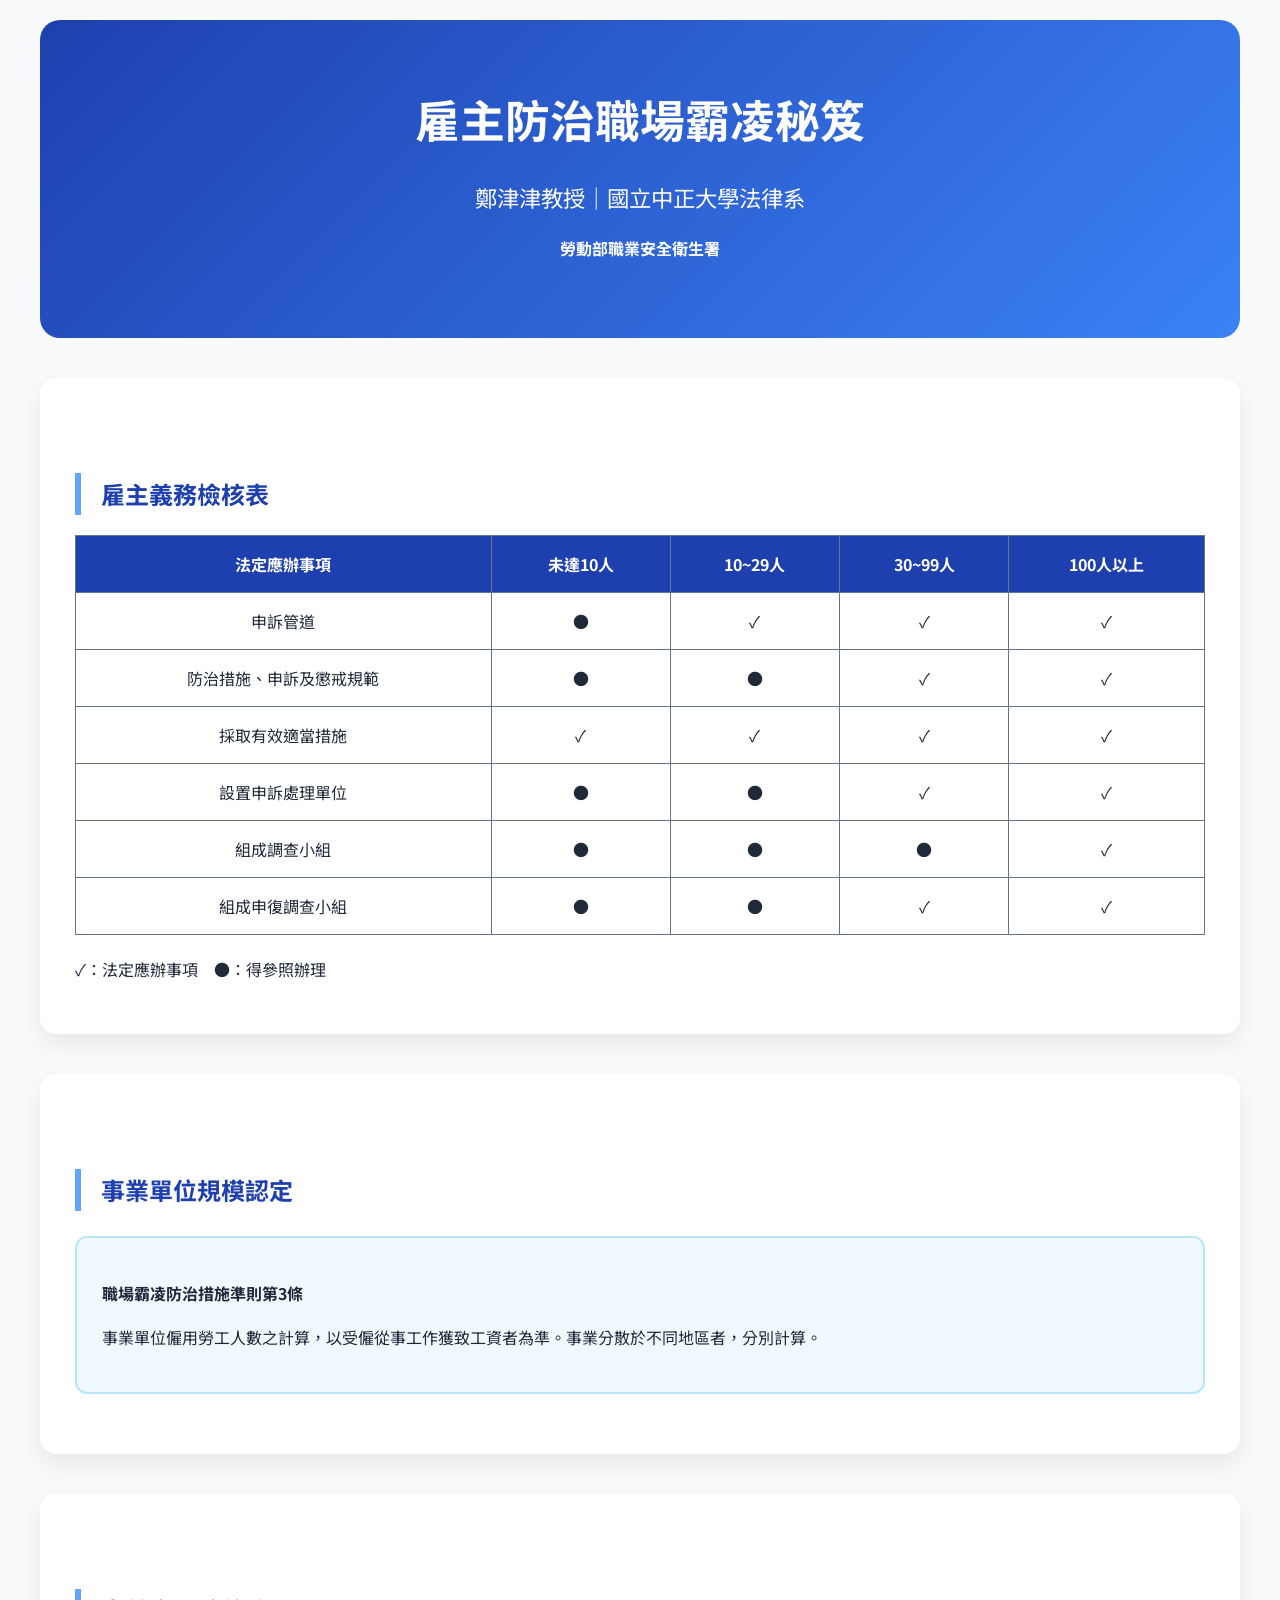
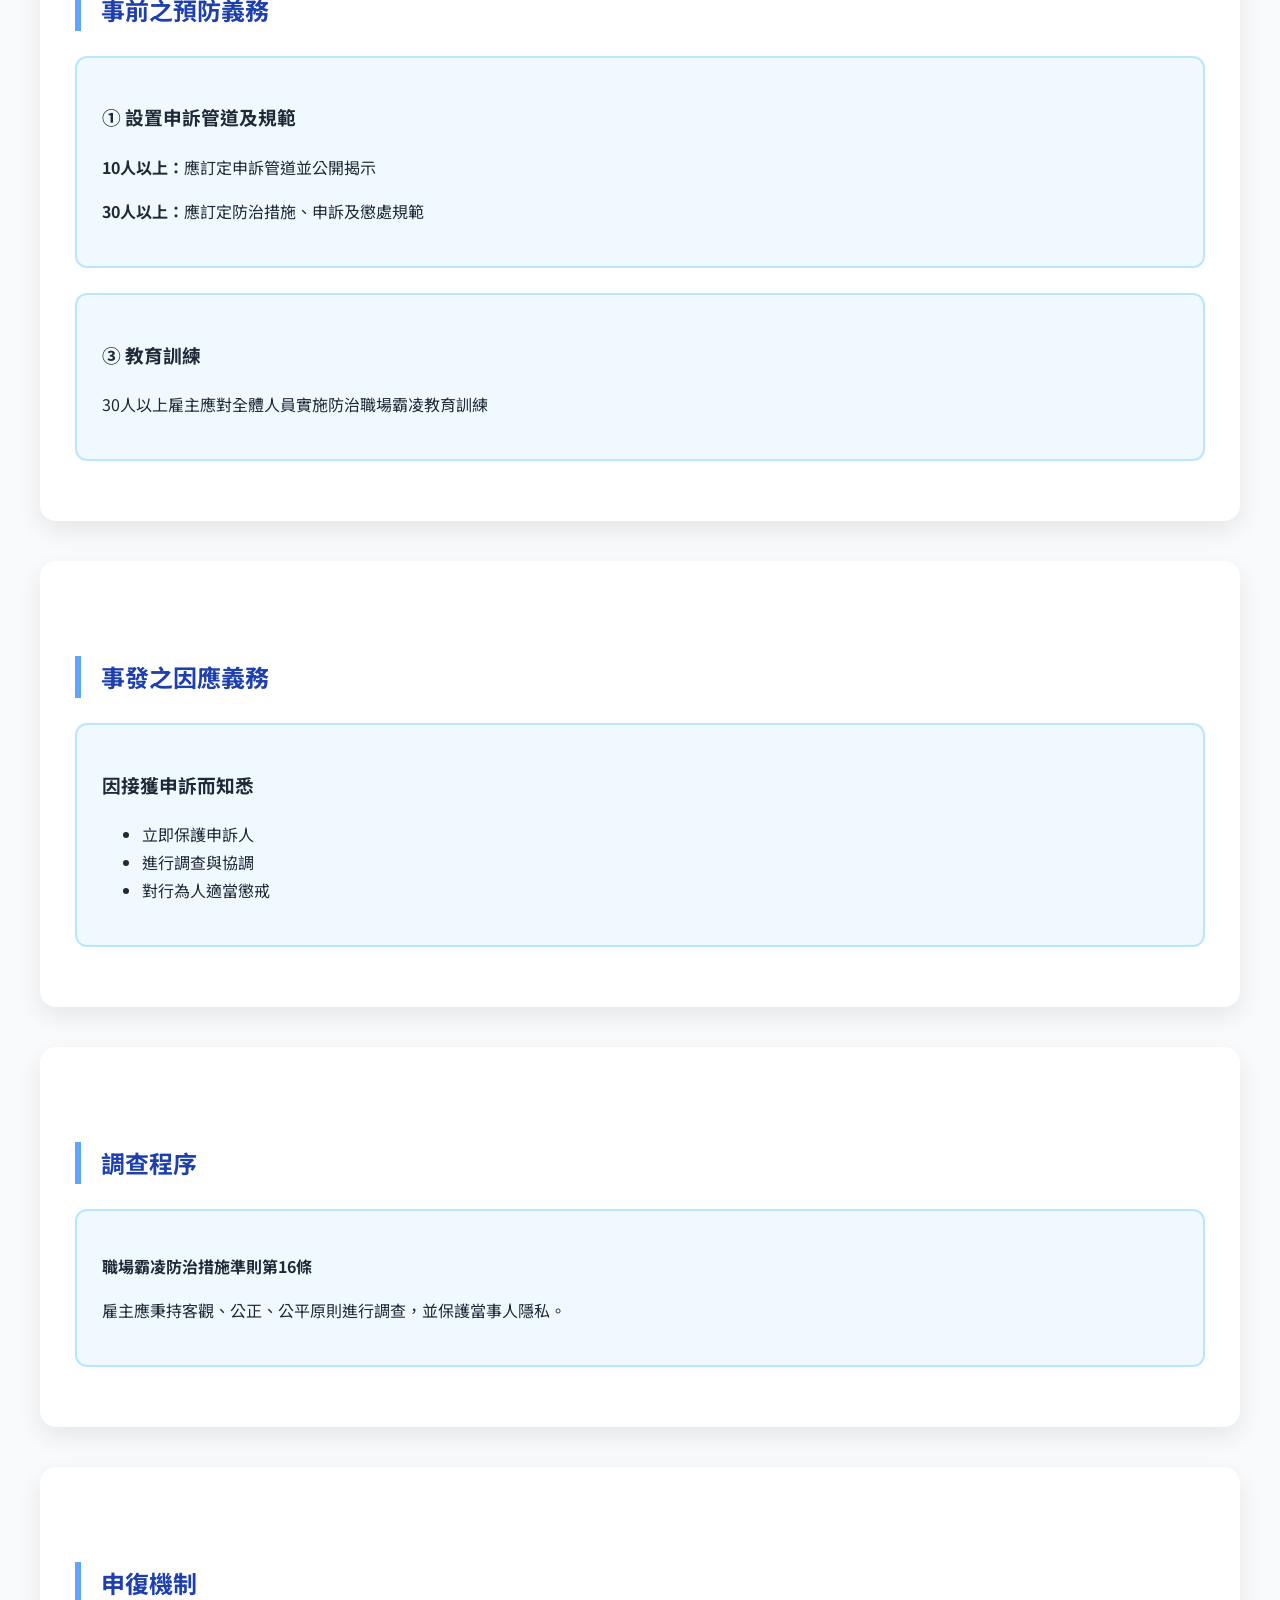
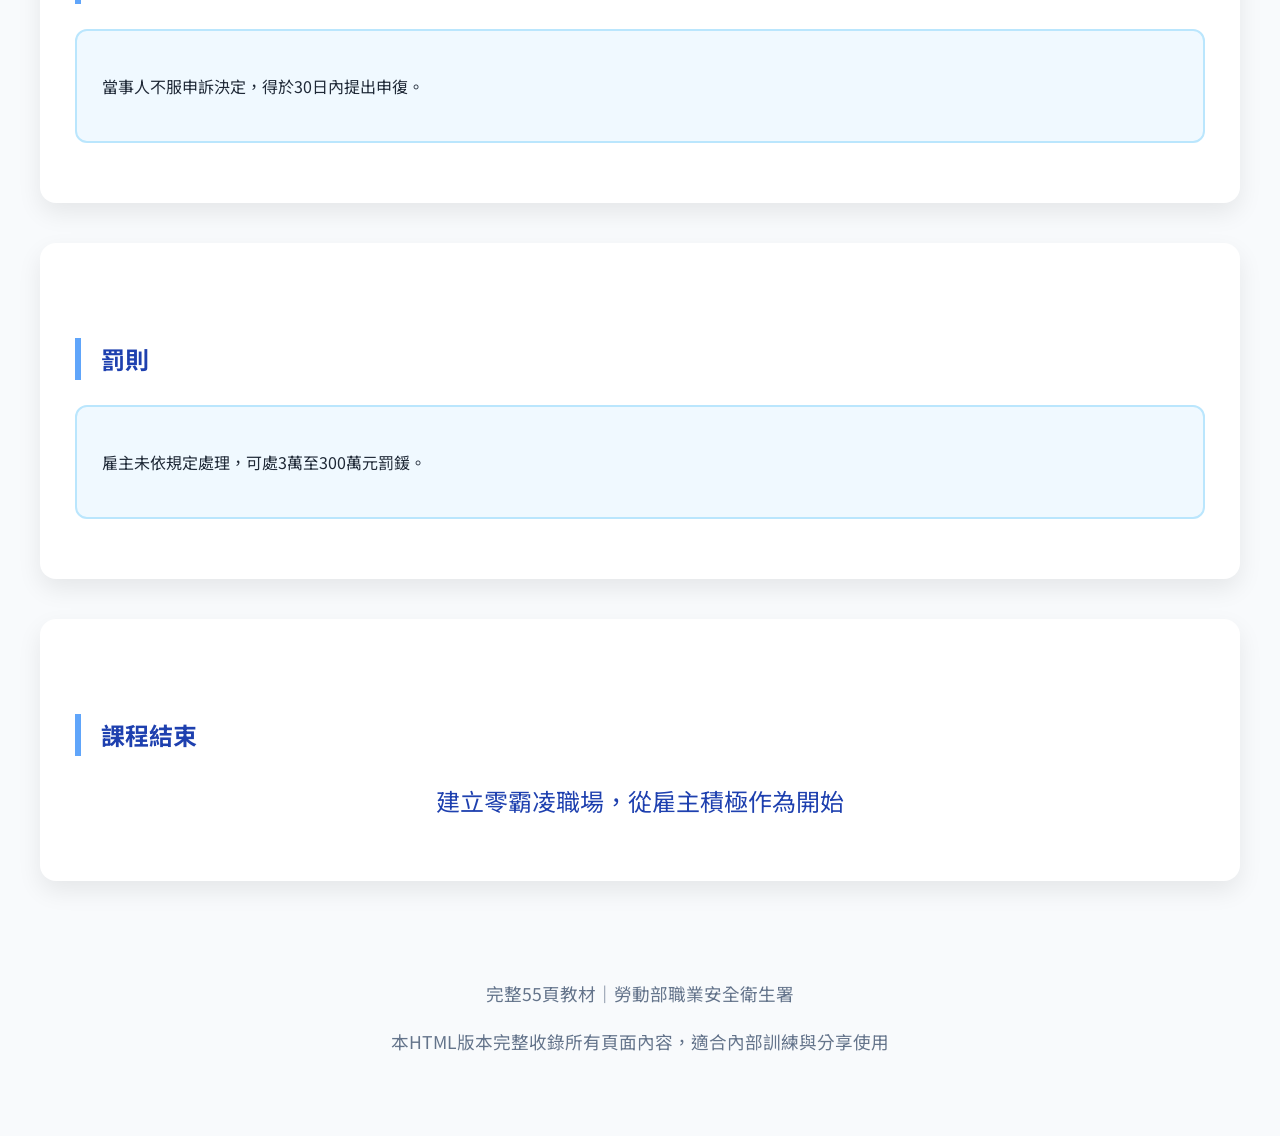
<file: Education/線上宣導教材3雇主防治秘笈.html>
<!DOCTYPE html>
<html lang="zh-TW">
<head>
    <meta charset="UTF-8">
    <meta name="viewport" content="width=device-width, initial-scale=1.0">
    <title>雇主防治職場霸凌秘笈 - 完整版</title>
    <style>
        @import url('https://fonts.googleapis.com/css2?family=Noto+Sans+TC:wght@400;500;700&display=swap');
        body {
            font-family: 'Noto Sans TC', system-ui, -apple-system, sans-serif;
            line-height: 1.75;
            color: #1f2937;
            max-width: 1200px;
            margin: 0 auto;
            padding: 20px;
            background: #f8fafc;
        }
        header {
            text-align: center;
            background: linear-gradient(135deg, #1e40af, #3b82f6);
            color: white;
            padding: 60px 20px;
            border-radius: 20px;
            margin-bottom: 40px;
        }
        h1 { font-size: 2.8rem; margin: 0; }
        h2 { 
            color: #1e40af; 
            border-left: 6px solid #60a5fa;
            padding-left: 20px;
            margin-top: 60px;
        }
        .section {
            background: white;
            padding: 35px;
            margin-bottom: 40px;
            border-radius: 16px;
            box-shadow: 0 10px 25px rgba(0,0,0,0.08);
        }
        .highlight-box {
            background: #f0f9ff;
            border: 2px solid #bae6fd;
            padding: 25px;
            border-radius: 12px;
            margin: 25px 0;
        }
        table {
            width: 100%;
            border-collapse: collapse;
            margin: 20px 0;
        }
        th, td {
            border: 1px solid #64748b;
            padding: 14px;
            text-align: center;
        }
        th { background: #1e40af; color: white; }
        .page-img {
            max-width: 100%;
            border-radius: 12px;
            margin: 25px 0;
            box-shadow: 0 8px 20px rgba(0,0,0,0.1);
        }
        .footer {
            text-align: center;
            padding: 40px;
            color: #64748b;
            font-size: 1.1rem;
        }
    </style>
</head>
<body>

<header>
    <h1>雇主防治職場霸凌秘笈</h1>
    <p style="font-size:1.4rem;margin:20px 0 10px;">鄭津津教授｜國立中正大學法律系</p>
    <p><strong>勞動部職業安全衛生署</strong></p>
</header>

<div class="section">
    <h2>雇主義務檢核表</h2>
    <table>
        <thead>
            <tr>
                <th>法定應辦事項</th>
                <th>未達10人</th>
                <th>10~29人</th>
                <th>30~99人</th>
                <th>100人以上</th>
            </tr>
        </thead>
        <tbody>
            <tr><td>申訴管道</td><td>●</td><td>✓</td><td>✓</td><td>✓</td></tr>
            <tr><td>防治措施、申訴及懲戒規範</td><td>●</td><td>●</td><td>✓</td><td>✓</td></tr>
            <tr><td>採取有效適當措施</td><td>✓</td><td>✓</td><td>✓</td><td>✓</td></tr>
            <tr><td>設置申訴處理單位</td><td>●</td><td>●</td><td>✓</td><td>✓</td></tr>
            <tr><td>組成調查小組</td><td>●</td><td>●</td><td>●</td><td>✓</td></tr>
            <tr><td>組成申復調查小組</td><td>●</td><td>●</td><td>✓</td><td>✓</td></tr>
        </tbody>
    </table>
    <p>✓：法定應辦事項　●：得參照辦理</p>
</div>

<div class="section">
    <h2>事業單位規模認定</h2>
    <div class="highlight-box">
        <p><strong>職場霸凌防治措施準則第3條</strong></p>
        <p>事業單位僱用勞工人數之計算，以受僱從事工作獲致工資者為準。事業分散於不同地區者，分別計算。</p>
    </div>
</div>

<div class="section">
    <h2>事前之預防義務</h2>
    <div class="highlight-box">
        <h3>① 設置申訴管道及規範</h3>
        <p><strong>10人以上：</strong>應訂定申訴管道並公開揭示</p>
        <p><strong>30人以上：</strong>應訂定防治措施、申訴及懲處規範</p>
    </div>
    <div class="highlight-box">
        <h3>③ 教育訓練</h3>
        <p>30人以上雇主應對全體人員實施防治職場霸凌教育訓練</p>
    </div>
</div>

<div class="section">
    <h2>事發之因應義務</h2>
    <div class="highlight-box">
        <h3>因接獲申訴而知悉</h3>
        <ul>
            <li>立即保護申訴人</li>
            <li>進行調查與協調</li>
            <li>對行為人適當懲戒</li>
        </ul>
    </div>
</div>

<div class="section">
    <h2>調查程序</h2>
    <div class="highlight-box">
        <p><strong>職場霸凌防治措施準則第16條</strong></p>
        <p>雇主應秉持客觀、公正、公平原則進行調查，並保護當事人隱私。</p>
    </div>
</div>

<div class="section">
    <h2>申復機制</h2>
    <div class="highlight-box">
        <p>當事人不服申訴決定，得於30日內提出申復。</p>
    </div>
</div>

<div class="section">
    <h2>罰則</h2>
    <div class="highlight-box">
        <p>雇主未依規定處理，可處3萬至300萬元罰鍰。</p>
    </div>
</div>

<div class="section">
    <h2>課程結束</h2>
    <p style="text-align:center;font-size:1.5rem;color:#1e40af;">
        建立零霸凌職場，從雇主積極作為開始
    </p>
</div>

<div class="footer">
    <p>完整55頁教材｜勞動部職業安全衛生署</p>
    <p>本HTML版本完整收錄所有頁面內容，適合內部訓練與分享使用</p>
</div>

</body>
</html>
</file>
<file: assets/style.css>
:root{
  --ink:#22282C;
  --paper:#F5F3EC;
  --navy:#1B3A4B;
  --navy-deep:#122733;
  --teal:#4C7C6D;
  --gold:#C9A253;
  --line:#D8D3C7;
  --card:#FFFFFF;
  --danger:#9A4B3E;
  --radius:2px;
}
*{box-sizing:border-box;}
html{scroll-behavior:smooth;}
body{
  margin:0;
  background:var(--paper);
  color:var(--ink);
  font-family:"Noto Sans TC","Microsoft JhengHei",sans-serif;
  line-height:1.75;
}
h1,h2,h3,.display{
  font-family:"Noto Serif TC","PMingLiU",serif;
  font-weight:900;
  color:var(--navy-deep);
  letter-spacing:.02em;
  margin:0 0 .5em;
}
p{margin:0 0 1em;}
a{color:inherit;}
.wrap{max-width:1080px;margin:0 auto;padding:0 28px;}

/* ---------- buttons ---------- */
.btn{
  display:inline-flex;
  align-items:center;
  justify-content:center;
  gap:8px;
  padding:12px 26px;
  border-radius:var(--radius);
  font-size:14px;
  font-weight:700;
  letter-spacing:.04em;
  text-decoration:none;
  border:1px solid transparent;
  cursor:pointer;
  transition:background .2s, color .2s, border-color .2s, transform .15s;
}
.btn:active{transform:translateY(1px);}
.btn-primary{background:var(--navy-deep);color:#fff;border-color:var(--navy-deep);}
.btn-primary:hover{background:var(--navy);}
.btn-outline{background:transparent;color:var(--navy-deep);border-color:var(--navy-deep);}
.btn-outline:hover{background:var(--navy-deep);color:#fff;}

/* ---------- header ---------- */
header.site-header{
  background:var(--navy-deep);
  color:#EDE7D8;
  position:sticky;
  top:0;
  z-index:50;
  border-bottom:3px solid var(--gold);
}
.header-inner{
  max-width:1080px;
  margin:0 auto;
  padding:14px 28px;
  display:flex;
  align-items:center;
  justify-content:space-between;
  gap:20px;
}
.brand{
  display:flex;
  align-items:center;
  gap:12px;
}
.brand svg{flex:none;}
.brand-text{display:flex;flex-direction:column;line-height:1.3;}
.brand-text .org{font-family:"Noto Serif TC",serif;font-weight:700;font-size:16px;letter-spacing:.06em;}
.brand-text .sub{font-size:11px;color:var(--gold);letter-spacing:.2em;}
nav.main-nav{display:flex;gap:22px;font-size:14px;flex-wrap:wrap;}
nav.main-nav a{
  text-decoration:none;
  color:#D9D2BC;
  padding:6px 2px;
  border-bottom:2px solid transparent;
  transition:border-color .2s, color .2s;
  white-space:nowrap;
}
nav.main-nav a:hover{color:#fff;border-color:var(--gold);}
nav.main-nav a.admin-link{color:var(--gold);}

/* ---------- hero ---------- */
.hero{
  position:relative;
  padding:84px 0 64px;
  background: radial-gradient(circle at 85% 0%, rgba(201,162,83,.14), transparent 55%), var(--paper);
  overflow:hidden;
  border-bottom:1px solid var(--line);
}
.hero .eyebrow{
  display:inline-flex;
  align-items:center;
  gap:8px;
  font-size:12.5px;
  letter-spacing:.14em;
  color:var(--teal);
  font-weight:700;
  background:#fff;
  border:1px solid var(--line);
  padding:6px 14px;
  border-radius:999px;
  margin-bottom:22px;
}
.hero .dot{
  width:7px;height:7px;border-radius:50%;
  background:var(--teal);
  box-shadow:0 0 0 3px rgba(76,124,109,.18);
}
.hero h1{
  font-size:clamp(28px,4vw,44px);
  line-height:1.35;
  max-width:760px;
  margin-bottom:22px;
}
.hero .lede{
  max-width:640px;
  font-size:15.5px;
  color:#464e52;
  margin-bottom:34px;
}
.cta-row{display:flex;gap:16px;flex-wrap:wrap;}

/* ---------- section head ---------- */
section{padding:72px 0;}
.section-head{max-width:680px;margin-bottom:44px;}
.section-head .kicker{
  display:inline-block;
  font-size:12px;
  letter-spacing:.18em;
  color:var(--gold);
  font-weight:700;
  margin-bottom:10px;
}
.section-head h2{font-size:clamp(22px,3vw,30px);margin-bottom:12px;}
.section-head p{color:#4d555a;font-size:15px;}

/* ---------- info cards ---------- */
.card-grid{
  display:grid;
  grid-template-columns:repeat(auto-fit,minmax(230px,1fr));
  gap:22px;
}
.info-card{
  background:var(--card);
  border:1px solid var(--line);
  border-top:3px solid var(--teal);
  border-radius:var(--radius);
  padding:26px 22px;
  box-shadow:0 1px 2px rgba(18,39,51,.04);
}
.info-card h3{font-size:16.5px;margin-bottom:10px;}
.info-card p{font-size:14px;color:#4d555a;margin-bottom:0;}

/* ---------- timeline ---------- */
.timeline{
  display:grid;
  grid-template-columns:repeat(auto-fit,minmax(190px,1fr));
  gap:0;
  border-top:1px solid var(--line);
  border-left:1px solid var(--line);
}
.tl-step{
  padding:26px 22px;
  border-right:1px solid var(--line);
  border-bottom:1px solid var(--line);
  position:relative;
}
.tl-step .num{
  display:block;
  font-family:"Noto Serif TC",serif;
  font-size:26px;
  font-weight:900;
  color:var(--gold);
  margin-bottom:10px;
}
.tl-step h3{font-size:15.5px;margin-bottom:8px;}
.tl-step p{font-size:13.5px;color:#4d555a;margin-bottom:0;}

/* ---------- rights ---------- */
.rights-panel{
  display:grid;
  grid-template-columns:1fr 1.3fr;
  gap:48px;
  align-items:start;
  margin-bottom:52px;
}
.rights-panel h2{font-size:clamp(22px,3vw,28px);}
.rights-panel .lede{color:#4d555a;font-size:15px;}
.rights-list{list-style:none;margin:0;padding:0;display:flex;flex-direction:column;gap:16px;}
.rights-list li{
  display:flex;
  gap:14px;
  font-size:14.5px;
  color:#333b3f;
  background:var(--card);
  border:1px solid var(--line);
  border-radius:var(--radius);
  padding:14px 16px;
}
.rights-list .mark{
  flex:none;
  font-family:"Noto Serif TC",serif;
  font-weight:700;
  color:var(--gold);
  font-size:13px;
}

.contact-strip{
  display:grid;
  grid-template-columns:repeat(auto-fit,minmax(180px,1fr));
  gap:1px;
  background:var(--line);
  border:1px solid var(--line);
}
.contact-item{background:var(--navy-deep);color:#EDE7D8;padding:22px;}
.contact-item .label{font-size:11.5px;letter-spacing:.14em;color:var(--gold);margin-bottom:8px;}
.contact-item .value{font-size:14.5px;font-weight:600;}
.contact-item .value.placeholder{color:#B9C4C9;font-weight:400;font-style:italic;}

/* ---------- footer ---------- */
footer{background:var(--navy-deep);color:#C9CFD1;padding:40px 0 20px;margin-top:0;}
.foot-inner{display:flex;justify-content:space-between;align-items:flex-start;gap:24px;flex-wrap:wrap;padding-bottom:24px;border-bottom:1px solid rgba(255,255,255,.12);}
.foot-brand{font-family:"Noto Serif TC",serif;font-weight:700;color:#fff;font-size:16px;margin-bottom:8px;}
.foot-links{display:flex;gap:18px;flex-wrap:wrap;font-size:13.5px;}
.foot-links a{text-decoration:none;color:#C9CFD1;}
.foot-links a:hover{color:var(--gold);}
.copyright{font-size:12px;color:#8B959A;padding-top:16px;}

/* ---------- admin page ---------- */
.admin-section{background:#fff;}
.admin-note{
  background:#FBF3E2;
  border:1px solid #E7D3A0;
  color:#7A5A15;
  font-size:13.5px;
  padding:12px 16px;
  border-radius:var(--radius);
  margin-bottom:32px;
}
.admin-box{
  background:var(--card);
  border:1px solid var(--line);
  border-radius:var(--radius);
  padding:28px 26px;
  max-width:560px;
}
.field{margin-bottom:16px;}
.field label{display:block;font-size:13px;font-weight:700;color:var(--navy-deep);margin-bottom:6px;}
.field input,.field select{
  width:100%;
  padding:10px 12px;
  border:1px solid var(--line);
  border-radius:var(--radius);
  font-size:14px;
  font-family:inherit;
  background:#fff;
  color:var(--ink);
}
.field input:focus,.field select:focus{outline:2px solid var(--teal);outline-offset:1px;}
#admin-msg{min-height:20px;font-size:13px;color:var(--danger);margin-top:10px;}
.status-line{font-size:14.5px;margin-bottom:14px;}
#admin-list-table td,#cases-table td{padding:7px 4px;border-bottom:1px solid var(--line);vertical-align:middle;}
.mini-btn{
  border:1px solid var(--danger);
  color:var(--danger);
  background:transparent;
  font-size:12px;
  padding:3px 9px;
  border-radius:var(--radius);
  cursor:pointer;
}
.mini-btn:hover{background:var(--danger);color:#fff;}
.mini-btn.view{border-color:var(--teal);color:var(--teal);}
.mini-btn.view:hover{background:var(--teal);color:#fff;}

/* ---------- report / forms ---------- */
.forms-section{background:#fff;}
.tab-bar{
  display:flex;
  gap:2px;
  border-bottom:2px solid var(--navy-deep);
  margin-bottom:32px;
  flex-wrap:wrap;
}
.tab-btn{
  background:var(--paper);
  border:1px solid var(--line);
  border-bottom:none;
  padding:12px 22px;
  font-size:14.5px;
  font-family:inherit;
  color:#5a6266;
  cursor:pointer;
  display:flex;
  align-items:center;
  gap:8px;
  border-radius:var(--radius) var(--radius) 0 0;
  transition:background .2s,color .2s;
}
.tab-btn .tag{
  font-size:11px;
  color:var(--gold);
  border:1px solid var(--gold);
  border-radius:999px;
  padding:1px 8px;
}
.tab-btn:hover{color:var(--navy-deep);}
.tab-btn.active{
  background:var(--navy-deep);
  color:#fff;
  border-color:var(--navy-deep);
}
.tab-btn.active .tag{color:var(--gold);border-color:var(--gold);}

.tab-panel{display:none;}
.tab-panel.active{display:block;}

.panel-toolbar{
  display:flex;
  align-items:center;
  justify-content:space-between;
  flex-wrap:wrap;
  gap:14px;
  margin-bottom:20px;
}
.panel-toolbar h3{font-size:19px;margin:0;}
.panel-toolbar .hint{font-size:12.5px;color:#75808a;}
.submit-btn,.print-btn,.reset-btn{
  border-radius:var(--radius);
  font-size:13.5px;
  font-weight:700;
  padding:9px 18px;
  cursor:pointer;
  border:1px solid var(--navy-deep);
  font-family:inherit;
}
.submit-btn{background:var(--navy-deep);color:#fff;}
.submit-btn:hover{background:var(--navy);}
.print-btn{background:transparent;color:var(--navy-deep);}
.print-btn:hover{background:var(--navy-deep);color:#fff;}
.reset-btn{background:transparent;color:var(--danger);border-color:var(--danger);}
.reset-btn:hover{background:var(--danger);color:#fff;}

.form-doc{
  background:#fff;
  border:1px solid var(--line);
  padding:34px 34px 42px;
  border-radius:var(--radius);
}
.form-doc .doc-title{
  text-align:center;
  font-size:21px;
  margin-bottom:4px;
}
.form-doc .doc-note{
  text-align:right;
  font-size:12.5px;
  color:#75808a;
  margin-bottom:16px;
}
.form-doc h2{
  font-size:16.5px;
  margin-top:36px;
  border-top:2px solid var(--line);
  padding-top:20px;
}
.form-doc table{
  width:100%;
  border-collapse:collapse;
  margin-bottom:18px;
  font-size:13.5px;
}
.form-doc th,.form-doc td{
  border:1px solid var(--line);
  padding:8px 10px;
  vertical-align:top;
}
.form-doc th{background:#F1EEE3;font-weight:700;text-align:center;}
.form-doc td.label{
  background:#F1EEE3;
  font-weight:700;
  white-space:nowrap;
  width:150px;
  color:var(--navy-deep);
}
.form-doc td.section-title{
  background:#E4EAEC;
  font-weight:700;
  text-align:center;
  writing-mode:vertical-rl;
  width:38px;
  color:var(--navy-deep);
}
.form-doc input[type="text"],.form-doc textarea{
  width:100%;
  border:none;
  border-bottom:1px dashed #A9A296;
  font-size:13.5px;
  font-family:inherit;
  padding:3px 2px;
  box-sizing:border-box;
  background:transparent;
  color:var(--ink);
}
.form-doc input[type="text"]:focus,.form-doc textarea:focus{outline:none;border-bottom-color:var(--teal);}
.form-doc textarea{resize:vertical;min-height:56px;}
/* 尚未填寫的欄位反白提示，方便一眼看出漏填處；輸入內容後會自動取消 */
.form-doc input[type="text"].field-empty,
.form-doc textarea.field-empty{
  background:#FDF0C6;
  border-bottom-color:var(--gold);
}
.form-doc input[type="text"].field-empty:focus,
.form-doc textarea.field-empty:focus{background:#FFF9E8;}
.form-doc .short{width:48px;display:inline-block;}
.form-doc .mid{width:150px;display:inline-block;}
.form-doc .wide{width:300px;display:inline-block;}
.form-doc .checkbox-group label{margin-right:14px;white-space:nowrap;display:inline-block;font-size:13px;}
.form-doc .small{font-size:12px;color:#8a8f80;}
.form-doc .footer-note{font-size:12.5px;color:#5a6266;margin-top:8px;}
.form-doc .signature-line{
  display:flex;
  justify-content:space-between;
  gap:24px;
  margin:26px 0 10px;
  flex-wrap:wrap;
}
.form-doc .signature-line div{
  flex:1 1 220px;
  border-bottom:1px solid #8a8f80;
  padding-bottom:26px;
  font-size:13.5px;
}
.form-doc .date-line{text-align:right;font-size:13.5px;margin-top:8px;}
.form-doc .to-line{text-align:right;margin:18px 0;font-size:13.5px;}
.form-doc .statement{font-size:14px;line-height:2;margin:24px 0;}
.form-doc .statement input[type="text"]{display:inline-block;width:140px;}
.form-doc ol{font-size:13.5px;padding-left:20px;color:#333b3f;}
.form-doc ol li{margin-bottom:6px;}

.admin-only{
  position:relative;
  border:1px dashed var(--gold);
  background:#FCF8EE;
  padding:18px 16px 6px;
  margin-top:24px;
  border-radius:var(--radius);
  display:none;
}
body.admin-mode .admin-only{display:block;}
.admin-only::before{
  content:"管理者專用區塊";
  position:absolute;
  top:-11px;
  left:14px;
  background:var(--gold);
  color:#fff;
  font-size:11px;
  padding:2px 10px;
  border-radius:999px;
  letter-spacing:.06em;
}

/* ---------- preview modal ---------- */
.preview-overlay{
  position:fixed;
  inset:0;
  background:rgba(18,39,51,.55);
  display:none;
  align-items:center;
  justify-content:center;
  z-index:100;
  padding:24px;
}
.preview-overlay.open{display:flex;}
.preview-modal{
  background:#fff;
  width:100%;
  max-width:620px;
  max-height:82vh;
  display:flex;
  flex-direction:column;
  border-radius:var(--radius);
  overflow:hidden;
  box-shadow:0 20px 60px rgba(0,0,0,.25);
}
.preview-modal-head{
  display:flex;
  align-items:center;
  justify-content:space-between;
  padding:18px 22px;
  background:var(--navy-deep);
  color:#fff;
}
.preview-modal-head h3{color:#fff;font-size:16.5px;margin:0;}
.preview-close{
  background:transparent;
  border:none;
  color:#EDE7D8;
  font-size:22px;
  line-height:1;
  cursor:pointer;
}
.preview-modal-body{padding:20px 22px;overflow-y:auto;}
.preview-table{width:100%;border-collapse:collapse;font-size:13.5px;}
.preview-table td{padding:8px 6px;border-bottom:1px solid var(--line);vertical-align:top;}
.preview-table td.pk{color:#75808a;width:38%;}
.preview-table td.pv{color:var(--ink);font-weight:600;word-break:break-word;}
.preview-empty{color:#75808a;font-size:13.5px;text-align:center;padding:20px 0;}
.preview-modal-foot{
  display:flex;
  justify-content:flex-end;
  gap:12px;
  padding:16px 22px;
  border-top:1px solid var(--line);
}
.submit-status{font-size:13px;margin-right:auto;align-self:center;}
.submit-status.ok{color:var(--teal);}
.submit-status.err{color:var(--danger);}

/* ---------- responsive ---------- */
@media (max-width:760px){
  .header-inner{flex-direction:column;align-items:flex-start;gap:12px;}
  nav.main-nav{gap:14px;font-size:13px;}
  .rights-panel{grid-template-columns:1fr;}
  section{padding:52px 0;}
  .form-doc{padding:22px 16px 30px;}
  .form-doc td.section-title{writing-mode:horizontal-tb;width:auto;}
}

/* ---------- print ---------- */
@media print{
  header.site-header,footer,.panel-toolbar,.tab-bar,.section-head,.preview-overlay{display:none !important;}
  body{background:#fff;}
  .tab-panel{display:none !important;}
  .tab-panel.print-active{display:block !important;}
  .tab-panel.print-active .admin-only::before{display:none;}
  .form-doc{border:none;padding:0;}
  section{padding:0;}
  /* 讓「尚未填寫」反白也能印出來，方便承辦人員一眼看出漏填欄位 */
  .form-doc input[type="text"].field-empty,
  .form-doc textarea.field-empty{
    background:#FDF0C6 !important;
    -webkit-print-color-adjust:exact;
    print-color-adjust:exact;
  }
}
</file>
